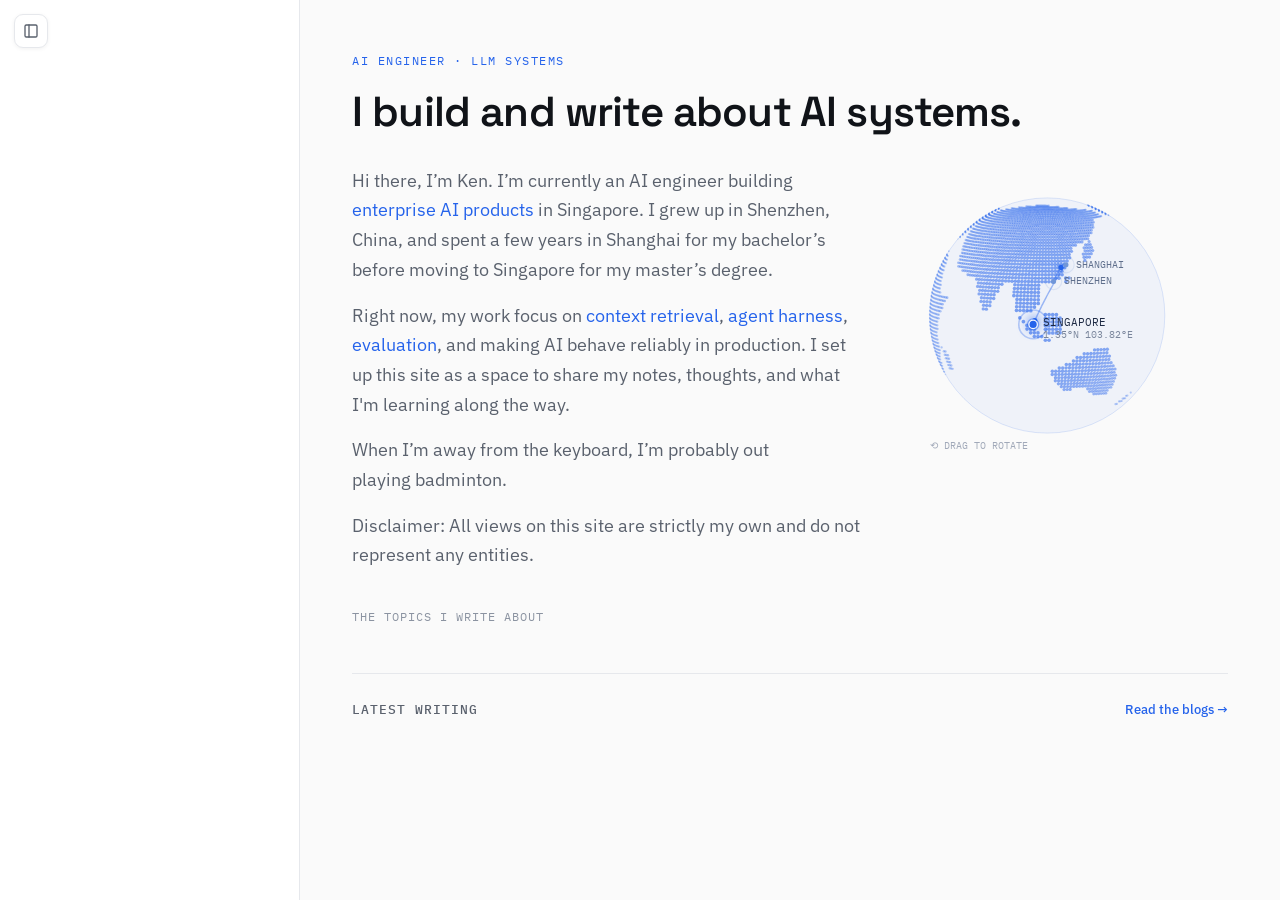
<file: index.html>
<!DOCTYPE html>
<html lang="en" data-theme="light">
<head>
<meta charset="UTF-8">
<meta name="viewport" content="width=device-width, initial-scale=1">
<link rel="icon" type="image/svg+xml" href="assets/favicon.svg">
<title>Ken Huang — AI Engineer</title>
<meta name="description" content="Ken Huang — AI engineer. Notes on building reliable systems with LLMs: retrieval, evals, fine-tuning.">
<meta name="author" content="Ken Huang">
<link rel="canonical" href="https://hzjken.dev/">
<meta property="og:type" content="website">
<meta property="og:site_name" content="Ken Huang">
<meta property="og:title" content="Ken Huang — AI Engineer">
<meta property="og:description" content="Ken Huang — AI engineer. Notes on building reliable systems with LLMs: retrieval, evals, fine-tuning.">
<meta property="og:url" content="https://hzjken.dev/">
<meta name="twitter:card" content="summary">
<script type="application/ld+json">
{"@context":"https://schema.org","@type":"Person","name":"Ken Huang","url":"https://hzjken.dev/","jobTitle":"AI Engineer","description":"AI engineer building enterprise AI products in Singapore. Notes on retrieval, evals, and agent harnesses.","knowsAbout":["RAG","LLM systems","AI agents","evaluation"]}
</script>
<link rel="preconnect" href="https://fonts.googleapis.com">
<link rel="preconnect" href="https://fonts.gstatic.com" crossorigin>
<link href="https://fonts.googleapis.com/css2?family=IBM+Plex+Sans:wght@400;500;600;700&family=IBM+Plex+Mono:wght@400;500&family=Space+Grotesk:wght@500;600;700&display=swap" rel="stylesheet">
<link rel="stylesheet" href="styles.css">
<script src="theme.js"></script>
</head>
<body>
<div class="layout">

  <aside class="sidebar" data-page="about"></aside>

  <main class="main">
    <div class="eyebrow">AI Engineer · LLM Systems</div>
    <h1 class="hero-title">I build and write about AI systems.</h1>

    <div class="intro">
      <div class="intro-copy">
        <p class="lead">Hi there, I’m Ken. I’m currently an AI engineer building <strong>enterprise AI products</strong> in Singapore. I grew up in Shenzhen, China, and spent a few years in Shanghai for my bachelor’s before moving to Singapore for my master’s degree.</p>
        <p class="lead">Right now, my work focus on <strong>context retrieval</strong>, <strong>agent harness</strong>, <strong>evaluation</strong>, and making AI behave reliably in production. I set up this site as a space to share my notes, thoughts, and what I'm learning along the way.</p>
        <p class="lead">When I’m away from the keyboard, I’m probably out playing badminton.</p>
        <p class="lead" style="margin-bottom:30px">Disclaimer: All views on this site are strictly my own and do not represent any entities.</p>
      </div>
      <world-globe class="hero-globe" network="on"></world-globe>
    </div>

    <div style="margin-bottom:36px">
      <div class="block-label">The topics I write about</div>
      <div class="topics"><!--SERIES:START--><!--SERIES:END--></div>
    </div>

    <div class="section-head">
      <h2>Latest writing</h2>
      <a class="link-accent" href="blogs.html">Read the blogs →</a>
    </div>
    <!--LATEST:START--><!--LATEST:END-->
  </main>

</div>
<script src="assets/globe.js"></script>
<script>
  // Keep the globe's theme in sync with the site's data-theme (it reads the
  // attribute every frame, so updating it here re-colours on the next paint).
  (function () {
    var root = document.documentElement;
    function sync() {
      var mode = root.getAttribute('data-theme') || 'light';
      document.querySelectorAll('world-globe').forEach(function (g) {
        g.setAttribute('theme', mode);
      });
    }
    sync();
    new MutationObserver(sync).observe(root, { attributes: true, attributeFilter: ['data-theme'] });
  })();
</script>
</body>
</html>
</file>
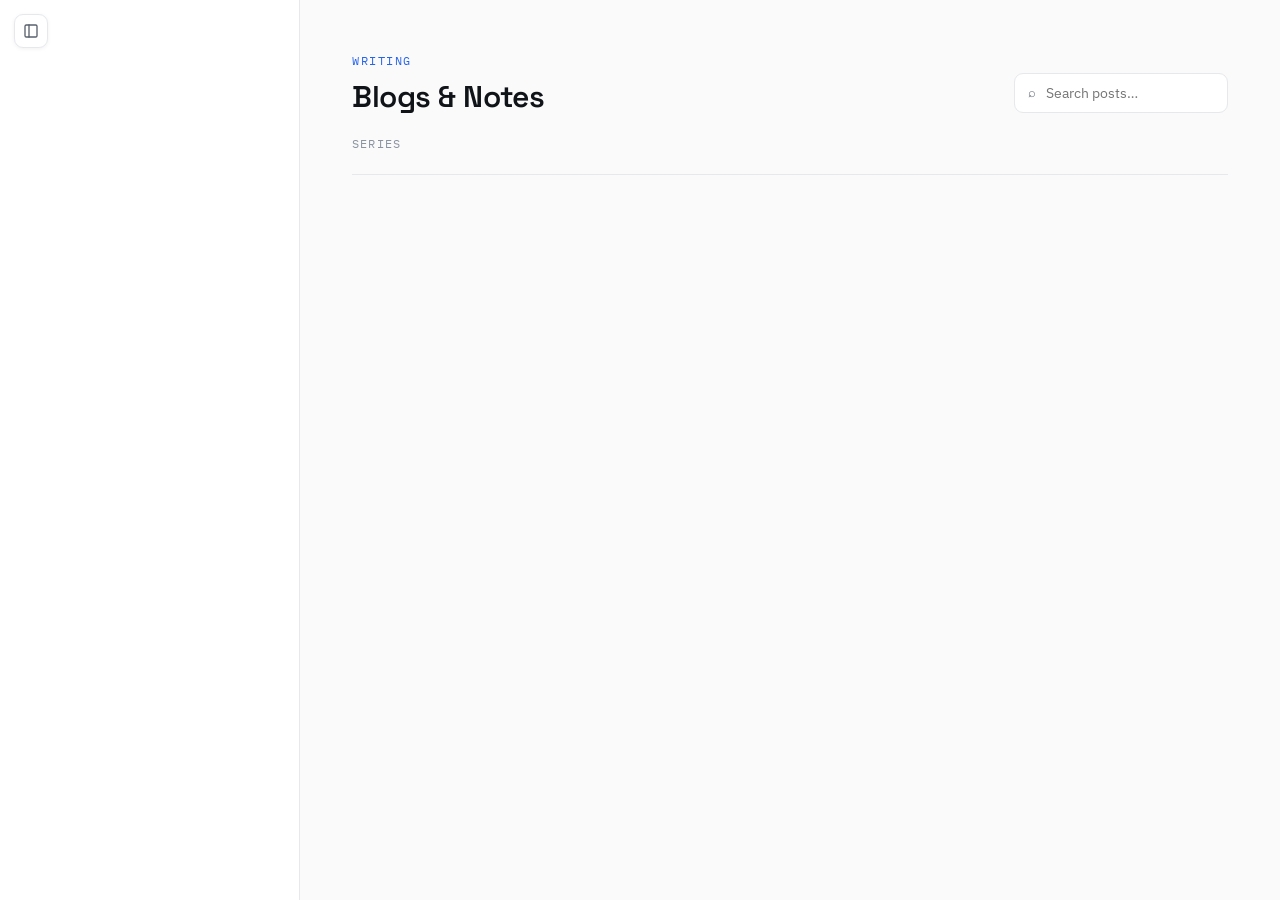
<file: blogs.html>
<!DOCTYPE html>
<html lang="en" data-theme="light">
<head>
<meta charset="UTF-8">
<meta name="viewport" content="width=device-width, initial-scale=1">
<link rel="icon" type="image/svg+xml" href="assets/favicon.svg">
<title>Blog — Ken Huang</title>
<meta name="description" content="Learning notes and essays on LLMs, retrieval, evals and fine-tuning.">
<meta name="author" content="Ken Huang">
<link rel="canonical" href="https://hzjken.dev/blogs.html">
<meta property="og:type" content="website">
<meta property="og:site_name" content="Ken Huang">
<meta property="og:title" content="Blog — Ken Huang">
<meta property="og:description" content="Learning notes and essays on LLMs, retrieval, evals and fine-tuning.">
<meta property="og:url" content="https://hzjken.dev/blogs.html">
<meta name="twitter:card" content="summary">
<link rel="preconnect" href="https://fonts.googleapis.com">
<link rel="preconnect" href="https://fonts.gstatic.com" crossorigin>
<link href="https://fonts.googleapis.com/css2?family=IBM+Plex+Sans:wght@400;500;600;700&family=IBM+Plex+Mono:wght@400;500&family=Space+Grotesk:wght@500;600;700&display=swap" rel="stylesheet">
<link rel="stylesheet" href="styles.css">
<script src="theme.js"></script>
</head>
<body>
<div class="layout">

  <aside class="sidebar" data-page="blog"></aside>

  <main class="main">
    <div class="page-head">
      <div>
        <div class="eyebrow" style="margin-bottom:10px">Writing</div>
        <h1 class="page-title">Blogs &amp; Notes</h1>
      </div>
      <div class="search"><span>⌕</span><input id="q" type="search" placeholder="Search posts…" autocomplete="off"></div>
    </div>

    <div class="filter-row" id="seriesFilters">
      <span class="filter-label">Series</span><!--SERIESFILTERS:START--><!--SERIESFILTERS:END-->
    </div>

    <div id="posts"><!--POSTS:START--><!--POSTS:END--></div>
    <p class="no-results" id="noResults">No posts match your search.</p>
  </main>

</div>

<script>
(function () {
  var q = document.getElementById('q');
  var seriesChips = [].slice.call(document.querySelectorAll('#seriesFilters .series-chip'));
  var rows = [].slice.call(document.querySelectorAll('#posts .post-row'));
  var noResults = document.getElementById('noResults');
  var activeSeries = 'all';

  function apply() {
    var term = (q.value || '').trim().toLowerCase();
    var shown = 0;
    rows.forEach(function (r) {
      var tags = (r.getAttribute('data-tags') || '').toLowerCase();
      var title = (r.getAttribute('data-title') || '').toLowerCase();
      var series = (r.getAttribute('data-series') || 'notes').toLowerCase();
      var matchSeries = activeSeries === 'all' || series === activeSeries.toLowerCase();
      var matchTerm = !term || title.indexOf(term) !== -1 || tags.indexOf(term) !== -1;
      var show = matchSeries && matchTerm;
      r.style.display = show ? '' : 'none';
      if (show) shown++;
    });
    noResults.style.display = shown ? 'none' : 'block';
  }

  seriesChips.forEach(function (c) {
    c.addEventListener('click', function () {
      seriesChips.forEach(function (x) { x.classList.remove('active'); });
      c.classList.add('active');
      activeSeries = c.getAttribute('data-series');
      apply();
    });
  });
  q.addEventListener('input', apply);

  // deep-link: blogs.html?series=<slug> (e.g. from "What I write about")
  var m = (location.search || '').match(/[?&]series=([^&]+)/);
  if (m) {
    var want = m[1].toLowerCase();
    var chip = seriesChips.filter(function (c) {
      return c.getAttribute('data-series').toLowerCase() === want;
    })[0];
    if (chip) chip.click();
  }
})();
</script>
</body>
</html>
</file>
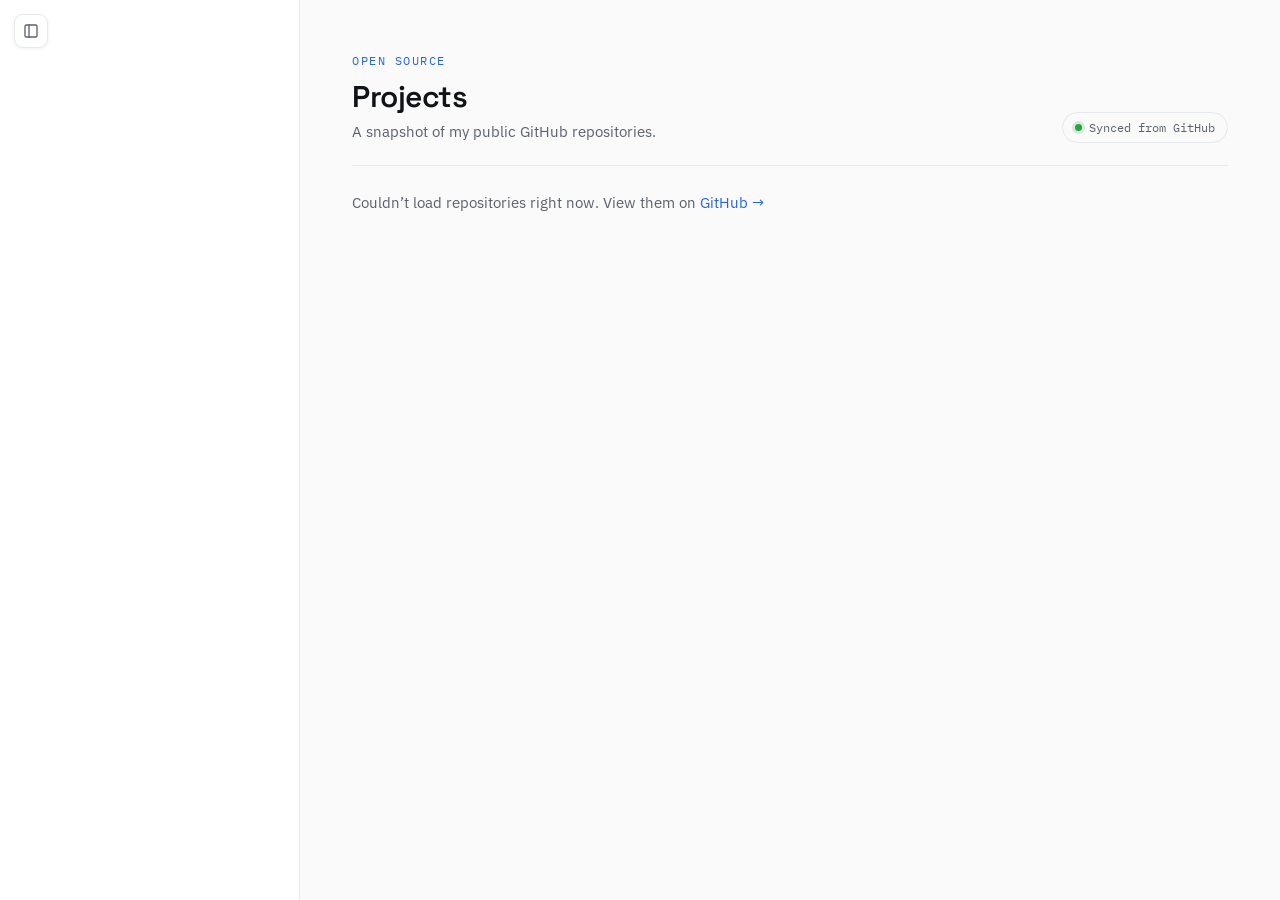
<file: projects.html>
<!DOCTYPE html>
<html lang="en" data-theme="light">
<head>
<meta charset="UTF-8">
<meta name="viewport" content="width=device-width, initial-scale=1">
<link rel="icon" type="image/svg+xml" href="assets/favicon.svg">
<title>Projects — Ken Huang</title>
<meta name="description" content="Open-source projects by Ken Huang.">
<meta name="author" content="Ken Huang">
<link rel="canonical" href="https://hzjken.dev/projects.html">
<meta property="og:type" content="website">
<meta property="og:site_name" content="Ken Huang">
<meta property="og:title" content="Projects — Ken Huang">
<meta property="og:description" content="Open-source projects by Ken Huang.">
<meta property="og:url" content="https://hzjken.dev/projects.html">
<meta name="twitter:card" content="summary">
<link rel="preconnect" href="https://fonts.googleapis.com">
<link rel="preconnect" href="https://fonts.gstatic.com" crossorigin>
<link href="https://fonts.googleapis.com/css2?family=IBM+Plex+Sans:wght@400;500;600;700&family=IBM+Plex+Mono:wght@400;500&family=Space+Grotesk:wght@500;600;700&display=swap" rel="stylesheet">
<link rel="stylesheet" href="styles.css">
<script src="theme.js"></script>
<script src="projects.js" defer></script>
</head>
<body>
<div class="layout">

  <aside class="sidebar" data-page="projects"></aside>

  <main class="main">
    <div class="proj-head">
      <div>
        <div class="eyebrow" style="margin-bottom:10px">Open source</div>
        <h1 class="page-title" style="margin-bottom:8px">Projects</h1>
        <p style="margin:0;font-size:14.5px;color:var(--muted)">A snapshot of my public GitHub repositories.</p>
      </div>
      <span class="synced"><span class="dot"></span>Synced from GitHub</span>
    </div>

    <div class="project-grid" id="project-grid" aria-busy="true">
      <p class="proj-note">Loading repositories from GitHub…</p>
    </div>
    <noscript>
      <p class="proj-note">Enable JavaScript to see live repositories, or browse them on
        <a href="https://github.com/hzjken?tab=repositories" target="_blank" rel="noopener">GitHub →</a></p>
    </noscript>
  </main>

</div>
</body>
</html>
</file>
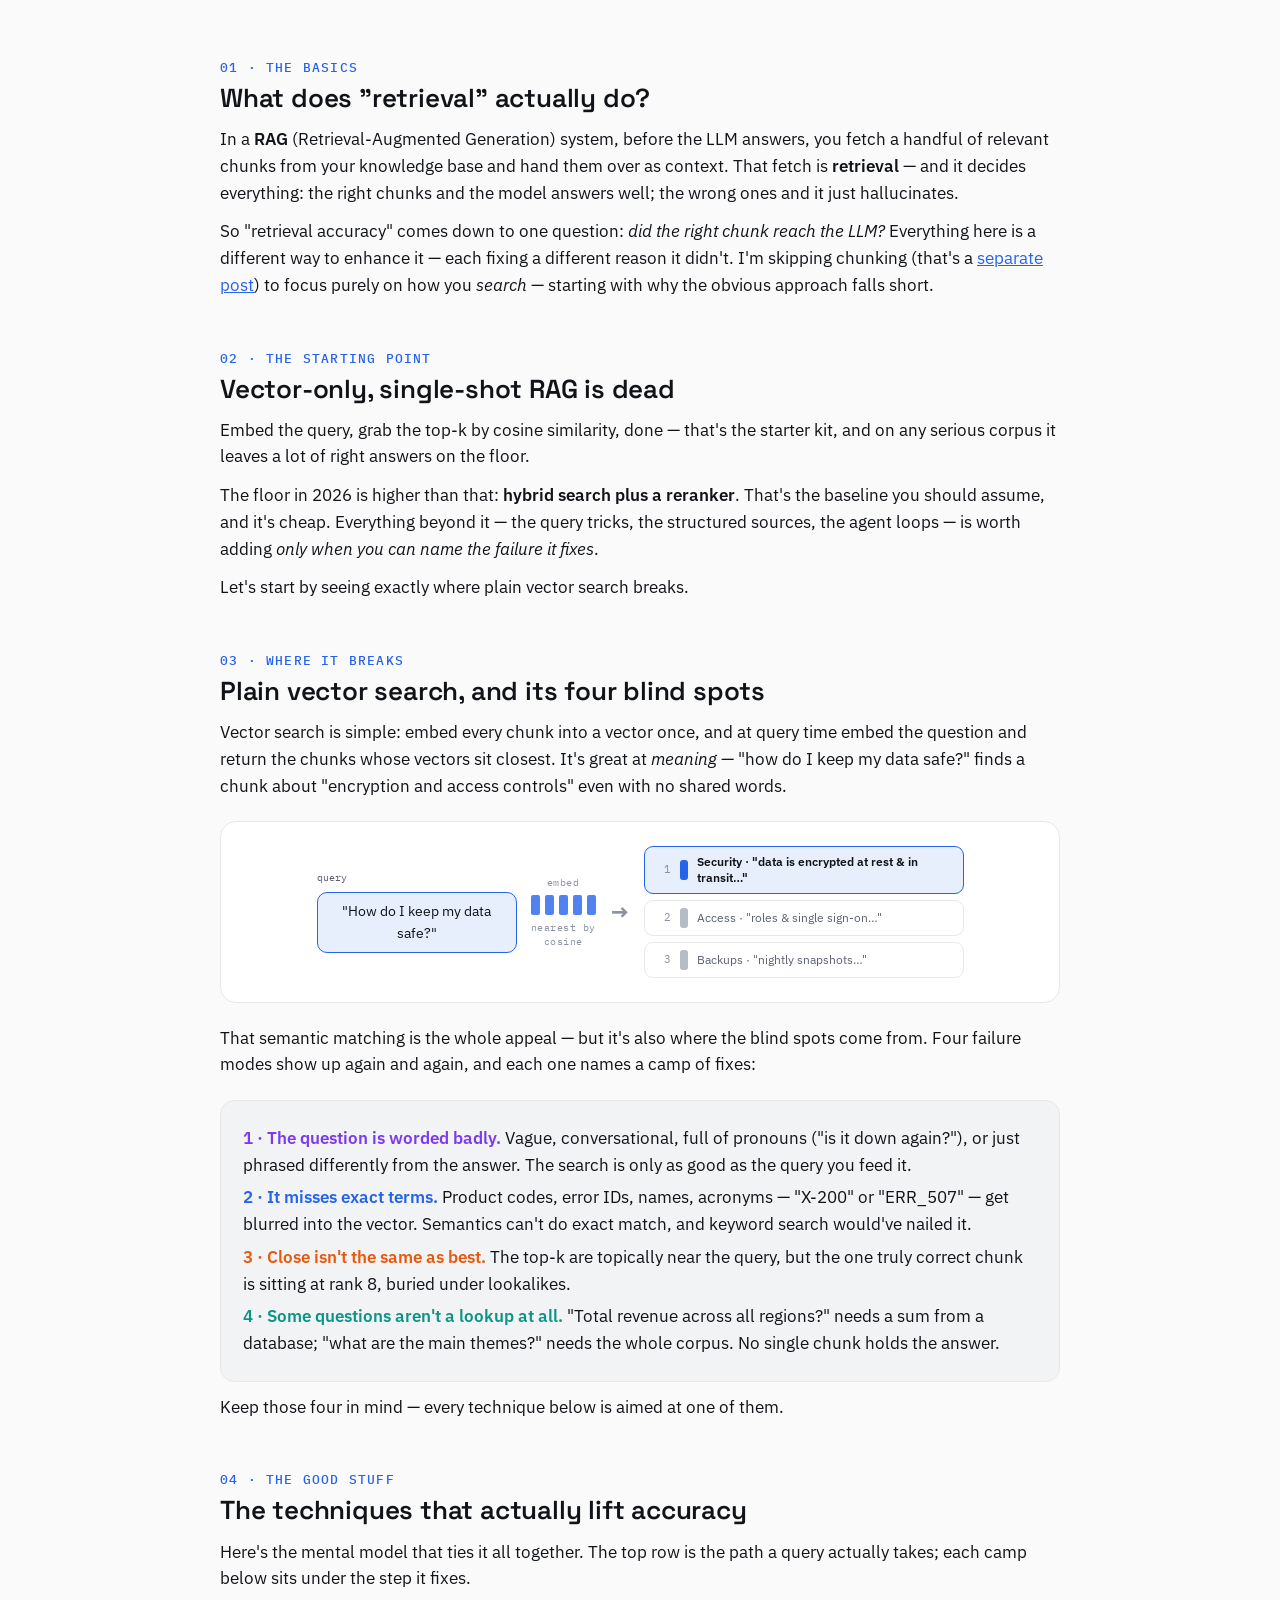
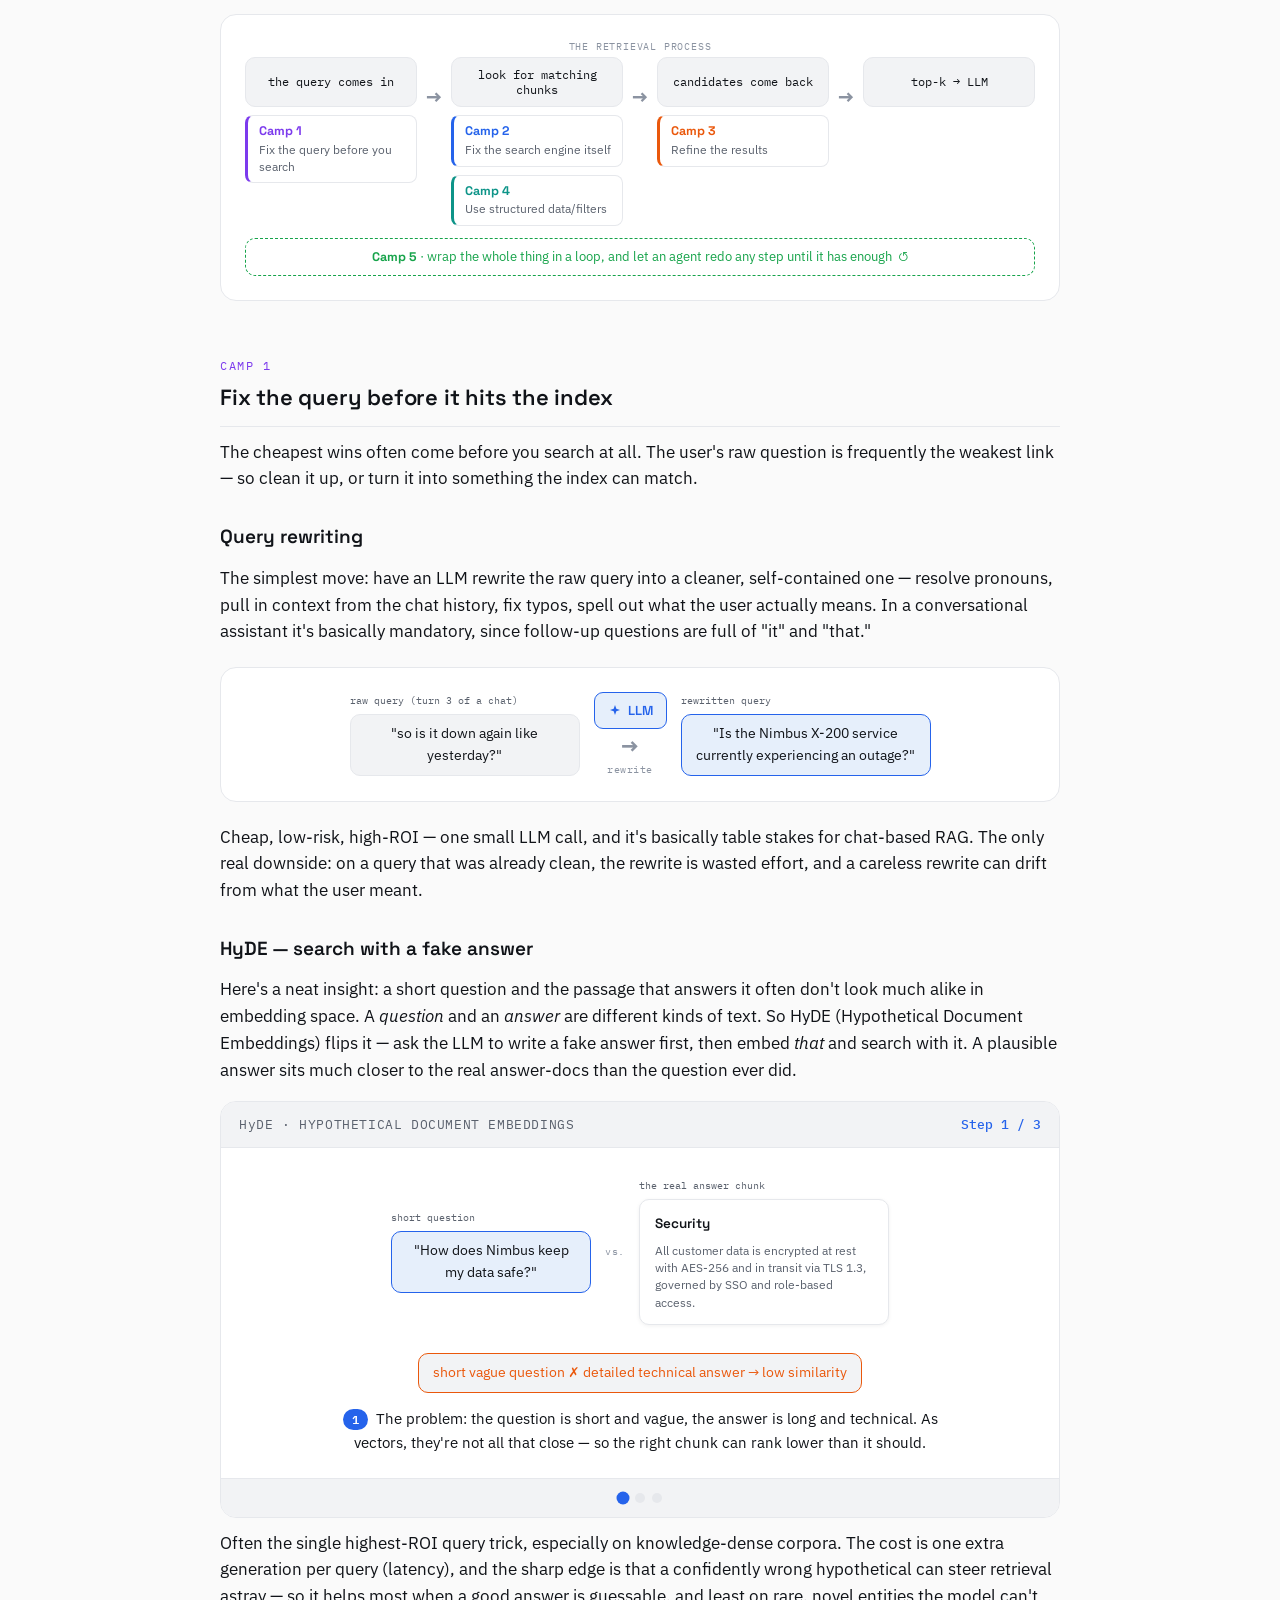
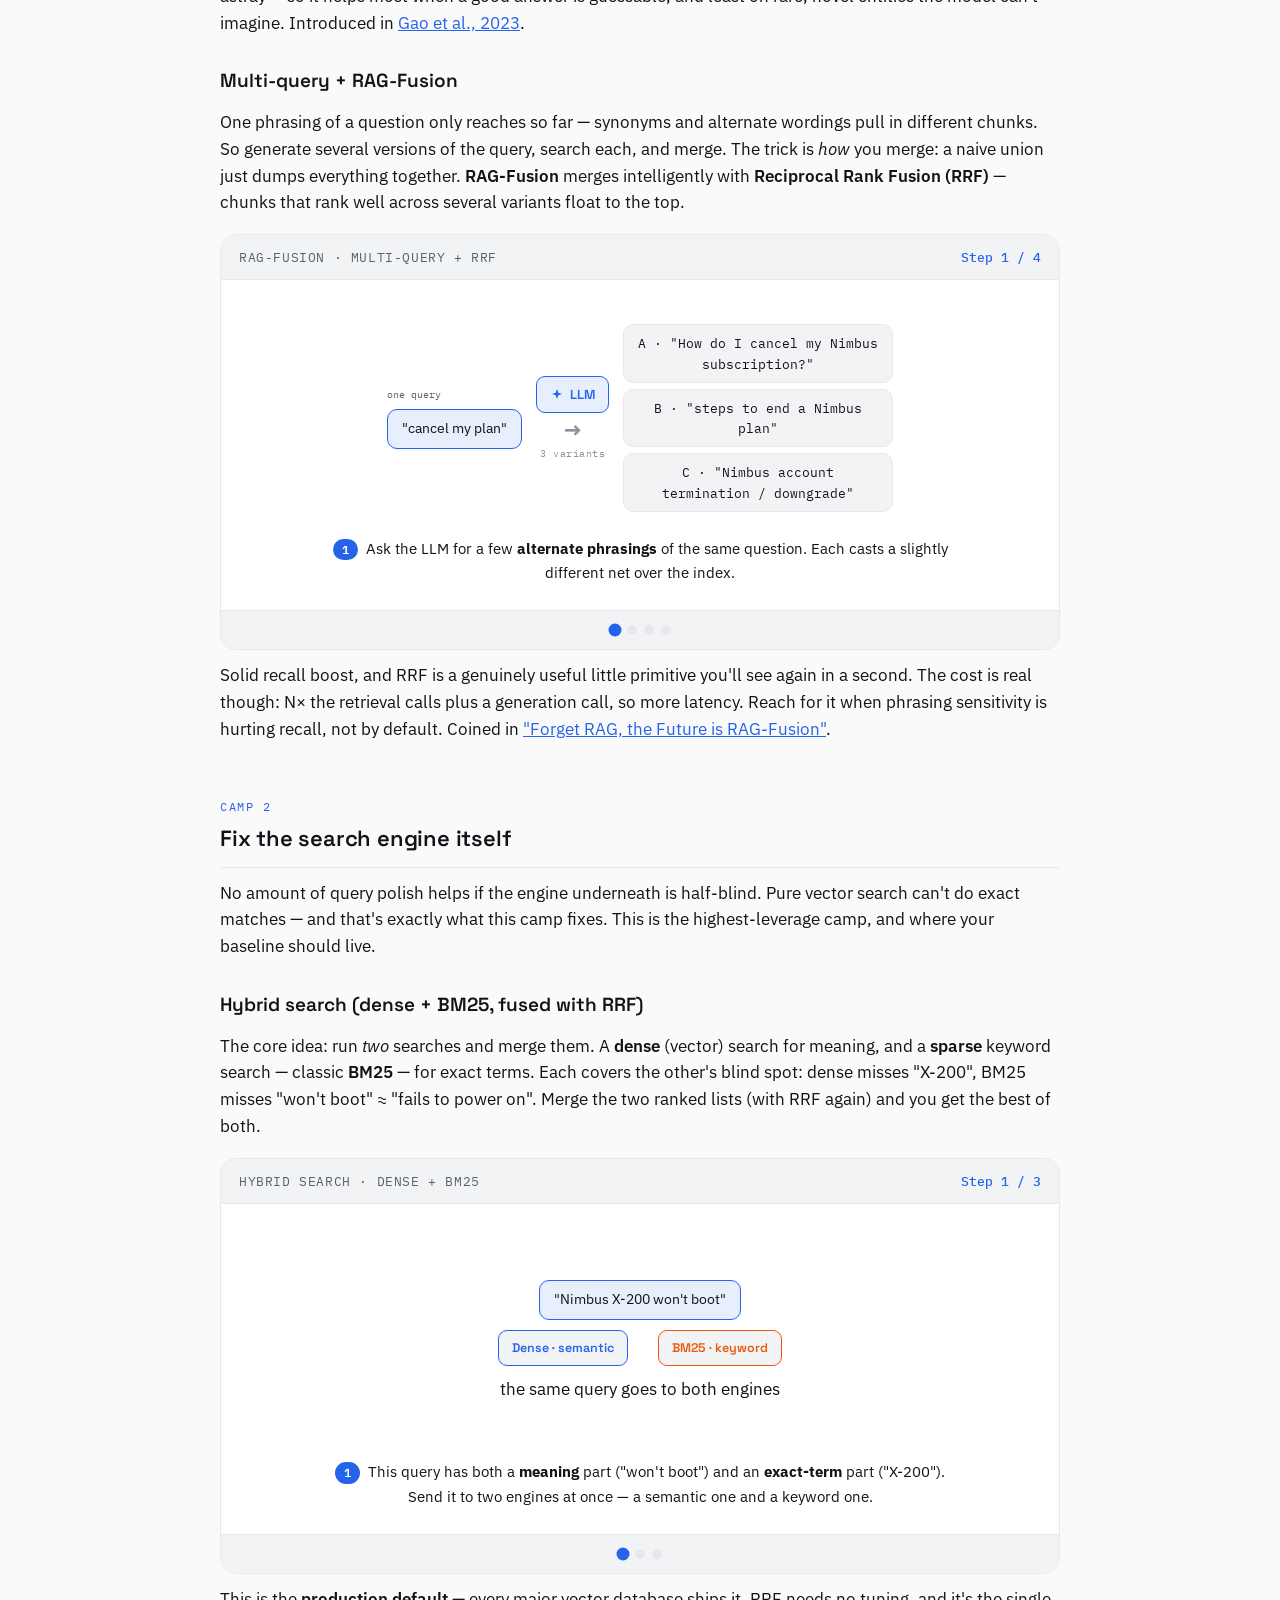
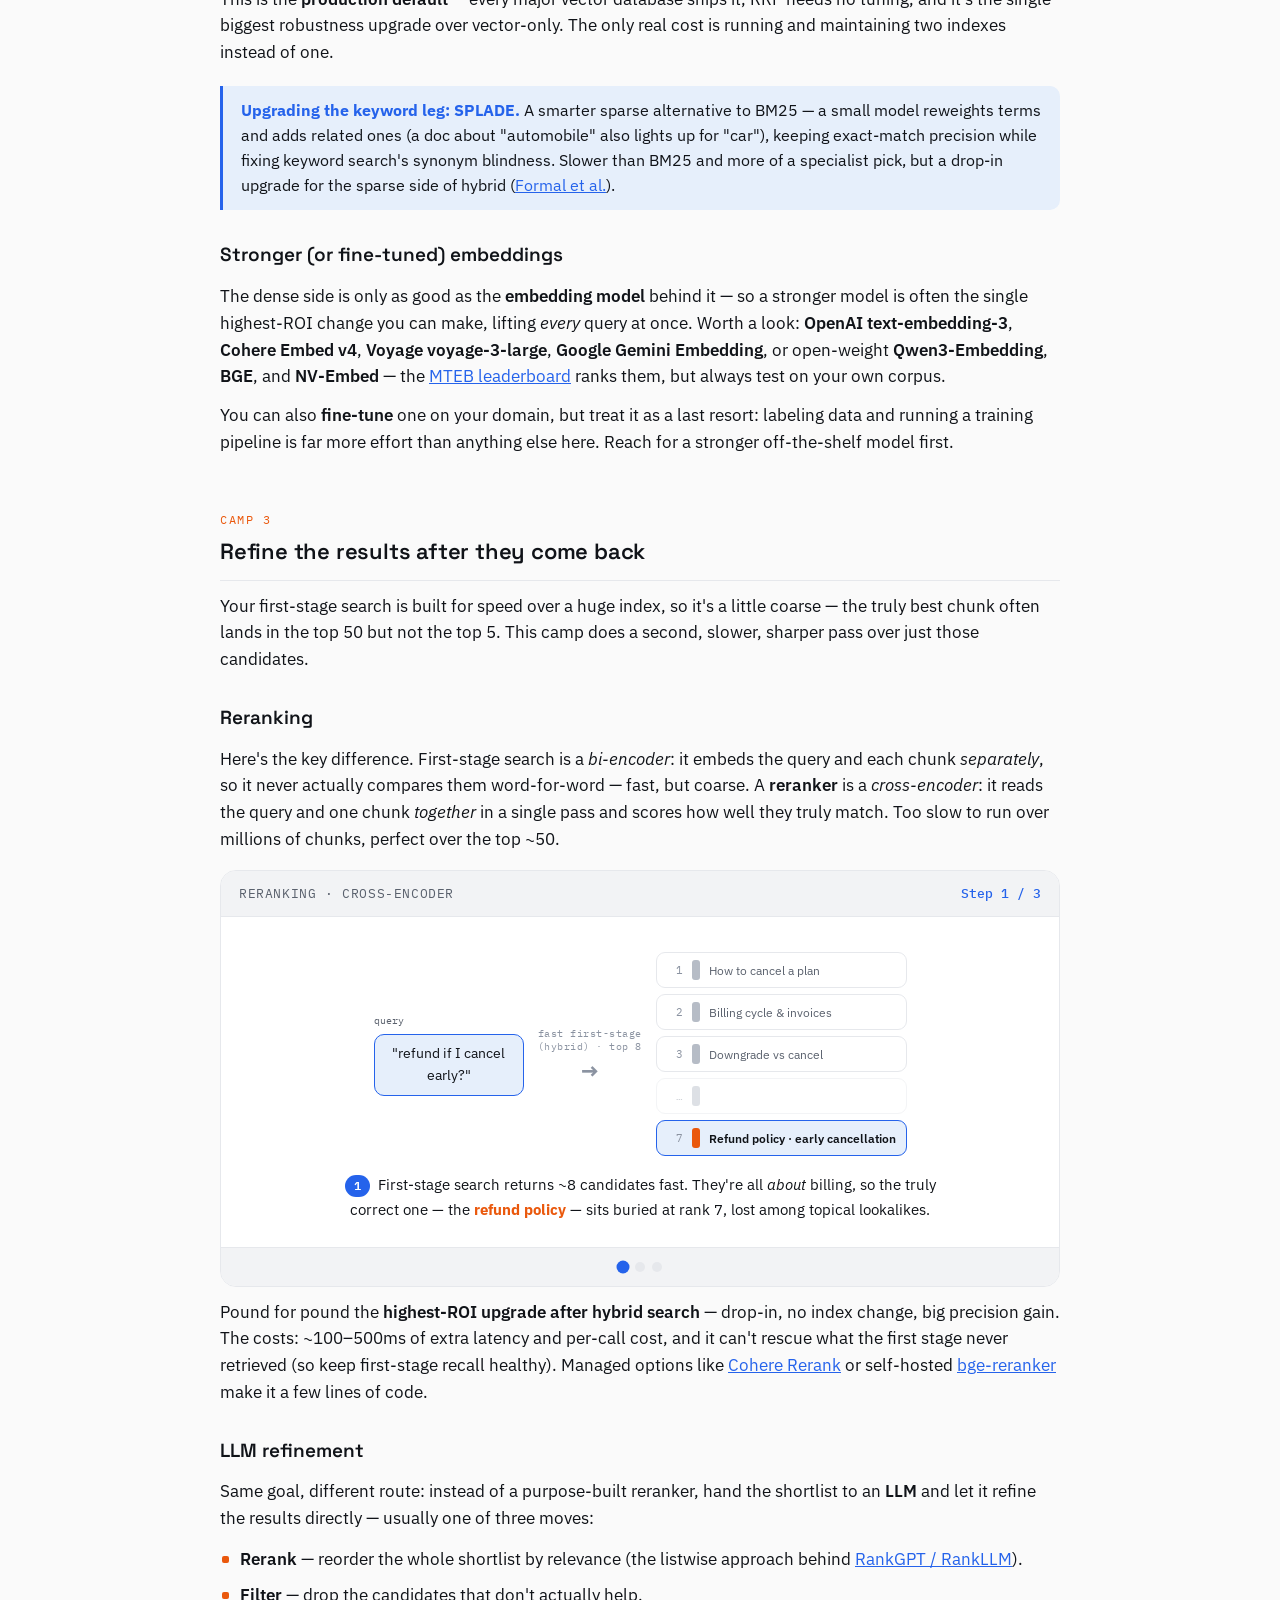
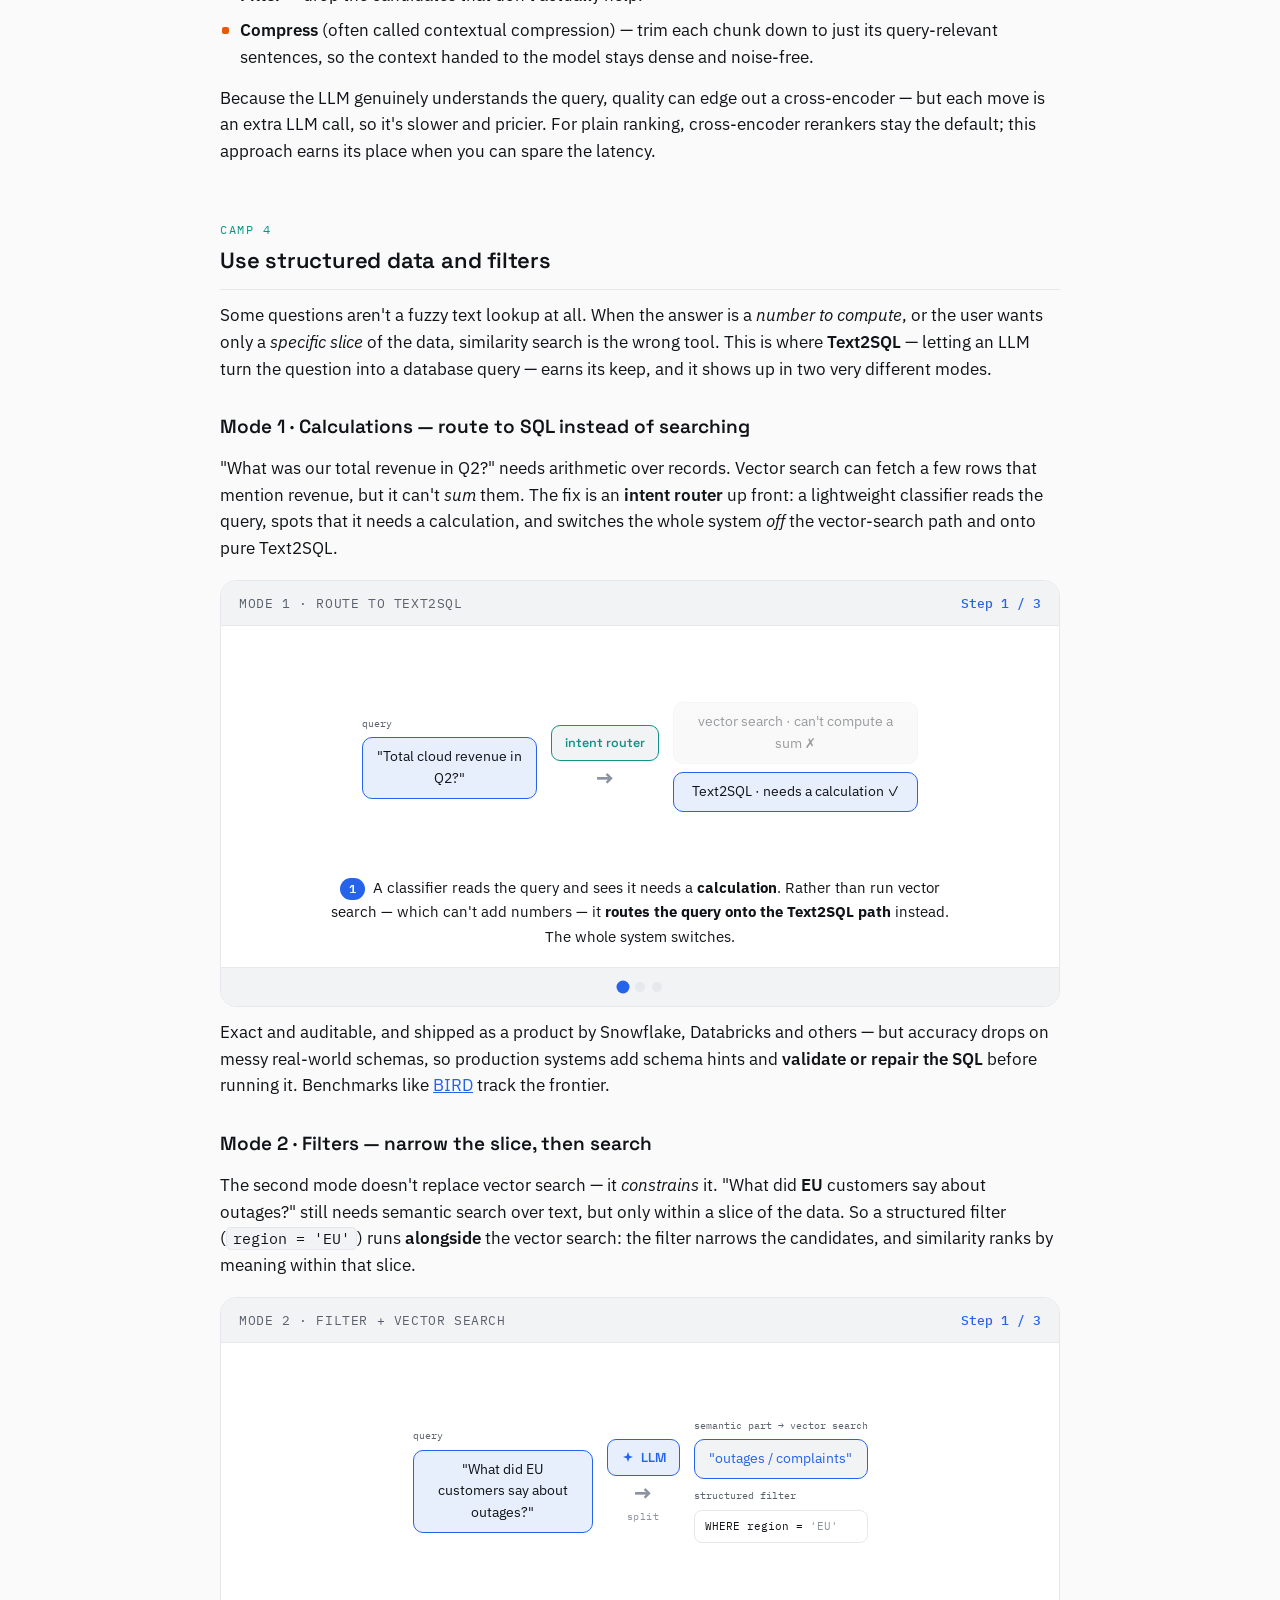
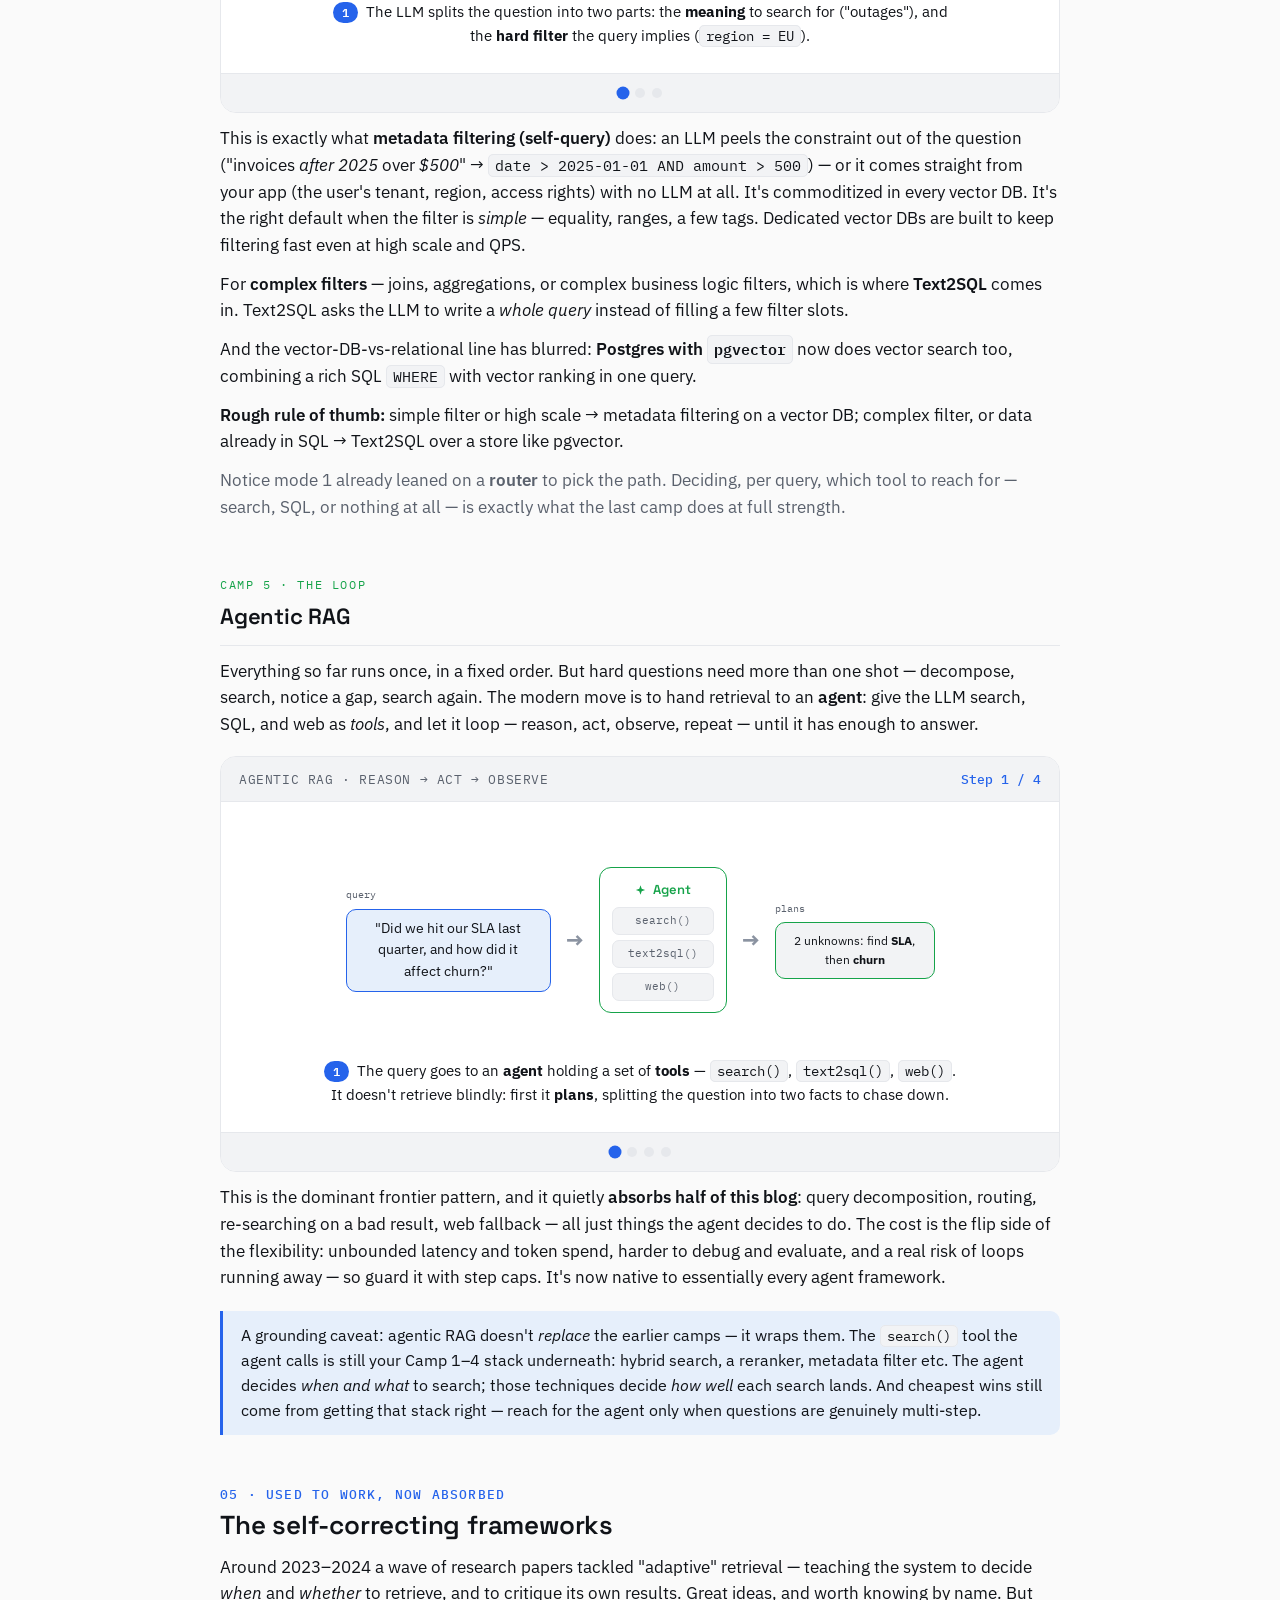
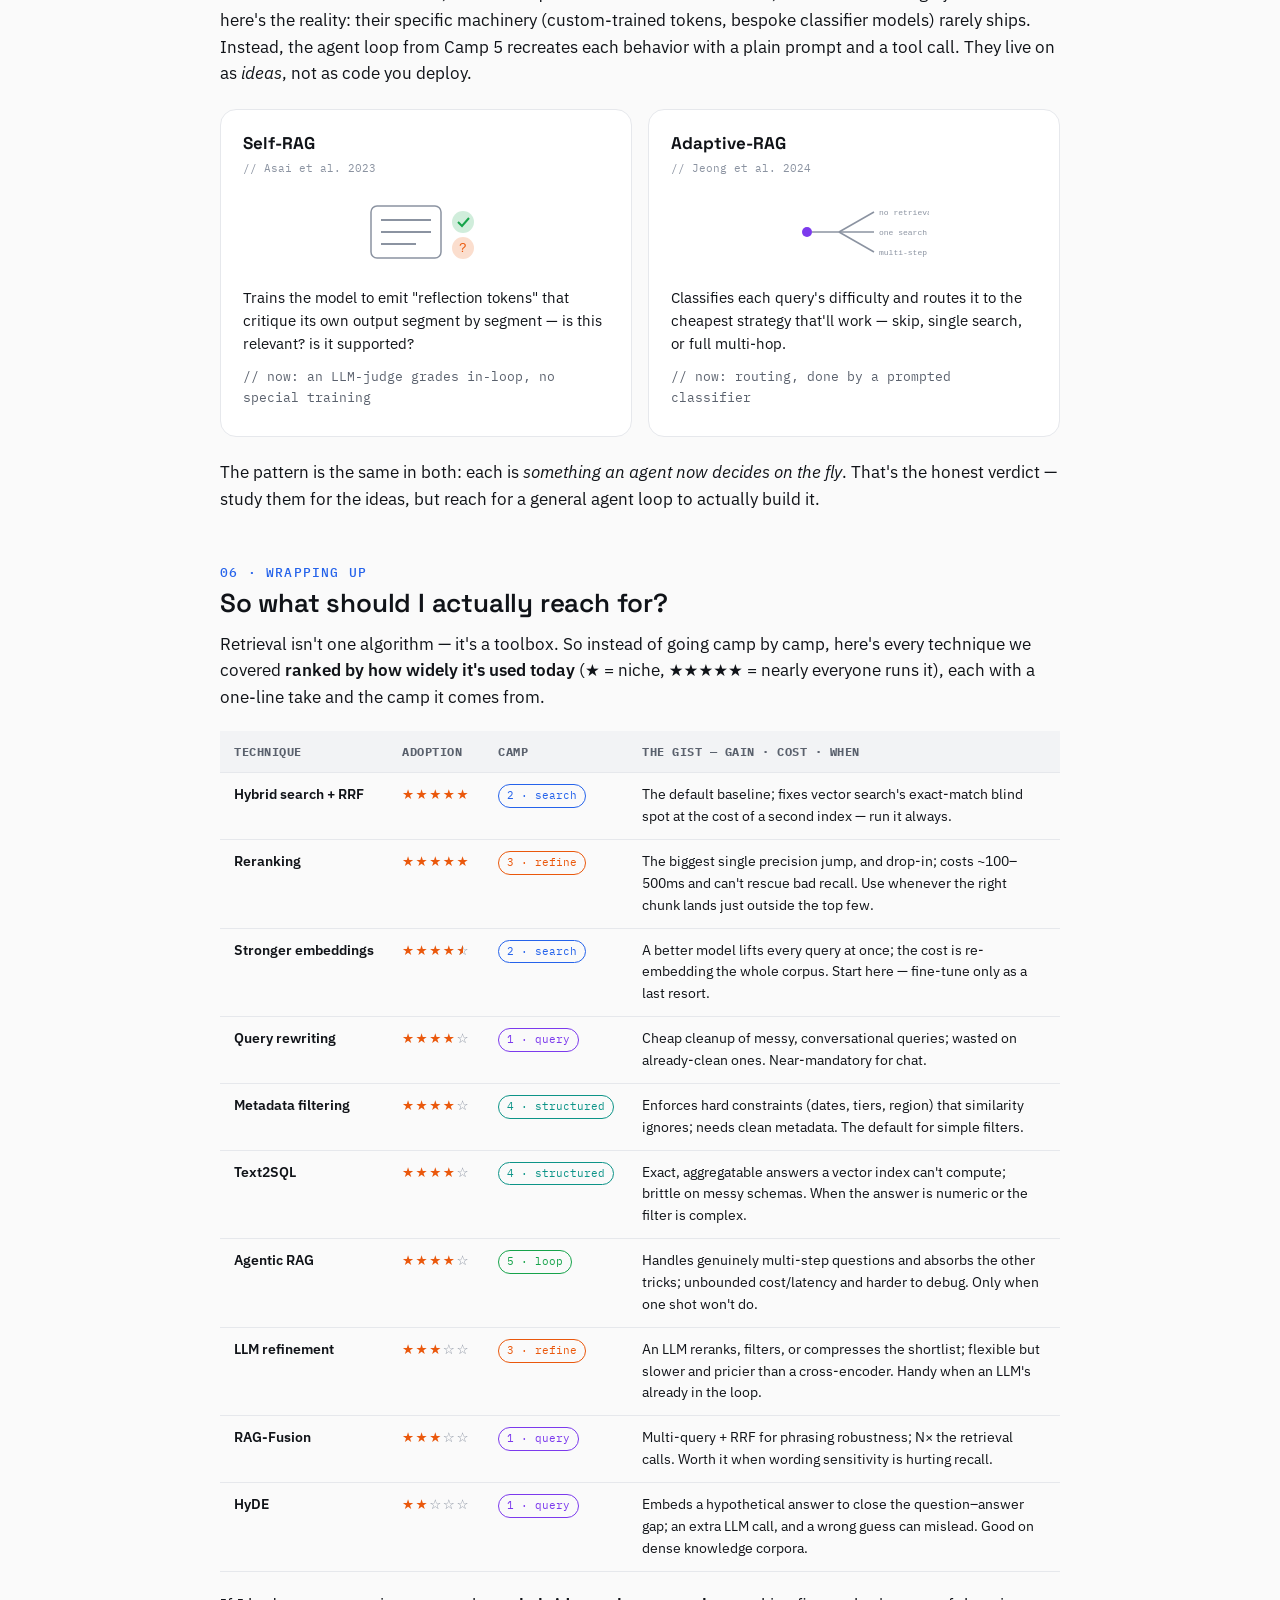
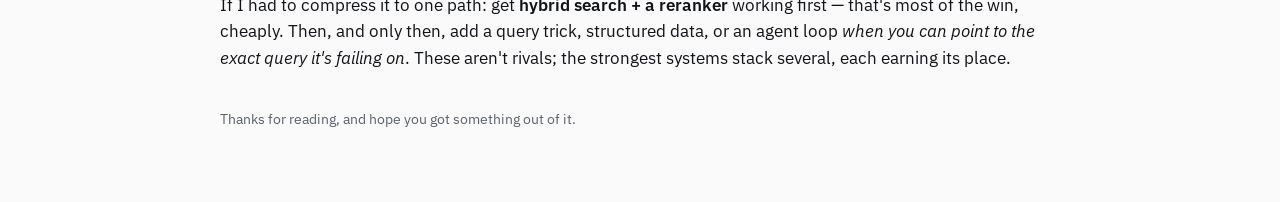
<file: blogs/enhancing-retrieval-accuracy-in-rag.html>
<!--
title: How to Improve RAG Retrieval Accuracy: 8 Techniques That Work
date: 2026-07-11
tags: RAG, Retrieval, Search
series: Context Retrieval
description: A practical, visual field guide to the techniques that actually lift retrieval accuracy in RAG — fixing the query, the search, the results, and knowing when to just let an agent drive.
-->
<!DOCTYPE html>
<html lang="en" data-theme="light">
<head>
<meta charset="UTF-8">
<meta name="viewport" content="width=device-width, initial-scale=1">
<title>How to Improve RAG Retrieval Accuracy: 8 Techniques That Work</title>
<link rel="preconnect" href="https://fonts.googleapis.com">
<link rel="preconnect" href="https://fonts.gstatic.com" crossorigin>
<link href="https://fonts.googleapis.com/css2?family=IBM+Plex+Sans:wght@400;500;600;700&family=IBM+Plex+Mono:wght@400;500&family=Space+Grotesk:wght@500;600;700&display=swap" rel="stylesheet">
<style>
/* ---------- theme tokens (mirrors the site) ---------- */
:root{
  --bg:#fafafa; --surface:#ffffff; --panel:#f2f3f5;
  --fg:#101318; --muted:#5a616d; --faint:#8b93a1;
  --border:#e6e8ec; --accent:#2563eb; --accent-soft:#e6effb;
  /* semantic cluster palette */
  --c1:#16a34a; --c2:#2563eb; --c3:#0d9488; --c4:#ea580c; --c5:#7c3aed;
  --cn:#b6bcc6; --cw:#ffffff; --cw-bd:#cfd4dc;
  --sans:'IBM Plex Sans',system-ui,sans-serif;
  --display:'Space Grotesk',system-ui,sans-serif;
  --mono:'IBM Plex Mono',ui-monospace,Menlo,monospace;
}
html[data-theme="dark"]{
  --bg:#0b0d11; --surface:#12151b; --panel:#161a21;
  --fg:#e9ebef; --muted:#949bab; --faint:#6c7686;
  --border:#222732; --accent:#60a5fa; --accent-soft:#16223c;
  --c1:#22c55e; --c2:#3b82f6; --c3:#2dd4bf; --c4:#f97316; --c5:#a78bfa;
  --cn:#454b57; --cw:#e8ecf2; --cw-bd:#aeb6c2;
}
*{box-sizing:border-box;}
html,body{margin:0;}
body{
  background:var(--bg); color:var(--fg);
  font-family:var(--sans); line-height:1.62; font-size:16.5px;
  -webkit-font-smoothing:antialiased;
}
.wrap{max-width:880px; margin:0 auto; padding:8px 20px 60px;}

/* ---------- typography ---------- */
h2{font-family:var(--display); font-weight:600; font-size:26px; line-height:1.2;
   margin:52px 0 6px; letter-spacing:-.2px;}
h2 .kicker{display:block; font-family:var(--mono); font-size:12.5px; font-weight:500;
   letter-spacing:1.2px; text-transform:uppercase; color:var(--accent); margin-bottom:8px;}
h3{font-family:var(--display); font-weight:600; font-size:19px; margin:30px 0 4px;}
p{margin:12px 0;}
a{color:var(--accent);}
strong{font-weight:600;}
.lead{font-size:19px; line-height:1.6; color:var(--fg);}
.muted{color:var(--muted);}
code{font-family:var(--mono); font-size:.9em; background:var(--panel);
  border:1px solid var(--border); border-radius:5px; padding:1px 6px;}
hr{border:none; border-top:1px solid var(--border); margin:44px 0;}

/* ---------- boxes / callouts ---------- */
.tldr{background:var(--panel); border:1px solid var(--border); border-radius:14px;
  padding:18px 22px; margin:22px 0 8px;}
.tldr h4{margin:0 0 6px; font-family:var(--mono); font-size:12.5px; letter-spacing:1px;
  text-transform:uppercase; color:var(--accent);}
.tldr p{margin:6px 0;}
.note{border-left:3px solid var(--accent); background:var(--accent-soft);
  border-radius:0 10px 10px 0; padding:12px 18px; margin:20px 0; font-size:15.5px;}
.note b{color:var(--accent);}
.moves{margin:14px 0; padding:0; list-style:none;}
.moves li{position:relative; padding-left:20px; margin:9px 0;}
.moves li::before{content:""; position:absolute; left:2px; top:10px; width:7px; height:7px;
  border-radius:2px; background:var(--c4);}

/* ---------- generic diagram shells ---------- */
.diagram{background:var(--surface); border:1px solid var(--border); border-radius:16px;
  padding:24px; margin:22px 0;}
.flow{display:flex; flex-wrap:wrap; align-items:stretch; gap:10px; justify-content:center;}
.arrow{display:flex; align-items:center; color:var(--faint); font-size:22px; font-weight:700;}

/* ---------- mental-model: process on top, camps aligned below ---------- */
.mmflow{display:flex; align-items:flex-start; justify-content:center; gap:8px; flex-wrap:wrap;}
.mmcol{flex:1 1 150px; min-width:132px; display:flex; flex-direction:column; gap:8px;}
.mm-proclbl{font-family:var(--mono); font-size:10px; letter-spacing:.8px; text-transform:uppercase;
  color:var(--faint); text-align:center; margin-bottom:2px;}
.mm-step{min-height:50px; display:flex; align-items:center; justify-content:center; text-align:center;
  background:var(--panel); border:1px solid var(--border); border-radius:10px; padding:8px 10px;
  font-family:var(--mono); font-size:12px; color:var(--fg); line-height:1.3;}
.mm-camp{border:1px solid var(--border); border-left-width:3px; border-radius:8px; padding:7px 11px;
  font-size:12px; line-height:1.4; background:var(--surface); color:var(--muted);}
.mm-camp b{font-family:var(--display); display:block; font-size:12.5px; margin-bottom:1px;}
.mm-camp.k5{border-left-color:var(--c5);} .mm-camp.k2{border-left-color:var(--c2);}
.mm-camp.k3{border-left-color:var(--c3);} .mm-camp.k4{border-left-color:var(--c4);}
.mm-arrow{align-self:flex-start; margin-top:24px; color:var(--faint); font-size:20px; font-weight:700; flex:0 0 auto;}
.mm-loop{margin:12px 0 0; border:1px dashed var(--c1); border-radius:10px; padding:9px 12px;
  text-align:center; font-size:12.5px; color:var(--c1); line-height:1.4;}
.mm-loop b{font-family:var(--display);}
@media(max-width:620px){ .mm-arrow{transform:rotate(90deg); align-self:center; margin:0;} .mmcol{flex-basis:100%;} }

/* ---------- stepper ---------- */
.stepper{background:var(--surface); border:1px solid var(--border); border-radius:16px;
  margin:18px 0 8px; overflow:hidden; outline:none;}
.stepper:focus-visible{border-color:var(--accent); box-shadow:0 0 0 3px var(--accent-soft);}
.stepper .head{display:flex; align-items:center; justify-content:space-between;
  padding:12px 18px; border-bottom:1px solid var(--border); background:var(--panel);}
.stepper .head .ttl{font-family:var(--mono); font-size:12.5px; letter-spacing:.6px; color:var(--muted);}
.stepper .head .counter{font-family:var(--mono); font-size:12.5px; color:var(--accent); font-weight:500;}
.stage{position:relative; min-height:330px; padding:26px 24px 6px;
  display:flex; flex-direction:column; align-items:center; justify-content:center;}
.step{display:none; width:100%;}
.step.active{display:block; animation:fade .25s ease;}
@keyframes fade{from{opacity:0; transform:translateY(4px);} to{opacity:1; transform:none;}}
.stage .viz{display:flex; flex-direction:column; align-items:center; justify-content:center;
  gap:14px; min-height:210px;}
.cap{margin-top:14px; text-align:center; font-size:15px; color:var(--fg);
  max-width:640px; margin-left:auto; margin-right:auto;}
.cap .n{display:inline-block; background:var(--accent); color:#fff; font-family:var(--mono);
  font-size:12px; font-weight:600; border-radius:999px; padding:1px 9px; margin-right:8px;}
.controls{display:flex; align-items:center; justify-content:center; gap:16px;
  padding:14px; border-top:1px solid var(--border); background:var(--panel);}
.dots{display:flex; gap:7px;}
.dot{width:10px; height:10px; border-radius:50%; padding:0; border:none; cursor:pointer;
  background:var(--border); transition:.15s;}
.dot:hover{background:var(--faint);}
.dot.on{background:var(--accent); transform:scale(1.3);}

/* generic little pieces used inside steps */
.stack{display:flex; flex-direction:column; gap:10px; align-items:center;}
.pill{background:var(--panel); border:1px solid var(--border); border-radius:10px;
  padding:8px 14px; font-size:13.5px; max-width:520px; text-align:center;}
.pill.hl{border-color:var(--accent); background:var(--accent-soft);}
.pill.mono{font-family:var(--mono); font-size:12.5px;}
.row{display:flex; gap:10px; align-items:center; justify-content:center; flex-wrap:wrap;}
.vec{display:flex; gap:5px; align-items:center;}
.vec i{width:9px; height:20px; border-radius:2px; background:var(--accent); opacity:.8;}

/* ---------- split layout (input → process → output) ---------- */
.split{display:flex; align-items:center; justify-content:center; gap:14px; flex-wrap:wrap; width:100%;}
.split .colv{flex:1 1 290px; min-width:240px; max-width:350px;}
.split .mid{display:flex; flex-direction:column; align-items:center; gap:6px; flex:0 0 auto;}
.split .mid .arrow2{font-size:22px; font-weight:700; line-height:1; color:var(--faint);}
.split .mid .midlbl{font-family:var(--mono); font-size:10px; letter-spacing:.5px; color:var(--faint);
  text-align:center; line-height:1.35;}
@media(max-width:620px){ .split .mid .arrow2{transform:rotate(90deg);} }
.colcap{font-family:var(--mono); font-size:10.5px; letter-spacing:.8px; text-transform:uppercase;
  color:var(--faint); margin:0 0 6px 2px;}
.scol{flex:0 1 auto; text-align:left; min-width:0;}
.ar{color:var(--faint); font-size:22px; font-weight:700; flex:0 0 auto; line-height:1;}
@media(max-width:620px){ .ar{transform:rotate(90deg);} }
.blbl{font-family:var(--mono); font-size:10px; color:var(--muted); margin-bottom:5px;}

/* small doc card */
.sdoc{background:var(--surface); border:1px solid var(--border); border-radius:10px;
  padding:13px 15px; box-shadow:0 1px 4px rgba(0,0,0,.06); font-size:12px;}
.sdoc .dt{font-family:var(--display); font-weight:600; font-size:13.5px; margin-bottom:7px;}
.sdoc .dh{font-weight:600; color:var(--fg); margin:9px 0 2px;}
.sdoc .db{color:var(--muted); line-height:1.45;}
.sdoc .dtable{display:grid; grid-template-columns:1fr auto; gap:1px; background:var(--border);
  border:1px solid var(--border); border-radius:5px; overflow:hidden; margin:6px 0;}
.sdoc .dtable span{background:var(--surface); padding:3px 8px; font-size:10.5px; color:var(--muted);}
.hlt{background:var(--accent-soft); color:var(--fg); border-radius:3px; padding:0 3px;}

/* wordmark / engine / llm chips */
.wordmark{display:inline-flex; align-items:center; gap:7px; font-family:var(--display);
  font-weight:600; font-size:14px; padding:8px 14px; border-radius:9px;
  border:1px solid var(--border); background:var(--panel);}
.wordmark svg{display:block;}
.engine{display:inline-flex; align-items:center; gap:7px; font-family:var(--display);
  font-weight:600; font-size:12.5px; padding:7px 13px; border-radius:9px;
  border:1px solid var(--border); background:var(--panel);}
.llmchip{display:inline-flex; align-items:center; gap:6px; font-family:var(--display); font-weight:600;
  font-size:13px; padding:7px 13px; border-radius:9px; border:1px solid var(--c2);
  background:var(--accent-soft); color:var(--c2);}
.prompt{font-family:var(--mono); font-size:10px; line-height:1.5; text-align:left; color:var(--muted);
  background:var(--surface); border:1px dashed var(--border); border-radius:8px; padding:8px 10px;
  max-width:230px; margin-top:9px;}
.prompt b{color:var(--fg);}
.jsonout{font-family:var(--mono); font-size:10.5px; line-height:1.5; text-align:left; color:var(--fg);
  background:var(--surface); border:1px solid var(--border); border-radius:8px; padding:8px 10px;
  white-space:pre-wrap; margin-bottom:8px;}
.jsonout .jw{color:var(--faint);}
/* ---------- agentic RAG: agent + toolset ---------- */
.agentbox{display:flex; flex-direction:column; align-items:stretch; gap:7px;
  border:1.5px solid var(--c1); border-radius:12px; padding:11px 12px; background:var(--surface); min-width:128px;}
.agent-chip{display:inline-flex; align-items:center; justify-content:center; gap:6px;
  font-family:var(--display); font-weight:600; font-size:13px; color:var(--c1);}
.toolset{display:flex; flex-direction:column; gap:5px;}
.tool{font-family:var(--mono); font-size:11px; padding:4px 8px; border-radius:7px;
  border:1px solid var(--border); color:var(--muted); background:var(--panel); text-align:center; transition:.2s;}
.tool.active{border:1.5px solid var(--c1); color:var(--c1); font-weight:600; background:var(--surface);}
.tool.dim{opacity:.38;}

/* ---------- ranked result lists ---------- */
.rlist{display:flex; flex-direction:column; gap:6px; width:100%; max-width:340px;}
.rlist.narrow{max-width:250px;}
.ritem{display:flex; align-items:center; gap:9px; background:var(--surface); border:1px solid var(--border);
  border-radius:9px; padding:7px 10px; font-size:12px; transition:.2s;}
.ritem .rank{font-family:var(--mono); font-size:11px; color:var(--faint); width:16px; text-align:right; flex:0 0 auto;}
.ritem .rlabel{flex:1 1 auto; color:var(--muted); line-height:1.3; min-width:0;}
.ritem.hit{border-color:var(--accent); background:var(--accent-soft);}
.ritem.hit .rlabel{color:var(--fg); font-weight:600;}
.ritem.dim{opacity:.45;}
.cbar{width:8px; height:20px; border-radius:3px; flex:0 0 auto;}
.cbar.c1{background:var(--c1);} .cbar.c2{background:var(--c2);} .cbar.c3{background:var(--c3);}
.cbar.c4{background:var(--c4);} .cbar.c5{background:var(--c5);} .cbar.cn{background:var(--cn);}
.strack{width:46px; height:6px; border-radius:3px; background:var(--panel); border:1px solid var(--border);
  overflow:hidden; flex:0 0 auto;}
.strack > i{display:block; height:100%; background:var(--accent);}

/* ---------- section 5 cards ---------- */
.cards{display:grid; grid-template-columns:repeat(auto-fit, minmax(230px, 1fr)); gap:16px; margin:22px 0;}
.card{background:var(--surface); border:1px solid var(--border); border-radius:16px; padding:20px 22px;}
.card h4{margin:0 0 2px; font-family:var(--display); font-size:17px;}
.card .credit{font-family:var(--mono); font-size:11px; color:var(--faint);}
.card .svgwrap{margin:14px 0; display:flex; justify-content:center;}
.card p{font-size:14.5px; margin:8px 0;}
.card .verdict{font-size:13px; color:var(--muted); font-family:var(--mono); margin-top:10px;}
@media(max-width:640px){ .cards{grid-template-columns:1fr;} }

/* ---------- summary table ---------- */
.tblwrap{overflow-x:auto; margin:20px 0;}
table{border-collapse:collapse; width:100%; font-size:13.5px; min-width:820px;}
th,td{text-align:left; padding:11px 14px; border-bottom:1px solid var(--border); vertical-align:top;}
th{font-family:var(--mono); font-size:12px; letter-spacing:.5px; text-transform:uppercase;
   color:var(--muted); background:var(--panel);}
tr td:first-child{font-weight:600; white-space:nowrap;}
.problem-tag{display:inline-block; font-family:var(--mono); font-size:11px; padding:2px 8px;
  border-radius:999px; border:1px solid var(--border); white-space:nowrap;}
.p-q{color:var(--c5); border-color:var(--c5);}
.p-s{color:var(--c2); border-color:var(--c2);}
.p-r{color:var(--c4); border-color:var(--c4);}
.p-src{color:var(--c3); border-color:var(--c3);}
.p-loop{color:var(--c1); border-color:var(--c1);}
.stars{white-space:nowrap; font-size:13.5px; letter-spacing:1.5px;}
.stars .f{color:var(--c4);}
.stars .e{color:var(--faint);}
.stars .h{position:relative; display:inline-block; color:var(--faint);}
.stars .h::before{content:"★"; position:absolute; left:0; top:0; width:50%; height:100%;
  overflow:hidden; color:var(--c4);}

/* ---------- camp subtitles ---------- */
.camp{margin:56px 0 10px; padding-bottom:10px; border-bottom:1px solid var(--border);}
.camp .eyebrow{font-family:var(--mono); font-size:11.5px; letter-spacing:1.6px;
  text-transform:uppercase;}
.camp .ctitle{font-family:var(--display); font-weight:600; font-size:22px; margin-top:4px;
  letter-spacing:-.2px;}
</style>
</head>
<body>
<div class="wrap">

  <!-- ============ 1 ============ -->
  <h2><span class="kicker">01 · The basics</span>What does "retrieval" actually do?</h2>
  <p>In a <strong>RAG</strong> (Retrieval-Augmented Generation) system, before the LLM answers, you fetch a handful of relevant chunks from your knowledge base and hand them over as context. That fetch is <strong>retrieval</strong> — and it decides everything: the right chunks and the model answers well; the wrong ones and it just hallucinates.</p>
  <p>So "retrieval accuracy" comes down to one question: <em>did the right chunk reach the LLM?</em> Everything here is a different way to enhance it — each fixing a different reason it didn't. I'm skipping chunking (that's a <a href="https://hzjken.dev/practical-chunking-2026.html" target="_blank" rel="noopener">separate post</a>) to focus purely on how you <em>search</em> — starting with why the obvious approach falls short.</p>

  <!-- ============ 2 ============ -->
  <h2><span class="kicker">02 · The starting point</span>Vector-only, single-shot RAG is dead</h2>
  <p>Embed the query, grab the top-k by cosine similarity, done — that's the starter kit, and on any serious corpus it leaves a lot of right answers on the floor.</p>
  <p>The floor in 2026 is higher than that: <strong>hybrid search plus a reranker</strong>. That's the baseline you should assume, and it's cheap. Everything beyond it — the query tricks, the structured sources, the agent loops — is worth adding <em>only when you can name the failure it fixes</em>. </p>
  <p>Let's start by seeing exactly where plain vector search breaks.</p>

  <!-- ============ 3 ============ -->
  <h2><span class="kicker">03 · Where it breaks</span>Plain vector search, and its four blind spots</h2>
  <p>Vector search is simple: embed every chunk into a vector once, and at query time embed the question and return the chunks whose vectors sit closest. It's great at <em>meaning</em> — "how do I keep my data safe?" finds a chunk about "encryption and access controls" even with no shared words.</p>
  <div class="diagram">
    <div class="split">
      <div class="scol" style="max-width:200px;">
        <div class="blbl">query</div>
        <div class="pill hl" style="margin:0;">"How do I keep my data safe?"</div>
      </div>
      <div class="mid">
        <div class="midlbl">embed</div>
        <div class="vec"><i></i><i></i><i></i><i></i><i></i></div>
        <div class="midlbl">nearest by<br>cosine</div>
      </div>
      <div class="ar">→</div>
      <div class="scol" style="max-width:320px;">
        <div class="rlist">
          <div class="ritem hit"><span class="rank">1</span><span class="cbar c2"></span><span class="rlabel">Security · "data is encrypted at rest &amp; in transit…"</span></div>
          <div class="ritem"><span class="rank">2</span><span class="cbar cn"></span><span class="rlabel">Access · "roles &amp; single sign-on…"</span></div>
          <div class="ritem"><span class="rank">3</span><span class="cbar cn"></span><span class="rlabel">Backups · "nightly snapshots…"</span></div>
        </div>
      </div>
    </div>
  </div>
  <p>That semantic matching is the whole appeal — but it's also where the blind spots come from. Four failure modes show up again and again, and each one names a camp of fixes:</p>
  <div class="tldr">
    <p><strong style="color:var(--c5)">1 · The question is worded badly.</strong> Vague, conversational, full of pronouns ("is it down again?"), or just phrased differently from the answer. The search is only as good as the query you feed it.</p>
    <p><strong style="color:var(--c2)">2 · It misses exact terms.</strong> Product codes, error IDs, names, acronyms — "X-200" or "ERR_507" — get blurred into the vector. Semantics can't do exact match, and keyword search would've nailed it.</p>
    <p><strong style="color:var(--c4)">3 · Close isn't the same as best.</strong> The top-k are topically near the query, but the one truly correct chunk is sitting at rank 8, buried under lookalikes.</p>
    <p><strong style="color:var(--c3)">4 · Some questions aren't a lookup at all.</strong> "Total revenue across all regions?" needs a sum from a database; "what are the main themes?" needs the whole corpus. No single chunk holds the answer.</p>
  </div>
  <p>Keep those four in mind — every technique below is aimed at one of them.</p>

  <!-- ============ 4 ============ -->
  <h2><span class="kicker">04 · The good stuff</span>The techniques that actually lift accuracy</h2>
  <p>Here's the mental model that ties it all together. The top row is the path a query actually takes; each camp below sits under the step it fixes.</p>
  <div class="diagram">
    <div class="mm-proclbl">the retrieval process</div>
    <div class="mmflow">
      <div class="mmcol">
        <div class="mm-step">the query comes in</div>
        <div class="mm-camp k5"><b style="color:var(--c5)">Camp 1</b>Fix the query before you search</div>
      </div>
      <div class="mm-arrow">→</div>
      <div class="mmcol">
        <div class="mm-step">look for matching chunks</div>
        <div class="mm-camp k2"><b style="color:var(--c2)">Camp 2</b>Fix the search engine itself</div>
        <div class="mm-camp k3"><b style="color:var(--c3)">Camp 4</b>Use structured data/filters</div>
      </div>
      <div class="mm-arrow">→</div>
      <div class="mmcol">
        <div class="mm-step">candidates come back</div>
        <div class="mm-camp k4"><b style="color:var(--c4)">Camp 3</b>Refine the results</div>
      </div>
      <div class="mm-arrow">→</div>
      <div class="mmcol">
        <div class="mm-step">top-k → LLM</div>
      </div>
    </div>
    <div class="mm-loop"><b>Camp 5</b> · wrap the whole thing in a loop, and let an agent redo any step until it has enough &nbsp;↺</div>
  </div>
  <!-- ---------- CAMP 1 ---------- -->
  <div class="camp">
    <div class="eyebrow" style="color:var(--c5)">Camp 1</div>
    <div class="ctitle">Fix the query before it hits the index</div>
  </div>
  <p>The cheapest wins often come before you search at all. The user's raw question is frequently the weakest link — so clean it up, or turn it into something the index can match.</p>

  <h3>Query rewriting</h3>
  <p>The simplest move: have an LLM rewrite the raw query into a cleaner, self-contained one — resolve pronouns, pull in context from the chat history, fix typos, spell out what the user actually means. In a conversational assistant it's basically mandatory, since follow-up questions are full of "it" and "that."</p>
  <div class="diagram">
    <div class="split">
      <div class="scol" style="max-width:230px;">
        <div class="blbl">raw query (turn 3 of a chat)</div>
        <div class="pill" style="margin:0;">"so is it down again like yesterday?"</div>
      </div>
      <div class="mid">
        <div class="llmchip"><svg width="14" height="12" viewBox="0 0 14 12" fill="none"><path d="M7 1 L8.3 4.7 L12 6 L8.3 7.3 L7 11 L5.7 7.3 L2 6 L5.7 4.7 Z" fill="var(--c2)"/></svg>LLM</div>
        <div class="arrow2">→</div>
        <div class="midlbl">rewrite</div>
      </div>
      <div class="scol" style="max-width:250px;">
        <div class="blbl">rewritten query</div>
        <div class="pill hl" style="margin:0;">"Is the Nimbus X-200 service currently experiencing an outage?"</div>
      </div>
    </div>
  </div>
  <p>Cheap, low-risk, high-ROI — one small LLM call, and it's basically table stakes for chat-based RAG. The only real downside: on a query that was already clean, the rewrite is wasted effort, and a careless rewrite can drift from what the user meant.</p>

  <h3>HyDE — search with a fake answer</h3>
  <p>Here's a neat insight: a short question and the passage that answers it often don't look much alike in embedding space. A <em>question</em> and an <em>answer</em> are different kinds of text. So HyDE (Hypothetical Document Embeddings) flips it — ask the LLM to write a fake answer first, then embed <em>that</em> and search with it. A plausible answer sits much closer to the real answer-docs than the question ever did.</p>
  <div class="stepper" data-stepper>
    <div class="head"><span class="ttl">HyDE · HYPOTHETICAL DOCUMENT EMBEDDINGS</span><span class="counter"></span></div>
    <div class="stage">
      <div class="step">
        <div class="viz">
          <div class="split" style="align-items:center;">
            <div class="scol" style="max-width:200px;">
              <div class="blbl">short question</div>
              <div class="pill hl" style="margin:0;">"How does Nimbus keep my data safe?"</div>
            </div>
            <div class="mid"><div class="midlbl">vs.</div></div>
            <div class="scol" style="max-width:250px;">
              <div class="blbl">the real answer chunk</div>
              <div class="sdoc">
                <div class="dt">Security</div>
                <div class="db">All customer data is encrypted at rest with AES-256 and in transit via TLS 1.3, governed by SSO and role-based access.</div>
              </div>
            </div>
          </div>
          <div class="pill" style="margin-top:14px; border-color:var(--c4); color:var(--c4);">short vague question ✗ detailed technical answer → low similarity</div>
        </div>
        <p class="cap"><span class="n">1</span>The problem: the question is short and vague, the answer is long and technical. As vectors, they're not all that close — so the right chunk can rank lower than it should.</p>
      </div>
      <div class="step">
        <div class="viz">
          <div class="split" style="align-items:center;">
            <div class="scol" style="max-width:180px;">
              <div class="blbl">question</div>
              <div class="pill hl" style="margin:0;">"How does Nimbus keep my data safe?"</div>
            </div>
            <div class="mid">
              <div class="llmchip"><svg width="14" height="12" viewBox="0 0 14 12" fill="none"><path d="M7 1 L8.3 4.7 L12 6 L8.3 7.3 L7 11 L5.7 7.3 L2 6 L5.7 4.7 Z" fill="var(--c2)"/></svg>LLM</div>
              <div class="prompt">Write a short passage that <b>answers</b> this question, as if from the docs.</div>
            </div>
            <div class="ar">→</div>
            <div class="scol" style="max-width:230px;">
              <div class="blbl">hypothetical answer (maybe wrong!)</div>
              <div class="pill" style="margin:0; border-color:var(--c1);">"Nimbus protects data with encryption at rest and in transit, plus access controls and single sign-on for accounts."</div>
            </div>
          </div>
        </div>
        <p class="cap"><span class="n">2</span>Ask the LLM to <b>write a hypothetical answer</b> — no retrieval yet. It may get details wrong, and that's fine; we only need it to <em>look like</em> a real answer.</p>
      </div>
      <div class="step">
        <div class="viz">
          <div class="split" style="align-items:center;">
            <div class="scol" style="max-width:230px;">
              <div class="blbl">embed the fake answer, not the question</div>
              <div class="pill" style="margin:0; border-color:var(--c1);">"Nimbus protects data with encryption…"</div>
            </div>
            <div class="mid">
              <div class="midlbl">embed</div>
              <div class="vec"><i></i><i></i><i></i><i></i><i></i></div>
              <div class="midlbl">search</div>
            </div>
            <div class="scol" style="max-width:300px;">
              <div class="rlist">
                <div class="ritem hit"><span class="rank">1</span><span class="cbar c2"></span><span class="rlabel">Security · encryption at rest &amp; in transit</span><span class="strack"><i style="width:94%"></i></span></div>
                <div class="ritem"><span class="rank">2</span><span class="cbar cn"></span><span class="rlabel">Access · roles &amp; SSO</span><span class="strack"><i style="width:71%"></i></span></div>
                <div class="ritem dim"><span class="rank">3</span><span class="cbar cn"></span><span class="rlabel">Backups · nightly snapshots</span><span class="strack"><i style="width:55%"></i></span></div>
              </div>
            </div>
          </div>
        </div>
        <p class="cap"><span class="n">3</span>Search with the <b>fake answer's</b> vector. It looks like a real answer, so it lands right on the real one — the security chunk that the bare question left at rank 6 now sits at rank 1.</p>
      </div>
    </div>
    <div class="controls"><div class="dots"></div></div>
  </div>
  <p>Often the single highest-ROI query trick, especially on knowledge-dense corpora. The cost is one extra generation per query (latency), and the sharp edge is that a confidently wrong hypothetical can steer retrieval astray — so it helps most when a good answer is guessable, and least on rare, novel entities the model can't imagine. Introduced in <a href="https://arxiv.org/abs/2212.10496" target="_blank" rel="noopener">Gao et al., 2023</a>.</p>

  <h3>Multi-query + RAG-Fusion</h3>
  <p>One phrasing of a question only reaches so far — synonyms and alternate wordings pull in different chunks. So generate several versions of the query, search each, and merge. The trick is <em>how</em> you merge: a naive union just dumps everything together. <strong>RAG-Fusion</strong> merges intelligently with <strong>Reciprocal Rank Fusion (RRF)</strong> — chunks that rank well across several variants float to the top.</p>
  <div class="stepper" data-stepper>
    <div class="head"><span class="ttl">RAG-FUSION · MULTI-QUERY + RRF</span><span class="counter"></span></div>
    <div class="stage">
      <div class="step">
        <div class="viz">
          <div class="split" style="align-items:center;">
            <div class="scol" style="max-width:150px;">
              <div class="blbl">one query</div>
              <div class="pill hl" style="margin:0;">"cancel my plan"</div>
            </div>
            <div class="mid">
              <div class="llmchip"><svg width="14" height="12" viewBox="0 0 14 12" fill="none"><path d="M7 1 L8.3 4.7 L12 6 L8.3 7.3 L7 11 L5.7 7.3 L2 6 L5.7 4.7 Z" fill="var(--c2)"/></svg>LLM</div>
              <div class="arrow2">→</div>
              <div class="midlbl">3 variants</div>
            </div>
            <div class="scol" style="max-width:270px;">
              <div class="stack" style="gap:6px; align-items:stretch;">
                <div class="pill mono" style="margin:0;">A · "How do I cancel my Nimbus subscription?"</div>
                <div class="pill mono" style="margin:0;">B · "steps to end a Nimbus plan"</div>
                <div class="pill mono" style="margin:0;">C · "Nimbus account termination / downgrade"</div>
              </div>
            </div>
          </div>
        </div>
        <p class="cap"><span class="n">1</span>Ask the LLM for a few <b>alternate phrasings</b> of the same question. Each casts a slightly different net over the index.</p>
      </div>
      <div class="step">
        <div class="viz">
          <div class="row" style="align-items:flex-start; gap:14px;">
            <div class="scol" style="max-width:180px;">
              <div class="blbl">A → results</div>
              <div class="rlist narrow">
                <div class="ritem"><span class="rank">1</span><span class="cbar cn"></span><span class="rlabel">Billing FAQ</span></div>
                <div class="ritem hit"><span class="rank">2</span><span class="cbar c4"></span><span class="rlabel">Cancel a plan</span></div>
                <div class="ritem"><span class="rank">3</span><span class="cbar cn"></span><span class="rlabel">Refunds</span></div>
              </div>
            </div>
            <div class="scol" style="max-width:180px;">
              <div class="blbl">B → results</div>
              <div class="rlist narrow">
                <div class="ritem hit"><span class="rank">1</span><span class="cbar c4"></span><span class="rlabel">Cancel a plan</span></div>
                <div class="ritem"><span class="rank">2</span><span class="cbar cn"></span><span class="rlabel">Downgrade tiers</span></div>
                <div class="ritem"><span class="rank">3</span><span class="cbar cn"></span><span class="rlabel">Billing FAQ</span></div>
              </div>
            </div>
            <div class="scol" style="max-width:180px;">
              <div class="blbl">C → results</div>
              <div class="rlist narrow">
                <div class="ritem"><span class="rank">1</span><span class="cbar cn"></span><span class="rlabel">Delete account</span></div>
                <div class="ritem"><span class="rank">2</span><span class="cbar cn"></span><span class="rlabel">Downgrade tiers</span></div>
                <div class="ritem hit"><span class="rank">3</span><span class="cbar c4"></span><span class="rlabel">Cancel a plan</span></div>
              </div>
            </div>
          </div>
        </div>
        <p class="cap"><span class="n">2</span>Search each variant separately — three ranked lists. Notice the <b style="color:var(--c4)">"Cancel a plan"</b> chunk shows up in all three, but never clearly on top; different distractors clutter each list.</p>
      </div>
      <div class="step">
        <div class="viz">
          <div class="stack">
            <div class="jsonout" style="max-width:420px;">RRF: each chunk scores <b>Σ 1 / (k + rank)</b>   ·   k ≈ 60

<span class="jw">Cancel a plan</span>  →  1/62 + 1/61 + 1/63  =  0.0480   ← in all 3 lists
<span class="jw">Billing FAQ</span>   →  1/61 + 1/63          =  0.0323
<span class="jw">Downgrade tiers</span>→  1/62 + 1/62          =  0.0323
<span class="jw">Delete account</span> →  1/61                  =  0.0164</div>
          </div>
        </div>
        <p class="cap"><span class="n">3</span><b>Reciprocal Rank Fusion.</b> Every chunk earns points from each list based on its rank — higher rank, more points — and the points add up. Appearing across <em>multiple</em> lists beats ranking #1 in just one. No score-scaling or tuning needed.</p>
      </div>
      <div class="step">
        <div class="viz">
          <div class="scol" style="max-width:300px;">
            <div class="blbl">fused final ranking</div>
            <div class="rlist">
              <div class="ritem hit"><span class="rank">1</span><span class="cbar c4"></span><span class="rlabel">Cancel a plan</span><span class="strack"><i style="width:96%"></i></span></div>
              <div class="ritem"><span class="rank">2</span><span class="cbar cn"></span><span class="rlabel">Billing FAQ</span><span class="strack"><i style="width:64%"></i></span></div>
              <div class="ritem"><span class="rank">3</span><span class="cbar cn"></span><span class="rlabel">Downgrade tiers</span><span class="strack"><i style="width:64%"></i></span></div>
              <div class="ritem dim"><span class="rank">4</span><span class="cbar cn"></span><span class="rlabel">Delete account</span><span class="strack"><i style="width:33%"></i></span></div>
            </div>
          </div>
        </div>
        <p class="cap"><span class="n">4</span>The chunk that was consistently relevant — but never obviously #1 — rises to the top, while one-list distractors sink. That's the win over a naive union.</p>
      </div>
    </div>
    <div class="controls"><div class="dots"></div></div>
  </div>
  <p>Solid recall boost, and RRF is a genuinely useful little primitive you'll see again in a second. The cost is real though: N× the retrieval calls plus a generation call, so more latency. Reach for it when phrasing sensitivity is hurting recall, not by default. Coined in <a href="https://medium.com/data-science/forget-rag-the-future-is-rag-fusion-1147298d8ad1" target="_blank" rel="noopener">"Forget RAG, the Future is RAG-Fusion"</a>.</p>

  <!-- ---------- CAMP 2 ---------- -->
  <div class="camp">
    <div class="eyebrow" style="color:var(--c2)">Camp 2</div>
    <div class="ctitle">Fix the search engine itself</div>
  </div>
  <p>No amount of query polish helps if the engine underneath is half-blind. Pure vector search can't do exact matches — and that's exactly what this camp fixes. This is the highest-leverage camp, and where your baseline should live.</p>

  <h3>Hybrid search (dense + BM25, fused with RRF)</h3>
  <p>The core idea: run <em>two</em> searches and merge them. A <strong>dense</strong> (vector) search for meaning, and a <strong>sparse</strong> keyword search — classic <strong>BM25</strong> — for exact terms. Each covers the other's blind spot: dense misses "X-200", BM25 misses "won't boot" ≈ "fails to power on". Merge the two ranked lists (with RRF again) and you get the best of both.</p>
  <div class="stepper" data-stepper>
    <div class="head"><span class="ttl">HYBRID SEARCH · DENSE + BM25</span><span class="counter"></span></div>
    <div class="stage">
      <div class="step">
        <div class="viz">
          <div class="stack">
            <div class="pill hl">"Nimbus X-200 won't boot"</div>
            <div class="row" style="gap:30px;">
              <div class="engine" style="border-color:var(--c2); color:var(--c2);">Dense · semantic</div>
              <div class="engine" style="border-color:var(--c4); color:var(--c4);">BM25 · keyword</div>
            </div>
            <div class="midlbl">the same query goes to both engines</div>
          </div>
        </div>
        <p class="cap"><span class="n">1</span>This query has both a <b>meaning</b> part ("won't boot") and an <b>exact-term</b> part ("X-200"). Send it to two engines at once — a semantic one and a keyword one.</p>
      </div>
      <div class="step">
        <div class="viz">
          <div class="row" style="align-items:flex-start; gap:22px;">
            <div class="scol" style="max-width:250px;">
              <div class="blbl" style="color:var(--c2)">Dense · gets "won't boot" ≈ "fails to power on"</div>
              <div class="rlist narrow">
                <div class="ritem"><span class="rank">1</span><span class="cbar cn"></span><span class="rlabel">General startup troubleshooting</span></div>
                <div class="ritem"><span class="rank">2</span><span class="cbar cn"></span><span class="rlabel">Device won't power on (generic)</span></div>
                <div class="ritem hit"><span class="rank">4</span><span class="cbar c1"></span><span class="rlabel">X-200 boot failure fix</span></div>
              </div>
              <div class="blbl" style="margin-top:6px; color:var(--c4)">…but blurs "X-200"</div>
            </div>
            <div class="scol" style="max-width:250px;">
              <div class="blbl" style="color:var(--c4)">BM25 · nails the exact token "X-200"</div>
              <div class="rlist narrow">
                <div class="ritem"><span class="rank">1</span><span class="cbar cn"></span><span class="rlabel">X-200 spec sheet</span></div>
                <div class="ritem"><span class="rank">2</span><span class="cbar cn"></span><span class="rlabel">X-200 launch announcement</span></div>
                <div class="ritem hit"><span class="rank">3</span><span class="cbar c1"></span><span class="rlabel">X-200 boot failure fix</span></div>
              </div>
              <div class="blbl" style="margin-top:6px; color:var(--c2)">…but ignores "won't boot" meaning</div>
            </div>
          </div>
        </div>
        <p class="cap"><span class="n">2</span>Each engine half-solves it. Dense understands "won't boot" but treats "X-200" as noise; BM25 locks onto "X-200" but can't tell a boot fix from a spec sheet. The <b style="color:var(--c1)">right chunk</b> is stuck mid-list in both.</p>
      </div>
      <div class="step">
        <div class="viz">
          <div class="split" style="align-items:center;">
            <div class="scol" style="max-width:230px;">
              <div class="blbl">two lists, incompatible scores</div>
              <div class="row" style="gap:8px; justify-content:flex-start;">
                <div class="engine" style="border-color:var(--c2); color:var(--c2); font-size:11px; padding:5px 9px;">Dense</div>
                <div class="engine" style="border-color:var(--c4); color:var(--c4); font-size:11px; padding:5px 9px;">BM25</div>
              </div>
            </div>
            <div class="mid">
              <div class="midlbl">RRF<br>merge by rank</div>
              <div class="arrow2">→</div>
            </div>
            <div class="scol" style="max-width:280px;">
              <div class="blbl">merged ranking</div>
              <div class="rlist">
                <div class="ritem hit"><span class="rank">1</span><span class="cbar c1"></span><span class="rlabel">X-200 boot failure fix</span><span class="strack"><i style="width:95%"></i></span></div>
                <div class="ritem"><span class="rank">2</span><span class="cbar cn"></span><span class="rlabel">X-200 spec sheet</span><span class="strack"><i style="width:58%"></i></span></div>
                <div class="ritem"><span class="rank">3</span><span class="cbar cn"></span><span class="rlabel">General startup troubleshooting</span><span class="strack"><i style="width:52%"></i></span></div>
              </div>
            </div>
          </div>
        </div>
        <p class="cap"><span class="n">3</span>RRF merges the two lists by rank — no need to reconcile their incompatible score scales. The one chunk that ranked <em>decently in both</em> wins outright and jumps to #1.</p>
      </div>
    </div>
    <div class="controls"><div class="dots"></div></div>
  </div>
  <p>This is the <strong>production default</strong> — every major vector database ships it, RRF needs no tuning, and it's the single biggest robustness upgrade over vector-only. The only real cost is running and maintaining two indexes instead of one.</p>
  <div class="note"><b>Upgrading the keyword leg: SPLADE.</b> A smarter sparse alternative to BM25 — a small model reweights terms and adds related ones (a doc about "automobile" also lights up for "car"), keeping exact-match precision while fixing keyword search's synonym blindness. Slower than BM25 and more of a specialist pick, but a drop-in upgrade for the sparse side of hybrid (<a href="https://arxiv.org/abs/2109.10086" target="_blank" rel="noopener">Formal et al.</a>).</div>
  <h3>Stronger (or fine-tuned) embeddings</h3>
  <p>The dense side is only as good as the <strong>embedding model</strong> behind it — so a stronger model is often the single highest-ROI change you can make, lifting <em>every</em> query at once. Worth a look: <strong>OpenAI text-embedding-3</strong>, <strong>Cohere Embed v4</strong>, <strong>Voyage voyage-3-large</strong>, <strong>Google Gemini Embedding</strong>, or open-weight <strong>Qwen3-Embedding</strong>, <strong>BGE</strong>, and <strong>NV-Embed</strong> — the <a href="https://huggingface.co/spaces/mteb/leaderboard" target="_blank" rel="noopener">MTEB leaderboard</a> ranks them, but always test on your own corpus.</p>
  <p>You can also <strong>fine-tune</strong> one on your domain, but treat it as a last resort: labeling data and running a training pipeline is far more effort than anything else here. Reach for a stronger off-the-shelf model first.</p>

  <!-- ---------- CAMP 3 ---------- -->
  <div class="camp">
    <div class="eyebrow" style="color:var(--c4)">Camp 3</div>
    <div class="ctitle">Refine the results after they come back</div>
  </div>
  <p>Your first-stage search is built for speed over a huge index, so it's a little coarse — the truly best chunk often lands in the top 50 but not the top 5. This camp does a second, slower, sharper pass over just those candidates.</p>

  <h3>Reranking</h3>
  <p>Here's the key difference. First-stage search is a <em>bi-encoder</em>: it embeds the query and each chunk <em>separately</em>, so it never actually compares them word-for-word — fast, but coarse. A <strong>reranker</strong> is a <em>cross-encoder</em>: it reads the query and one chunk <em>together</em> in a single pass and scores how well they truly match. Too slow to run over millions of chunks, perfect over the top ~50.</p>
  <div class="stepper" data-stepper>
    <div class="head"><span class="ttl">RERANKING · CROSS-ENCODER</span><span class="counter"></span></div>
    <div class="stage">
      <div class="step">
        <div class="viz">
          <div class="split" style="align-items:center;">
            <div class="scol" style="max-width:150px;">
              <div class="blbl">query</div>
              <div class="pill hl" style="margin:0;">"refund if I cancel early?"</div>
            </div>
            <div class="mid">
              <div class="midlbl">fast first-stage<br>(hybrid) · top 8</div>
              <div class="arrow2">→</div>
            </div>
            <div class="scol" style="max-width:280px;">
              <div class="rlist">
                <div class="ritem"><span class="rank">1</span><span class="cbar cn"></span><span class="rlabel">How to cancel a plan</span></div>
                <div class="ritem"><span class="rank">2</span><span class="cbar cn"></span><span class="rlabel">Billing cycle &amp; invoices</span></div>
                <div class="ritem"><span class="rank">3</span><span class="cbar cn"></span><span class="rlabel">Downgrade vs cancel</span></div>
                <div class="ritem dim"><span class="rank">…</span><span class="cbar cn"></span><span class="rlabel">&nbsp;</span></div>
                <div class="ritem hit"><span class="rank">7</span><span class="cbar c4"></span><span class="rlabel">Refund policy · early cancellation</span></div>
              </div>
            </div>
          </div>
        </div>
        <p class="cap"><span class="n">1</span>First-stage search returns ~8 candidates fast. They're all <em>about</em> billing, so the truly correct one — the <b style="color:var(--c4)">refund policy</b> — sits buried at rank 7, lost among topical lookalikes.</p>
      </div>
      <div class="step">
        <div class="viz">
          <div class="split" style="align-items:center;">
            <div class="scol" style="max-width:230px;">
              <div class="stack" style="gap:6px; align-items:stretch;">
                <div class="pill mono" style="margin:0;">(query + "How to cancel a plan")</div>
                <div class="pill mono" style="margin:0;">(query + "Billing cycle…")</div>
                <div class="pill mono" style="margin:0; border-color:var(--c4);">(query + "Refund policy…")</div>
              </div>
              <div class="blbl" style="margin-top:6px;">each pair read together, in full</div>
            </div>
            <div class="mid">
              <div class="engine" style="border-color:var(--c4); color:var(--c4);">Reranker</div>
              <div class="arrow2">→</div>
              <div class="midlbl">true-match<br>score</div>
            </div>
            <div class="scol" style="max-width:150px;">
              <div class="stack" style="gap:6px; align-items:stretch;">
                <div class="row" style="justify-content:space-between; gap:8px;"><span class="blbl" style="margin:0;">cancel</span><span class="strack"><i style="width:40%"></i></span></div>
                <div class="row" style="justify-content:space-between; gap:8px;"><span class="blbl" style="margin:0;">billing</span><span class="strack"><i style="width:28%"></i></span></div>
                <div class="row" style="justify-content:space-between; gap:8px;"><span class="blbl" style="margin:0; color:var(--c4);">refund</span><span class="strack"><i style="width:97%; background:var(--c4);"></i></span></div>
              </div>
            </div>
          </div>
        </div>
        <p class="cap"><span class="n">2</span>The reranker takes each <b>(query, chunk) pair</b> and reads them <em>together</em>. Because it sees both at once, it catches that only the refund chunk actually answers "refund if I cancel early" — and scores it far higher.</p>
      </div>
      <div class="step">
        <div class="viz">
          <div class="scol" style="max-width:300px;">
            <div class="blbl">re-sorted · top 3 to the LLM</div>
            <div class="rlist">
              <div class="ritem hit"><span class="rank">1</span><span class="cbar c4"></span><span class="rlabel">Refund policy · early cancellation</span><span class="strack"><i style="width:97%; background:var(--c4);"></i></span></div>
              <div class="ritem"><span class="rank">2</span><span class="cbar cn"></span><span class="rlabel">How to cancel a plan</span><span class="strack"><i style="width:40%"></i></span></div>
              <div class="ritem"><span class="rank">3</span><span class="cbar cn"></span><span class="rlabel">Billing cycle &amp; invoices</span><span class="strack"><i style="width:28%"></i></span></div>
            </div>
          </div>
        </div>
        <p class="cap"><span class="n">3</span>Re-sort by the new scores. The right chunk vaults from rank 7 to rank 1 — so when you keep only the top 3, it makes the cut. This is often the biggest single accuracy jump you can add.</p>
      </div>
    </div>
    <div class="controls"><div class="dots"></div></div>
  </div>
  <p>Pound for pound the <strong>highest-ROI upgrade after hybrid search</strong> — drop-in, no index change, big precision gain. The costs: ~100–500ms of extra latency and per-call cost, and it can't rescue what the first stage never retrieved (so keep first-stage recall healthy). Managed options like <a href="https://cohere.com/rerank" target="_blank" rel="noopener">Cohere Rerank</a> or self-hosted <a href="https://github.com/FlagOpen/FlagEmbedding" target="_blank" rel="noopener">bge-reranker</a> make it a few lines of code.</p>
  <h3>LLM refinement</h3>
  <p>Same goal, different route: instead of a purpose-built reranker, hand the shortlist to an <strong>LLM</strong> and let it refine the results directly — usually one of three moves: </p>
  <ul class="moves">
    <li><strong>Rerank</strong> — reorder the whole shortlist by relevance (the listwise approach behind <a href="https://github.com/castorini/rank_llm" target="_blank" rel="noopener">RankGPT / RankLLM</a>).</li>
    <li><strong>Filter</strong> — drop the candidates that don't actually help.</li>
    <li><strong>Compress</strong> (often called contextual compression) — trim each chunk down to just its query-relevant sentences, so the context handed to the model stays dense and noise-free.</li>
  </ul>
  <p>Because the LLM genuinely understands the query, quality can edge out a cross-encoder — but each move is an extra LLM call, so it's slower and pricier. For plain ranking, cross-encoder rerankers stay the default; this approach earns its place when you can spare the latency.</p>

  <!-- ---------- CAMP 4 ---------- -->
  <div class="camp">
    <div class="eyebrow" style="color:var(--c3)">Camp 4</div>
    <div class="ctitle">Use structured data and filters</div>
  </div>
  <p>Some questions aren't a fuzzy text lookup at all. When the answer is a <em>number to compute</em>, or the user wants only a <em>specific slice</em> of the data, similarity search is the wrong tool. This is where <strong>Text2SQL</strong> — letting an LLM turn the question into a database query — earns its keep, and it shows up in two very different modes.</p>

  <h3>Mode 1 · Calculations — route to SQL instead of searching</h3>
  <p>"What was our total revenue in Q2?" needs arithmetic over records. Vector search can fetch a few rows that mention revenue, but it can't <em>sum</em> them. The fix is an <strong>intent router</strong> up front: a lightweight classifier reads the query, spots that it needs a calculation, and switches the whole system <em>off</em> the vector-search path and onto pure Text2SQL.</p>
  <div class="stepper" data-stepper>
    <div class="head"><span class="ttl">MODE 1 · ROUTE TO TEXT2SQL</span><span class="counter"></span></div>
    <div class="stage">
      <div class="step">
        <div class="viz">
          <div class="split" style="align-items:center;">
            <div class="scol" style="max-width:175px;">
              <div class="blbl">query</div>
              <div class="pill hl" style="margin:0;">"Total cloud revenue in Q2?"</div>
            </div>
            <div class="mid">
              <div class="engine" style="border-color:var(--c3); color:var(--c3);">intent router</div>
              <div class="arrow2">→</div>
            </div>
            <div class="scol" style="max-width:245px;">
              <div class="stack" style="gap:8px; align-items:stretch;">
                <div class="pill" style="margin:0; opacity:.42;">vector search · can't compute a sum ✗</div>
                <div class="pill hl" style="margin:0;">Text2SQL · needs a calculation ✓</div>
              </div>
            </div>
          </div>
        </div>
        <p class="cap"><span class="n">1</span>A classifier reads the query and sees it needs a <b>calculation</b>. Rather than run vector search — which can't add numbers — it <b>routes the query onto the Text2SQL path</b> instead. The whole system switches.</p>
      </div>
      <div class="step">
        <div class="viz">
          <div class="split" style="align-items:center;">
            <div class="scol" style="max-width:190px;">
              <div class="blbl">user question</div>
              <div class="pill hl" style="margin:0 0 10px;">"Total cloud revenue in Q2?"</div>
              <div class="blbl">DB schema</div>
              <div class="sdoc">
                <div class="dt">sales</div>
                <div class="db" style="font-family:var(--mono); font-size:10.5px; line-height:1.7;">region&nbsp; TEXT<br>quarter&nbsp; TEXT<br>product&nbsp; TEXT<br>revenue&nbsp; NUMERIC</div>
              </div>
            </div>
            <div class="mid">
              <div class="llmchip"><svg width="14" height="12" viewBox="0 0 14 12" fill="none"><path d="M7 1 L8.3 4.7 L12 6 L8.3 7.3 L7 11 L5.7 7.3 L2 6 L5.7 4.7 Z" fill="var(--c2)"/></svg>LLM</div>
              <div class="prompt"><b>System:</b> You are a SQL expert. Given the schema and the user's question, return one valid SQL query — and nothing else.</div>
            </div>
            <div class="ar">→</div>
            <div class="scol" style="max-width:215px;">
              <div class="blbl">generated query</div>
              <div class="jsonout" style="margin:0;">SELECT SUM(revenue)
FROM sales
WHERE quarter = <span class="jw">'Q2'</span>
  AND product = <span class="jw">'cloud'</span>;</div>
            </div>
          </div>
        </div>
        <p class="cap"><span class="n">2</span>Feed the LLM both the <b>user question</b> and the <b>table schema</b> (with a short system prompt), and it writes the matching SQL. The database, not the vector index, does the retrieval.</p>
      </div>
      <div class="step">
        <div class="viz">
          <div class="split" style="align-items:center;">
            <div class="scol" style="max-width:200px;">
              <div class="jsonout" style="margin:0;">SELECT SUM(revenue) …</div>
            </div>
            <div class="mid">
              <div class="midlbl">run on DB</div>
              <div class="arrow2">→</div>
            </div>
            <div class="scol" style="max-width:180px;">
              <div class="blbl">exact answer</div>
              <div class="pill hl" style="margin:0; font-family:var(--mono);">$9.3M</div>
            </div>
          </div>
        </div>
        <p class="cap"><span class="n">3</span>Run it for an <b>exact, verifiable</b> number — computed, not guessed, then phrased into an answer. This is exactly what vector search couldn't produce.</p>
      </div>
    </div>
    <div class="controls"><div class="dots"></div></div>
  </div>
  <p>Exact and auditable, and shipped as a product by Snowflake, Databricks and others — but accuracy drops on messy real-world schemas, so production systems add schema hints and <strong>validate or repair the SQL</strong> before running it. Benchmarks like <a href="https://arxiv.org/abs/2305.03111" target="_blank" rel="noopener">BIRD</a> track the frontier.</p>

  <h3>Mode 2 · Filters — narrow the slice, then search</h3>
  <p>The second mode doesn't replace vector search — it <em>constrains</em> it. "What did <strong>EU</strong> customers say about outages?" still needs semantic search over text, but only within a slice of the data. So a structured filter (<code>region = 'EU'</code>) runs <strong>alongside</strong> the vector search: the filter narrows the candidates, and similarity ranks by meaning within that slice.</p>
  <div class="stepper" data-stepper>
    <div class="head"><span class="ttl">MODE 2 · FILTER + VECTOR SEARCH</span><span class="counter"></span></div>
    <div class="stage">
      <div class="step">
        <div class="viz">
          <div class="split" style="align-items:center;">
            <div class="scol" style="max-width:180px;">
              <div class="blbl">query</div>
              <div class="pill hl" style="margin:0;">"What did EU customers say about outages?"</div>
            </div>
            <div class="mid">
              <div class="llmchip"><svg width="14" height="12" viewBox="0 0 14 12" fill="none"><path d="M7 1 L8.3 4.7 L12 6 L8.3 7.3 L7 11 L5.7 7.3 L2 6 L5.7 4.7 Z" fill="var(--c2)"/></svg>LLM</div>
              <div class="arrow2">→</div>
              <div class="midlbl">split</div>
            </div>
            <div class="scol" style="max-width:215px;">
              <div class="blbl">semantic part → vector search</div>
              <div class="pill" style="margin:0 0 9px; border-color:var(--c2); color:var(--c2);">"outages / complaints"</div>
              <div class="blbl">structured filter</div>
              <div class="jsonout" style="margin:0;">WHERE region = <span class="jw">'EU'</span></div>
            </div>
          </div>
        </div>
        <p class="cap"><span class="n">1</span>The LLM splits the question into two parts: the <b>meaning</b> to search for ("outages"), and the <b>hard filter</b> the query implies (<code>region = EU</code>).</p>
      </div>
      <div class="step">
        <div class="viz">
          <div class="split" style="align-items:center;">
            <div class="scol" style="max-width:215px;">
              <div class="blbl">all candidates</div>
              <div class="rlist narrow">
                <div class="ritem dim"><span class="rank">·</span><span style="font-family:var(--mono);font-size:9px;padding:1px 5px;border-radius:4px;border:1px solid var(--border);color:var(--faint);flex:0 0 auto;">US</span><span class="rlabel">"billing delay"</span></div>
                <div class="ritem"><span class="rank">·</span><span style="font-family:var(--mono);font-size:9px;padding:1px 5px;border-radius:4px;border:1px solid var(--c3);color:var(--c3);flex:0 0 auto;">EU</span><span class="rlabel">"outage on Tue"</span></div>
                <div class="ritem dim"><span class="rank">·</span><span style="font-family:var(--mono);font-size:9px;padding:1px 5px;border-radius:4px;border:1px solid var(--border);color:var(--faint);flex:0 0 auto;">APAC</span><span class="rlabel">"login issue"</span></div>
                <div class="ritem"><span class="rank">·</span><span style="font-family:var(--mono);font-size:9px;padding:1px 5px;border-radius:4px;border:1px solid var(--c3);color:var(--c3);flex:0 0 auto;">EU</span><span class="rlabel">"dashboard down"</span></div>
                <div class="ritem"><span class="rank">·</span><span style="font-family:var(--mono);font-size:9px;padding:1px 5px;border-radius:4px;border:1px solid var(--c3);color:var(--c3);flex:0 0 auto;">EU</span><span class="rlabel">"SLA breach"</span></div>
              </div>
            </div>
            <div class="mid">
              <div class="midlbl">keep region=EU</div>
              <div class="arrow2">→</div>
            </div>
            <div class="scol" style="max-width:175px;">
              <div class="blbl">EU slice only</div>
              <div class="rlist narrow">
                <div class="ritem"><span class="rank">·</span><span style="font-family:var(--mono);font-size:9px;padding:1px 5px;border-radius:4px;border:1px solid var(--c3);color:var(--c3);flex:0 0 auto;">EU</span><span class="rlabel">"outage on Tue"</span></div>
                <div class="ritem"><span class="rank">·</span><span style="font-family:var(--mono);font-size:9px;padding:1px 5px;border-radius:4px;border:1px solid var(--c3);color:var(--c3);flex:0 0 auto;">EU</span><span class="rlabel">"dashboard down"</span></div>
                <div class="ritem"><span class="rank">·</span><span style="font-family:var(--mono);font-size:9px;padding:1px 5px;border-radius:4px;border:1px solid var(--c3);color:var(--c3);flex:0 0 auto;">EU</span><span class="rlabel">"SLA breach"</span></div>
              </div>
            </div>
          </div>
        </div>
        <p class="cap"><span class="n">2</span>The filter runs first and <b>drops every non-EU chunk</b> — US and APAC are gone before ranking even starts. Only the EU slice survives.</p>
      </div>
      <div class="step">
        <div class="viz">
          <div class="split" style="align-items:center;">
            <div class="scol" style="max-width:175px;">
              <div class="blbl">EU slice</div>
              <div class="rlist narrow">
                <div class="ritem"><span class="rank">·</span><span style="font-family:var(--mono);font-size:9px;padding:1px 5px;border-radius:4px;border:1px solid var(--c3);color:var(--c3);flex:0 0 auto;">EU</span><span class="rlabel">"outage on Tue"</span></div>
                <div class="ritem"><span class="rank">·</span><span style="font-family:var(--mono);font-size:9px;padding:1px 5px;border-radius:4px;border:1px solid var(--c3);color:var(--c3);flex:0 0 auto;">EU</span><span class="rlabel">"dashboard down"</span></div>
                <div class="ritem"><span class="rank">·</span><span style="font-family:var(--mono);font-size:9px;padding:1px 5px;border-radius:4px;border:1px solid var(--c3);color:var(--c3);flex:0 0 auto;">EU</span><span class="rlabel">"SLA breach"</span></div>
              </div>
            </div>
            <div class="mid">
              <div class="midlbl">vector search<br>rank by "outages"</div>
              <div class="arrow2">→</div>
            </div>
            <div class="scol" style="max-width:200px;">
              <div class="blbl">final results</div>
              <div class="rlist narrow">
                <div class="ritem hit"><span class="rank">1</span><span style="font-family:var(--mono);font-size:9px;padding:1px 5px;border-radius:4px;border:1px solid var(--c3);color:var(--c3);flex:0 0 auto;">EU</span><span class="rlabel">"outage on Tue"</span></div>
                <div class="ritem"><span class="rank">2</span><span style="font-family:var(--mono);font-size:9px;padding:1px 5px;border-radius:4px;border:1px solid var(--c3);color:var(--c3);flex:0 0 auto;">EU</span><span class="rlabel">"SLA breach"</span></div>
                <div class="ritem"><span class="rank">3</span><span style="font-family:var(--mono);font-size:9px;padding:1px 5px;border-radius:4px;border:1px solid var(--c3);color:var(--c3);flex:0 0 auto;">EU</span><span class="rlabel">"dashboard down"</span></div>
              </div>
            </div>
          </div>
        </div>
        <p class="cap"><span class="n">3</span>Now vector search ranks <b>within the EU slice</b> by relevance to "outages". Filter for the constraint, similarity for the meaning — the two work together, not one instead of the other.</p>
      </div>
    </div>
    <div class="controls"><div class="dots"></div></div>
  </div>
  <p>This is exactly what <strong>metadata filtering (self-query)</strong> does: an LLM peels the constraint out of the question ("invoices <em>after 2025</em> over <em>$500</em>" → <code>date &gt; 2025-01-01 AND amount &gt; 500</code>) — or it comes straight from your app (the user's tenant, region, access rights) with no LLM at all. It's commoditized in every vector DB. It's the right default when the filter is <em>simple</em> — equality, ranges, a few tags. Dedicated vector DBs are built to keep filtering fast even at high scale and QPS.</p>
  <p>For <strong>complex filters</strong> — joins, aggregations, or complex business logic filters, which is where <strong>Text2SQL</strong> comes in. Text2SQL asks the LLM to write a <em>whole query</em> instead of filling a few filter slots. </p>
  <p>And the vector-DB-vs-relational line has blurred: <strong>Postgres with <code>pgvector</code></strong> now does vector search too, combining a rich SQL <code>WHERE</code> with vector ranking in one query. </p>
  <p><strong> Rough rule of thumb:</strong> simple filter or high scale → metadata filtering on a vector DB; complex filter, or data already in SQL → Text2SQL over a store like pgvector.</p>
  <p class="muted">Notice mode 1 already leaned on a <strong>router</strong> to pick the path. Deciding, per query, which tool to reach for — search, SQL, or nothing at all — is exactly what the last camp does at full strength.</p>

  <!-- ---------- CAMP 5 ---------- -->
  <div class="camp">
    <div class="eyebrow" style="color:var(--c1)">Camp 5 · the loop</div>
    <div class="ctitle">Agentic RAG</div>
  </div>
  <p>Everything so far runs once, in a fixed order. But hard questions need more than one shot — decompose, search, notice a gap, search again. The modern move is to hand retrieval to an <strong>agent</strong>: give the LLM search, SQL, and web as <em>tools</em>, and let it loop — reason, act, observe, repeat — until it has enough to answer.</p>
  <div class="stepper" data-stepper>
    <div class="head"><span class="ttl">AGENTIC RAG · REASON → ACT → OBSERVE</span><span class="counter"></span></div>
    <div class="stage">
      <div class="step">
        <div class="viz">
          <div class="split" style="align-items:center;">
            <div class="scol" style="max-width:205px;">
              <div class="blbl">query</div>
              <div class="pill hl" style="margin:0;">"Did we hit our SLA last quarter, and how did it affect churn?"</div>
            </div>
            <div class="ar">→</div>
            <div class="scol" style="max-width:140px;">
              <div class="agentbox">
                <div class="agent-chip"><svg width="13" height="12" viewBox="0 0 14 12" fill="none"><path d="M7 1 L8.3 4.7 L12 6 L8.3 7.3 L7 11 L5.7 7.3 L2 6 L5.7 4.7 Z" fill="var(--c1)"/></svg>Agent</div>
                <div class="toolset">
                  <div class="tool">search()</div>
                  <div class="tool">text2sql()</div>
                  <div class="tool">web()</div>
                </div>
              </div>
            </div>
            <div class="ar">→</div>
            <div class="scol" style="max-width:160px;">
              <div class="blbl">plans</div>
              <div class="pill" style="margin:0; border-color:var(--c1); font-size:12px;">2 unknowns: find <b>SLA</b>, then <b>churn</b></div>
            </div>
          </div>
        </div>
        <p class="cap"><span class="n">1</span>The query goes to an <b>agent</b> holding a set of <b>tools</b> — <code>search()</code>, <code>text2sql()</code>, <code>web()</code>. It doesn't retrieve blindly: first it <b>plans</b>, splitting the question into two facts to chase down.</p>
      </div>
      <div class="step">
        <div class="viz">
          <div class="split" style="align-items:center;">
            <div class="scol" style="max-width:150px;">
              <div class="blbl">subtask 1</div>
              <div class="pill" style="margin:0; font-size:12px;">"Q2 SLA uptime vs target"</div>
            </div>
            <div class="ar">→</div>
            <div class="scol" style="max-width:140px;">
              <div class="agentbox">
                <div class="agent-chip"><svg width="13" height="12" viewBox="0 0 14 12" fill="none"><path d="M7 1 L8.3 4.7 L12 6 L8.3 7.3 L7 11 L5.7 7.3 L2 6 L5.7 4.7 Z" fill="var(--c1)"/></svg>Agent</div>
                <div class="toolset">
                  <div class="tool active">search()</div>
                  <div class="tool dim">text2sql()</div>
                  <div class="tool dim">web()</div>
                </div>
              </div>
            </div>
            <div class="ar">→</div>
            <div class="scol" style="max-width:195px;">
              <div class="blbl">observes</div>
              <div class="pill" style="margin:0; border-color:var(--c1);">"Q2 uptime 99.99% vs 99.9% target — SLA met ✓"</div>
            </div>
          </div>
        </div>
        <p class="cap"><span class="n">2</span>For the first fact, the agent <b>activates <code>search()</code></b> — the other tools stay idle — runs it, and reads the result. SLA met. One down.</p>
      </div>
      <div class="step">
        <div class="viz">
          <div class="split" style="align-items:center;">
            <div class="scol" style="max-width:150px;">
              <div class="blbl">subtask 2</div>
              <div class="pill" style="margin:0; font-size:12px;">"Q2 churn rate"</div>
            </div>
            <div class="ar">→</div>
            <div class="scol" style="max-width:140px;">
              <div class="agentbox">
                <div class="agent-chip"><svg width="13" height="12" viewBox="0 0 14 12" fill="none"><path d="M7 1 L8.3 4.7 L12 6 L8.3 7.3 L7 11 L5.7 7.3 L2 6 L5.7 4.7 Z" fill="var(--c1)"/></svg>Agent</div>
                <div class="toolset">
                  <div class="tool dim">search()</div>
                  <div class="tool active">text2sql()</div>
                  <div class="tool dim">web()</div>
                </div>
              </div>
            </div>
            <div class="ar">→</div>
            <div class="scol" style="max-width:190px;">
              <div class="blbl">observes</div>
              <div class="pill" style="margin:0; border-color:var(--c1);">"Q2 churn 1.2%, down from 1.8% in Q1"</div>
            </div>
          </div>
        </div>
        <p class="cap"><span class="n">3</span>For the second fact it <b>switches to <code>text2sql()</code></b> — churn lives in a database, not the docs. Same loop, different tool.</p>
      </div>
      <div class="step">
        <div class="viz">
          <div class="split" style="align-items:center;">
            <div class="scol" style="max-width:185px;">
              <div class="blbl">gathered so far</div>
              <div class="stack" style="gap:6px; align-items:stretch;">
                <div class="pill" style="margin:0; font-size:11.5px; border-color:var(--c1);">SLA met · 99.99% vs 99.9%</div>
                <div class="pill" style="margin:0; font-size:11.5px; border-color:var(--c1);">churn 1.2%, down from 1.8%</div>
              </div>
            </div>
            <div class="ar">→</div>
            <div class="scol" style="max-width:140px;">
              <div class="agentbox">
                <div class="agent-chip"><svg width="13" height="12" viewBox="0 0 14 12" fill="none"><path d="M7 1 L8.3 4.7 L12 6 L8.3 7.3 L7 11 L5.7 7.3 L2 6 L5.7 4.7 Z" fill="var(--c1)"/></svg>Agent</div>
                <div class="toolset">
                  <div class="tool dim">search()</div>
                  <div class="tool dim">text2sql()</div>
                  <div class="tool dim">web()</div>
                </div>
                <div class="blbl" style="margin:0; text-align:center; color:var(--c1);">enough ✓</div>
              </div>
            </div>
            <div class="ar">→</div>
            <div class="scol" style="max-width:210px;">
              <div class="blbl">grounded answer</div>
              <div class="pill hl" style="margin:0;">"Yes — Nimbus beat its 99.9% SLA in Q2, and churn fell to 1.2%, in line with the stronger reliability."</div>
            </div>
          </div>
        </div>
        <p class="cap"><span class="n">4</span>Now the agent <b>judges it has enough</b> — no tool fires — so it stops looping and answers, grounded in what it gathered. Had a search come back empty, it would just loop again or fall back to <code>web()</code>.</p>
      </div>
    </div>
    <div class="controls"><div class="dots"></div></div>
  </div>
  <p>This is the dominant frontier pattern, and it quietly <strong>absorbs half of this blog</strong>: query decomposition, routing, re-searching on a bad result, web fallback — all just things the agent decides to do. The cost is the flip side of the flexibility: unbounded latency and token spend, harder to debug and evaluate, and a real risk of loops running away — so guard it with step caps. It's now native to essentially every agent framework.</p>
  <div class="note">A grounding caveat: agentic RAG doesn't <em>replace</em> the earlier camps — it wraps them. The <code>search()</code> tool the agent calls is still your Camp 1–4 stack underneath: hybrid search, a reranker, metadata filter etc. The agent decides <em>when and what</em> to search; those techniques decide <em>how well</em> each search lands. And cheapest wins still come from getting that stack right — reach for the agent only when questions are genuinely multi-step.</div>

  <!-- ============ 5 ============ -->
  <h2><span class="kicker">05 · Used to work, now absorbed</span>The self-correcting frameworks</h2>
  <p>Around 2023–2024 a wave of research papers tackled "adaptive" retrieval — teaching the system to decide <em>when</em> and <em>whether</em> to retrieve, and to critique its own results. Great ideas, and worth knowing by name. But here's the reality: their specific machinery (custom-trained tokens, bespoke classifier models) rarely ships. Instead, the agent loop from Camp 5 recreates each behavior with a plain prompt and a tool call. They live on as <em>ideas</em>, not as code you deploy.</p>
  <div class="cards">
    <div class="card">
      <h4>Self-RAG</h4>
      <div class="credit">// Asai et al. 2023</div>
      <div class="svgwrap">
        <svg width="150" height="80" viewBox="0 0 150 80">
          <rect x="20" y="14" width="70" height="52" rx="6" fill="none" stroke="var(--faint)" stroke-width="1.5"/>
          <line x1="30" y1="28" x2="80" y2="28" stroke="var(--faint)" stroke-width="2"/>
          <line x1="30" y1="40" x2="80" y2="40" stroke="var(--faint)" stroke-width="2"/>
          <line x1="30" y1="52" x2="65" y2="52" stroke="var(--faint)" stroke-width="2"/>
          <circle cx="112" cy="30" r="11" fill="var(--c1)" opacity=".2"/><path d="M107 30 l4 4 l7 -8" fill="none" stroke="var(--c1)" stroke-width="2"/>
          <circle cx="112" cy="56" r="11" fill="var(--c4)" opacity=".2"/><text x="112" y="60" font-size="13" fill="var(--c4)" font-family="monospace" text-anchor="middle">?</text>
        </svg>
      </div>
      <p>Trains the model to emit "reflection tokens" that critique its own output segment by segment — is this relevant? is it supported?</p>
      <p class="verdict">// now: an LLM-judge grades in-loop, no special training</p>
    </div>
    <div class="card">
      <h4>Adaptive-RAG</h4>
      <div class="credit">// Jeong et al. 2024</div>
      <div class="svgwrap">
        <svg width="150" height="80" viewBox="0 0 150 80">
          <circle cx="28" cy="40" r="5" fill="var(--c5)"/>
          <line x1="33" y1="40" x2="60" y2="40" stroke="var(--faint)" stroke-width="1.5"/>
          <line x1="60" y1="40" x2="95" y2="20" stroke="var(--faint)" stroke-width="1.5"/>
          <line x1="60" y1="40" x2="95" y2="40" stroke="var(--faint)" stroke-width="1.5"/>
          <line x1="60" y1="40" x2="95" y2="60" stroke="var(--faint)" stroke-width="1.5"/>
          <text x="100" y="23" font-size="8" fill="var(--faint)" font-family="monospace">no retrieval</text>
          <text x="100" y="43" font-size="8" fill="var(--faint)" font-family="monospace">one search</text>
          <text x="100" y="63" font-size="8" fill="var(--faint)" font-family="monospace">multi-step</text>
        </svg>
      </div>
      <p>Classifies each query's difficulty and routes it to the cheapest strategy that'll work — skip, single search, or full multi-hop.</p>
      <p class="verdict">// now: routing, done by a prompted classifier</p>
    </div>
  </div>
  <p>The pattern is the same in both: each is <em>something an agent now decides on the fly</em>. That's the honest verdict — study them for the ideas, but reach for a general agent loop to actually build it.</p>

  <!-- ============ 6 ============ -->
  <h2><span class="kicker">06 · Wrapping up</span>So what should I actually reach for?</h2>
  <p>Retrieval isn't one algorithm — it's a toolbox. So instead of going camp by camp, here's every technique we covered <strong>ranked by how widely it's used today</strong> (★ = niche, ★★★★★ = nearly everyone runs it), each with a one-line take and the camp it comes from.</p>
  <div class="tblwrap">
    <table>
      <thead><tr><th>Technique</th><th>Adoption</th><th>Camp</th><th>The gist — gain · cost · when</th></tr></thead>
      <tbody>
        <tr><td>Hybrid search + RRF</td><td><span class="stars"><span class="f">★★★★★</span></span></td><td><span class="problem-tag p-s">2 · search</span></td><td>The default baseline; fixes vector search's exact-match blind spot at the cost of a second index — run it always.</td></tr>
        <tr><td>Reranking</td><td><span class="stars"><span class="f">★★★★★</span></span></td><td><span class="problem-tag p-r">3 · refine</span></td><td>The biggest single precision jump, and drop-in; costs ~100–500ms and can't rescue bad recall. Use whenever the right chunk lands just outside the top few.</td></tr>
        <tr><td>Stronger embeddings</td><td><span class="stars"><span class="f">★★★★</span><span class="h">☆</span></span></td><td><span class="problem-tag p-s">2 · search</span></td><td>A better model lifts every query at once; the cost is re-embedding the whole corpus. Start here — fine-tune only as a last resort.</td></tr>
        <tr><td>Query rewriting</td><td><span class="stars"><span class="f">★★★★</span><span class="e">☆</span></span></td><td><span class="problem-tag p-q">1 · query</span></td><td>Cheap cleanup of messy, conversational queries; wasted on already-clean ones. Near-mandatory for chat.</td></tr>
        <tr><td>Metadata filtering</td><td><span class="stars"><span class="f">★★★★</span><span class="e">☆</span></span></td><td><span class="problem-tag p-src">4 · structured</span></td><td>Enforces hard constraints (dates, tiers, region) that similarity ignores; needs clean metadata. The default for simple filters.</td></tr>
        <tr><td>Text2SQL</td><td><span class="stars"><span class="f">★★★★</span><span class="e">☆</span></span></td><td><span class="problem-tag p-src">4 · structured</span></td><td>Exact, aggregatable answers a vector index can't compute; brittle on messy schemas. When the answer is numeric or the filter is complex.</td></tr>
        <tr><td>Agentic RAG</td><td><span class="stars"><span class="f">★★★★</span><span class="e">☆</span></span></td><td><span class="problem-tag p-loop">5 · loop</span></td><td>Handles genuinely multi-step questions and absorbs the other tricks; unbounded cost/latency and harder to debug. Only when one shot won't do.</td></tr>
        <tr><td>LLM refinement</td><td><span class="stars"><span class="f">★★★</span><span class="e">☆☆</span></span></td><td><span class="problem-tag p-r">3 · refine</span></td><td>An LLM reranks, filters, or compresses the shortlist; flexible but slower and pricier than a cross-encoder. Handy when an LLM's already in the loop.</td></tr>
        <tr><td>RAG-Fusion</td><td><span class="stars"><span class="f">★★★</span><span class="e">☆☆</span></span></td><td><span class="problem-tag p-q">1 · query</span></td><td>Multi-query + RRF for phrasing robustness; N× the retrieval calls. Worth it when wording sensitivity is hurting recall.</td></tr>
        <tr><td>HyDE</td><td><span class="stars"><span class="f">★★</span><span class="e">☆☆☆</span></span></td><td><span class="problem-tag p-q">1 · query</span></td><td>Embeds a hypothetical answer to close the question–answer gap; an extra LLM call, and a wrong guess can mislead. Good on dense knowledge corpora.</td></tr>
      </tbody>
    </table>
  </div>
  <p>If I had to compress it to one path: get <strong>hybrid search + a reranker</strong> working first — that's most of the win, cheaply. Then, and only then, add a query trick, structured data, or an agent loop <em>when you can point to the exact query it's failing on</em>. These aren't rivals; the strongest systems stack several, each earning its place.</p>
  
  <p class="muted" style="font-size:14px; margin-top:36px;">Thanks for reading, and hope you got something out of it.</p>

</div>

<script>
/* ---- keep the embedded blog in sync with the site's light/dark toggle ---- */
(function(){
  var root = document.documentElement;
  try{
    var saved = localStorage.getItem('kh-theme');
    root.setAttribute('data-theme', saved || 'light');
  }catch(e){}
  window.addEventListener('storage', function(e){
    if(e.key === 'kh-theme') root.setAttribute('data-theme', e.newValue || 'light');
  });
})();

/* ---- tell the parent page how tall this embed is, so the iframe never clips ---- */
function reportHeight(){
  var h = Math.max(document.body.scrollHeight, document.documentElement.scrollHeight);
  if(h <= 0) return;
  try{ if(window.frameElement){ window.frameElement.style.height = h + 'px'; } }catch(e){}
  try{ if(window.parent && window.parent !== window){ window.parent.postMessage({type:'kh-embed-height', height:h}, '*'); } }catch(e){}
}
window.addEventListener('load', reportHeight);
window.addEventListener('resize', reportHeight);
[100,400,900,1600].forEach(function(t){ setTimeout(reportHeight, t); });

/* ---- reusable stepper ---- */
document.querySelectorAll('[data-stepper]').forEach(function(sp){
  var steps = Array.prototype.slice.call(sp.querySelectorAll('.step'));
  if(!steps.length) return;
  var prev = sp.querySelector('[data-prev]');
  var next = sp.querySelector('[data-next]');
  var dotsWrap = sp.querySelector('.dots');
  var counter = sp.querySelector('.counter');
  var i = 0;

  steps.forEach(function(_, idx){
    var d = document.createElement('button');
    d.className = 'dot'; d.type = 'button';
    d.setAttribute('aria-label', 'Go to step ' + (idx+1));
    d.addEventListener('click', function(){ go(idx); });
    dotsWrap.appendChild(d);
  });
  var dots = Array.prototype.slice.call(dotsWrap.children);

  function go(n){
    i = Math.max(0, Math.min(steps.length-1, n));
    steps.forEach(function(s, idx){ s.classList.toggle('active', idx===i); });
    dots.forEach(function(d, idx){ d.classList.toggle('on', idx===i); });
    if(prev) prev.disabled = (i===0);
    if(next) next.disabled = (i===steps.length-1);
    if(counter) counter.textContent = 'Step ' + (i+1) + ' / ' + steps.length;
    reportHeight();
  }
  if(prev) prev.addEventListener('click', function(){ go(i-1); });
  if(next) next.addEventListener('click', function(){ go(i+1); });
  sp.tabIndex = 0;
  sp.addEventListener('keydown', function(e){
    if(e.key === 'ArrowLeft'){ go(i-1); e.preventDefault(); }
    else if(e.key === 'ArrowRight'){ go(i+1); e.preventDefault(); }
  });
  go(0);
});
</script>
</body>
</html>
</file>
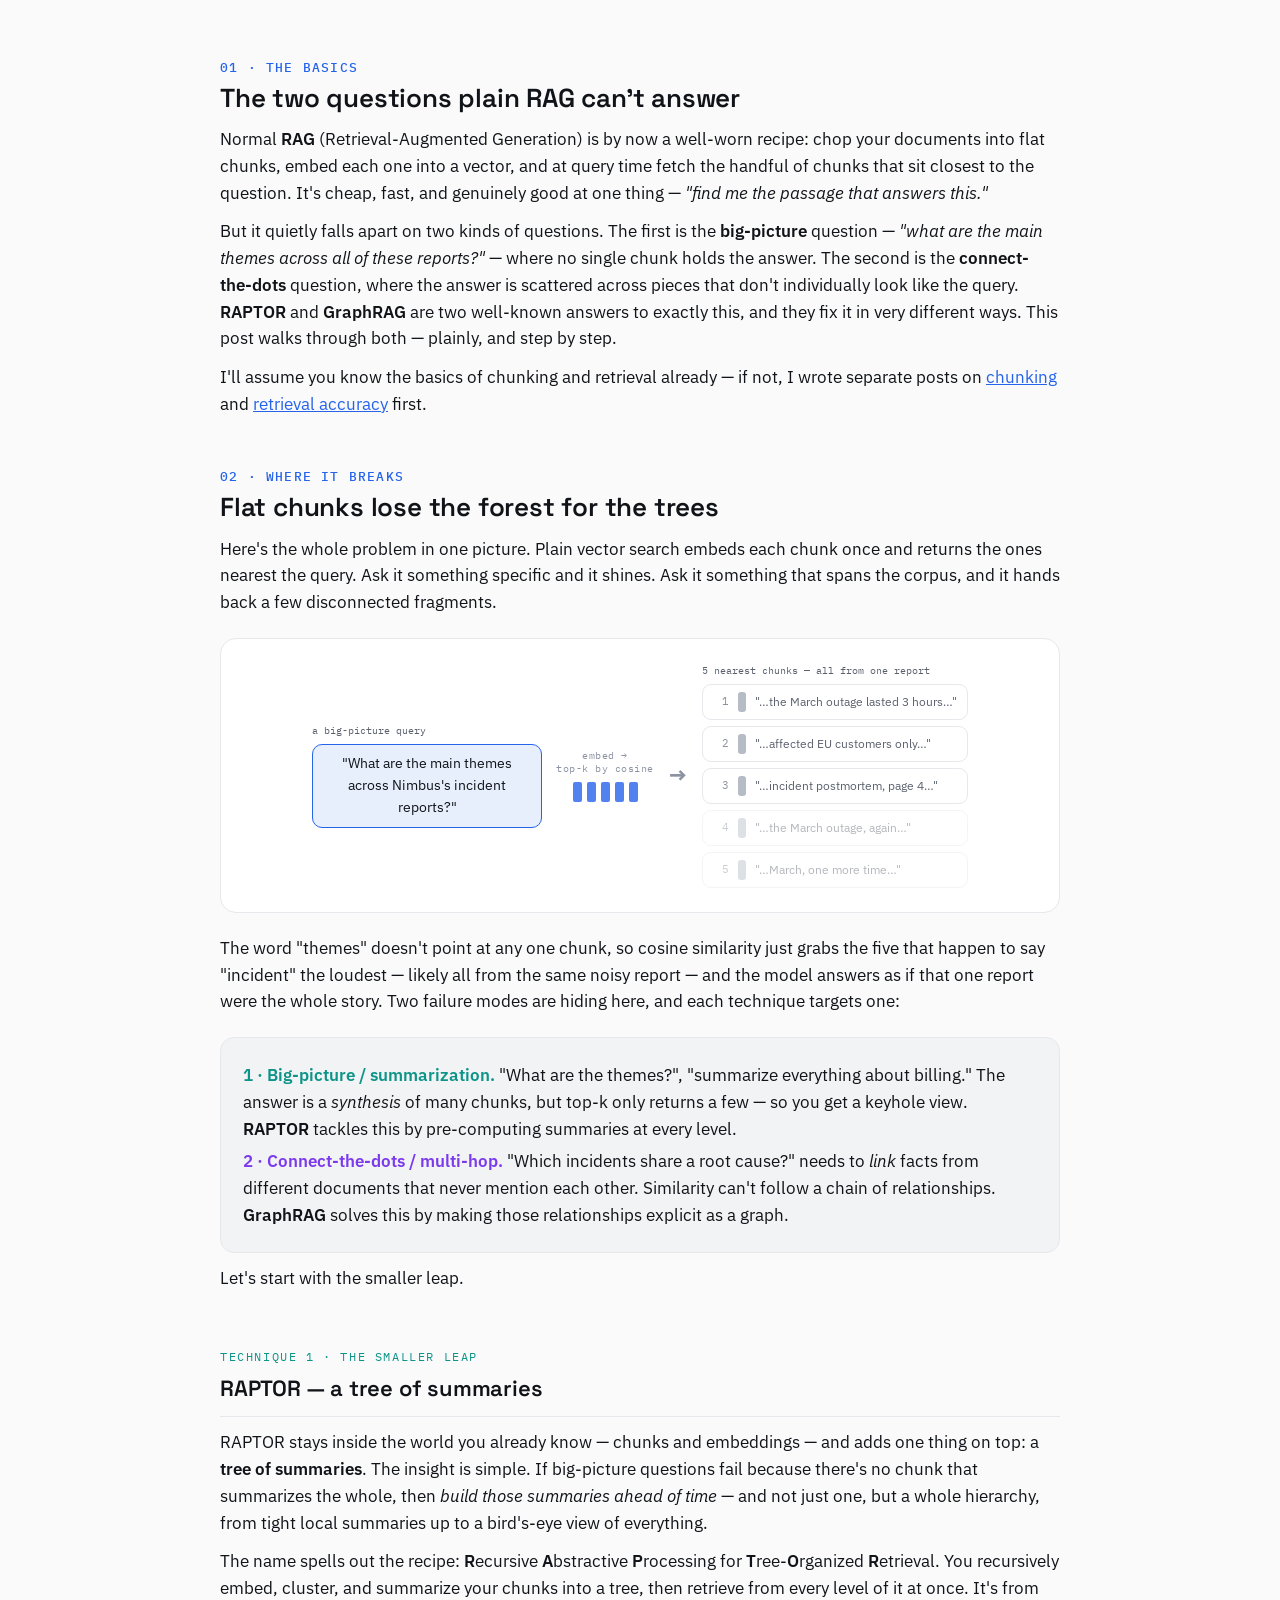
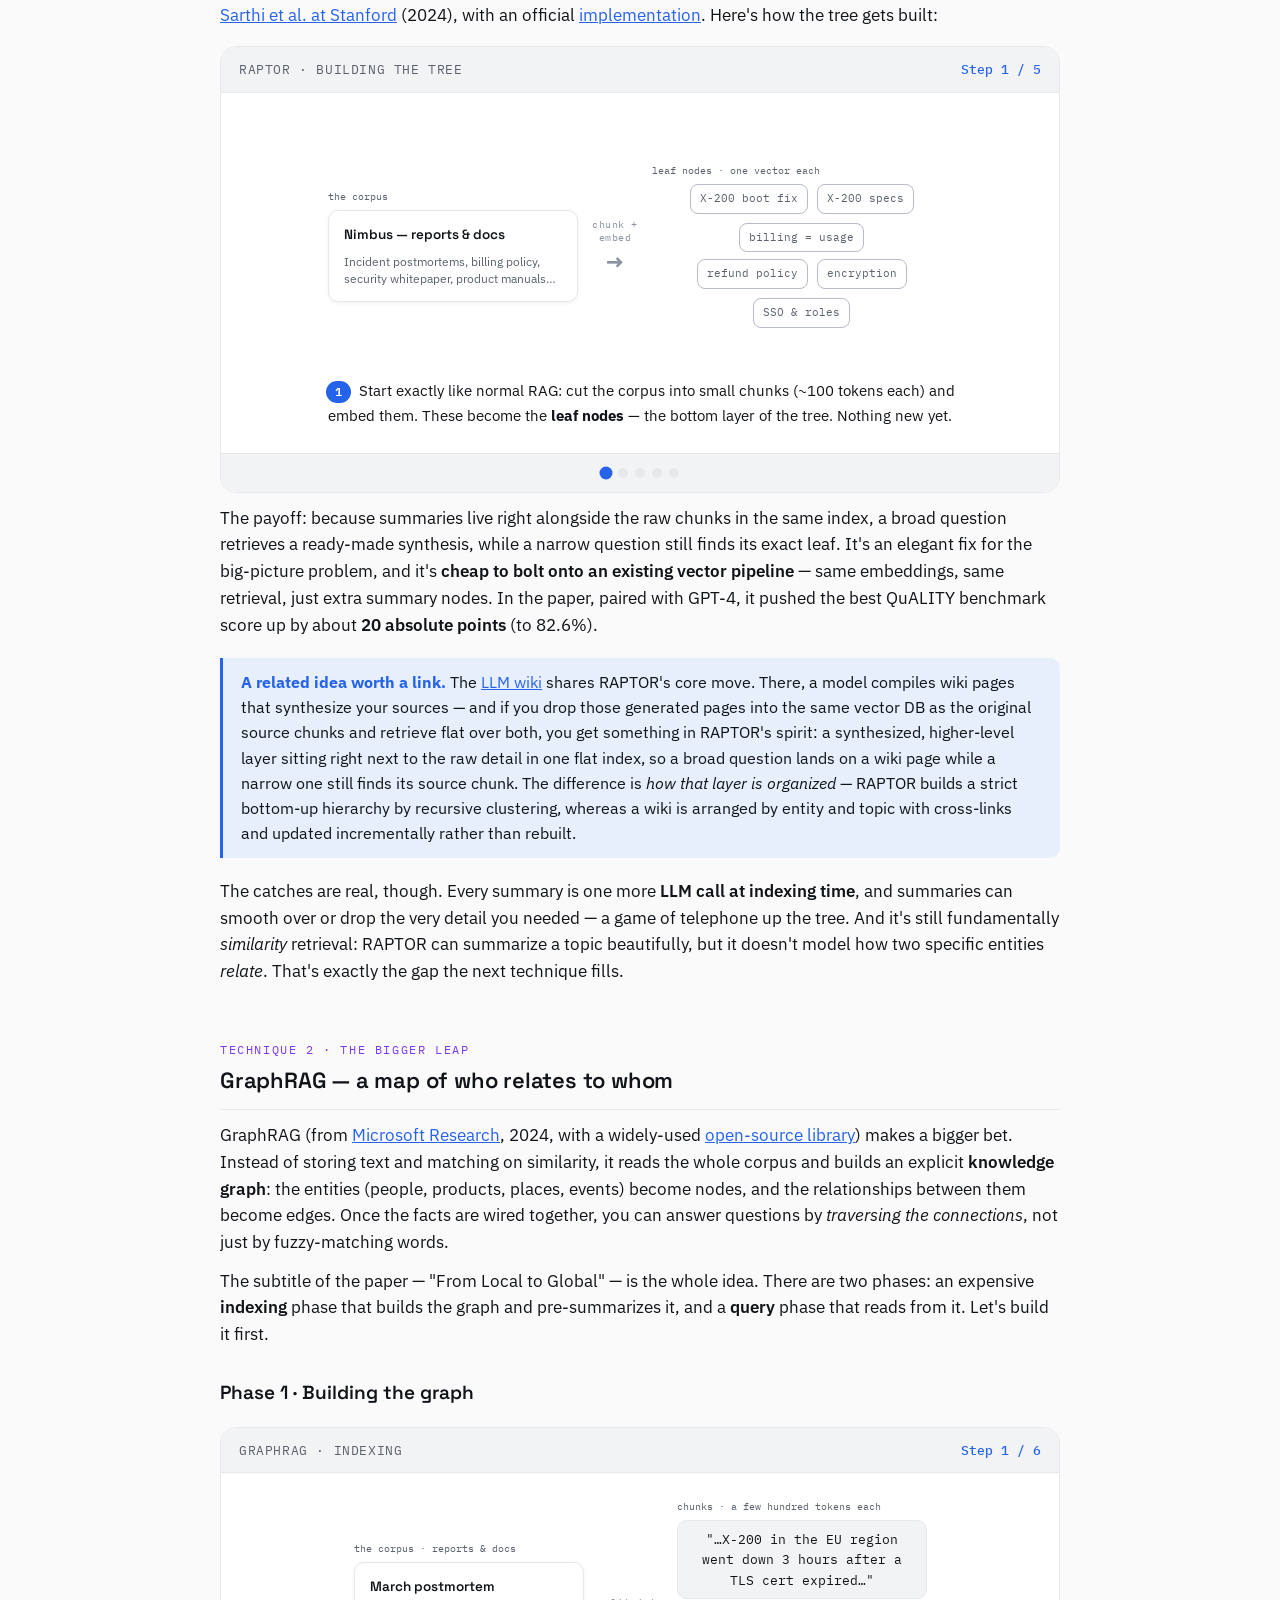
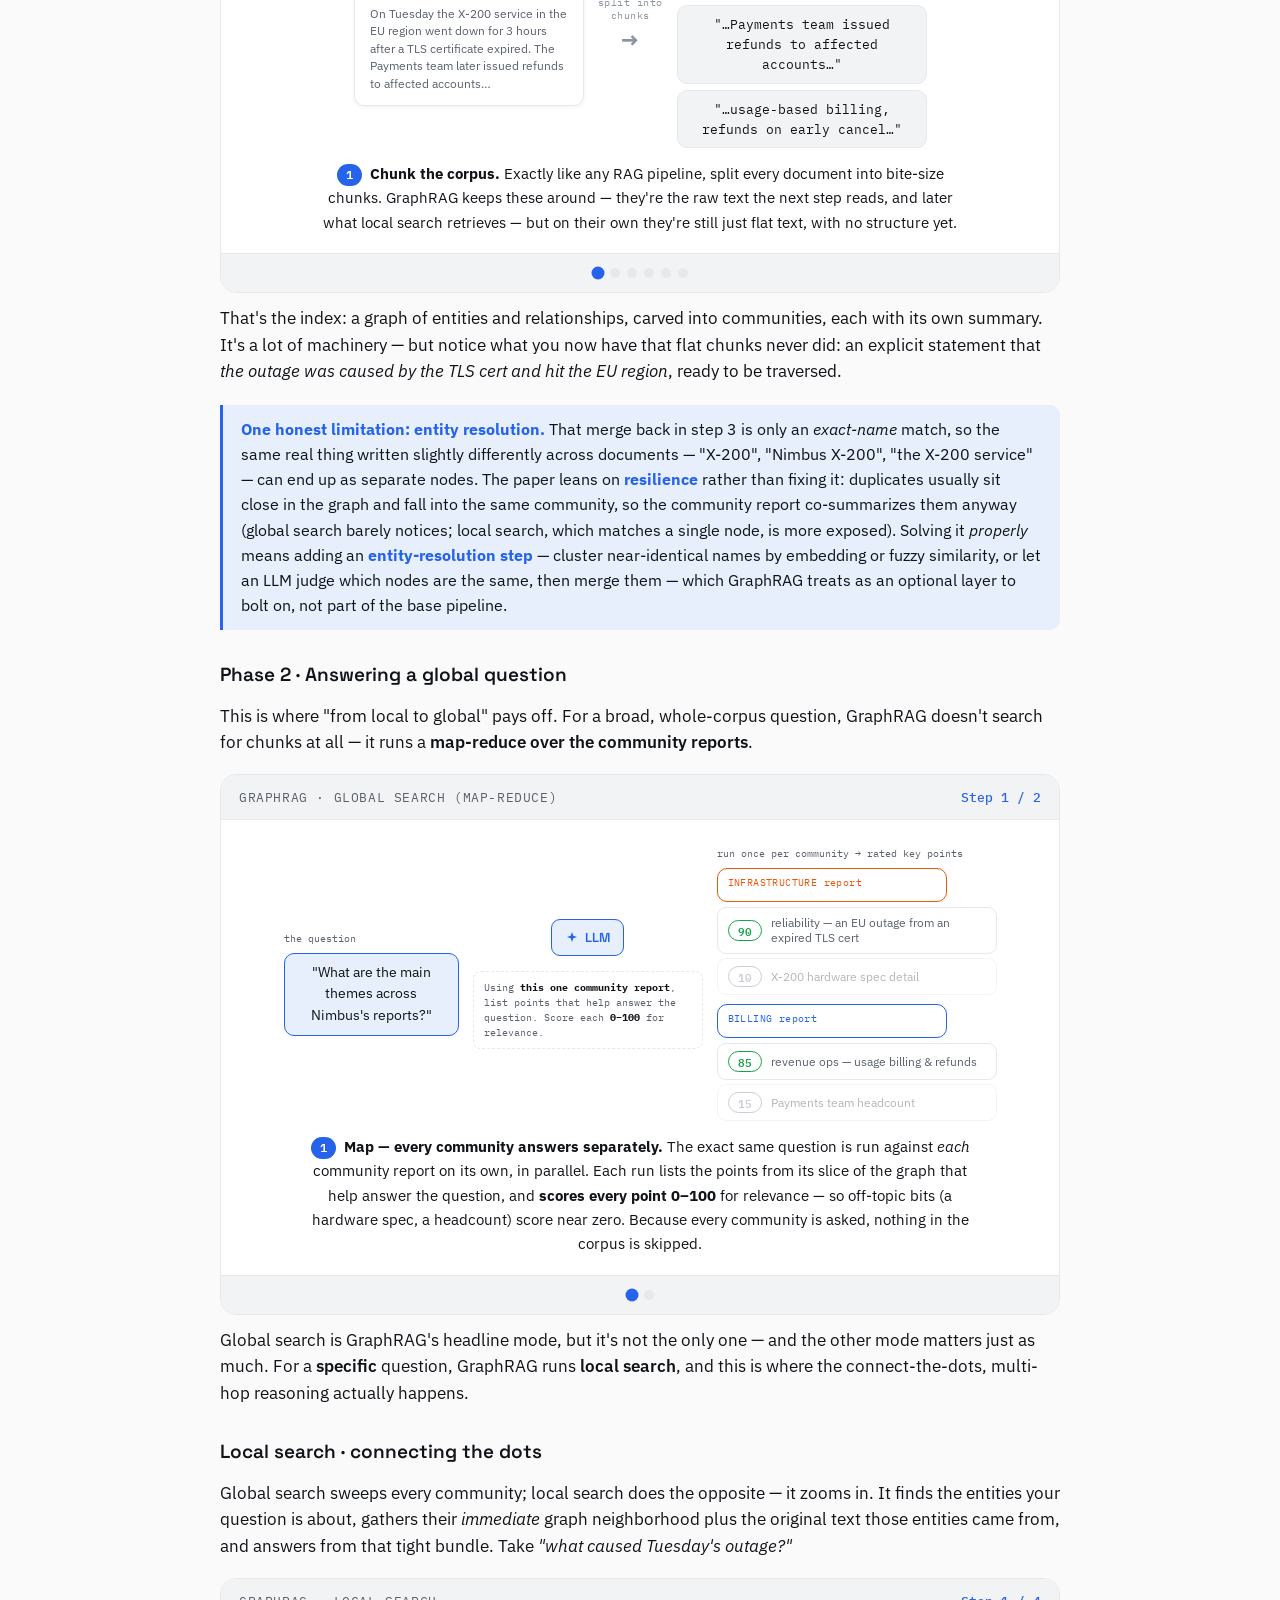
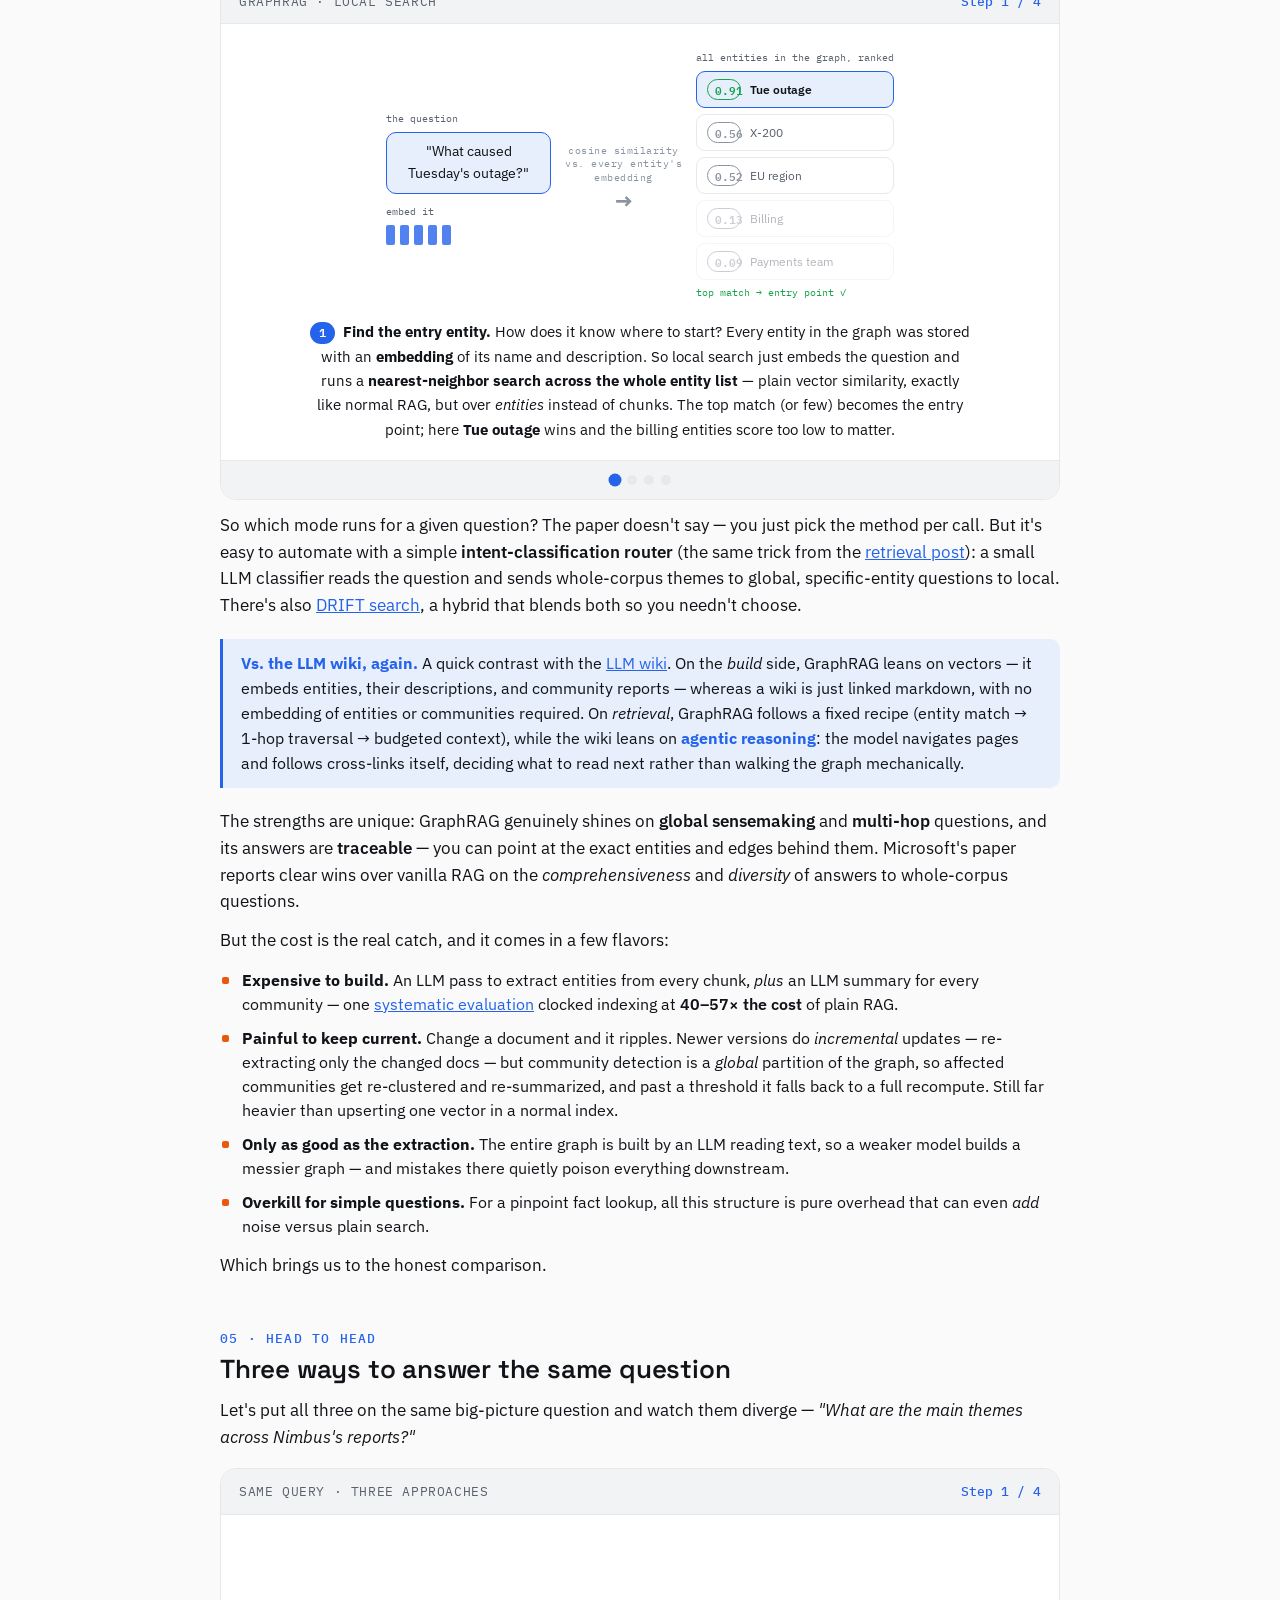
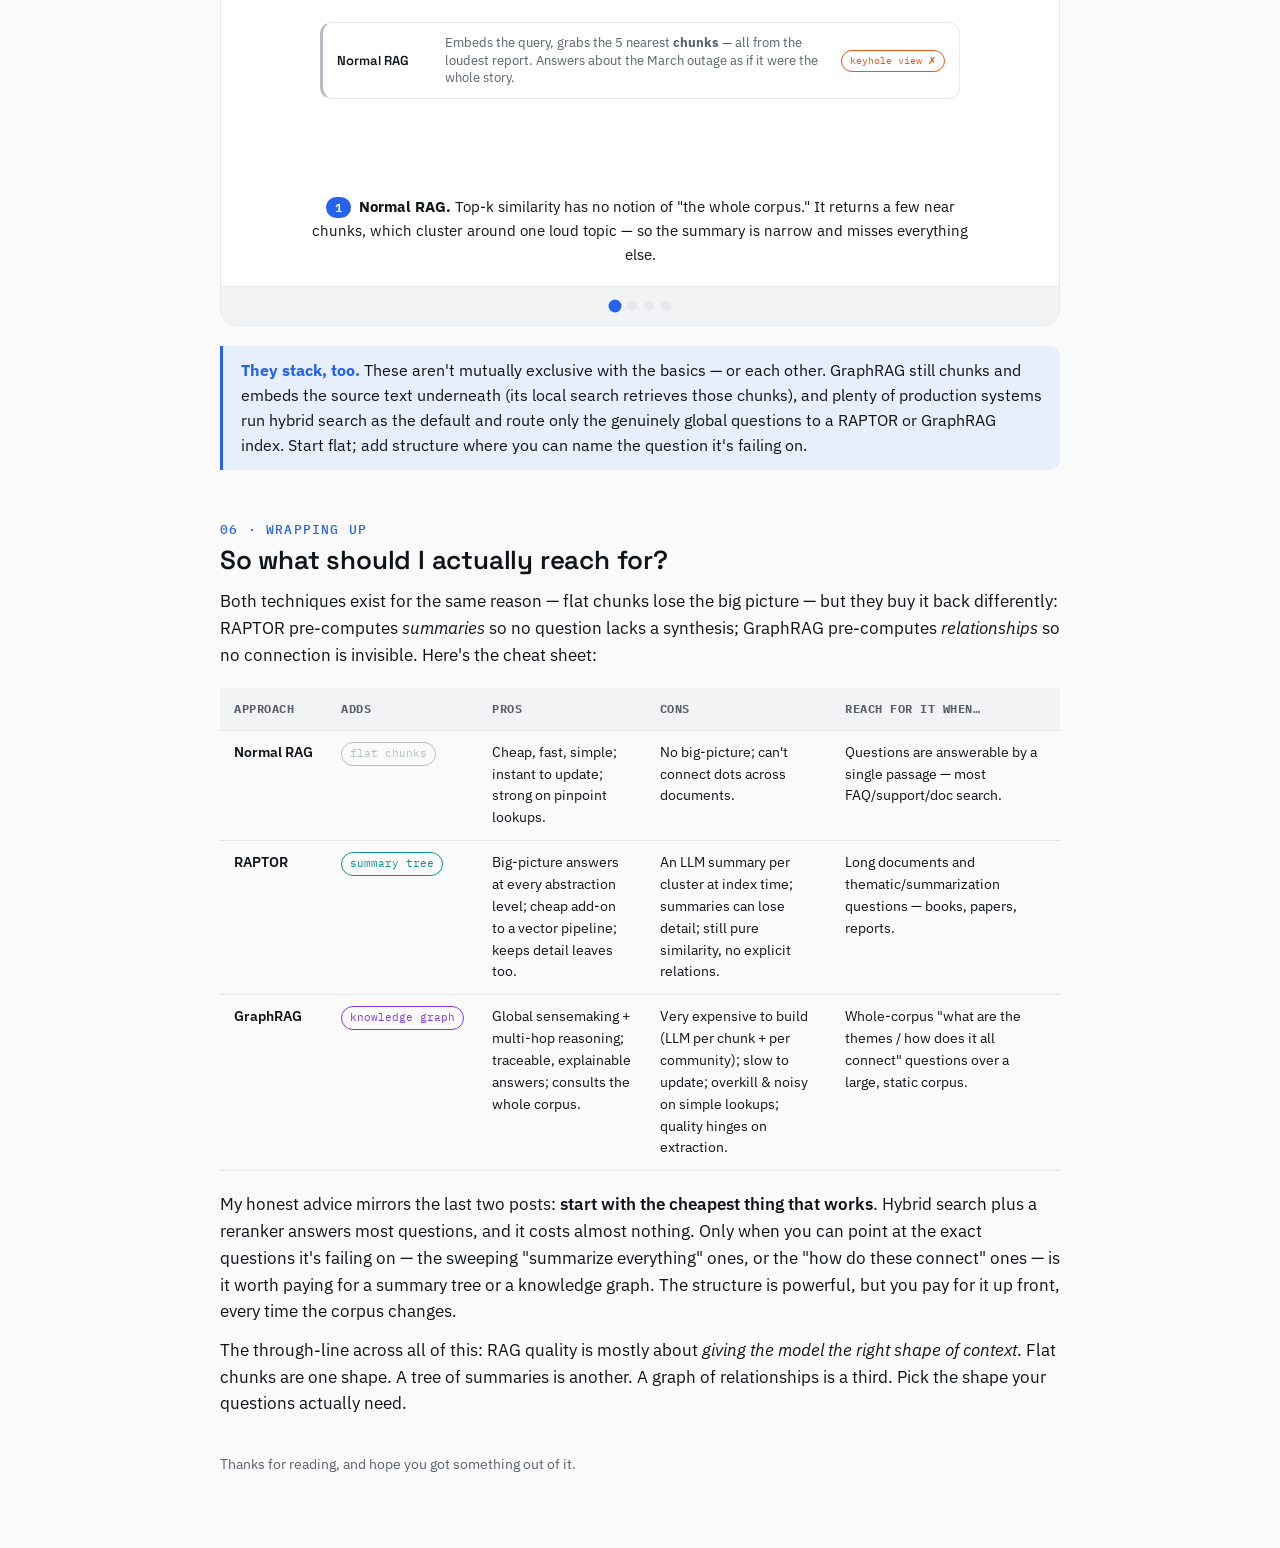
<file: blogs/graphrag-and-raptor.html>
<!--
title: GraphRAG vs RAPTOR: Advanced RAG Explained with Examples
date: 2026-07-18
tags: RAG, GraphRAG, RAPTOR, Retrieval
series: Context Retrieval
description: Plain vector RAG chops everything into flat chunks and loses the big picture. GraphRAG and RAPTOR add structure back — a visual, step-by-step guide to how each one works, how they differ from normal RAG, and when to reach for them.
-->
<!DOCTYPE html>
<html lang="en" data-theme="light">
<head>
<meta charset="UTF-8">
<meta name="viewport" content="width=device-width, initial-scale=1">
<title>GraphRAG vs RAPTOR: Advanced RAG Explained with Examples</title>
<link rel="preconnect" href="https://fonts.googleapis.com">
<link rel="preconnect" href="https://fonts.gstatic.com" crossorigin>
<link href="https://fonts.googleapis.com/css2?family=IBM+Plex+Sans:wght@400;500;600;700&family=IBM+Plex+Mono:wght@400;500&family=Space+Grotesk:wght@500;600;700&display=swap" rel="stylesheet">
<style>
/* ---------- theme tokens (mirrors the site) ---------- */
:root{
  --bg:#fafafa; --surface:#ffffff; --panel:#f2f3f5;
  --fg:#101318; --muted:#5a616d; --faint:#8b93a1;
  --border:#e6e8ec; --accent:#2563eb; --accent-soft:#e6effb;
  /* semantic cluster palette */
  --c1:#16a34a; --c2:#2563eb; --c3:#0d9488; --c4:#ea580c; --c5:#7c3aed;
  --cn:#b6bcc6; --cw:#ffffff; --cw-bd:#cfd4dc;
  --sans:'IBM Plex Sans',system-ui,sans-serif;
  --display:'Space Grotesk',system-ui,sans-serif;
  --mono:'IBM Plex Mono',ui-monospace,Menlo,monospace;
}
html[data-theme="dark"]{
  --bg:#0b0d11; --surface:#12151b; --panel:#161a21;
  --fg:#e9ebef; --muted:#949bab; --faint:#6c7686;
  --border:#222732; --accent:#60a5fa; --accent-soft:#16223c;
  --c1:#22c55e; --c2:#3b82f6; --c3:#2dd4bf; --c4:#f97316; --c5:#a78bfa;
  --cn:#454b57; --cw:#e8ecf2; --cw-bd:#aeb6c2;
}
*{box-sizing:border-box;}
html,body{margin:0;}
body{
  background:var(--bg); color:var(--fg);
  font-family:var(--sans); line-height:1.62; font-size:16.5px;
  -webkit-font-smoothing:antialiased;
}
.wrap{max-width:880px; margin:0 auto; padding:8px 20px 60px;}

/* ---------- typography ---------- */
h2{font-family:var(--display); font-weight:600; font-size:26px; line-height:1.2;
   margin:52px 0 6px; letter-spacing:-.2px;}
h2 .kicker{display:block; font-family:var(--mono); font-size:12.5px; font-weight:500;
   letter-spacing:1.2px; text-transform:uppercase; color:var(--accent); margin-bottom:8px;}
h3{font-family:var(--display); font-weight:600; font-size:19px; margin:30px 0 4px;}
p{margin:12px 0;}
a{color:var(--accent);}
strong{font-weight:600;}
.lead{font-size:19px; line-height:1.6; color:var(--fg);}
.muted{color:var(--muted);}
code{font-family:var(--mono); font-size:.9em; background:var(--panel);
  border:1px solid var(--border); border-radius:5px; padding:1px 6px;}
hr{border:none; border-top:1px solid var(--border); margin:44px 0;}

/* ---------- boxes / callouts ---------- */
.tldr{background:var(--panel); border:1px solid var(--border); border-radius:14px;
  padding:18px 22px; margin:22px 0 8px;}
.tldr h4{margin:0 0 6px; font-family:var(--mono); font-size:12.5px; letter-spacing:1px;
  text-transform:uppercase; color:var(--accent);}
.tldr p{margin:6px 0;}
.note{border-left:3px solid var(--accent); background:var(--accent-soft);
  border-radius:0 10px 10px 0; padding:12px 18px; margin:20px 0; font-size:15.5px;}
.note b{color:var(--accent);}
.conslist{margin:14px 0; padding:0; list-style:none;}
.conslist li{position:relative; padding-left:22px; margin:10px 0; font-size:15.5px; line-height:1.55;}
.conslist li::before{content:""; position:absolute; left:2px; top:9px; width:7px; height:7px;
  border-radius:2px; background:var(--c4);}
.conslist b{color:var(--fg);}

/* ---------- generic diagram shells ---------- */
.diagram{background:var(--surface); border:1px solid var(--border); border-radius:16px;
  padding:24px; margin:22px 0;}
.arrow{display:flex; align-items:center; color:var(--faint); font-size:22px; font-weight:700;}

/* ---------- stepper ---------- */
.stepper{background:var(--surface); border:1px solid var(--border); border-radius:16px;
  margin:18px 0 8px; overflow:hidden; outline:none;}
.stepper:focus-visible{border-color:var(--accent); box-shadow:0 0 0 3px var(--accent-soft);}
.stepper .head{display:flex; align-items:center; justify-content:space-between;
  padding:12px 18px; border-bottom:1px solid var(--border); background:var(--panel);}
.stepper .head .ttl{font-family:var(--mono); font-size:12.5px; letter-spacing:.6px; color:var(--muted);}
.stepper .head .counter{font-family:var(--mono); font-size:12.5px; color:var(--accent); font-weight:500;}
.stage{position:relative; min-height:360px; padding:26px 24px 6px;
  display:flex; flex-direction:column; align-items:center; justify-content:center;}
.step{display:none; width:100%;}
.step.active{display:block; animation:fade .25s ease;}
@keyframes fade{from{opacity:0; transform:translateY(4px);} to{opacity:1; transform:none;}}
.stage .viz{display:flex; flex-direction:column; align-items:center; justify-content:center;
  gap:14px; min-height:240px;}
.cap{margin-top:14px; text-align:center; font-size:15px; color:var(--fg);
  max-width:660px; margin-left:auto; margin-right:auto;}
.cap .n{display:inline-block; background:var(--accent); color:#fff; font-family:var(--mono);
  font-size:12px; font-weight:600; border-radius:999px; padding:1px 9px; margin-right:8px;}
.controls{display:flex; align-items:center; justify-content:center; gap:16px;
  padding:14px; border-top:1px solid var(--border); background:var(--panel);}
.dots{display:flex; gap:7px;}
.dot{width:10px; height:10px; border-radius:50%; padding:0; border:none; cursor:pointer;
  background:var(--border); transition:.15s;}
.dot:hover{background:var(--faint);}
.dot.on{background:var(--accent); transform:scale(1.3);}

/* generic little pieces used inside steps */
.stack{display:flex; flex-direction:column; gap:10px; align-items:center;}
.pill{background:var(--panel); border:1px solid var(--border); border-radius:10px;
  padding:8px 14px; font-size:13.5px; max-width:520px; text-align:center;}
.pill.hl{border-color:var(--accent); background:var(--accent-soft);}
.pill.mono{font-family:var(--mono); font-size:12.5px;}
.row{display:flex; gap:10px; align-items:center; justify-content:center; flex-wrap:wrap;}
.vec{display:flex; gap:5px; align-items:center;}
.vec i{width:9px; height:20px; border-radius:2px; background:var(--accent); opacity:.8;}

/* ---------- split layout (input → process → output) ---------- */
.split{display:flex; align-items:center; justify-content:center; gap:14px; flex-wrap:wrap; width:100%;}
.split .colv{flex:1 1 290px; min-width:240px; max-width:350px;}
.split .mid{display:flex; flex-direction:column; align-items:center; gap:6px; flex:0 0 auto;}
.split .mid .arrow2{font-size:22px; font-weight:700; line-height:1; color:var(--faint);}
.split .mid .midlbl{font-family:var(--mono); font-size:10px; letter-spacing:.5px; color:var(--faint);
  text-align:center; line-height:1.35;}
@media(max-width:620px){ .split .mid .arrow2{transform:rotate(90deg);} }
.colcap{font-family:var(--mono); font-size:10.5px; letter-spacing:.8px; text-transform:uppercase;
  color:var(--faint); margin:0 0 6px 2px;}
.scol{flex:0 1 auto; text-align:left; min-width:0;}
.ar{color:var(--faint); font-size:22px; font-weight:700; flex:0 0 auto; line-height:1;}
@media(max-width:620px){ .ar{transform:rotate(90deg);} }
.blbl{font-family:var(--mono); font-size:10px; color:var(--muted); margin-bottom:5px;}

/* small doc card */
.sdoc{background:var(--surface); border:1px solid var(--border); border-radius:10px;
  padding:13px 15px; box-shadow:0 1px 4px rgba(0,0,0,.06); font-size:12px;}
.sdoc .dt{font-family:var(--display); font-weight:600; font-size:13.5px; margin-bottom:7px;}
.sdoc .dh{font-weight:600; color:var(--fg); margin:9px 0 2px;}
.sdoc .db{color:var(--muted); line-height:1.45;}
.hlt{background:var(--accent-soft); color:var(--fg); border-radius:3px; padding:0 3px;}

/* wordmark / engine / llm chips */
.engine{display:inline-flex; align-items:center; gap:7px; font-family:var(--display);
  font-weight:600; font-size:12.5px; padding:7px 13px; border-radius:9px;
  border:1px solid var(--border); background:var(--panel);}
.llmchip{display:inline-flex; align-items:center; gap:6px; font-family:var(--display); font-weight:600;
  font-size:13px; padding:7px 13px; border-radius:9px; border:1px solid var(--c2);
  background:var(--accent-soft); color:var(--c2);}
.prompt{font-family:var(--mono); font-size:10px; line-height:1.5; text-align:left; color:var(--muted);
  background:var(--surface); border:1px dashed var(--border); border-radius:8px; padding:8px 10px;
  max-width:230px; margin-top:9px;}
.prompt b{color:var(--fg);}
.jsonout{font-family:var(--mono); font-size:10.5px; line-height:1.5; text-align:left; color:var(--fg);
  background:var(--surface); border:1px solid var(--border); border-radius:8px; padding:8px 10px;
  white-space:pre-wrap; margin-bottom:8px;}
.jsonout .jw{color:var(--faint);}

/* ---------- ranked result lists ---------- */
.rlist{display:flex; flex-direction:column; gap:6px; width:100%; max-width:340px;}
.rlist.narrow{max-width:250px;}
.ritem{display:flex; align-items:center; gap:9px; background:var(--surface); border:1px solid var(--border);
  border-radius:9px; padding:7px 10px; font-size:12px; transition:.2s;}
.ritem .rank{font-family:var(--mono); font-size:11px; color:var(--faint); width:16px; text-align:right; flex:0 0 auto;}
.ritem .rlabel{flex:1 1 auto; color:var(--muted); line-height:1.3; min-width:0;}
.ritem.hit{border-color:var(--accent); background:var(--accent-soft);}
.ritem.hit .rlabel{color:var(--fg); font-weight:600;}
.ritem.dim{opacity:.45;}
.cbar{width:8px; height:20px; border-radius:3px; flex:0 0 auto;}
.cbar.c1{background:var(--c1);} .cbar.c2{background:var(--c2);} .cbar.c3{background:var(--c3);}
.cbar.c4{background:var(--c4);} .cbar.c5{background:var(--c5);} .cbar.cn{background:var(--cn);}
.score{font-family:var(--mono); font-size:10.5px; font-weight:600; padding:1px 7px; border-radius:999px;
  border:1px solid currentColor; flex:0 0 auto; width:34px; text-align:center;}
.score.hi{color:var(--c1);} .score.lo{color:var(--faint);}

/* ---------- RAPTOR tree ---------- */
.rtree{display:flex; flex-direction:column; align-items:center; gap:7px; width:100%;}
.rlevel{display:flex; gap:9px; justify-content:center; flex-wrap:wrap; align-items:stretch;}
.tnode{font-family:var(--mono); font-size:10.5px; padding:7px 9px; border-radius:8px;
  border:1px solid var(--cn); background:var(--surface); color:var(--muted);
  max-width:150px; line-height:1.32; text-align:center; transition:.2s;}
.tnode.sum{border-width:1.5px; font-weight:500;}
.tnode.n1{border-color:var(--c1);} .tnode.n1.sum{color:var(--c1);}
.tnode.n2{border-color:var(--c2);} .tnode.n2.sum{color:var(--c2);}
.tnode.n3{border-color:var(--c4);} .tnode.n3.sum{color:var(--c4);}
.tnode.root{border-color:var(--c5); color:var(--c5); font-weight:600; max-width:280px;}
.tnode.pick{outline:2px solid var(--accent); outline-offset:2px; background:var(--accent-soft); color:var(--fg);}
.tnode.faded{opacity:.4;}
.levlbl{font-family:var(--mono); font-size:9.5px; letter-spacing:.6px; text-transform:uppercase;
  color:var(--faint); text-align:center;}
.upband{font-family:var(--mono); font-size:10px; letter-spacing:.4px; color:var(--faint);
  display:flex; align-items:center; gap:7px; justify-content:center;}
.upband .up{color:var(--c3); font-weight:700; font-size:15px;}
.poolwrap{display:flex; flex-wrap:wrap; gap:8px; justify-content:center; max-width:600px;}

/* ---------- knowledge graph (SVG) ---------- */
.graphwrap{display:flex; justify-content:center; width:100%;}
.gsvg{max-width:100%; height:auto;}
.gsvg .gedge{stroke:var(--faint); stroke-width:1.5; opacity:.7;}
.gsvg .gnode-lbl{font-family:var(--mono); font-size:10px; fill:var(--fg);}
.gsvg .gedge-lbl{font-family:var(--mono); font-size:8.5px; fill:var(--faint);}
.glegend{display:flex; gap:14px; justify-content:center; flex-wrap:wrap; margin-top:4px;}
.gleg{display:inline-flex; align-items:center; gap:6px; font-family:var(--mono); font-size:11px; color:var(--muted);}
.gleg i{width:11px; height:11px; border-radius:50%; flex:0 0 auto;}
.budgetbar{display:flex; width:100%; max-width:320px; height:26px; border-radius:7px;
  overflow:hidden; border:1px solid var(--border);}
.budgetbar > div{height:100%;}

/* ---------- community report cards ---------- */
.creport{border:1.5px solid var(--border); border-radius:10px; padding:9px 12px; background:var(--surface);
  text-align:left; max-width:230px; font-size:11.5px;}
.creport .crh{font-family:var(--mono); font-size:10px; letter-spacing:.4px; margin-bottom:4px;}
.creport .crb{color:var(--muted); line-height:1.4;}
.creport.k4{border-color:var(--c4);} .creport.k4 .crh{color:var(--c4);}
.creport.k2{border-color:var(--c2);} .creport.k2 .crh{color:var(--c2);}
.creport.k1{border-color:var(--c1);} .creport.k1 .crh{color:var(--c1);}
.creport.on{outline:2px solid var(--accent); outline-offset:2px;}

/* ---------- head-to-head lanes ---------- */
.lane{display:flex; align-items:center; gap:12px; width:100%; max-width:640px; margin:0 auto;
  border:1px solid var(--border); border-radius:12px; padding:11px 14px; background:var(--surface);}
.lane .lname{font-family:var(--display); font-weight:600; font-size:13px; width:96px; flex:0 0 auto; line-height:1.25;}
.lane .lbody{flex:1 1 auto; font-size:12.5px; color:var(--muted); line-height:1.4;}
.lane .verdict-chip{font-family:var(--mono); font-size:10px; padding:2px 8px; border-radius:999px;
  flex:0 0 auto; white-space:nowrap;}
.vc-bad{color:var(--c4); border:1px solid var(--c4);}
.vc-ok{color:var(--c3); border:1px solid var(--c3);}
.vc-good{color:var(--c1); border:1px solid var(--c1);}
.lane.rag{border-left:3px solid var(--cn);}
.lane.raptor{border-left:3px solid var(--c3);}
.lane.graph{border-left:3px solid var(--c5);}

/* ---------- summary table ---------- */
.tblwrap{overflow-x:auto; margin:20px 0;}
table{border-collapse:collapse; width:100%; font-size:13.5px; min-width:820px;}
th,td{text-align:left; padding:11px 14px; border-bottom:1px solid var(--border); vertical-align:top;}
th{font-family:var(--mono); font-size:12px; letter-spacing:.5px; text-transform:uppercase;
   color:var(--muted); background:var(--panel);}
tr td:first-child{font-weight:600; white-space:nowrap;}
.problem-tag{display:inline-block; font-family:var(--mono); font-size:11px; padding:2px 8px;
  border-radius:999px; border:1px solid var(--border); white-space:nowrap;}
.p-flat{color:var(--cn); border-color:var(--cn);}
.p-tree{color:var(--c3); border-color:var(--c3);}
.p-graph{color:var(--c5); border-color:var(--c5);}

/* ---------- section divider ---------- */
.camp{margin:56px 0 10px; padding-bottom:10px; border-bottom:1px solid var(--border);}
.camp .eyebrow{font-family:var(--mono); font-size:11.5px; letter-spacing:1.6px; text-transform:uppercase;}
.camp .ctitle{font-family:var(--display); font-weight:600; font-size:22px; margin-top:4px; letter-spacing:-.2px;}
</style>
</head>
<body>
<div class="wrap">

  <!-- ============ 1 ============ -->
  <h2><span class="kicker">01 · The basics</span>The two questions plain RAG can't answer</h2>
  <p>Normal <strong>RAG</strong> (Retrieval-Augmented Generation) is by now a well-worn recipe: chop your documents into flat chunks, embed each one into a vector, and at query time fetch the handful of chunks that sit closest to the question. It's cheap, fast, and genuinely good at one thing — <em>"find me the passage that answers this."</em></p>
  <p>But it quietly falls apart on two kinds of questions. The first is the <strong>big-picture</strong> question — <em>"what are the main themes across all of these reports?"</em> — where no single chunk holds the answer. The second is the <strong>connect-the-dots</strong> question, where the answer is scattered across pieces that don't individually look like the query. <strong>RAPTOR</strong> and <strong>GraphRAG</strong> are two well-known answers to exactly this, and they fix it in very different ways. This post walks through both — plainly, and step by step.</p>
  <p>I'll assume you know the basics of chunking and retrieval already — if not, I wrote separate posts on <a href="https://hzjken.dev/practical-chunking-2026.html" target="_blank" rel="noopener">chunking</a> and <a href="https://hzjken.dev/enhancing-retrieval-accuracy-in-rag.html" target="_blank" rel="noopener">retrieval accuracy</a> first.</p>

  <!-- ============ 2 ============ -->
  <h2><span class="kicker">02 · Where it breaks</span>Flat chunks lose the forest for the trees</h2>
  <p>Here's the whole problem in one picture. Plain vector search embeds each chunk once and returns the ones nearest the query. Ask it something specific and it shines. Ask it something that spans the corpus, and it hands back a few disconnected fragments.</p>
  <div class="diagram">
    <div class="split">
      <div class="scol" style="max-width:230px;">
        <div class="blbl">a big-picture query</div>
        <div class="pill hl" style="margin:0;">"What are the main themes across Nimbus's incident reports?"</div>
      </div>
      <div class="mid">
        <div class="midlbl">embed →<br>top-k by cosine</div>
        <div class="vec"><i></i><i></i><i></i><i></i><i></i></div>
      </div>
      <div class="ar">→</div>
      <div class="scol" style="max-width:300px;">
        <div class="blbl">5 nearest chunks — all from one report</div>
        <div class="rlist">
          <div class="ritem"><span class="rank">1</span><span class="cbar cn"></span><span class="rlabel">"…the March outage lasted 3 hours…"</span></div>
          <div class="ritem"><span class="rank">2</span><span class="cbar cn"></span><span class="rlabel">"…affected EU customers only…"</span></div>
          <div class="ritem"><span class="rank">3</span><span class="cbar cn"></span><span class="rlabel">"…incident postmortem, page 4…"</span></div>
          <div class="ritem dim"><span class="rank">4</span><span class="cbar cn"></span><span class="rlabel">"…the March outage, again…"</span></div>
          <div class="ritem dim"><span class="rank">5</span><span class="cbar cn"></span><span class="rlabel">"…March, one more time…"</span></div>
        </div>
      </div>
    </div>
  </div>
  <p>The word "themes" doesn't point at any one chunk, so cosine similarity just grabs the five that happen to say "incident" the loudest — likely all from the same noisy report — and the model answers as if that one report were the whole story. Two failure modes are hiding here, and each technique targets one:</p>
  <div class="tldr">
    <p><strong style="color:var(--c3)">1 · Big-picture / summarization.</strong> "What are the themes?", "summarize everything about billing." The answer is a <em>synthesis</em> of many chunks, but top-k only returns a few — so you get a keyhole view. <strong>RAPTOR</strong> tackles this by pre-computing summaries at every level.</p>
    <p><strong style="color:var(--c5)">2 · Connect-the-dots / multi-hop.</strong> "Which incidents share a root cause?" needs to <em>link</em> facts from different documents that never mention each other. Similarity can't follow a chain of relationships. <strong>GraphRAG</strong> solves this by making those relationships explicit as a graph.</p>
  </div>
  <p>Let's start with the smaller leap.</p>

  <!-- ============ 3 · RAPTOR ============ -->
  <div class="camp">
    <div class="eyebrow" style="color:var(--c3)">Technique 1 · the smaller leap</div>
    <div class="ctitle">RAPTOR — a tree of summaries</div>
  </div>
  <p>RAPTOR stays inside the world you already know — chunks and embeddings — and adds one thing on top: a <strong>tree of summaries</strong>. The insight is simple. If big-picture questions fail because there's no chunk that summarizes the whole, then <em>build those summaries ahead of time</em> — and not just one, but a whole hierarchy, from tight local summaries up to a bird's-eye view of everything.</p>
  <p>The name spells out the recipe: <strong>R</strong>ecursive <strong>A</strong>bstractive <strong>P</strong>rocessing for <strong>T</strong>ree-<strong>O</strong>rganized <strong>R</strong>etrieval. You recursively embed, cluster, and summarize your chunks into a tree, then retrieve from every level of it at once. It's from <a href="https://arxiv.org/abs/2401.18059" target="_blank" rel="noopener">Sarthi et al. at Stanford</a> (2024), with an official <a href="https://github.com/parthsarthi03/raptor" target="_blank" rel="noopener">implementation</a>. Here's how the tree gets built:</p>
  <div class="stepper" data-stepper>
    <div class="head"><span class="ttl">RAPTOR · BUILDING THE TREE</span><span class="counter"></span></div>
    <div class="stage">
      <div class="step">
        <div class="viz">
          <div class="split" style="align-items:center;">
            <div class="scol" style="max-width:250px;">
              <div class="blbl">the corpus</div>
              <div class="sdoc">
                <div class="dt">Nimbus — reports &amp; docs</div>
                <div class="db">Incident postmortems, billing policy, security whitepaper, product manuals…</div>
              </div>
            </div>
            <div class="mid">
              <div class="midlbl">chunk +<br>embed</div>
              <div class="arrow2">→</div>
            </div>
            <div class="scol" style="max-width:300px;">
              <div class="blbl">leaf nodes · one vector each</div>
              <div class="rtree">
                <div class="rlevel">
                  <span class="tnode">X-200 boot fix</span>
                  <span class="tnode">X-200 specs</span>
                  <span class="tnode">billing = usage</span>
                </div>
                <div class="rlevel">
                  <span class="tnode">refund policy</span>
                  <span class="tnode">encryption</span>
                  <span class="tnode">SSO &amp; roles</span>
                </div>
              </div>
            </div>
          </div>
        </div>
        <p class="cap"><span class="n">1</span>Start exactly like normal RAG: cut the corpus into small chunks (~100 tokens each) and embed them. These become the <b>leaf nodes</b> — the bottom layer of the tree. Nothing new yet.</p>
      </div>
      <div class="step">
        <div class="viz">
          <div class="split" style="align-items:center;">
            <div class="scol" style="max-width:150px;">
              <div class="blbl">leaf vectors</div>
              <div class="stack" style="gap:6px; align-items:flex-start;">
                <div class="vec"><i></i><i></i><i></i><i></i><i></i><i></i></div>
                <div class="vec"><i></i><i></i><i></i><i></i><i></i><i></i></div>
                <div class="vec"><i></i><i></i><i></i><i></i><i></i><i></i></div>
              </div>
              <div class="blbl" style="margin-top:6px;">hundreds of numbers each</div>
            </div>
            <div class="mid">
              <div class="midlbl">UMAP ·<br>shrink the<br>dimensions</div>
              <div class="arrow2">→</div>
              <div class="midlbl">GMM ·<br>soft-cluster</div>
            </div>
            <div class="scol" style="max-width:250px;">
              <div class="blbl">clusters — a leaf can join two</div>
              <div class="graphwrap" style="justify-content:flex-start;">
                <svg class="gsvg" width="250" height="180" viewBox="0 0 250 180" fill="none">
                  <ellipse cx="90" cy="80" rx="72" ry="56" fill="var(--c1)" opacity=".1" stroke="var(--c1)" stroke-width="1" stroke-dasharray="4 3"/>
                  <ellipse cx="165" cy="105" rx="70" ry="55" fill="var(--c2)" opacity=".1" stroke="var(--c2)" stroke-width="1" stroke-dasharray="4 3"/>
                  <text x="55" y="34" class="gedge-lbl" fill="var(--c1)">cluster 1</text>
                  <text x="185" y="168" class="gedge-lbl" fill="var(--c2)">cluster 2</text>
                  <circle cx="62" cy="70" r="5.5" fill="var(--c1)"/>
                  <circle cx="80" cy="105" r="5.5" fill="var(--c1)"/>
                  <circle cx="100" cy="60" r="5.5" fill="var(--c1)"/>
                  <circle cx="185" cy="90" r="5.5" fill="var(--c2)"/>
                  <circle cx="200" cy="120" r="5.5" fill="var(--c2)"/>
                  <circle cx="170" cy="135" r="5.5" fill="var(--c2)"/>
                  <circle cx="128" cy="95" r="6" fill="none" stroke="var(--accent)" stroke-width="2"/>
                  <text x="112" y="82" class="gedge-lbl" fill="var(--accent)">in both</text>
                </svg>
              </div>
            </div>
          </div>
        </div>
        <p class="cap"><span class="n">2</span><b>Cluster the leaves — the careful part.</b> Embeddings have hundreds of dimensions, where distances get unreliable, so RAPTOR first shrinks them with <b>UMAP</b>, then runs a <b>Gaussian Mixture Model</b> for <em>soft</em> clustering: a leaf can belong to more than one cluster (the ringed dot), and the number of clusters is chosen automatically. Related passages group up no matter which document they came from.</p>
      </div>
      <div class="step">
        <div class="viz">
          <div class="split" style="align-items:center;">
            <div class="scol" style="max-width:230px;">
              <div class="blbl">the clusters from step 2</div>
              <div class="rtree">
                <div class="rlevel">
                  <span class="tnode n1">X-200 boot fix</span>
                  <span class="tnode n1">X-200 specs</span>
                </div>
                <div class="rlevel">
                  <span class="tnode n2">billing = usage</span>
                  <span class="tnode n2">refund policy</span>
                </div>
                <div class="rlevel">
                  <span class="tnode n3">encryption</span>
                  <span class="tnode n3">SSO &amp; roles</span>
                </div>
              </div>
            </div>
            <div class="mid">
              <div class="llmchip"><svg width="14" height="12" viewBox="0 0 14 12" fill="none"><path d="M7 1 L8.3 4.7 L12 6 L8.3 7.3 L7 11 L5.7 7.3 L2 6 L5.7 4.7 Z" fill="var(--c2)"/></svg>LLM</div>
              <div class="prompt">Summarize this group of related passages into one short paragraph.</div>
            </div>
            <div class="scol" style="max-width:230px;">
              <div class="blbl">one summary per cluster → parent nodes</div>
              <div class="rtree">
                <div class="rlevel"><span class="tnode n1 sum">Hardware: X-200 specs &amp; boot troubleshooting</span></div>
                <div class="rlevel"><span class="tnode n2 sum">Billing: usage-based, with refunds on early cancel</span></div>
                <div class="rlevel"><span class="tnode n3 sum">Security: encryption + access control</span></div>
              </div>
            </div>
          </div>
        </div>
        <p class="cap"><span class="n">3</span><b>Summarize each cluster.</b> Hand every cluster to an LLM to write one short summary. Each summary becomes a new <b>parent node</b> — a single node that stands in for its whole cluster of leaves.</p>
      </div>
      <div class="step">
        <div class="viz">
          <div class="rtree">
            <div class="levlbl">Level 2 · root</div>
            <div class="rlevel"><span class="tnode root">Nimbus at a glance: a cloud product with its billing model and security posture</span></div>
            <div class="upband"><span class="up">↑</span> re-embed &amp; summarize again</div>
            <div class="levlbl">Level 1 · summaries</div>
            <div class="rlevel">
              <span class="tnode n1 sum">Hardware: X-200 specs &amp; boot fixes</span>
              <span class="tnode n2 sum">Billing: usage-based + refunds</span>
              <span class="tnode n3 sum">Security: encryption + access</span>
            </div>
            <div class="upband"><span class="up">↑</span> cluster &amp; summarize</div>
            <div class="levlbl">Level 0 · leaves (original chunks)</div>
            <div class="rlevel">
              <span class="tnode n1">X-200 boot fix</span>
              <span class="tnode n1">X-200 specs</span>
              <span class="tnode n2">billing = usage</span>
              <span class="tnode n2">refund policy</span>
              <span class="tnode n3">encryption</span>
              <span class="tnode n3">SSO &amp; roles</span>
            </div>
          </div>
        </div>
        <p class="cap"><span class="n">4</span><b>Now recurse.</b> Treat those summaries as a new layer, re-embed them, cluster and summarize <em>again</em> — and keep going, layer by layer, until the top is down to a handful of high-level summaries (RAPTOR caps this at a few layers). The result is a tree: detailed at the bottom, ever more abstract toward the top.</p>
      </div>
      <div class="step">
        <div class="viz">
          <div class="split" style="align-items:center;">
            <div class="scol" style="max-width:200px;">
              <div class="blbl">query</div>
              <div class="pill hl" style="margin:0;">"Summarize how Nimbus billing works"</div>
              <div class="blbl" style="margin-top:10px;">collapse the tree → one flat pool of <b>every</b> node</div>
            </div>
            <div class="mid">
              <div class="midlbl">rank all nodes<br>by similarity</div>
              <div class="arrow2">→</div>
            </div>
            <div class="scol" style="max-width:290px;">
              <div class="blbl">retrieve top nodes up to a token budget</div>
              <div class="poolwrap">
                <span class="tnode n2 sum pick">Billing: usage-based + refunds</span>
                <span class="tnode n2 pick">refund policy</span>
                <span class="tnode root faded">Nimbus at a glance</span>
                <span class="tnode n1 faded">X-200 boot fix</span>
                <span class="tnode n3 faded">encryption</span>
                <span class="tnode n1 faded">X-200 specs</span>
              </div>
            </div>
          </div>
        </div>
        <p class="cap"><span class="n">5</span><b>Retrieval — the "collapsed tree".</b> Flatten every node (leaves <em>and</em> summaries) into one pool and rank them all by cosine similarity to the query, taking the top ones up to a token budget. A billing question pulls the <b>billing summary</b> directly — one node that already synthesizes the whole topic — instead of scattered fragments. RAPTOR tested this against a top-down <em>tree traversal</em> (walk the tree layer by layer), and the simple collapsed pool won — so it's the default.</p>
      </div>
    </div>
    <div class="controls"><div class="dots"></div></div>
  </div>
  <p>The payoff: because summaries live right alongside the raw chunks in the same index, a broad question retrieves a ready-made synthesis, while a narrow question still finds its exact leaf. It's an elegant fix for the big-picture problem, and it's <strong>cheap to bolt onto an existing vector pipeline</strong> — same embeddings, same retrieval, just extra summary nodes. In the paper, paired with GPT-4, it pushed the best QuALITY benchmark score up by about <strong>20 absolute points</strong> (to 82.6%).</p>
  <div class="note"><b>A related idea worth a link.</b> The <a href="https://hzjken.dev/llm-wiki.html" target="_blank" rel="noopener">LLM wiki</a> shares RAPTOR's core move. There, a model compiles wiki pages that synthesize your sources — and if you drop those generated pages into the same vector DB as the original source chunks and retrieve flat over both, you get something in RAPTOR's spirit: a synthesized, higher-level layer sitting right next to the raw detail in one flat index, so a broad question lands on a wiki page while a narrow one still finds its source chunk. The difference is <em>how that layer is organized</em> — RAPTOR builds a strict bottom-up hierarchy by recursive clustering, whereas a wiki is arranged by entity and topic with cross-links and updated incrementally rather than rebuilt.</div>
  <p>The catches are real, though. Every summary is one more <strong>LLM call at indexing time</strong>, and summaries can smooth over or drop the very detail you needed — a game of telephone up the tree. And it's still fundamentally <em>similarity</em> retrieval: RAPTOR can summarize a topic beautifully, but it doesn't model how two specific entities <em>relate</em>. That's exactly the gap the next technique fills.</p>

  <!-- ============ 4 · GraphRAG ============ -->
  <div class="camp">
    <div class="eyebrow" style="color:var(--c5)">Technique 2 · the bigger leap</div>
    <div class="ctitle">GraphRAG — a map of who relates to whom</div>
  </div>
  <p>GraphRAG (from <a href="https://arxiv.org/abs/2404.16130" target="_blank" rel="noopener">Microsoft Research</a>, 2024, with a widely-used <a href="https://microsoft.github.io/graphrag/" target="_blank" rel="noopener">open-source library</a>) makes a bigger bet. Instead of storing text and matching on similarity, it reads the whole corpus and builds an explicit <strong>knowledge graph</strong>: the entities (people, products, places, events) become nodes, and the relationships between them become edges. Once the facts are wired together, you can answer questions by <em>traversing the connections</em>, not just by fuzzy-matching words.</p>
  <p>The subtitle of the paper — "From Local to Global" — is the whole idea. There are two phases: an expensive <strong>indexing</strong> phase that builds the graph and pre-summarizes it, and a <strong>query</strong> phase that reads from it. Let's build it first.</p>

  <h3>Phase 1 · Building the graph</h3>
  <div class="stepper" data-stepper>
    <div class="head"><span class="ttl">GRAPHRAG · INDEXING</span><span class="counter"></span></div>
    <div class="stage">
      <div class="step">
        <div class="viz">
          <div class="split" style="align-items:center;">
            <div class="scol" style="max-width:230px;">
              <div class="blbl">the corpus · reports &amp; docs</div>
              <div class="sdoc">
                <div class="dt">March postmortem</div>
                <div class="db">On Tuesday the X-200 service in the EU region went down for 3 hours after a TLS certificate expired. The Payments team later issued refunds to affected accounts…</div>
              </div>
            </div>
            <div class="mid">
              <div class="midlbl">split into<br>chunks</div>
              <div class="arrow2">→</div>
            </div>
            <div class="scol" style="max-width:250px;">
              <div class="blbl">chunks · a few hundred tokens each</div>
              <div class="stack" style="gap:6px; align-items:stretch;">
                <div class="pill mono" style="margin:0;">"…X-200 in the EU region went down 3 hours after a TLS cert expired…"</div>
                <div class="pill mono" style="margin:0;">"…Payments team issued refunds to affected accounts…"</div>
                <div class="pill mono" style="margin:0;">"…usage-based billing, refunds on early cancel…"</div>
              </div>
            </div>
          </div>
        </div>
        <p class="cap"><span class="n">1</span><b>Chunk the corpus.</b> Exactly like any RAG pipeline, split every document into bite-size chunks. GraphRAG keeps these around — they're the raw text the next step reads, and later what local search retrieves — but on their own they're still just flat text, with no structure yet.</p>
      </div>
      <div class="step">
        <div class="viz">
          <div class="split" style="align-items:center;">
            <div class="scol" style="max-width:250px;">
              <div class="blbl">one chunk of a report</div>
              <div class="sdoc">
                <div class="dt">March postmortem</div>
                <div class="db">On Tuesday the <span class="hlt">X-200</span> service in the <span class="hlt">EU region</span> went down for 3 hours after a <span class="hlt">TLS certificate</span> expired.</div>
              </div>
            </div>
            <div class="mid">
              <div class="llmchip"><svg width="14" height="12" viewBox="0 0 14 12" fill="none"><path d="M7 1 L8.3 4.7 L12 6 L8.3 7.3 L7 11 L5.7 7.3 L2 6 L5.7 4.7 Z" fill="var(--c2)"/></svg>LLM</div>
              <div class="prompt"><b>Extract</b> entities and the relationships between them. Return them as a list.</div>
            </div>
            <div class="scol" style="max-width:250px;">
              <div class="blbl">extracted entities + relationships</div>
              <div class="jsonout" style="margin:0;">entities: X-200 <span class="jw">(product)</span>,
  EU region <span class="jw">(location)</span>,
  TLS cert <span class="jw">(component)</span>,
  Tue outage <span class="jw">(event)</span>
rels:
  outage —hit→ EU region
  outage —took down→ X-200
  outage —caused by→ TLS cert
<span style="color:var(--accent)">from: chunk #5   ← link kept on each</span></div>
            </div>
          </div>
        </div>
        <p class="cap"><span class="n">2</span><b>Extract entities &amp; relationships.</b> An LLM reads <em>every</em> chunk and pulls out the entities and the relationships connecting them — turning free text into structured <b>(node)—[relationship]→(node)</b> triples. It also records the <b>chunk each item came from</b> (a <code>text_unit_ids</code> link), so local search can fetch the raw text back later. This is the expensive step: one LLM pass over the whole corpus.</p>
      </div>
      <div class="step">
        <div class="viz">
          <div class="graphwrap">
            <svg class="gsvg" width="460" height="250" viewBox="0 0 460 250" fill="none">
              <line class="gedge" x1="95" y1="70" x2="95" y2="180"/>
              <line class="gedge" x1="225" y1="120" x2="95" y2="70"/>
              <line class="gedge" x1="225" y1="120" x2="95" y2="180"/>
              <line class="gedge" x1="225" y1="120" x2="225" y2="215"/>
              <line class="gedge" x1="365" y1="65" x2="365" y2="140"/>
              <line class="gedge" x1="365" y1="140" x2="365" y2="210"/>
              <text class="gedge-lbl" x="150" y="88" fill="var(--faint)">w:2</text>
              <text class="gedge-lbl" x="233" y="172" fill="var(--faint)">w:3</text>
              <g>
                <circle cx="95" cy="70" r="9" fill="var(--cn)"/><text class="gnode-lbl" x="82" y="52" text-anchor="middle">X-200</text>
                <circle cx="95" cy="180" r="9" fill="var(--cn)"/><text class="gnode-lbl" x="80" y="203" text-anchor="middle">EU region</text>
                <circle cx="225" cy="120" r="9" fill="var(--cn)"/><text class="gnode-lbl" x="225" y="104" text-anchor="middle">Tue outage</text>
                <circle cx="225" cy="215" r="9" fill="var(--cn)"/><text class="gnode-lbl" x="225" y="238" text-anchor="middle">TLS cert</text>
                <circle cx="365" cy="65" r="9" fill="var(--cn)"/><text class="gnode-lbl" x="365" y="49" text-anchor="middle">Payments team</text>
                <circle cx="365" cy="140" r="9" fill="var(--cn)"/><text class="gnode-lbl" x="392" y="144" text-anchor="start">Billing</text>
                <circle cx="365" cy="210" r="9" fill="var(--cn)"/><text class="gnode-lbl" x="392" y="214" text-anchor="start">Refunds</text>
              </g>
            </svg>
          </div>
        </div>
        <p class="cap"><span class="n">3</span><b>Merge into one graph.</b> Stitch every chunk's triples together: the same entity across ten chunks collapses to one node, and repeated links between the same pair collapse to one edge. Two things happen on merge — the edge's <b>weight</b> is simply a <em>count</em> of how many times that pair co-occurred (no LLM strength score; each co-occurrence just adds 1), and however differently each mention described the link, all those descriptions are handed to the LLM and <b>summarized into one</b>. So the whole corpus becomes a single connected map of facts.</p>
      </div>
      <div class="step">
        <div class="viz">
          <div class="split" style="align-items:center;">
            <div class="scol" style="max-width:210px;">
              <div class="blbl">entity "X-200" · a description from each mention</div>
              <div class="stack" style="gap:5px; align-items:stretch;">
                <div class="pill mono" style="margin:0; font-size:11px;">chunk 3: "Nimbus's flagship compute service"</div>
                <div class="pill mono" style="margin:0; font-size:11px;">chunk 7: "runs in the EU region"</div>
                <div class="pill mono" style="margin:0; font-size:11px;">chunk 12: "hit by the March outage"</div>
              </div>
            </div>
            <div class="mid">
              <div class="llmchip"><svg width="14" height="12" viewBox="0 0 14 12" fill="none"><path d="M7 1 L8.3 4.7 L12 6 L8.3 7.3 L7 11 L5.7 7.3 L2 6 L5.7 4.7 Z" fill="var(--c2)"/></svg>LLM</div>
              <div class="prompt">Merge these into one description of the entity.</div>
              <div class="arrow2">→</div>
            </div>
            <div class="scol" style="max-width:220px;">
              <div class="blbl">one entity · consolidated, then embedded</div>
              <div class="creport" style="border-color:var(--accent); margin:0 0 9px;">
                <div class="crh" style="color:var(--accent)">X-200 · product</div>
                <div class="crb">Nimbus's flagship compute service, running in the EU region; hit by the March outage.</div>
              </div>
              <div class="row" style="gap:8px; justify-content:flex-start;">
                <span class="blbl" style="margin:0;">embed name + description →</span>
                <div class="vec"><i></i><i></i><i></i><i></i><i></i></div>
              </div>
            </div>
          </div>
        </div>
        <p class="cap"><span class="n">4</span><b>Describe &amp; embed each entity.</b> The extractor didn't just name each entity — it also wrote a short <b>description</b> of it from every chunk it appeared in. On merge, those descriptions are fused into one, and then the entity's <b>name + description is embedded into a vector</b>. That vector is exactly what local search matches the query against — <em>this is where each entity gets its embedding.</em></p>
      </div>
      <div class="step">
        <div class="viz">
          <div class="graphwrap">
            <svg class="gsvg" width="460" height="250" viewBox="0 0 460 250" fill="none">
              <path d="M60 45 Q150 20 250 100 Q270 200 150 225 Q40 210 55 120 Z" fill="var(--c4)" opacity=".09" stroke="var(--c4)" stroke-width="1" stroke-dasharray="4 3"/>
              <path d="M330 35 Q430 30 425 130 Q420 235 360 235 Q320 200 335 120 Z" fill="var(--c2)" opacity=".09" stroke="var(--c2)" stroke-width="1" stroke-dasharray="4 3"/>
              <line class="gedge" x1="95" y1="70" x2="95" y2="180"/>
              <line class="gedge" x1="225" y1="120" x2="95" y2="70"/>
              <line class="gedge" x1="225" y1="120" x2="95" y2="180"/>
              <line class="gedge" x1="225" y1="120" x2="225" y2="215"/>
              <line class="gedge" x1="365" y1="65" x2="365" y2="140"/>
              <line class="gedge" x1="365" y1="140" x2="365" y2="210"/>
              <g>
                <circle cx="95" cy="70" r="9" fill="var(--c4)"/><text class="gnode-lbl" x="82" y="52" text-anchor="middle">X-200</text>
                <circle cx="95" cy="180" r="9" fill="var(--c4)"/><text class="gnode-lbl" x="80" y="203" text-anchor="middle">EU region</text>
                <circle cx="225" cy="120" r="9" fill="var(--c4)"/><text class="gnode-lbl" x="225" y="104" text-anchor="middle">Tue outage</text>
                <circle cx="225" cy="215" r="9" fill="var(--c4)"/><text class="gnode-lbl" x="225" y="238" text-anchor="middle">TLS cert</text>
                <circle cx="365" cy="65" r="9" fill="var(--c2)"/><text class="gnode-lbl" x="365" y="49" text-anchor="middle">Payments team</text>
                <circle cx="365" cy="140" r="9" fill="var(--c2)"/><text class="gnode-lbl" x="392" y="144" text-anchor="start">Billing</text>
                <circle cx="365" cy="210" r="9" fill="var(--c2)"/><text class="gnode-lbl" x="392" y="214" text-anchor="start">Refunds</text>
              </g>
            </svg>
          </div>
          <div class="glegend">
            <span class="gleg"><i style="background:var(--c4)"></i>Community A · Infrastructure</span>
            <span class="gleg"><i style="background:var(--c2)"></i>Community B · Billing</span>
          </div>
        </div>
        <p class="cap"><span class="n">5</span><b>Find communities.</b> A clustering algorithm (GraphRAG uses <b>Leiden</b>) partitions the graph into <b>communities</b> — clumps of nodes densely wired to each other but loosely to the rest. Here the infrastructure facts fall into one community, the billing facts into another. On a real corpus this is hierarchical: communities nest inside bigger communities.</p>
      </div>
      <div class="step">
        <div class="viz">
          <div class="split" style="align-items:center;">
            <div class="scol" style="max-width:215px;">
              <div class="blbl">input: the community's element descriptions</div>
              <div class="stack" style="gap:5px; align-items:stretch;">
                <div class="pill mono" style="margin:0; font-size:10.5px;">entity · Tue outage: "a 3-hour EU outage…"</div>
                <div class="pill mono" style="margin:0; font-size:10.5px;">entity · TLS cert: "certificate that expired…"</div>
                <div class="pill mono" style="margin:0; font-size:10.5px;">rel · outage —caused by→ TLS cert</div>
                <div class="pill mono" style="margin:0; font-size:10.5px; border-color:var(--c4); color:var(--c4);">✗ not the raw source chunks</div>
              </div>
            </div>
            <div class="mid">
              <div class="llmchip"><svg width="14" height="12" viewBox="0 0 14 12" fill="none"><path d="M7 1 L8.3 4.7 L12 6 L8.3 7.3 L7 11 L5.7 7.3 L2 6 L5.7 4.7 Z" fill="var(--c2)"/></svg>LLM</div>
              <div class="prompt">Write a report from these <b>entity &amp; relationship descriptions</b>.</div>
            </div>
            <div class="scol" style="max-width:230px;">
              <div class="blbl">community reports</div>
              <div class="creport k4" style="margin-bottom:8px;">
                <div class="crh">REPORT · INFRASTRUCTURE</div>
                <div class="crb">The X-200 service runs in the EU region. An expired TLS certificate caused a 3-hour outage there.</div>
              </div>
              <div class="creport k2">
                <div class="crh">REPORT · BILLING</div>
                <div class="crb">The Payments team owns usage-based billing, which includes a refund policy.</div>
              </div>
            </div>
          </div>
        </div>
        <p class="cap"><span class="n">6</span><b>Summarize each community.</b> An LLM writes a <b>community report</b> for each one — but note what it's fed: the <b>descriptions of that community's entities and relationships</b> (plus any claims), added in order of prominence until a token budget, <b>not the original source chunks</b>. If a community is too big to fit, GraphRAG substitutes its <b>sub-community reports</b> for the detail — that's the bottom-up part. These reports become the pre-computed "global" knowledge the query phase reads from.</p>
      </div>
    </div>
    <div class="controls"><div class="dots"></div></div>
  </div>
  <p>That's the index: a graph of entities and relationships, carved into communities, each with its own summary. It's a lot of machinery — but notice what you now have that flat chunks never did: an explicit statement that <em>the outage was caused by the TLS cert and hit the EU region</em>, ready to be traversed.</p>
  <div class="note"><b>One honest limitation: entity resolution.</b> That merge back in step 3 is only an <em>exact-name</em> match, so the same real thing written slightly differently across documents — "X-200", "Nimbus X-200", "the X-200 service" — can end up as separate nodes. The paper leans on <b>resilience</b> rather than fixing it: duplicates usually sit close in the graph and fall into the same community, so the community report co-summarizes them anyway (global search barely notices; local search, which matches a single node, is more exposed). Solving it <em>properly</em> means adding an <b>entity-resolution step</b> — cluster near-identical names by embedding or fuzzy similarity, or let an LLM judge which nodes are the same, then merge them — which GraphRAG treats as an optional layer to bolt on, not part of the base pipeline.</div>

  <h3>Phase 2 · Answering a global question</h3>
  <p>This is where "from local to global" pays off. For a broad, whole-corpus question, GraphRAG doesn't search for chunks at all — it runs a <strong>map-reduce over the community reports</strong>.</p>
  <div class="stepper" data-stepper>
    <div class="head"><span class="ttl">GRAPHRAG · GLOBAL SEARCH (MAP-REDUCE)</span><span class="counter"></span></div>
    <div class="stage">
      <div class="step">
        <div class="viz">
          <div class="split" style="align-items:center;">
            <div class="scol" style="max-width:175px;">
              <div class="blbl">the question</div>
              <div class="pill hl" style="margin:0;">"What are the main themes across Nimbus's reports?"</div>
            </div>
            <div class="mid">
              <div class="llmchip"><svg width="14" height="12" viewBox="0 0 14 12" fill="none"><path d="M7 1 L8.3 4.7 L12 6 L8.3 7.3 L7 11 L5.7 7.3 L2 6 L5.7 4.7 Z" fill="var(--c2)"/></svg>LLM</div>
              <div class="prompt">Using <b>this one community report</b>, list points that help answer the question. Score each <b>0–100</b> for relevance.</div>
            </div>
            <div class="scol" style="max-width:280px;">
              <div class="blbl">run once per community → rated key points</div>
              <div class="creport k4" style="margin:0 0 5px; padding:6px 10px;"><div class="crh">INFRASTRUCTURE report</div></div>
              <div class="stack" style="gap:4px; align-items:stretch; margin-bottom:9px;">
                <div class="ritem"><span class="score hi">90</span><span class="rlabel">reliability — an EU outage from an expired TLS cert</span></div>
                <div class="ritem dim"><span class="score lo">10</span><span class="rlabel">X-200 hardware spec detail</span></div>
              </div>
              <div class="creport k2" style="margin:0 0 5px; padding:6px 10px;"><div class="crh">BILLING report</div></div>
              <div class="stack" style="gap:4px; align-items:stretch;">
                <div class="ritem"><span class="score hi">85</span><span class="rlabel">revenue ops — usage billing &amp; refunds</span></div>
                <div class="ritem dim"><span class="score lo">15</span><span class="rlabel">Payments team headcount</span></div>
              </div>
            </div>
          </div>
        </div>
        <p class="cap"><span class="n">1</span><b>Map — every community answers separately.</b> The exact same question is run against <em>each</em> community report on its own, in parallel. Each run lists the points from its slice of the graph that help answer the question, and <b>scores every point 0–100</b> for relevance — so off-topic bits (a hardware spec, a headcount) score near zero. Because every community is asked, nothing in the corpus is skipped.</p>
      </div>
      <div class="step">
        <div class="viz">
          <div class="split" style="align-items:center;">
            <div class="scol" style="max-width:270px;">
              <div class="blbl">all key points pooled, sorted by score</div>
              <div class="rlist" style="max-width:none;">
                <div class="ritem hit"><span class="score hi">90</span><span class="rlabel">reliability — EU outage from expired TLS cert</span></div>
                <div class="ritem hit"><span class="score hi">85</span><span class="rlabel">revenue ops — usage billing &amp; refunds</span></div>
                <div class="ritem dim"><span class="score lo">15</span><span class="rlabel">Payments team headcount</span></div>
                <div class="ritem dim"><span class="score lo">10</span><span class="rlabel">X-200 hardware spec detail</span></div>
              </div>
              <div class="blbl" style="margin-top:5px; color:var(--c4);">low scorers dropped ✗</div>
            </div>
            <div class="mid">
              <div class="llmchip"><svg width="14" height="12" viewBox="0 0 14 12" fill="none"><path d="M7 1 L8.3 4.7 L12 6 L8.3 7.3 L7 11 L5.7 7.3 L2 6 L5.7 4.7 Z" fill="var(--c2)"/></svg>LLM</div>
              <div class="prompt">Write one answer to the question using only these top-ranked points.</div>
              <div class="arrow2">→</div>
            </div>
            <div class="scol" style="max-width:220px;">
              <div class="blbl">final answer</div>
              <div class="pill hl" style="margin:0;">"Two themes dominate: <b>service reliability</b> — notably an EU outage from an expired TLS cert — and <b>revenue operations</b>, i.e. usage-based billing and refunds."</div>
            </div>
          </div>
        </div>
        <p class="cap"><span class="n">2</span><b>Reduce — keep the best, write one answer.</b> Pool the key points from <em>all</em> communities into a single list, sort by the map-step scores, and drop the low ones. Whatever survives (trimmed to fit the context window) goes to a final LLM call that writes it up as one coherent answer. Since the points came from every community, distinct themes all make it in — exactly what flat top-k missed.</p>
      </div>
    </div>
    <div class="controls"><div class="dots"></div></div>
  </div>
  <p>Global search is GraphRAG's headline mode, but it's not the only one — and the other mode matters just as much. For a <strong>specific</strong> question, GraphRAG runs <strong>local search</strong>, and this is where the connect-the-dots, multi-hop reasoning actually happens.</p>

  <h3>Local search · connecting the dots</h3>
  <p>Global search sweeps every community; local search does the opposite — it zooms in. It finds the entities your question is about, gathers their <em>immediate</em> graph neighborhood plus the original text those entities came from, and answers from that tight bundle. Take <em>"what caused Tuesday's outage?"</em></p>
  <div class="stepper" data-stepper>
    <div class="head"><span class="ttl">GRAPHRAG · LOCAL SEARCH</span><span class="counter"></span></div>
    <div class="stage">
      <div class="step">
        <div class="viz">
          <div class="split" style="align-items:center;">
            <div class="scol" style="max-width:165px;">
              <div class="blbl">the question</div>
              <div class="pill hl" style="margin:0 0 10px;">"What caused Tuesday's outage?"</div>
              <div class="blbl">embed it</div>
              <div class="vec"><i></i><i></i><i></i><i></i><i></i></div>
            </div>
            <div class="mid">
              <div class="midlbl">cosine similarity<br>vs. every entity's<br>embedding</div>
              <div class="arrow2">→</div>
            </div>
            <div class="scol" style="max-width:250px;">
              <div class="blbl">all entities in the graph, ranked</div>
              <div class="rlist" style="max-width:none;">
                <div class="ritem hit"><span class="score hi">0.91</span><span class="rlabel">Tue outage</span></div>
                <div class="ritem"><span class="score lo">0.56</span><span class="rlabel">X-200</span></div>
                <div class="ritem"><span class="score lo">0.52</span><span class="rlabel">EU region</span></div>
                <div class="ritem dim"><span class="score lo">0.13</span><span class="rlabel">Billing</span></div>
                <div class="ritem dim"><span class="score lo">0.09</span><span class="rlabel">Payments team</span></div>
              </div>
              <div class="blbl" style="margin-top:5px; color:var(--c1);">top match → entry point ✓</div>
            </div>
          </div>
        </div>
        <p class="cap"><span class="n">1</span><b>Find the entry entity.</b> How does it know where to start? Every entity in the graph was stored with an <b>embedding</b> of its name and description. So local search just embeds the question and runs a <b>nearest-neighbor search across the whole entity list</b> — plain vector similarity, exactly like normal RAG, but over <em>entities</em> instead of chunks. The top match (or few) becomes the entry point; here <b>Tue outage</b> wins and the billing entities score too low to matter.</p>
      </div>
      <div class="step">
        <div class="viz">
          <div class="split" style="align-items:center;">
            <div class="scol" style="max-width:250px;">
              <div class="graphwrap" style="justify-content:flex-start;">
                <svg class="gsvg" width="300" height="163" viewBox="0 0 460 250" fill="none">
                  <line x1="95" y1="70" x2="95" y2="180" stroke="var(--accent)" stroke-width="2.5"/>
                  <line x1="225" y1="120" x2="95" y2="70" stroke="var(--accent)" stroke-width="2.5"/>
                  <line x1="225" y1="120" x2="95" y2="180" stroke="var(--accent)" stroke-width="2.5"/>
                  <line x1="225" y1="120" x2="225" y2="215" stroke="var(--accent)" stroke-width="2.5"/>
                  <line class="gedge" x1="365" y1="65" x2="365" y2="140" opacity=".25"/>
                  <line class="gedge" x1="365" y1="140" x2="365" y2="210" opacity=".25"/>
                  <text class="gedge-lbl" x="140" y="86" fill="var(--accent)">took down</text>
                  <text class="gedge-lbl" x="150" y="165" fill="var(--accent)">hit</text>
                  <text class="gedge-lbl" x="233" y="176" fill="var(--accent)">caused by</text>
                  <circle cx="225" cy="120" r="10" fill="var(--accent)"/><text class="gnode-lbl" x="225" y="102" text-anchor="middle" fill="var(--fg)">Tue outage</text>
                  <circle cx="95" cy="70" r="9" fill="var(--accent)"/><text class="gnode-lbl" x="82" y="52" text-anchor="middle" fill="var(--fg)">X-200</text>
                  <circle cx="95" cy="180" r="9" fill="var(--accent)"/><text class="gnode-lbl" x="80" y="203" text-anchor="middle" fill="var(--fg)">EU region</text>
                  <circle cx="225" cy="215" r="9" fill="var(--accent)"/><text class="gnode-lbl" x="225" y="238" text-anchor="middle" fill="var(--fg)">TLS cert</text>
                  <circle cx="365" cy="65" r="8" fill="var(--cn)" opacity=".4"/><text class="gnode-lbl" x="365" y="49" text-anchor="middle" fill="var(--faint)" opacity=".6">Payments</text>
                  <circle cx="365" cy="140" r="8" fill="var(--cn)" opacity=".4"/><text class="gnode-lbl" x="392" y="144" text-anchor="start" fill="var(--faint)" opacity=".6">Billing</text>
                  <circle cx="365" cy="210" r="8" fill="var(--cn)" opacity=".4"/><text class="gnode-lbl" x="392" y="214" text-anchor="start" fill="var(--faint)" opacity=".6">Refunds</text>
                </svg>
              </div>
            </div>
            <div class="ar">→</div>
            <div class="scol" style="max-width:235px;">
              <div class="blbl">its 1-hop neighbors + relationships, ranked</div>
              <div class="rlist" style="max-width:none;">
                <div class="ritem hit"><span class="rlabel">outage —caused by→ TLS cert</span></div>
                <div class="ritem"><span class="rlabel">outage —hit→ EU region</span></div>
                <div class="ritem"><span class="rlabel">outage —took down→ X-200</span></div>
              </div>
              <div class="blbl" style="margin-top:6px;">capped at ≈ top-k × #entry entities</div>
            </div>
          </div>
        </div>
        <p class="cap"><span class="n">2</span><b>Walk one hop out — and stop.</b> From each entry entity, local search grabs its <em>directly connected</em> neighbors and the relationships between them. That's the whole traversal — a <b>single hop</b>, not a deep crawl. The relationships are ranked (ones joining two entry entities first, then by how many entry entities they touch and their weight) and capped at a budget of about <code>top-k × the number of entry entities</code>, so the neighborhood stays bounded instead of exploding outward.</p>
      </div>
      <div class="step">
        <div class="viz">
          <div class="split" style="align-items:center;">
            <div class="scol" style="max-width:180px;">
              <div class="blbl">each selected entity</div>
              <div class="pill mono" style="margin:0 0 8px; border-color:var(--accent);">Tue outage</div>
              <div class="blbl">its stored link</div>
              <div class="pill mono" style="margin:0; font-size:11px;">text_unit_ids → chunk #5</div>
            </div>
            <div class="mid">
              <div class="midlbl">follow the<br>provenance link</div>
              <div class="arrow2">→</div>
            </div>
            <div class="scol" style="max-width:255px;">
              <div class="blbl">the raw, unstructured context</div>
              <div class="sdoc" style="margin-bottom:8px;">
                <div class="dt">source chunk #5</div>
                <div class="db">"On Tuesday the X-200 service in the EU region went down for 3 hours after a TLS certificate expired."</div>
              </div>
              <div class="creport k4" style="margin:0; padding:6px 10px;"><div class="crh">+ INFRASTRUCTURE community report · claims</div></div>
            </div>
          </div>
        </div>
        <p class="cap"><span class="n">3</span><b>Pull the original text back in.</b> This is what separates local search from global: it doesn't answer from the graph alone. Using the <code>text_unit_ids</code> link saved at build time, it follows each selected entity back to the <em>original source chunks</em> it was extracted from and adds them to the context — along with the community reports those entities sit in, and any recorded claims. Structured graph facts and unstructured raw text, side by side.</p>
      </div>
      <div class="step">
        <div class="viz">
          <div class="stack" style="gap:12px; width:100%; max-width:580px;">
            <div style="width:100%;">
              <div class="blbl" style="text-align:center;">one token budget (~12k), ranked &amp; split by context type</div>
              <div class="budgetbar" style="max-width:none;">
                <div style="flex:0 0 50%; background:var(--c3);"></div>
                <div style="flex:0 0 35%; background:var(--c5);"></div>
                <div style="flex:0 0 15%; background:var(--c2);"></div>
              </div>
            </div>
            <div class="stack" style="gap:6px; align-items:stretch; width:100%;">
              <div class="pill mono" style="margin:0; font-size:11px; text-align:left; border-color:var(--c3);"><b>source chunks · 50%</b> — the raw text units, e.g. <span class="jw">"…a TLS certificate expired…"</span></div>
              <div class="pill mono" style="margin:0; font-size:11px; text-align:left; border-color:var(--c5);"><b>graph facts · 35%</b> — matched entities + descriptions <span class="jw">("Tue outage: a 3-hr EU outage")</span>, relationships <span class="jw">("outage —caused by→ TLS cert")</span>, and any claims <span class="jw">("breached the 99.9% SLA")</span></div>
              <div class="pill mono" style="margin:0; font-size:11px; text-align:left; border-color:var(--c2);"><b>community reports · 15%</b> — the infrastructure report</div>
            </div>
            <div class="row" style="gap:12px;">
              <div class="llmchip"><svg width="14" height="12" viewBox="0 0 14 12" fill="none"><path d="M7 1 L8.3 4.7 L12 6 L8.3 7.3 L7 11 L5.7 7.3 L2 6 L5.7 4.7 Z" fill="var(--c2)"/></svg>LLM</div>
              <div class="ar">→</div>
              <div class="pill hl" style="margin:0; max-width:310px;">"Tuesday's outage was caused by an <b>expired TLS certificate</b>. It hit the <b>EU region</b> and took the <b>X-200</b> service down for 3 hours."</div>
            </div>
          </div>
        </div>
        <p class="cap"><span class="n">4</span><b>Fit it to the window, then answer.</b> Everything gathered is ranked and packed into one fixed token budget, split by type: the raw <b>source chunks</b> (the biggest slice), the <b>graph facts</b> — the matched entities with their descriptions, the relationships, and any claims — and the <b>community reports</b>. That bundle goes to the LLM, which answers by connecting facts the graph made explicit — something flat similarity search would never have retrieved together.</p>
      </div>
    </div>
    <div class="controls"><div class="dots"></div></div>
  </div>
  <p>So which mode runs for a given question? The paper doesn't say — you just pick the method per call. But it's easy to automate with a simple <strong>intent-classification router</strong> (the same trick from the <a href="https://hzjken.dev/enhancing-retrieval-accuracy-in-rag.html" target="_blank" rel="noopener">retrieval post</a>): a small LLM classifier reads the question and sends whole-corpus themes to global, specific-entity questions to local. There's also <a href="https://www.microsoft.com/en-us/research/blog/introducing-drift-search-combining-global-and-local-search-methods-to-improve-quality-and-efficiency/" target="_blank" rel="noopener">DRIFT search</a>, a hybrid that blends both so you needn't choose.</p>
  <div class="note"><b>Vs. the LLM wiki, again.</b> A quick contrast with the <a href="https://hzjken.dev/llm-wiki.html" target="_blank" rel="noopener">LLM wiki</a>. On the <em>build</em> side, GraphRAG leans on vectors — it embeds entities, their descriptions, and community reports — whereas a wiki is just linked markdown, with no embedding of entities or communities required. On <em>retrieval</em>, GraphRAG follows a fixed recipe (entity match → 1-hop traversal → budgeted context), while the wiki leans on <b>agentic reasoning</b>: the model navigates pages and follows cross-links itself, deciding what to read next rather than walking the graph mechanically.</div>
  <p>The strengths are unique: GraphRAG genuinely shines on <strong>global sensemaking</strong> and <strong>multi-hop</strong> questions, and its answers are <strong>traceable</strong> — you can point at the exact entities and edges behind them. Microsoft's paper reports clear wins over vanilla RAG on the <em>comprehensiveness</em> and <em>diversity</em> of answers to whole-corpus questions.</p>
  <p>But the cost is the real catch, and it comes in a few flavors:</p>
  <ul class="conslist">
    <li><b>Expensive to build.</b> An LLM pass to extract entities from every chunk, <em>plus</em> an LLM summary for every community — one <a href="https://arxiv.org/abs/2502.11371" target="_blank" rel="noopener">systematic evaluation</a> clocked indexing at <strong>40–57× the cost</strong> of plain RAG.</li>
    <li><b>Painful to keep current.</b> Change a document and it ripples. Newer versions do <em>incremental</em> updates — re-extracting only the changed docs — but community detection is a <em>global</em> partition of the graph, so affected communities get re-clustered and re-summarized, and past a threshold it falls back to a full recompute. Still far heavier than upserting one vector in a normal index.</li>
    <li><b>Only as good as the extraction.</b> The entire graph is built by an LLM reading text, so a weaker model builds a messier graph — and mistakes there quietly poison everything downstream.</li>
    <li><b>Overkill for simple questions.</b> For a pinpoint fact lookup, all this structure is pure overhead that can even <em>add</em> noise versus plain search.</li>
  </ul>
  <p>Which brings us to the honest comparison.</p>

  <!-- ============ 5 · head to head ============ -->
  <h2><span class="kicker">05 · Head to head</span>Three ways to answer the same question</h2>
  <p>Let's put all three on the same big-picture question and watch them diverge — <em>"What are the main themes across Nimbus's reports?"</em></p>
  <div class="stepper" data-stepper>
    <div class="head"><span class="ttl">SAME QUERY · THREE APPROACHES</span><span class="counter"></span></div>
    <div class="stage">
      <div class="step">
        <div class="viz">
          <div class="stack" style="gap:12px;">
            <div class="lane rag">
              <div class="lname">Normal RAG</div>
              <div class="lbody">Embeds the query, grabs the 5 nearest <b>chunks</b> — all from the loudest report. Answers about the March outage as if it were the whole story.</div>
              <div class="verdict-chip vc-bad">keyhole view ✗</div>
            </div>
          </div>
        </div>
        <p class="cap"><span class="n">1</span><b>Normal RAG.</b> Top-k similarity has no notion of "the whole corpus." It returns a few near chunks, which cluster around one loud topic — so the summary is narrow and misses everything else.</p>
      </div>
      <div class="step">
        <div class="viz">
          <div class="stack" style="gap:12px;">
            <div class="lane rag" style="opacity:.5;">
              <div class="lname">Normal RAG</div>
              <div class="lbody">5 nearest chunks, one topic.</div>
              <div class="verdict-chip vc-bad">keyhole ✗</div>
            </div>
            <div class="lane raptor">
              <div class="lname">RAPTOR</div>
              <div class="lbody">The collapsed tree surfaces a <b>mid-level summary node</b> that already aggregates several reports — so the answer covers more ground, drawn from pre-built summaries.</div>
              <div class="verdict-chip vc-ok">decent synthesis ✓</div>
            </div>
          </div>
        </div>
        <p class="cap"><span class="n">2</span><b>RAPTOR.</b> Because summary nodes sit in the same index, the query lands on one that already blends multiple reports. A solid big-picture answer — though it's still whichever summary is <em>most similar</em>, so a theme with no close-matching summary can slip through.</p>
      </div>
      <div class="step">
        <div class="viz">
          <div class="stack" style="gap:12px;">
            <div class="lane rag" style="opacity:.5;">
              <div class="lname">Normal RAG</div>
              <div class="lbody">5 nearest chunks, one topic.</div>
              <div class="verdict-chip vc-bad">keyhole ✗</div>
            </div>
            <div class="lane raptor" style="opacity:.5;">
              <div class="lname">RAPTOR</div>
              <div class="lbody">One best-matching summary node.</div>
              <div class="verdict-chip vc-ok">decent ✓</div>
            </div>
            <div class="lane graph">
              <div class="lname">GraphRAG</div>
              <div class="lbody">Map-reduce over <b>every</b> community report — reliability <em>and</em> revenue ops both surface, each traceable to its entities. Nothing is left unconsulted.</div>
              <div class="verdict-chip vc-good">comprehensive ✓</div>
            </div>
          </div>
        </div>
        <p class="cap"><span class="n">3</span><b>GraphRAG.</b> Global search touches every community by construction, so distinct themes all make it into the answer — the most complete and diverse of the three. The price is the expensive graph you had to build first.</p>
      </div>
      <div class="step">
        <div class="viz">
          <div class="stack" style="gap:10px; width:100%; max-width:640px;">
            <div class="lane rag"><div class="lname">Normal RAG</div><div class="lbody"><b>Best at:</b> pinpoint fact lookup. <b>Weak at:</b> anything that spans the corpus.</div><div class="verdict-chip vc-ok">cheapest</div></div>
            <div class="lane raptor"><div class="lname">RAPTOR</div><div class="lbody"><b>Best at:</b> summarizing &amp; multi-level questions over documents. <b>Weak at:</b> linking specific entities.</div><div class="verdict-chip vc-ok">mid cost</div></div>
            <div class="lane graph"><div class="lname">GraphRAG</div><div class="lbody"><b>Best at:</b> global sensemaking &amp; multi-hop across sources. <b>Weak at:</b> cost, updates, simple lookups.</div><div class="verdict-chip vc-bad">priciest</div></div>
          </div>
        </div>
        <p class="cap"><span class="n">4</span><b>The takeaway.</b> There's no winner — they climb a ladder of <em>power vs. cost</em>. More structure buys better answers on hard, holistic questions, and charges you for it at indexing time. Match the tool to the question you actually get.</p>
      </div>
    </div>
    <div class="controls"><div class="dots"></div></div>
  </div>
  <div class="note"><b>They stack, too.</b> These aren't mutually exclusive with the basics — or each other. GraphRAG still chunks and embeds the source text underneath (its local search retrieves those chunks), and plenty of production systems run hybrid search as the default and route only the genuinely global questions to a RAPTOR or GraphRAG index. Start flat; add structure where you can name the question it's failing on.</div>

  <!-- ============ 6 · wrap ============ -->
  <h2><span class="kicker">06 · Wrapping up</span>So what should I actually reach for?</h2>
  <p>Both techniques exist for the same reason — flat chunks lose the big picture — but they buy it back differently: RAPTOR pre-computes <em>summaries</em> so no question lacks a synthesis; GraphRAG pre-computes <em>relationships</em> so no connection is invisible. Here's the cheat sheet:</p>
  <div class="tblwrap">
    <table>
      <thead><tr><th>Approach</th><th>Adds</th><th>Pros</th><th>Cons</th><th>Reach for it when…</th></tr></thead>
      <tbody>
        <tr>
          <td>Normal RAG</td>
          <td><span class="problem-tag p-flat">flat chunks</span></td>
          <td>Cheap, fast, simple; instant to update; strong on pinpoint lookups.</td>
          <td>No big-picture; can't connect dots across documents.</td>
          <td>Questions are answerable by a single passage — most FAQ/support/doc search.</td>
        </tr>
        <tr>
          <td>RAPTOR</td>
          <td><span class="problem-tag p-tree">summary tree</span></td>
          <td>Big-picture answers at every abstraction level; cheap add-on to a vector pipeline; keeps detail leaves too.</td>
          <td>An LLM summary per cluster at index time; summaries can lose detail; still pure similarity, no explicit relations.</td>
          <td>Long documents and thematic/summarization questions — books, papers, reports.</td>
        </tr>
        <tr>
          <td>GraphRAG</td>
          <td><span class="problem-tag p-graph">knowledge graph</span></td>
          <td>Global sensemaking + multi-hop reasoning; traceable, explainable answers; consults the whole corpus.</td>
          <td>Very expensive to build (LLM per chunk + per community); slow to update; overkill &amp; noisy on simple lookups; quality hinges on extraction.</td>
          <td>Whole-corpus "what are the themes / how does it all connect" questions over a large, static corpus.</td>
        </tr>
      </tbody>
    </table>
  </div>
  <p>My honest advice mirrors the last two posts: <strong>start with the cheapest thing that works</strong>. Hybrid search plus a reranker answers most questions, and it costs almost nothing. Only when you can point at the exact questions it's failing on — the sweeping "summarize everything" ones, or the "how do these connect" ones — is it worth paying for a summary tree or a knowledge graph. The structure is powerful, but you pay for it up front, every time the corpus changes.</p>
  <p>The through-line across all of this: RAG quality is mostly about <em>giving the model the right shape of context</em>. Flat chunks are one shape. A tree of summaries is another. A graph of relationships is a third. Pick the shape your questions actually need.</p>

  <p class="muted" style="font-size:14px; margin-top:36px;">Thanks for reading, and hope you got something out of it.</p>

</div>

<script>
/* ---- keep the embedded blog in sync with the site's light/dark toggle ---- */
(function(){
  var root = document.documentElement;
  try{
    var saved = localStorage.getItem('kh-theme');
    root.setAttribute('data-theme', saved || 'light');
  }catch(e){}
  window.addEventListener('storage', function(e){
    if(e.key === 'kh-theme') root.setAttribute('data-theme', e.newValue || 'light');
  });
})();

/* ---- tell the parent page how tall this embed is, so the iframe never clips ---- */
function reportHeight(){
  var h = Math.max(document.body.scrollHeight, document.documentElement.scrollHeight);
  if(h <= 0) return;
  try{ if(window.frameElement){ window.frameElement.style.height = h + 'px'; } }catch(e){}
  try{ if(window.parent && window.parent !== window){ window.parent.postMessage({type:'kh-embed-height', height:h}, '*'); } }catch(e){}
}
window.addEventListener('load', reportHeight);
window.addEventListener('resize', reportHeight);
[100,400,900,1600].forEach(function(t){ setTimeout(reportHeight, t); });

/* ---- reusable stepper ---- */
document.querySelectorAll('[data-stepper]').forEach(function(sp){
  var steps = Array.prototype.slice.call(sp.querySelectorAll('.step'));
  if(!steps.length) return;
  var dotsWrap = sp.querySelector('.dots');
  var counter = sp.querySelector('.counter');
  var i = 0;

  steps.forEach(function(_, idx){
    var d = document.createElement('button');
    d.className = 'dot'; d.type = 'button';
    d.setAttribute('aria-label', 'Go to step ' + (idx+1));
    d.addEventListener('click', function(){ go(idx); });
    dotsWrap.appendChild(d);
  });
  var dots = Array.prototype.slice.call(dotsWrap.children);

  function go(n){
    i = Math.max(0, Math.min(steps.length-1, n));
    steps.forEach(function(s, idx){ s.classList.toggle('active', idx===i); });
    dots.forEach(function(d, idx){ d.classList.toggle('on', idx===i); });
    if(counter) counter.textContent = 'Step ' + (i+1) + ' / ' + steps.length;
    reportHeight();
  }
  sp.tabIndex = 0;
  sp.addEventListener('keydown', function(e){
    if(e.key === 'ArrowLeft'){ go(i-1); e.preventDefault(); }
    else if(e.key === 'ArrowRight'){ go(i+1); e.preventDefault(); }
  });
  go(0);
});
</script>
</body>
</html>
</file>
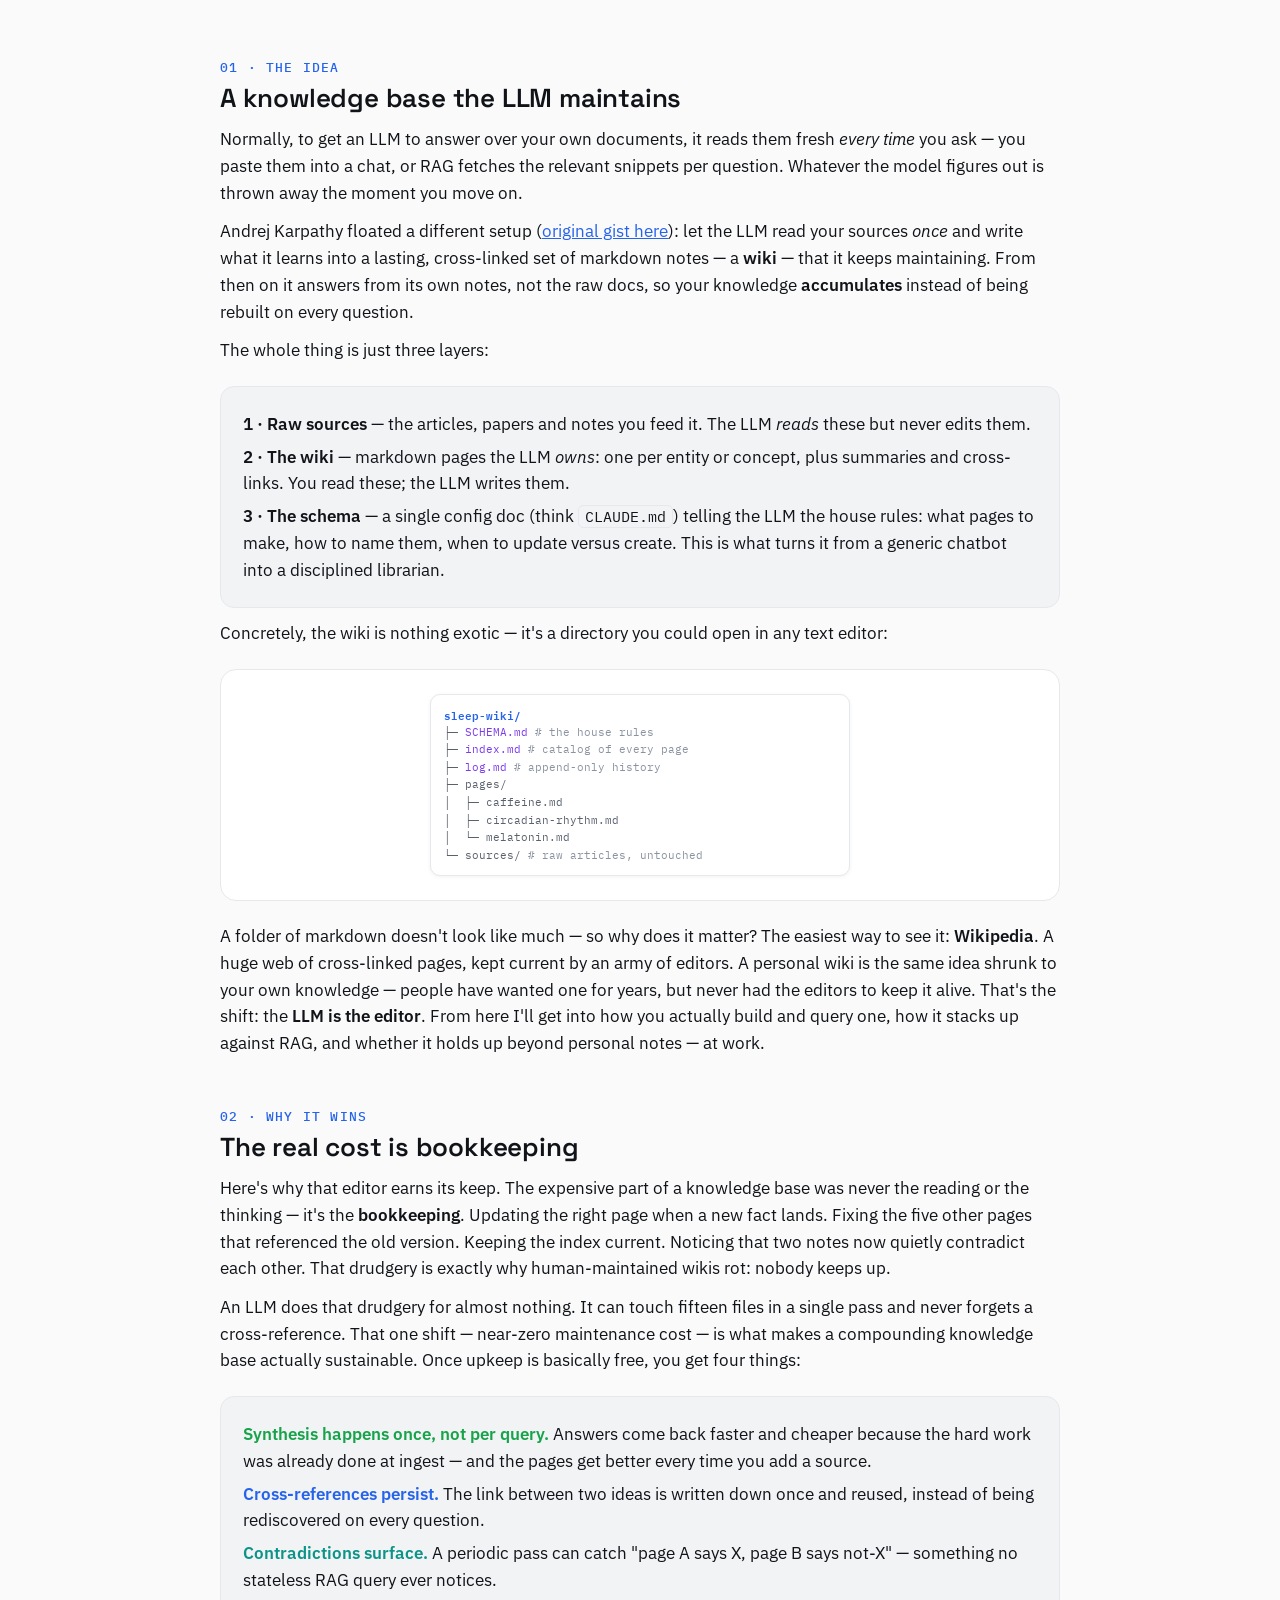
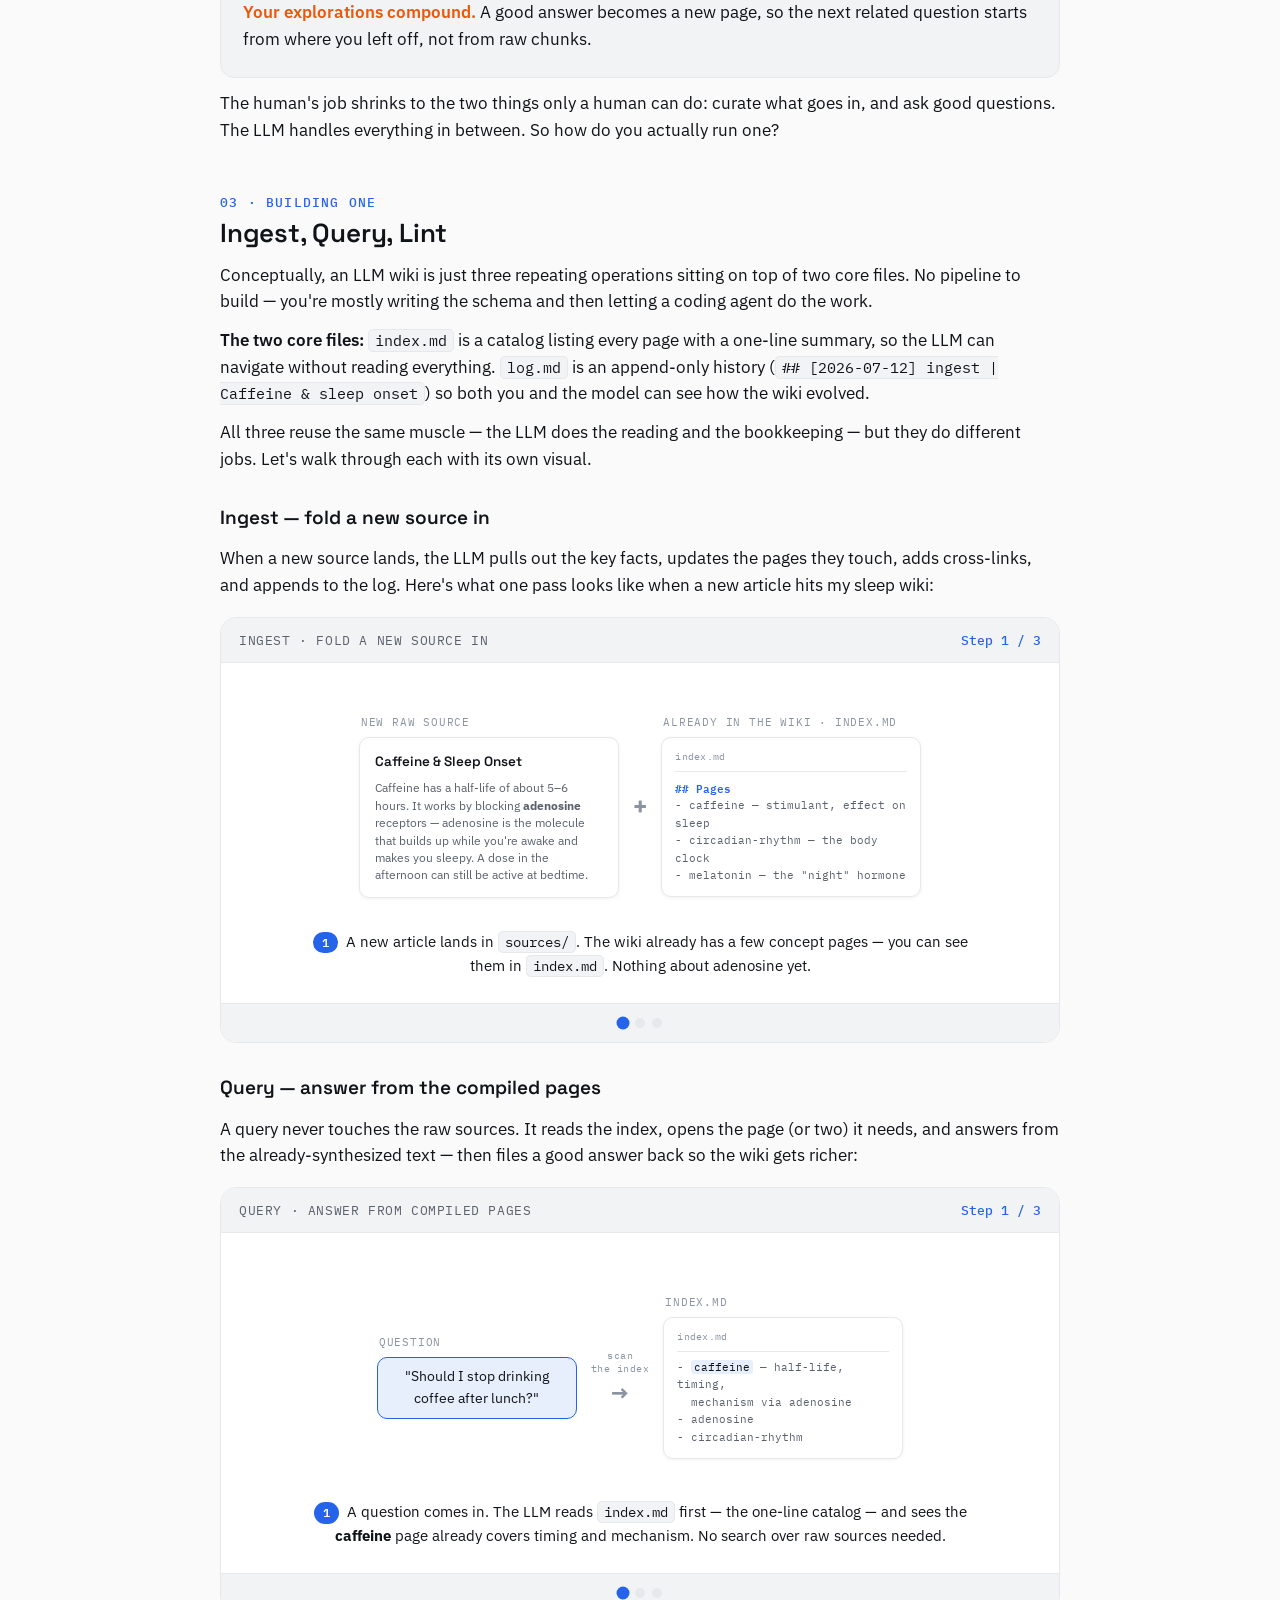
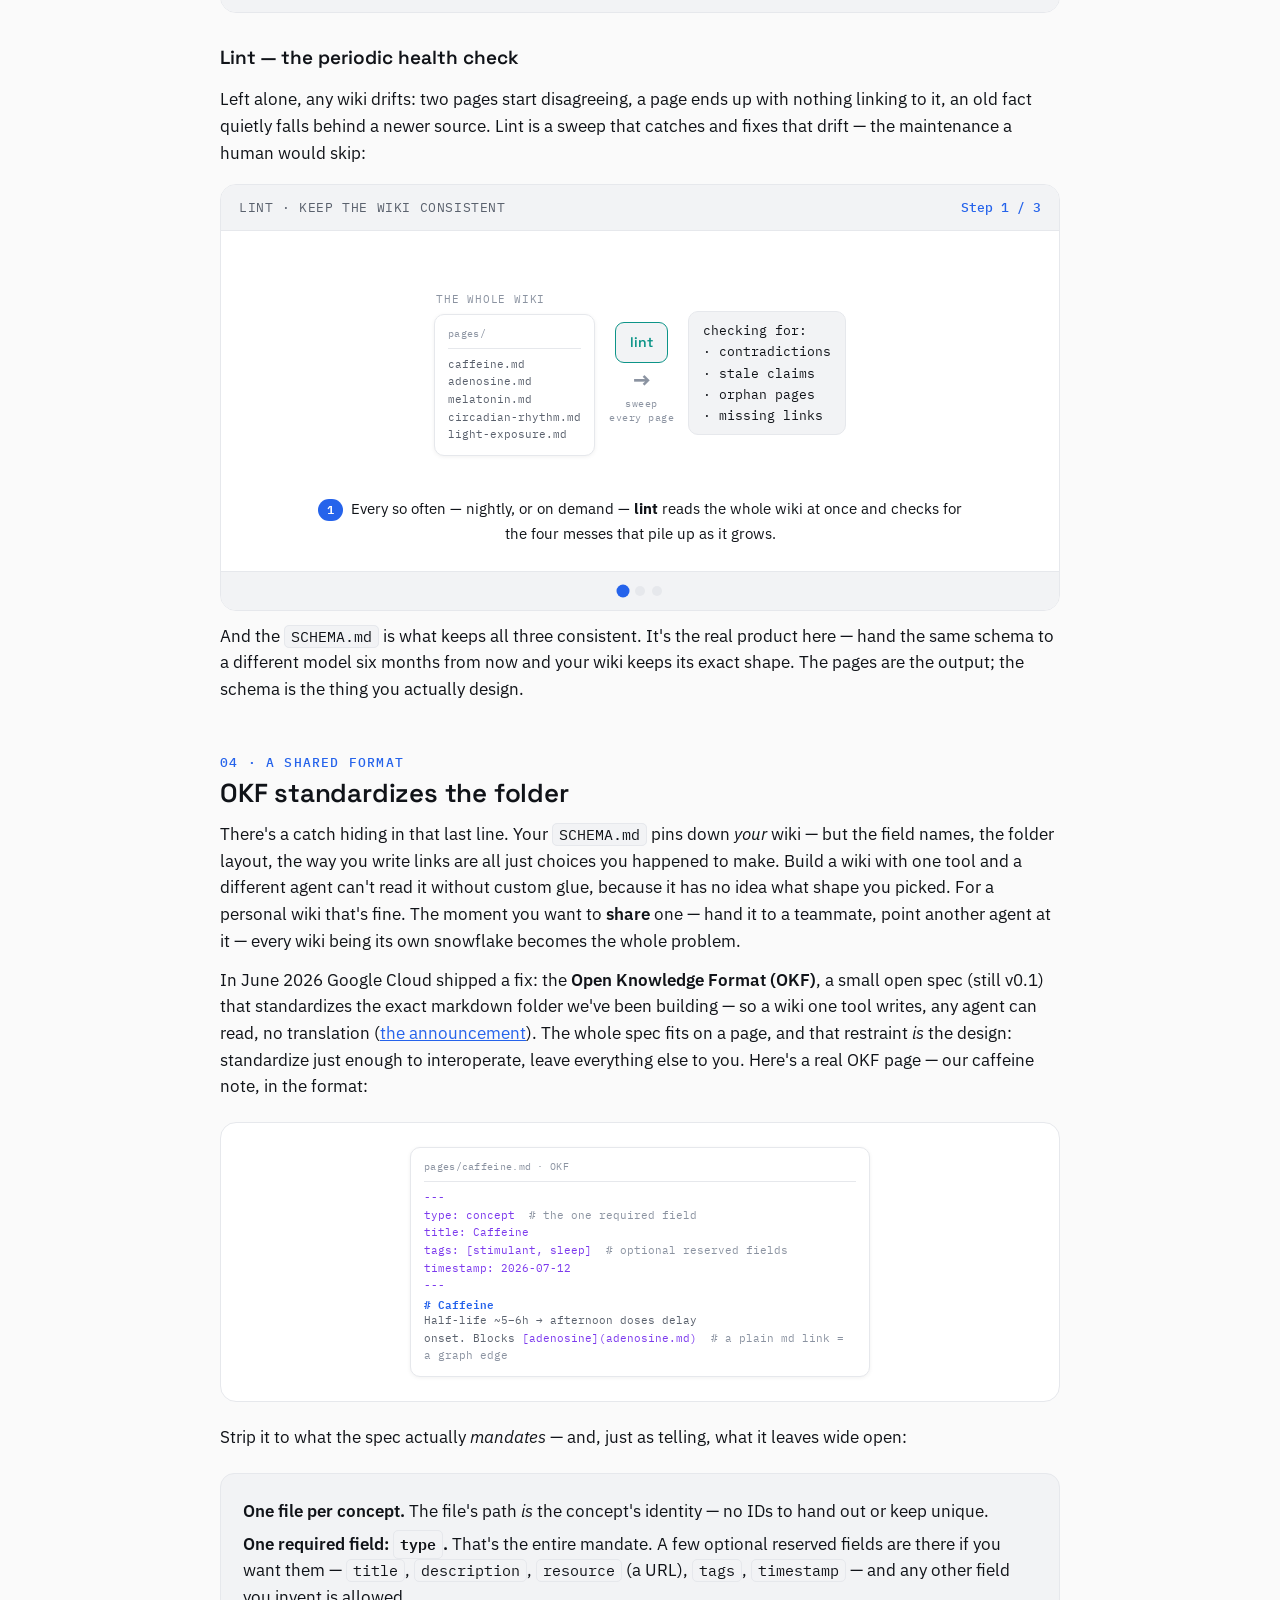
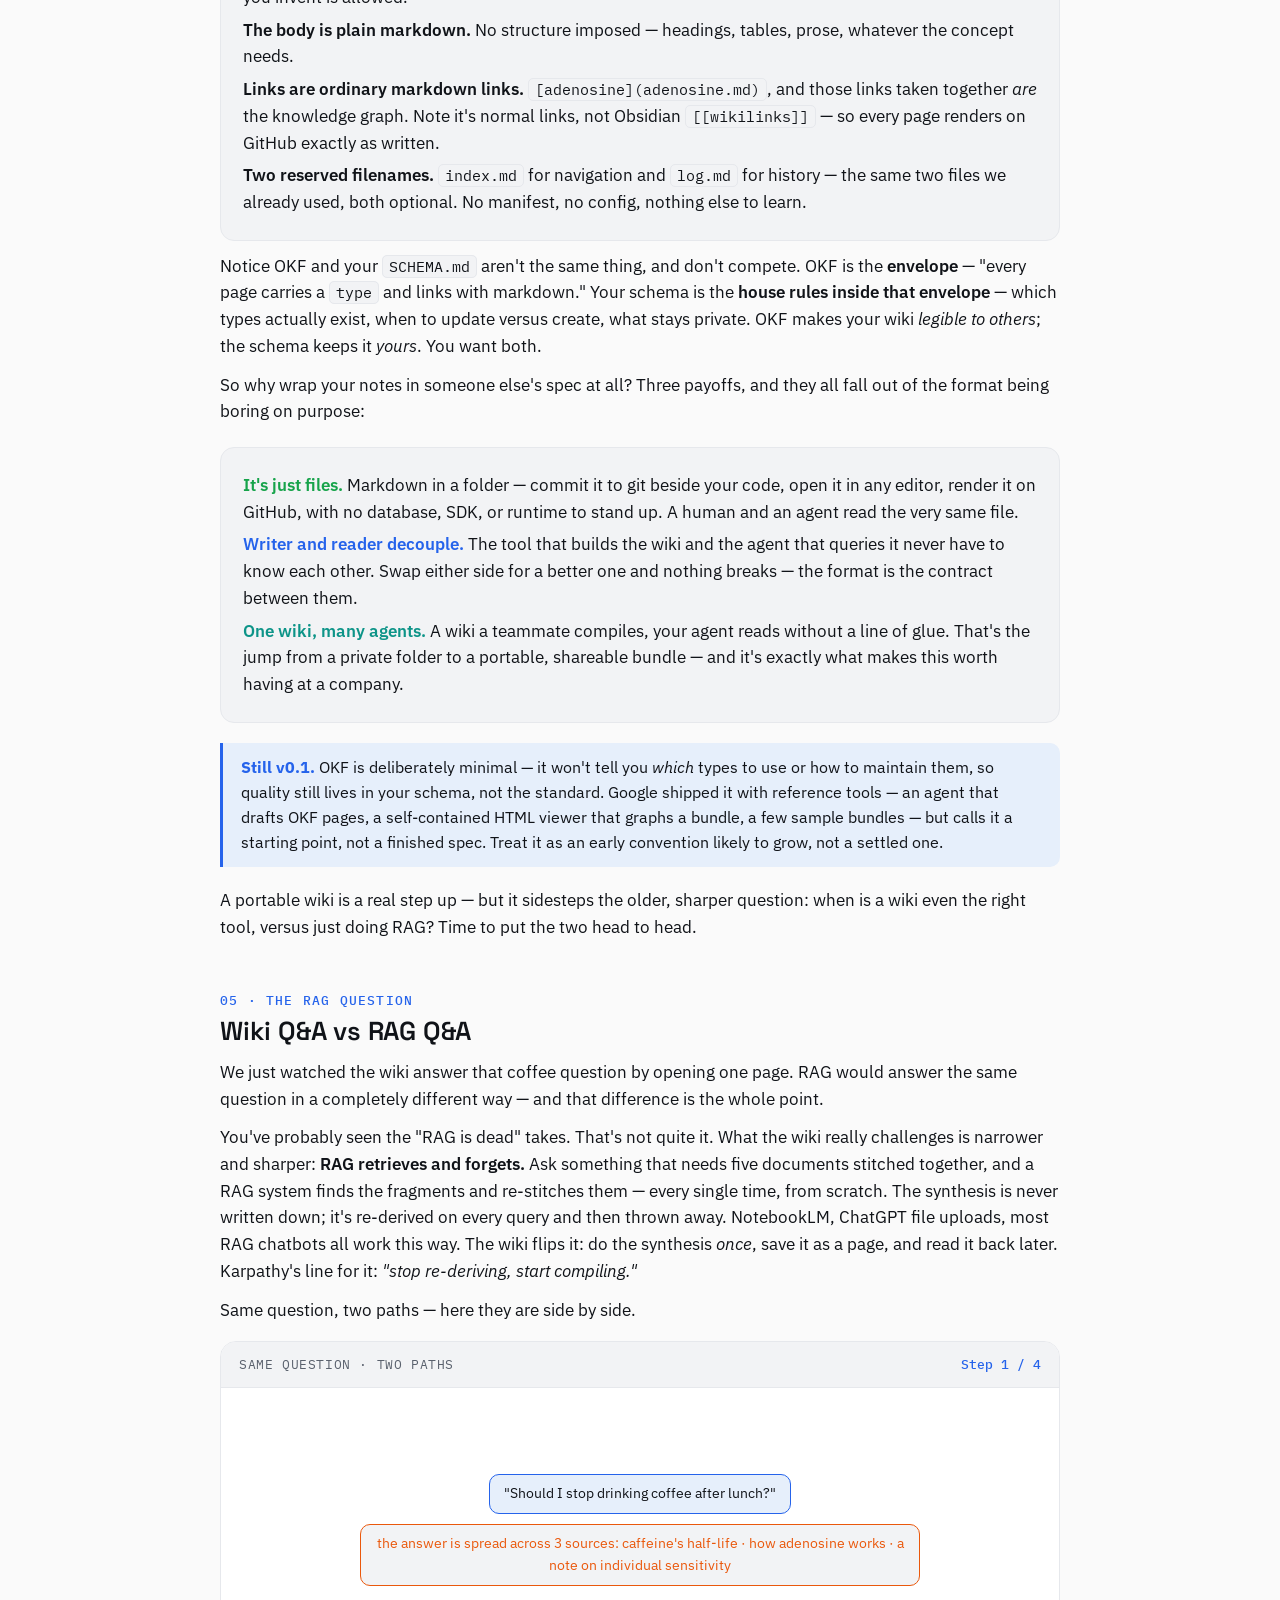
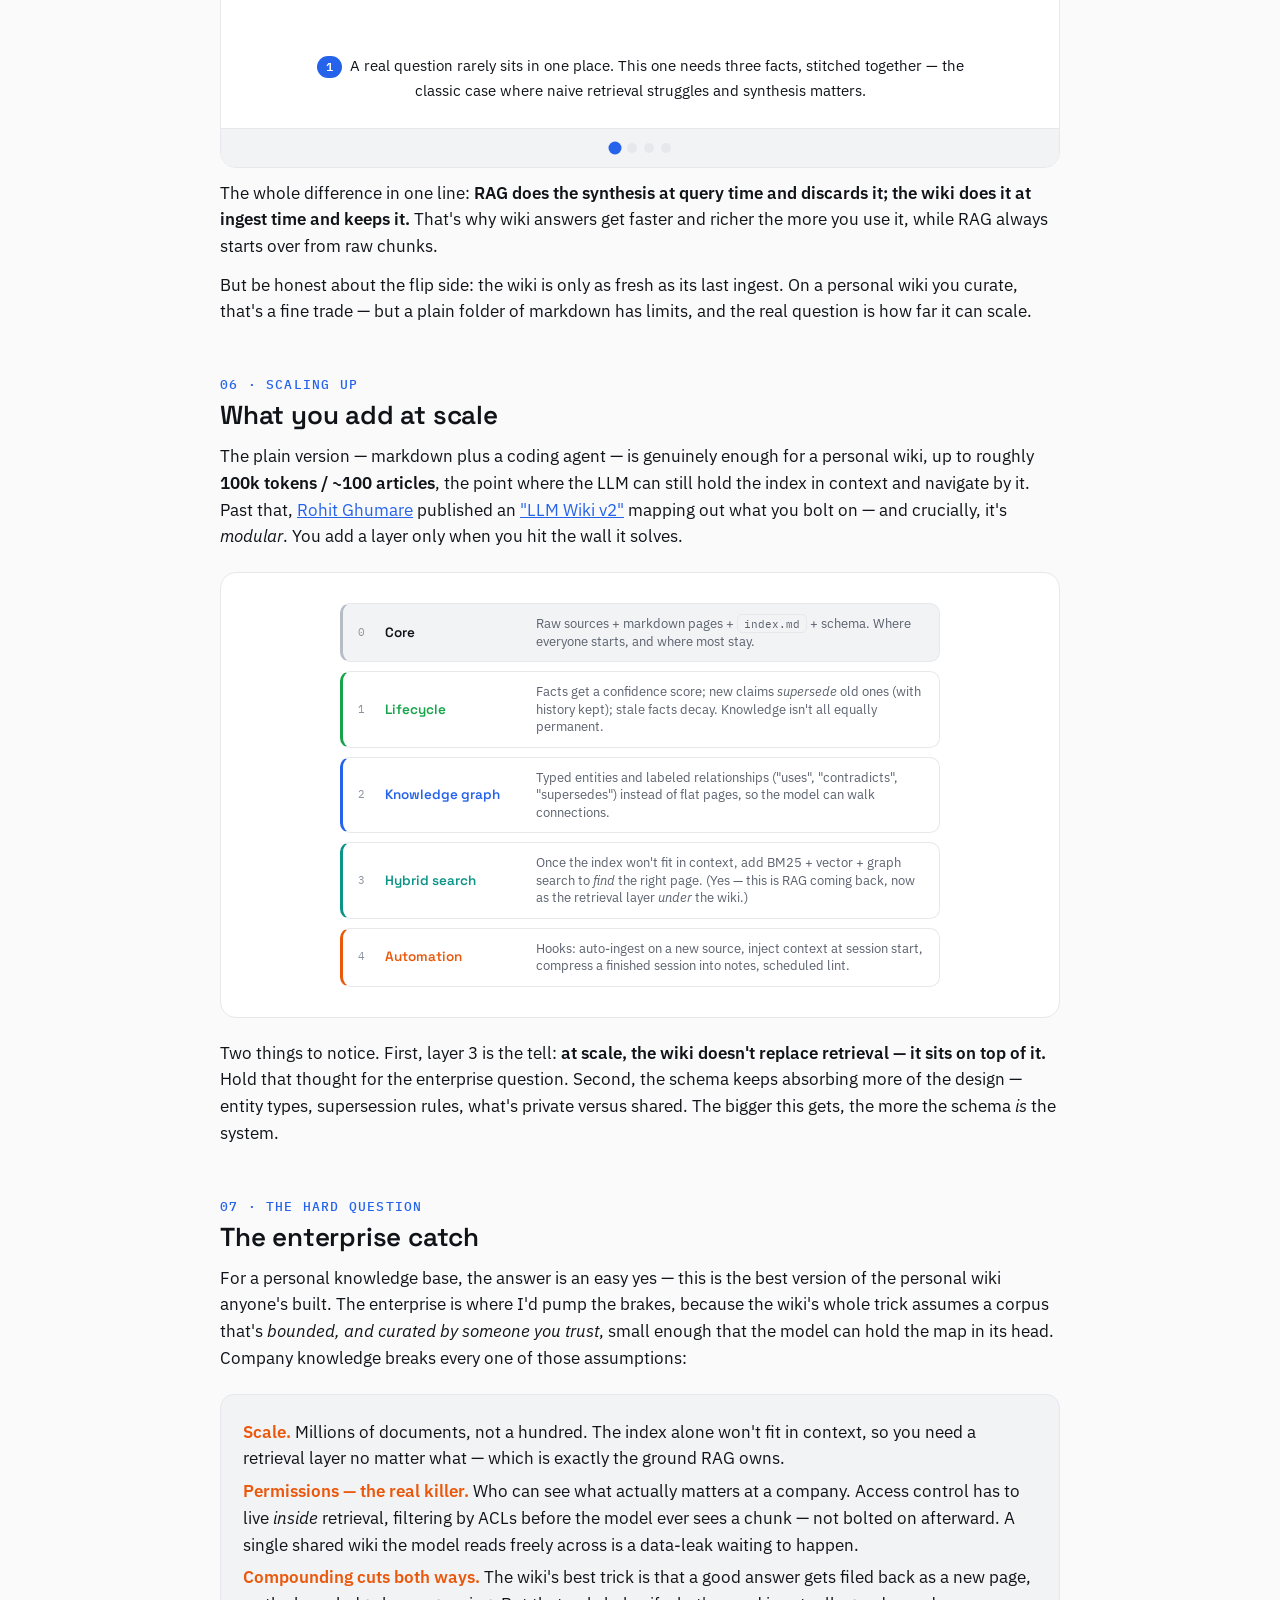
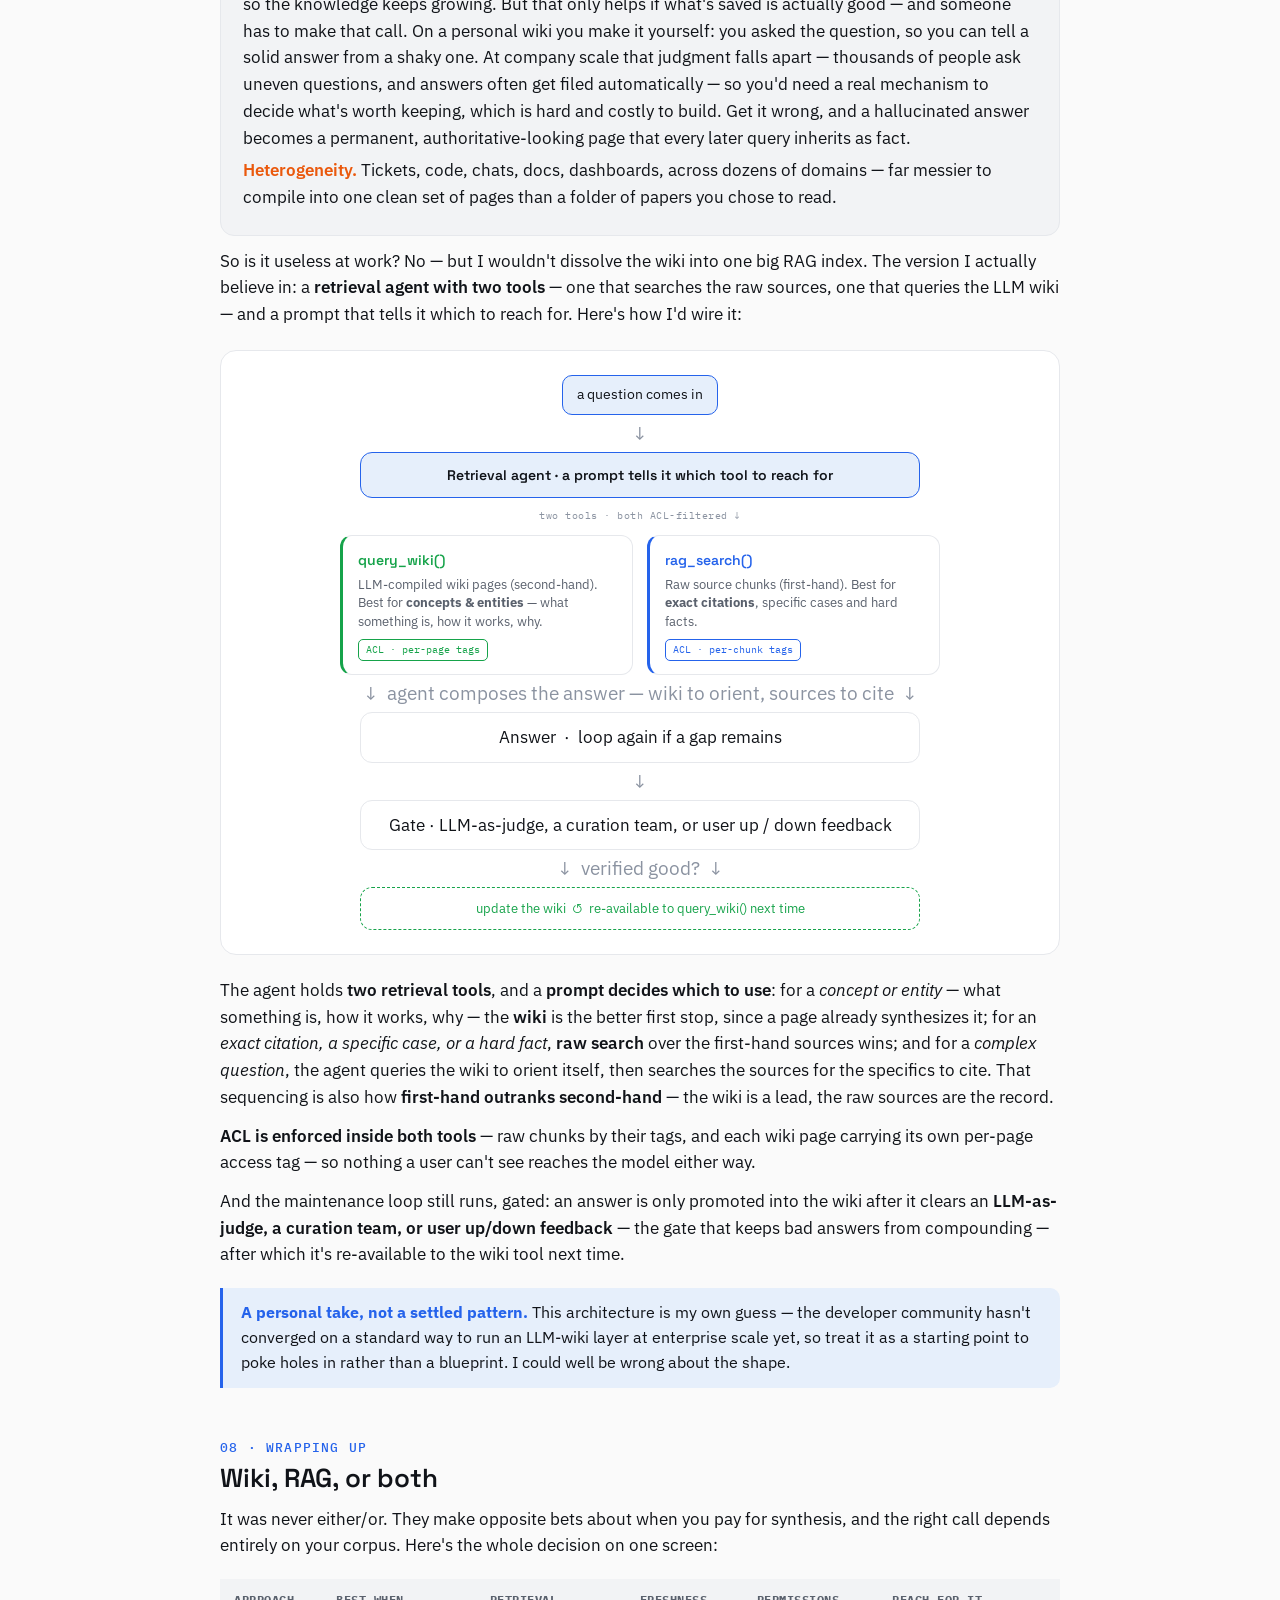
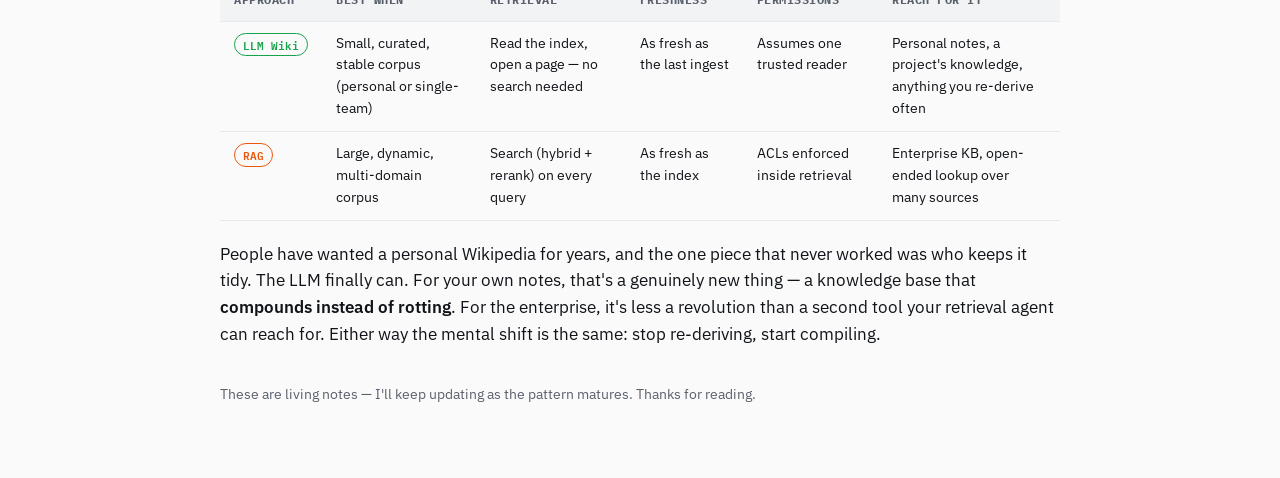
<file: blogs/llm-wiki.html>
<!--
title: LLM Wiki Explained: Karpathy's Knowledge Base vs Traditional RAG
date: 2026-07-12
tags: LLM, Knowledge Base, RAG
series: Context Retrieval
description: Karpathy's LLM wiki idea in plain terms — a knowledge base the model compiles and maintains for you, why it beats retrieve-and-forget RAG, how to build one step by step, and whether it survives the enterprise.
-->
<!DOCTYPE html>
<html lang="en" data-theme="light">
<head>
<meta charset="UTF-8">
<meta name="viewport" content="width=device-width, initial-scale=1">
<title>LLM Wiki Explained: Karpathy's Knowledge Base vs Traditional RAG</title>
<link rel="preconnect" href="https://fonts.googleapis.com">
<link rel="preconnect" href="https://fonts.gstatic.com" crossorigin>
<link href="https://fonts.googleapis.com/css2?family=IBM+Plex+Sans:wght@400;500;600;700&family=IBM+Plex+Mono:wght@400;500&family=Space+Grotesk:wght@500;600;700&display=swap" rel="stylesheet">
<style>
/* ---------- theme tokens (mirrors the site) ---------- */
:root{
  --bg:#fafafa; --surface:#ffffff; --panel:#f2f3f5;
  --fg:#101318; --muted:#5a616d; --faint:#8b93a1;
  --border:#e6e8ec; --accent:#2563eb; --accent-soft:#e6effb;
  --c1:#16a34a; --c2:#2563eb; --c3:#0d9488; --c4:#ea580c; --c5:#7c3aed;
  --cn:#b6bcc6; --cw:#ffffff; --cw-bd:#cfd4dc;
  --sans:'IBM Plex Sans',system-ui,sans-serif;
  --display:'Space Grotesk',system-ui,sans-serif;
  --mono:'IBM Plex Mono',ui-monospace,Menlo,monospace;
}
html[data-theme="dark"]{
  --bg:#0b0d11; --surface:#12151b; --panel:#161a21;
  --fg:#e9ebef; --muted:#949bab; --faint:#6c7686;
  --border:#222732; --accent:#60a5fa; --accent-soft:#16223c;
  --c1:#22c55e; --c2:#3b82f6; --c3:#2dd4bf; --c4:#f97316; --c5:#a78bfa;
  --cn:#454b57; --cw:#e8ecf2; --cw-bd:#aeb6c2;
}
*{box-sizing:border-box;}
html,body{margin:0;}
body{
  background:var(--bg); color:var(--fg);
  font-family:var(--sans); line-height:1.62; font-size:16.5px;
  -webkit-font-smoothing:antialiased;
}
.wrap{max-width:880px; margin:0 auto; padding:8px 20px 60px;}

/* ---------- typography ---------- */
h2{font-family:var(--display); font-weight:600; font-size:26px; line-height:1.2;
   margin:52px 0 6px; letter-spacing:-.2px;}
h2 .kicker{display:block; font-family:var(--mono); font-size:12.5px; font-weight:500;
   letter-spacing:1.2px; text-transform:uppercase; color:var(--accent); margin-bottom:8px;}
h3{font-family:var(--display); font-weight:600; font-size:19px; margin:30px 0 4px;}
p{margin:12px 0;}
a{color:var(--accent);}
strong{font-weight:600;}
.lead{font-size:19px; line-height:1.6; color:var(--fg);}
.muted{color:var(--muted);}
code{font-family:var(--mono); font-size:.9em; background:var(--panel);
  border:1px solid var(--border); border-radius:5px; padding:1px 6px;}
hr{border:none; border-top:1px solid var(--border); margin:44px 0;}

/* ---------- boxes / callouts ---------- */
.tldr{background:var(--panel); border:1px solid var(--border); border-radius:14px;
  padding:18px 22px; margin:22px 0 8px;}
.tldr h4{margin:0 0 6px; font-family:var(--mono); font-size:12.5px; letter-spacing:1px;
  text-transform:uppercase; color:var(--accent);}
.tldr p{margin:6px 0;}
.note{border-left:3px solid var(--accent); background:var(--accent-soft);
  border-radius:0 10px 10px 0; padding:12px 18px; margin:20px 0; font-size:15.5px;}
.note b{color:var(--accent);}

/* ---------- generic diagram shells ---------- */
.diagram{background:var(--surface); border:1px solid var(--border); border-radius:16px;
  padding:24px; margin:22px 0;}

/* ---------- stepper ---------- */
.stepper{background:var(--surface); border:1px solid var(--border); border-radius:16px;
  margin:18px 0 8px; overflow:hidden; outline:none;}
.stepper:focus-visible{border-color:var(--accent); box-shadow:0 0 0 3px var(--accent-soft);}
.stepper .head{display:flex; align-items:center; justify-content:space-between;
  padding:12px 18px; border-bottom:1px solid var(--border); background:var(--panel);}
.stepper .head .ttl{font-family:var(--mono); font-size:12.5px; letter-spacing:.6px; color:var(--muted);}
.stepper .head .counter{font-family:var(--mono); font-size:12.5px; color:var(--accent); font-weight:500;}
.stage{position:relative; min-height:340px; padding:26px 24px 6px;
  display:flex; flex-direction:column; align-items:center; justify-content:center;}
.step{display:none; width:100%;}
.step.active{display:block; animation:fade .25s ease;}
@keyframes fade{from{opacity:0; transform:translateY(4px);} to{opacity:1; transform:none;}}
.stage .viz{display:flex; flex-direction:column; align-items:center; justify-content:center;
  gap:14px; min-height:220px;}
.cap{margin-top:14px; text-align:center; font-size:15px; color:var(--fg);
  max-width:660px; margin-left:auto; margin-right:auto;}
.cap .n{display:inline-block; background:var(--accent); color:#fff; font-family:var(--mono);
  font-size:12px; font-weight:600; border-radius:999px; padding:1px 9px; margin-right:8px;}
.controls{display:flex; align-items:center; justify-content:center; gap:16px;
  padding:14px; border-top:1px solid var(--border); background:var(--panel);}
.dots{display:flex; gap:7px;}
.dot{width:10px; height:10px; border-radius:50%; padding:0; border:none; cursor:pointer;
  background:var(--border); transition:.15s;}
.dot:hover{background:var(--faint);}
.dot.on{background:var(--accent); transform:scale(1.3);}

/* ---------- split layout (input -> process -> output) ---------- */
.split{display:flex; align-items:center; justify-content:center; gap:14px; flex-wrap:wrap; width:100%;}
.split .colv{flex:1 1 290px; min-width:240px; max-width:350px;}
.split .mid{display:flex; flex-direction:column; align-items:center; gap:6px; flex:0 0 auto;}
.split .mid .arrow2{font-size:22px; font-weight:700; line-height:1; color:var(--faint);}
.split .mid .midlbl{font-family:var(--mono); font-size:10px; letter-spacing:.5px; color:var(--faint);
  text-align:center; line-height:1.35;}
@media(max-width:620px){ .split .mid .arrow2{transform:rotate(90deg);} }
.colcap{font-family:var(--mono); font-size:10.5px; letter-spacing:.8px; text-transform:uppercase;
  color:var(--faint); margin:0 0 6px 2px;}
.scol{flex:0 1 auto; text-align:left; min-width:0;}
.ar{color:var(--faint); font-size:22px; font-weight:700; flex:0 0 auto; line-height:1;}
@media(max-width:620px){ .ar{transform:rotate(90deg);} }
.blbl{font-family:var(--mono); font-size:10px; color:var(--muted); margin-bottom:5px;}

/* generic little pieces */
.stack{display:flex; flex-direction:column; gap:10px; align-items:center;}
.pill{background:var(--panel); border:1px solid var(--border); border-radius:10px;
  padding:8px 14px; font-size:13.5px; max-width:520px; text-align:center;}
.pill.hl{border-color:var(--accent); background:var(--accent-soft);}
.pill.mono{font-family:var(--mono); font-size:12.5px;}
.row{display:flex; gap:10px; align-items:center; justify-content:center; flex-wrap:wrap;}
.vec{display:flex; gap:5px; align-items:center;}
.vec i{width:9px; height:20px; border-radius:2px; background:var(--accent); opacity:.8;}

/* small doc card (a raw source) */
.sdoc{background:var(--surface); border:1px solid var(--border); border-radius:10px;
  padding:13px 15px; box-shadow:0 1px 4px rgba(0,0,0,.06); font-size:12px;}
.sdoc .dt{font-family:var(--display); font-weight:600; font-size:13.5px; margin-bottom:7px;}
.sdoc .dh{font-weight:600; color:var(--fg); margin:9px 0 2px;}
.sdoc .db{color:var(--muted); line-height:1.45;}
.hlt{background:var(--accent-soft); color:var(--fg); border-radius:3px; padding:0 3px;}

/* chips */
.wordmark{display:inline-flex; align-items:center; gap:7px; font-family:var(--display);
  font-weight:600; font-size:14px; padding:8px 14px; border-radius:9px;
  border:1px solid var(--border); background:var(--panel);}
.llmchip{display:inline-flex; align-items:center; gap:6px; font-family:var(--display); font-weight:600;
  font-size:13px; padding:7px 13px; border-radius:9px; border:1px solid var(--c2);
  background:var(--accent-soft); color:var(--c2);}
.prompt{font-family:var(--mono); font-size:10px; line-height:1.5; text-align:left; color:var(--muted);
  background:var(--surface); border:1px dashed var(--border); border-radius:8px; padding:8px 10px;
  max-width:230px; margin-top:9px;}
.prompt b{color:var(--fg);}
.jsonout{font-family:var(--mono); font-size:10.5px; line-height:1.5; text-align:left; color:var(--fg);
  background:var(--surface); border:1px solid var(--border); border-radius:8px; padding:8px 10px;
  white-space:pre-wrap; margin-bottom:8px;}
.jsonout .jw{color:var(--faint);}

/* markdown page panel (a wiki page is just markdown) */
.md{font-family:var(--mono); font-size:11px; line-height:1.6; text-align:left;
  background:var(--surface); border:1px solid var(--border); border-radius:10px;
  padding:11px 13px; overflow-x:auto; box-shadow:0 1px 4px rgba(0,0,0,.06);}
.md .fn{display:block; color:var(--faint); font-size:10px; letter-spacing:.3px;
  border-bottom:1px solid var(--border); padding-bottom:6px; margin-bottom:7px;}
.md .mh1{color:var(--accent); font-weight:600;}
.md .mh2{color:var(--c2); font-weight:600; margin-top:6px;}
.md .mtx{color:var(--muted);}
.md .mli{color:var(--muted);}
.md .mln{color:var(--c5);}
.md.k1{border-color:var(--c1);}
.md.k1 .fn{color:var(--c1);}

/* two-column compare */
.compare{display:grid; grid-template-columns:1fr 1fr; gap:16px; margin:22px 0;}
.compare .col{background:var(--surface); border:1px solid var(--border); border-radius:16px; padding:20px 22px;}
.compare .col.a{border-top:3px solid var(--c4);}
.compare .col.b{border-top:3px solid var(--c1);}
.compare h4{margin:0 0 4px; font-family:var(--display); font-size:17px;}
.compare .tag{font-family:var(--mono); font-size:12px; color:var(--muted);}
.compare ul{margin:12px 0 0; padding-left:18px;}
.compare li{margin:7px 0; font-size:15px;}
@media(max-width:640px){ .compare{grid-template-columns:1fr;} }

/* files-touched list */
.ftouch{display:flex; flex-direction:column; gap:6px; width:100%; max-width:300px;}
.frow{display:flex; align-items:center; gap:9px; font-family:var(--mono); font-size:12px;
  padding:6px 10px; border:1px solid var(--border); border-radius:8px; background:var(--surface);}
.frow .op{font-size:9.5px; font-weight:600; padding:1px 6px; border-radius:5px; flex:0 0 auto;
  width:60px; text-align:center;}
.frow .op.new{color:var(--c1); border:1px solid var(--c1);}
.frow .op.upd{color:var(--c4); border:1px solid var(--c4);}
.frow .op.app{color:var(--c2); border:1px solid var(--c2);}
.frow .fn2{color:var(--fg);}

/* v2 layers */
.layers{display:flex; flex-direction:column; gap:9px; width:100%; max-width:600px; margin:6px auto;}
.layer{display:flex; align-items:center; gap:13px; border:1px solid var(--border); border-left-width:3px;
  border-radius:10px; padding:11px 15px; background:var(--surface);}
.layer .lnum{font-family:var(--mono); font-size:11px; color:var(--faint); flex:0 0 auto; width:14px;}
.layer .ltitle{font-family:var(--display); font-weight:600; font-size:13.5px; flex:0 0 138px;}
.layer .ldesc{font-size:12.5px; color:var(--muted); line-height:1.4;}
.layer.l0{border-left-color:var(--cn); background:var(--panel);}
.layer.l1{border-left-color:var(--c1);}
.layer.l2{border-left-color:var(--c2);}
.layer.l3{border-left-color:var(--c3);}
.layer.l4{border-left-color:var(--c4);}
.layer.l0 .ltitle{color:var(--fg);}
.layer.l1 .ltitle{color:var(--c1);}
.layer.l2 .ltitle{color:var(--c2);}
.layer.l3 .ltitle{color:var(--c3);}
.layer.l4 .ltitle{color:var(--c4);}
@media(max-width:560px){ .layer{flex-wrap:wrap; gap:6px;} .layer .ltitle{flex-basis:auto;} }

/* summary table */
.tblwrap{overflow-x:auto; margin:20px 0;}
table{border-collapse:collapse; width:100%; font-size:13.5px; min-width:820px;}
th,td{text-align:left; padding:11px 14px; border-bottom:1px solid var(--border); vertical-align:top;}
th{font-family:var(--mono); font-size:12px; letter-spacing:.5px; text-transform:uppercase;
   color:var(--muted); background:var(--panel);}
tr td:first-child{font-weight:600; white-space:nowrap;}
.tg{display:inline-block; font-family:var(--mono); font-size:11px; padding:2px 8px;
  border-radius:999px; border:1px solid var(--border); white-space:nowrap;}
.tg.wiki{color:var(--c1); border-color:var(--c1);}
.tg.rag{color:var(--c4); border-color:var(--c4);}
.tg.hy{color:var(--c2); border-color:var(--c2);}

/* ---------- proposed enterprise architecture ---------- */
.arch{display:flex; flex-direction:column; align-items:center; gap:9px; width:100%;}
.archdown{color:var(--faint); font-size:19px; line-height:1;}
.archlbl2{font-family:var(--mono); font-size:10px; letter-spacing:.5px; color:var(--faint);}
.archbox{border:1px solid var(--border); border-radius:12px; padding:11px 16px; background:var(--surface);
  text-align:center; max-width:560px; width:100%;}
.archbox.router{border-color:var(--accent); background:var(--accent-soft);
  font-family:var(--display); font-weight:600; font-size:14px; color:var(--fg);}
.archrow{display:flex; gap:14px; width:100%; max-width:600px; justify-content:center; flex-wrap:wrap;}
.archcol{flex:1 1 250px; max-width:300px; border:1px solid var(--border); border-left-width:3px;
  border-radius:12px; padding:13px 15px; background:var(--surface); text-align:left;}
.archcol.wiki{border-left-color:var(--c1);}
.archcol.rag{border-left-color:var(--c2);}
.archcol .at{font-family:var(--display); font-weight:600; font-size:14px; margin-bottom:4px;}
.archcol.wiki .at{color:var(--c1);}
.archcol.rag .at{color:var(--c2);}
.archcol .ad{font-size:12.5px; color:var(--muted); line-height:1.45;}
.archcol .atag{margin-top:9px; font-family:var(--mono); font-size:10px; padding:2px 7px;
  border-radius:5px; display:inline-block; border:1px solid currentColor;}
.archcol.wiki .atag{color:var(--c1);}
.archcol.rag .atag{color:var(--c2);}
.archcol.raw{border-left-color:var(--c2);}
.archcol.raw .at{color:var(--c2);}
.archcol.raw .atag{color:var(--c2);}
.archloop{border:1px dashed var(--c1); border-radius:12px; padding:11px 15px; background:var(--surface);
  text-align:center; font-size:12.5px; color:var(--c1); max-width:560px; width:100%; line-height:1.5;}
.archbase{width:100%; max-width:560px; border:1px dashed var(--border); border-radius:12px;
  padding:11px 15px; background:var(--panel); text-align:center; font-size:12.5px; color:var(--muted);}
@media(max-width:560px){ .archcol{flex-basis:100%;} }
</style>
</head>
<body>
<div class="wrap">

  <!-- ============ 1 ============ -->
  <h2><span class="kicker">01 · The idea</span>A knowledge base the LLM maintains</h2>
  <p>Normally, to get an LLM to answer over your own documents, it reads them fresh <em>every time</em> you ask — you paste them into a chat, or RAG fetches the relevant snippets per question. Whatever the model figures out is thrown away the moment you move on.</p>
  <p>Andrej Karpathy floated a different setup (<a href="https://gist.github.com/karpathy/442a6bf555914893e9891c11519de94f" target="_blank" rel="noopener">original gist here</a>): let the LLM read your sources <em>once</em> and write what it learns into a lasting, cross-linked set of markdown notes — a <strong>wiki</strong> — that it keeps maintaining. From then on it answers from its own notes, not the raw docs, so your knowledge <strong>accumulates</strong> instead of being rebuilt on every question.</p>
  <p>The whole thing is just three layers:</p>
  <div class="tldr">
    <p><strong>1 · Raw sources</strong> — the articles, papers and notes you feed it. The LLM <em>reads</em> these but never edits them.</p>
    <p><strong>2 · The wiki</strong> — markdown pages the LLM <em>owns</em>: one per entity or concept, plus summaries and cross-links. You read these; the LLM writes them.</p>
    <p><strong>3 · The schema</strong> — a single config doc (think <code>CLAUDE.md</code>) telling the LLM the house rules: what pages to make, how to name them, when to update versus create. This is what turns it from a generic chatbot into a disciplined librarian.</p>
  </div>
  <p>Concretely, the wiki is nothing exotic — it's a directory you could open in any text editor:</p>
  <div class="diagram">
    <div class="md" style="max-width:420px; margin:0 auto;">
<div class="mh1">sleep-wiki/</div>
<div class="mtx">├─ <span class="mln">SCHEMA.md</span>      <span style="color:var(--faint)"># the house rules</span></div>
<div class="mtx">├─ <span class="mln">index.md</span>       <span style="color:var(--faint)"># catalog of every page</span></div>
<div class="mtx">├─ <span class="mln">log.md</span>         <span style="color:var(--faint)"># append-only history</span></div>
<div class="mtx">├─ pages/</div>
<div class="mtx">│&nbsp;&nbsp;├─ caffeine.md</div>
<div class="mtx">│&nbsp;&nbsp;├─ circadian-rhythm.md</div>
<div class="mtx">│&nbsp;&nbsp;└─ melatonin.md</div>
<div class="mtx">└─ sources/       <span style="color:var(--faint)"># raw articles, untouched</span></div>
    </div>
  </div>
  <p>A folder of markdown doesn't look like much — so why does it matter? The easiest way to see it: <strong>Wikipedia</strong>. A huge web of cross-linked pages, kept current by an army of editors. A personal wiki is the same idea shrunk to your own knowledge — people have wanted one for years, but never had the editors to keep it alive. That's the shift: the <strong>LLM is the editor</strong>. From here I'll get into how you actually build and query one, how it stacks up against RAG, and whether it holds up beyond personal notes — at work.</p>

  <!-- ============ 2 ============ -->
  <h2><span class="kicker">02 · Why it wins</span>The real cost is bookkeeping</h2>
  <p>Here's why that editor earns its keep. The expensive part of a knowledge base was never the reading or the thinking — it's the <strong>bookkeeping</strong>. Updating the right page when a new fact lands. Fixing the five other pages that referenced the old version. Keeping the index current. Noticing that two notes now quietly contradict each other. That drudgery is exactly why human-maintained wikis rot: nobody keeps up.</p>
  <p>An LLM does that drudgery for almost nothing. It can touch fifteen files in a single pass and never forgets a cross-reference. That one shift — near-zero maintenance cost — is what makes a compounding knowledge base actually sustainable. Once upkeep is basically free, you get four things:</p>
  <div class="tldr">
    <p><strong style="color:var(--c1)">Synthesis happens once, not per query.</strong> Answers come back faster and cheaper because the hard work was already done at ingest — and the pages get better every time you add a source.</p>
    <p><strong style="color:var(--c2)">Cross-references persist.</strong> The link between two ideas is written down once and reused, instead of being rediscovered on every question.</p>
    <p><strong style="color:var(--c3)">Contradictions surface.</strong> A periodic pass can catch "page A says X, page B says not-X" — something no stateless RAG query ever notices.</p>
    <p><strong style="color:var(--c4)">Your explorations compound.</strong> A good answer becomes a new page, so the next related question starts from where you left off, not from raw chunks.</p>
  </div>
  <p>The human's job shrinks to the two things only a human can do: curate what goes in, and ask good questions. The LLM handles everything in between. So how do you actually run one?</p>

  <!-- ============ 3 ============ -->
  <h2><span class="kicker">03 · Building one</span>Ingest, Query, Lint</h2>
  <p>Conceptually, an LLM wiki is just three repeating operations sitting on top of two core files. No pipeline to build — you're mostly writing the schema and then letting a coding agent do the work.</p>
  <p><strong>The two core files:</strong> <code>index.md</code> is a catalog listing every page with a one-line summary, so the LLM can navigate without reading everything. <code>log.md</code> is an append-only history (<code>## [2026-07-12] ingest | Caffeine &amp; sleep onset</code>) so both you and the model can see how the wiki evolved.</p>
  <p>All three reuse the same muscle — the LLM does the reading and the bookkeeping — but they do different jobs. Let's walk through each with its own visual.</p>

  <h3>Ingest — fold a new source in</h3>
  <p>When a new source lands, the LLM pulls out the key facts, updates the pages they touch, adds cross-links, and appends to the log. Here's what one pass looks like when a new article hits my sleep wiki:</p>
  <div class="stepper" data-stepper>
    <div class="head"><span class="ttl">INGEST · FOLD A NEW SOURCE IN</span><span class="counter"></span></div>
    <div class="stage">
      <div class="step">
        <div class="viz">
          <div class="split" style="align-items:center;">
            <div class="scol" style="max-width:260px;">
              <div class="colcap">new raw source</div>
              <div class="sdoc">
                <div class="dt">Caffeine &amp; Sleep Onset</div>
                <div class="db">Caffeine has a half-life of about 5–6 hours. It works by blocking <b>adenosine</b> receptors — adenosine is the molecule that builds up while you're awake and makes you sleepy. A dose in the afternoon can still be active at bedtime.</div>
              </div>
            </div>
            <div class="mid"><div class="midlbl" style="font-size:24px; font-weight:700; color:var(--faint);">+</div></div>
            <div class="scol" style="max-width:260px;">
              <div class="colcap">already in the wiki · index.md</div>
              <div class="md">
<span class="fn">index.md</span>
<div class="mh2">## Pages</div>
<div class="mli">- caffeine — stimulant, effect on sleep</div>
<div class="mli">- circadian-rhythm — the body clock</div>
<div class="mli">- melatonin — the "night" hormone</div>
              </div>
            </div>
          </div>
        </div>
        <p class="cap"><span class="n">1</span>A new article lands in <code>sources/</code>. The wiki already has a few concept pages — you can see them in <code>index.md</code>. Nothing about adenosine yet.</p>
      </div>
      <div class="step">
        <div class="viz">
          <div class="split" style="align-items:center;">
            <div class="scol" style="max-width:210px;">
              <div class="colcap">the source</div>
              <div class="pill mono" style="margin:0;">"Caffeine &amp; Sleep Onset"</div>
            </div>
            <div class="mid">
              <div class="llmchip"><svg width="14" height="12" viewBox="0 0 14 12" fill="none"><path d="M7 1 L8.3 4.7 L12 6 L8.3 7.3 L7 11 L5.7 7.3 L2 6 L5.7 4.7 Z" fill="var(--c2)"/></svg>LLM</div>
              <div class="prompt">Read this source. Following <b>SCHEMA.md</b>, extract entities and claims, then update or create the pages they belong to.</div>
            </div>
            <div class="ar">→</div>
            <div class="scol" style="max-width:230px;">
              <div class="colcap">extracted</div>
              <div class="jsonout" style="margin:0;">{
 "entities": [<span class="jw">"caffeine"</span>, <span class="jw">"adenosine"</span>],
 "claims": [
  <span class="jw">"caffeine half-life ~5–6h"</span>,
  <span class="jw">"caffeine blocks adenosine"</span>
 ],
 "new_page": <span class="jw">"adenosine"</span>
}</div>
            </div>
          </div>
        </div>
        <p class="cap"><span class="n">2</span>The LLM reads the source <em>guided by the schema</em> — not free-form. It pulls out the entities and claims, and notices <b>adenosine</b> is a new concept that deserves its own page.</p>
      </div>
      <div class="step">
        <div class="viz">
          <div class="split" style="align-items:flex-start;">
            <div class="scol" style="max-width:240px;">
              <div class="colcap">one pass · files touched</div>
              <div class="ftouch">
                <div class="frow"><span class="op upd">update</span><span class="fn2">caffeine.md</span></div>
                <div class="frow"><span class="op new">create</span><span class="fn2">adenosine.md</span></div>
                <div class="frow"><span class="op upd">update</span><span class="fn2">index.md</span></div>
                <div class="frow"><span class="op app">append</span><span class="fn2">log.md</span></div>
              </div>
            </div>
            <div class="ar">→</div>
            <div class="scol" style="max-width:300px;">
              <div class="colcap">caffeine.md · after</div>
              <div class="md k1">
<span class="fn">pages/caffeine.md</span>
<div class="mh1"># Caffeine</div>
<div class="mh2">## Effect on sleep</div>
<div class="mtx">Half-life <span class="hlt">~5–6h</span>, so an afternoon</div>
<div class="mtx">dose can delay sleep onset.</div>
<div class="mh2">## Mechanism</div>
<div class="mtx">Blocks <span class="hlt">[[adenosine]]</span> receptors —</div>
<div class="mtx">the molecule that drives sleepiness.</div>
<div class="mtx" style="color:var(--faint)">source: Caffeine &amp; Sleep Onset</div>
              </div>
            </div>
          </div>
        </div>
        <p class="cap"><span class="n">3</span>In a <b>single pass</b> the LLM updates <code>caffeine.md</code> (new claim + a <code>[[adenosine]]</code> cross-link), creates <code>adenosine.md</code>, refreshes the index, and logs it. That four-file bookkeeping — done for free — is the whole point.</p>
      </div>
    </div>
    <div class="controls"><div class="dots"></div></div>
  </div>
  <h3>Query — answer from the compiled pages</h3>
  <p>A query never touches the raw sources. It reads the index, opens the page (or two) it needs, and answers from the already-synthesized text — then files a good answer back so the wiki gets richer:</p>
  <div class="stepper" data-stepper>
    <div class="head"><span class="ttl">QUERY · ANSWER FROM COMPILED PAGES</span><span class="counter"></span></div>
    <div class="stage">
      <div class="step">
        <div class="viz">
          <div class="split" style="align-items:center;">
            <div class="scol" style="max-width:200px;">
              <div class="colcap">question</div>
              <div class="pill hl" style="margin:0;">"Should I stop drinking coffee after lunch?"</div>
            </div>
            <div class="mid"><div class="midlbl">scan<br>the index</div><div class="arrow2">→</div></div>
            <div class="scol" style="max-width:240px;">
              <div class="colcap">index.md</div>
              <div class="md">
<span class="fn">index.md</span>
<div class="mli">- <span class="hlt">caffeine</span> — half-life, timing,</div>
<div class="mtx">&nbsp;&nbsp;mechanism via adenosine</div>
<div class="mli">- adenosine</div>
<div class="mli">- circadian-rhythm</div>
              </div>
            </div>
          </div>
        </div>
        <p class="cap"><span class="n">1</span>A question comes in. The LLM reads <code>index.md</code> first — the one-line catalog — and sees the <b>caffeine</b> page already covers timing and mechanism. No search over raw sources needed.</p>
      </div>
      <div class="step">
        <div class="viz">
          <div class="split" style="align-items:center;">
            <div class="scol" style="max-width:250px;">
              <div class="colcap">caffeine.md · already synthesized</div>
              <div class="md k1">
<span class="fn">pages/caffeine.md</span>
<div class="mh1"># Caffeine</div>
<div class="mtx">Half-life ~5–6h → afternoon</div>
<div class="mtx">doses delay onset. Blocks</div>
<div class="mtx">[[adenosine]]. Sensitivity</div>
<div class="mtx">varies by person.</div>
<div class="mtx" style="color:var(--faint)">sources: 3 · cross-links: 2</div>
              </div>
            </div>
            <div class="mid"><div class="midlbl">read &amp;<br>answer</div><div class="arrow2">→</div></div>
            <div class="scol" style="max-width:200px;">
              <div class="colcap">grounded answer</div>
              <div class="pill hl" style="margin:0;">"Yes — after ~2pm caffeine can still delay sleep, so cut it off around lunch."</div>
            </div>
          </div>
        </div>
        <p class="cap"><span class="n">2</span>Open the one page. The three facts are <b>already stitched together, with citations</b> — that work happened back at ingest. The model reads an answer instead of reconstructing one from scratch.</p>
      </div>
      <div class="step">
        <div class="viz">
          <div class="split" style="align-items:center;">
            <div class="scol" style="max-width:210px;">
              <div class="colcap">the answer you just derived</div>
              <div class="pill" style="margin:0; border-color:var(--c1);">"Cut caffeine after ~2pm to fall asleep faster."</div>
            </div>
            <div class="mid"><div class="midlbl">file it<br>back</div><div class="arrow2">→</div></div>
            <div class="scol" style="max-width:250px;">
              <div class="colcap">caffeine.md · now richer</div>
              <div class="md k1">
<span class="fn">pages/caffeine.md</span>
<div class="mh2">## Practical timing</div>
<div class="mtx"><span class="hlt">Cut caffeine after ~2pm to</span></div>
<div class="mtx"><span class="hlt">fall asleep faster.</span> (Q&amp;A, Jul 12)</div>
              </div>
            </div>
          </div>
        </div>
        <p class="cap"><span class="n">3</span>The step RAG can't do: <b>file the answer back</b>. A good Q&amp;A becomes a new section, so next time it's already there — your explorations compound instead of vanishing.</p>
      </div>
    </div>
    <div class="controls"><div class="dots"></div></div>
  </div>

  <h3>Lint — the periodic health check</h3>
  <p>Left alone, any wiki drifts: two pages start disagreeing, a page ends up with nothing linking to it, an old fact quietly falls behind a newer source. Lint is a sweep that catches and fixes that drift — the maintenance a human would skip:</p>
  <div class="stepper" data-stepper>
    <div class="head"><span class="ttl">LINT · KEEP THE WIKI CONSISTENT</span><span class="counter"></span></div>
    <div class="stage">
      <div class="step">
        <div class="viz">
          <div class="split" style="align-items:center;">
            <div class="scol" style="max-width:210px;">
              <div class="colcap">the whole wiki</div>
              <div class="md">
<span class="fn">pages/</span>
<div class="mtx">caffeine.md</div>
<div class="mtx">adenosine.md</div>
<div class="mtx">melatonin.md</div>
<div class="mtx">circadian-rhythm.md</div>
<div class="mtx">light-exposure.md</div>
              </div>
            </div>
            <div class="mid">
              <div class="wordmark" style="border-color:var(--c3); color:var(--c3);">lint</div>
              <div class="arrow2">→</div>
              <div class="midlbl">sweep<br>every page</div>
            </div>
            <div class="scol" style="max-width:160px;">
              <div class="pill mono" style="margin:0; text-align:left; line-height:1.7;">checking for:<br>· contradictions<br>· stale claims<br>· orphan pages<br>· missing links</div>
            </div>
          </div>
        </div>
        <p class="cap"><span class="n">1</span>Every so often — nightly, or on demand — <b>lint</b> reads the whole wiki at once and checks for the four messes that pile up as it grows.</p>
      </div>
      <div class="step">
        <div class="viz">
          <div class="scol" style="max-width:440px;">
            <div class="colcap">3 issues found</div>
            <div class="ftouch" style="max-width:440px;">
              <div class="frow"><span class="op" style="width:82px; color:var(--c4); border:1px solid var(--c4);">contradict</span><span class="fn2" style="font-family:var(--sans); font-weight:400; color:var(--muted);">two pages disagree: melatonin.md "peaks AM" vs circadian.md "rises at night"</span></div>
              <div class="frow"><span class="op" style="width:82px; color:var(--c5); border:1px solid var(--c5);">orphan</span><span class="fn2" style="font-family:var(--sans); font-weight:400; color:var(--muted);">light-exposure.md — nothing links to it</span></div>
              <div class="frow"><span class="op" style="width:82px; color:var(--c2); border:1px solid var(--c2);">stale</span><span class="fn2" style="font-family:var(--sans); font-weight:400; color:var(--muted);">caffeine.md is behind: a newer source revised a fact it still shows</span></div>
            </div>
          </div>
        </div>
        <p class="cap"><span class="n">2</span>It surfaces three, each a different kind of drift: two pages <b>contradict</b> each other (both live in the wiki — which is right?); one <b>orphan</b> page has nothing linking to it; and one page is <b>stale</b> — a newer source revised a fact, but the page still shows the old one.</p>
      </div>
      <div class="step">
        <div class="viz">
          <div class="split" style="align-items:flex-start;">
            <div class="scol" style="max-width:230px;">
              <div class="colcap">one pass · resolved</div>
              <div class="ftouch">
                <div class="frow"><span class="op" style="color:var(--c1); border:1px solid var(--c1);">fixed</span><span class="fn2">reconcile melatonin → night</span></div>
                <div class="frow"><span class="op" style="color:var(--c1); border:1px solid var(--c1);">fixed</span><span class="fn2">link [[light-exposure]]</span></div>
                <div class="frow"><span class="op" style="color:var(--c1); border:1px solid var(--c1);">fixed</span><span class="fn2">update caffeine.md to newer fact</span></div>
              </div>
            </div>
            <div class="ar">→</div>
            <div class="scol" style="max-width:290px;">
              <div class="colcap">melatonin.md · reconciled</div>
              <div class="md k1">
<span class="fn">pages/melatonin.md</span>
<div class="mh1"># Melatonin</div>
<div class="mtx">Rises in the <span class="hlt">evening</span>, signaling</div>
<div class="mtx">night — <s>peaks in the morning</s>.</div>
<div class="mtx">Linked from [[circadian-rhythm]].</div>
<div class="mtx" style="color:var(--faint)">old claim kept in history</div>
              </div>
            </div>
          </div>
        </div>
        <p class="cap"><span class="n">3</span>Lint fixes all three in one pass — reconciling the contradiction (old version kept in history), adding the missing link, and updating the stale page to its newer source. The wiki stays consistent without you touching it.</p>
      </div>
    </div>
    <div class="controls"><div class="dots"></div></div>
  </div>

  <p>And the <code>SCHEMA.md</code> is what keeps all three consistent. It's the real product here — hand the same schema to a different model six months from now and your wiki keeps its exact shape. The pages are the output; the schema is the thing you actually design.</p>

  <!-- ============ 4 ============ -->
  <h2><span class="kicker">04 · A shared format</span>OKF standardizes the folder</h2>
  <p>There's a catch hiding in that last line. Your <code>SCHEMA.md</code> pins down <em>your</em> wiki — but the field names, the folder layout, the way you write links are all just choices you happened to make. Build a wiki with one tool and a different agent can't read it without custom glue, because it has no idea what shape you picked. For a personal wiki that's fine. The moment you want to <strong>share</strong> one — hand it to a teammate, point another agent at it — every wiki being its own snowflake becomes the whole problem.</p>
  <p>In June 2026 Google Cloud shipped a fix: the <strong>Open Knowledge Format (OKF)</strong>, a small open spec (still v0.1) that standardizes the exact markdown folder we've been building — so a wiki one tool writes, any agent can read, no translation (<a href="https://cloud.google.com/blog/products/data-analytics/how-the-open-knowledge-format-can-improve-data-sharing" target="_blank" rel="noopener">the announcement</a>). The whole spec fits on a page, and that restraint <em>is</em> the design: standardize just enough to interoperate, leave everything else to you. Here's a real OKF page — our caffeine note, in the format:</p>
  <div class="diagram">
    <div class="md" style="max-width:460px; margin:0 auto;">
<span class="fn">pages/caffeine.md · OKF</span>
<div class="mln">---</div>
<div class="mln">type: concept<span style="color:var(--faint); margin-left:14px;"># the one required field</span></div>
<div class="mln">title: Caffeine</div>
<div class="mln">tags: [stimulant, sleep]<span style="color:var(--faint); margin-left:14px;"># optional reserved fields</span></div>
<div class="mln">timestamp: 2026-07-12</div>
<div class="mln">---</div>
<div class="mh1"># Caffeine</div>
<div class="mtx">Half-life ~5–6h → afternoon doses delay</div>
<div class="mtx">onset. Blocks <span class="mln">[adenosine](adenosine.md)</span><span style="color:var(--faint);">&nbsp;&nbsp;# a plain md link = a graph edge</span></div>
    </div>
  </div>
  <p>Strip it to what the spec actually <em>mandates</em> — and, just as telling, what it leaves wide open:</p>
  <div class="tldr">
    <p><strong>One file per concept.</strong> The file's path <em>is</em> the concept's identity — no IDs to hand out or keep unique.</p>
    <p><strong>One required field: <code>type</code>.</strong> That's the entire mandate. A few optional reserved fields are there if you want them — <code>title</code>, <code>description</code>, <code>resource</code> (a URL), <code>tags</code>, <code>timestamp</code> — and any other field you invent is allowed.</p>
    <p><strong>The body is plain markdown.</strong> No structure imposed — headings, tables, prose, whatever the concept needs.</p>
    <p><strong>Links are ordinary markdown links.</strong> <code>[adenosine](adenosine.md)</code>, and those links taken together <em>are</em> the knowledge graph. Note it's normal links, not Obsidian <code>[[wikilinks]]</code> — so every page renders on GitHub exactly as written.</p>
    <p><strong>Two reserved filenames.</strong> <code>index.md</code> for navigation and <code>log.md</code> for history — the same two files we already used, both optional. No manifest, no config, nothing else to learn.</p>
  </div>
  <p>Notice OKF and your <code>SCHEMA.md</code> aren't the same thing, and don't compete. OKF is the <strong>envelope</strong> — "every page carries a <code>type</code> and links with markdown." Your schema is the <strong>house rules inside that envelope</strong> — which types actually exist, when to update versus create, what stays private. OKF makes your wiki <em>legible to others</em>; the schema keeps it <em>yours</em>. You want both.</p>
  <p>So why wrap your notes in someone else's spec at all? Three payoffs, and they all fall out of the format being boring on purpose:</p>
  <div class="tldr">
    <p><strong style="color:var(--c1)">It's just files.</strong> Markdown in a folder — commit it to git beside your code, open it in any editor, render it on GitHub, with no database, SDK, or runtime to stand up. A human and an agent read the very same file.</p>
    <p><strong style="color:var(--c2)">Writer and reader decouple.</strong> The tool that builds the wiki and the agent that queries it never have to know each other. Swap either side for a better one and nothing breaks — the format is the contract between them.</p>
    <p><strong style="color:var(--c3)">One wiki, many agents.</strong> A wiki a teammate compiles, your agent reads without a line of glue. That's the jump from a private folder to a portable, shareable bundle — and it's exactly what makes this worth having at a company.</p>
  </div>
  <div class="note"><b>Still v0.1.</b> OKF is deliberately minimal — it won't tell you <em>which</em> types to use or how to maintain them, so quality still lives in your schema, not the standard. Google shipped it with reference tools — an agent that drafts OKF pages, a self-contained HTML viewer that graphs a bundle, a few sample bundles — but calls it a starting point, not a finished spec. Treat it as an early convention likely to grow, not a settled one.</div>
  <p>A portable wiki is a real step up — but it sidesteps the older, sharper question: when is a wiki even the right tool, versus just doing RAG? Time to put the two head to head.</p>

  <!-- ============ 5 ============ -->
  <h2><span class="kicker">05 · The RAG question</span>Wiki Q&amp;A vs RAG Q&amp;A</h2>
  <p>We just watched the wiki answer that coffee question by opening one page. RAG would answer the same question in a completely different way — and that difference is the whole point.</p>
  <p>You've probably seen the "RAG is dead" takes. That's not quite it. What the wiki really challenges is narrower and sharper: <strong>RAG retrieves and forgets.</strong> Ask something that needs five documents stitched together, and a RAG system finds the fragments and re-stitches them — every single time, from scratch. The synthesis is never written down; it's re-derived on every query and then thrown away. NotebookLM, ChatGPT file uploads, most RAG chatbots all work this way. The wiki flips it: do the synthesis <em>once</em>, save it as a page, and read it back later. Karpathy's line for it: <em>"stop re-deriving, start compiling."</em></p>
  <p>Same question, two paths — here they are side by side.</p>
  <div class="stepper" data-stepper>
    <div class="head"><span class="ttl">SAME QUESTION · TWO PATHS</span><span class="counter"></span></div>
    <div class="stage">
      <div class="step">
        <div class="viz">
          <div class="stack">
            <div class="pill hl">"Should I stop drinking coffee after lunch?"</div>
            <div class="pill" style="border-color:var(--c4); color:var(--c4); max-width:560px;">the answer is spread across 3 sources: caffeine's half-life · how adenosine works · a note on individual sensitivity</div>
          </div>
        </div>
        <p class="cap"><span class="n">1</span>A real question rarely sits in one place. This one needs three facts, stitched together — the classic case where naive retrieval struggles and synthesis matters.</p>
      </div>
      <div class="step">
        <div class="viz">
          <div class="split" style="align-items:center;">
            <div class="scol" style="max-width:250px;">
              <div class="colcap">RAG · retrieve raw chunks</div>
              <div class="stack" style="gap:6px; align-items:stretch;">
                <div class="pill mono" style="margin:0;">chunk · from "Half-life" article</div>
                <div class="pill mono" style="margin:0;">chunk · from "Adenosine" article</div>
                <div class="pill mono" style="margin:0;">chunk · from "Sensitivity" blog</div>
              </div>
            </div>
            <div class="mid">
              <div class="llmchip"><svg width="14" height="12" viewBox="0 0 14 12" fill="none"><path d="M7 1 L8.3 4.7 L12 6 L8.3 7.3 L7 11 L5.7 7.3 L2 6 L5.7 4.7 Z" fill="var(--c2)"/></svg>LLM</div>
              <div class="midlbl">synthesize<br>from scratch</div>
            </div>
            <div class="scol" style="max-width:190px;">
              <div class="colcap">answer</div>
              <div class="pill" style="margin:0;">"Yes — caffeine lingers ~5–6h, so after ~2pm it can…"</div>
              <div class="pill mono" style="margin-top:8px; border-color:var(--c4); color:var(--c4);">↻ redone every query</div>
            </div>
          </div>
        </div>
        <p class="cap"><span class="n">2</span><b>The RAG path.</b> Embed the query, pull the closest raw chunks from three different documents, and hand them to the LLM to stitch together <em>now</em>. Good answer — but the synthesis is thrown away, so the next person asking pays for it all over again.</p>
      </div>
      <div class="step">
        <div class="viz">
          <div class="split" style="align-items:center;">
            <div class="scol" style="max-width:250px;">
              <div class="colcap">Wiki · open the built page</div>
              <div class="md k1">
<span class="fn">pages/caffeine.md</span>
<div class="mh1"># Caffeine</div>
<div class="mtx">Half-life ~5–6h → afternoon</div>
<div class="mtx">doses delay onset. Blocks</div>
<div class="mtx">[[adenosine]]. Sensitivity</div>
<div class="mtx">varies by person.</div>
<div class="mtx" style="color:var(--faint)">sources: 3 · cross-links: 2</div>
              </div>
            </div>
            <div class="mid">
              <div class="midlbl">just read</div>
              <div class="arrow2">→</div>
              <div class="midlbl">no synthesis</div>
            </div>
            <div class="scol" style="max-width:190px;">
              <div class="colcap">answer</div>
              <div class="pill" style="margin:0;">"Yes — after ~2pm caffeine can still delay sleep. Cut it off around lunch."</div>
              <div class="pill mono" style="margin-top:8px; border-color:var(--c1); color:var(--c1);">✓ already compiled</div>
            </div>
          </div>
        </div>
        <p class="cap"><span class="n">3</span><b>The wiki path.</b> The index points to a single page that already stitches all three facts together — half-life, adenosine, sensitivity — with citations. The model just reads the answer off it; the synthesis happened back at ingest, so nothing is recomputed.</p>
      </div>
      <div class="step">
        <div class="viz">
          <div class="split" style="align-items:center;">
            <div class="scol" style="max-width:230px;">
              <div class="colcap">RAG · every query</div>
              <div class="stack" style="gap:5px; align-items:stretch;">
                <div class="pill mono" style="margin:0;">pull 3 raw chunks</div>
                <div class="pill mono" style="margin:0;">synthesize now</div>
                <div class="pill mono" style="margin:0; border-color:var(--c4); color:var(--c4);">discard the result ↻</div>
              </div>
            </div>
            <div class="mid"><div class="midlbl">vs</div></div>
            <div class="scol" style="max-width:230px;">
              <div class="colcap">Wiki · once, at ingest</div>
              <div class="stack" style="gap:5px; align-items:stretch;">
                <div class="pill mono" style="margin:0;">open the built page</div>
                <div class="pill mono" style="margin:0;">already synthesized</div>
                <div class="pill mono" style="margin:0; border-color:var(--c1); color:var(--c1);">keep &amp; compound ✓</div>
              </div>
            </div>
          </div>
        </div>
        <p class="cap"><span class="n">4</span>Same question, two costs, side by side. RAG re-stitches those three raw chunks <em>every single time</em> and throws the result away. The wiki did that stitching once at ingest, so the query just reads the ready page — and it gets richer each time.</p>
      </div>
    </div>
    <div class="controls"><div class="dots"></div></div>
  </div>
  <p>The whole difference in one line: <strong>RAG does the synthesis at query time and discards it; the wiki does it at ingest time and keeps it.</strong> That's why wiki answers get faster and richer the more you use it, while RAG always starts over from raw chunks.</p>
  <p>But be honest about the flip side: the wiki is only as fresh as its last ingest. On a personal wiki you curate, that's a fine trade — but a plain folder of markdown has limits, and the real question is how far it can scale.</p>

  <!-- ============ 6 ============ -->
  <h2><span class="kicker">06 · Scaling up</span>What you add at scale</h2>
  <p>The plain version — markdown plus a coding agent — is genuinely enough for a personal wiki, up to roughly <strong>100k tokens / ~100 articles</strong>, the point where the LLM can still hold the index in context and navigate by it. Past that, <a href="https://github.com/rohitg00" target="_blank" rel="noopener">Rohit Ghumare</a> published an <a href="https://gist.github.com/rohitg00/2067ab416f7bbe447c1977edaaa681e2" target="_blank" rel="noopener">"LLM Wiki v2"</a> mapping out what you bolt on — and crucially, it's <em>modular</em>. You add a layer only when you hit the wall it solves.</p>
  <div class="diagram">
    <div class="layers">
      <div class="layer l0"><span class="lnum">0</span><span class="ltitle">Core</span><span class="ldesc">Raw sources + markdown pages + <code>index.md</code> + schema. Where everyone starts, and where most stay.</span></div>
      <div class="layer l1"><span class="lnum">1</span><span class="ltitle">Lifecycle</span><span class="ldesc">Facts get a confidence score; new claims <em>supersede</em> old ones (with history kept); stale facts decay. Knowledge isn't all equally permanent.</span></div>
      <div class="layer l2"><span class="lnum">2</span><span class="ltitle">Knowledge graph</span><span class="ldesc">Typed entities and labeled relationships ("uses", "contradicts", "supersedes") instead of flat pages, so the model can walk connections.</span></div>
      <div class="layer l3"><span class="lnum">3</span><span class="ltitle">Hybrid search</span><span class="ldesc">Once the index won't fit in context, add BM25 + vector + graph search to <em>find</em> the right page. (Yes — this is RAG coming back, now as the retrieval layer <em>under</em> the wiki.)</span></div>
      <div class="layer l4"><span class="lnum">4</span><span class="ltitle">Automation</span><span class="ldesc">Hooks: auto-ingest on a new source, inject context at session start, compress a finished session into notes, scheduled lint.</span></div>
    </div>
  </div>
  <p>Two things to notice. First, layer 3 is the tell: <strong>at scale, the wiki doesn't replace retrieval — it sits on top of it.</strong> Hold that thought for the enterprise question. Second, the schema keeps absorbing more of the design — entity types, supersession rules, what's private versus shared. The bigger this gets, the more the schema <em>is</em> the system.</p>

  <!-- ============ 7 ============ -->
  <h2><span class="kicker">07 · The hard question</span>The enterprise catch</h2>
  <p>For a personal knowledge base, the answer is an easy yes — this is the best version of the personal wiki anyone's built. The enterprise is where I'd pump the brakes, because the wiki's whole trick assumes a corpus that's <em>bounded, and curated by someone you trust</em>, small enough that the model can hold the map in its head. Company knowledge breaks every one of those assumptions:</p>
  <div class="tldr">
    <p><strong style="color:var(--c4)">Scale.</strong> Millions of documents, not a hundred. The index alone won't fit in context, so you need a retrieval layer no matter what — which is exactly the ground RAG owns.</p>
    <p><strong style="color:var(--c4)">Permissions — the real killer.</strong> Who can see what actually matters at a company. Access control has to live <em>inside</em> retrieval, filtering by ACLs before the model ever sees a chunk — not bolted on afterward. A single shared wiki the model reads freely across is a data-leak waiting to happen.</p>
    <p><strong style="color:var(--c4)">Compounding cuts both ways.</strong> The wiki's best trick is that a good answer gets filed back as a new page, so the knowledge keeps growing. But that only helps if what's saved is actually good — and someone has to make that call. On a personal wiki you make it yourself: you asked the question, so you can tell a solid answer from a shaky one. At company scale that judgment falls apart — thousands of people ask uneven questions, and answers often get filed automatically — so you'd need a real mechanism to decide what's worth keeping, which is hard and costly to build. Get it wrong, and a hallucinated answer becomes a permanent, authoritative-looking page that every later query inherits as fact.</p>
    <p><strong style="color:var(--c4)">Heterogeneity.</strong> Tickets, code, chats, docs, dashboards, across dozens of domains — far messier to compile into one clean set of pages than a folder of papers you chose to read.</p>
  </div>
  <p>So is it useless at work? No — but I wouldn't dissolve the wiki into one big RAG index. The version I actually believe in: a <strong>retrieval agent with two tools</strong> — one that searches the raw sources, one that queries the LLM wiki — and a prompt that tells it which to reach for. Here's how I'd wire it:</p>
  <div class="diagram">
    <div class="arch">
      <div class="pill hl" style="margin:0;">a question comes in</div>
      <div class="archdown">↓</div>
      <div class="archbox router">Retrieval agent · a prompt tells it which tool to reach for</div>
      <div class="archlbl2" style="margin:1px 0;">two tools · both ACL-filtered ↓</div>
      <div class="archrow">
        <div class="archcol wiki">
          <div class="at">query_wiki()</div>
          <div class="ad">LLM-compiled wiki pages (second-hand). Best for <b>concepts &amp; entities</b> — what something is, how it works, why.</div>
          <div class="atag">ACL · per-page tags</div>
        </div>
        <div class="archcol raw">
          <div class="at">rag_search()</div>
          <div class="ad">Raw source chunks (first-hand). Best for <b>exact citations</b>, specific cases and hard facts.</div>
          <div class="atag">ACL · per-chunk tags</div>
        </div>
      </div>
      <div class="archdown">↓ &nbsp;agent composes the answer — wiki to orient, sources to cite&nbsp; ↓</div>
      <div class="archbox">Answer &nbsp;·&nbsp; loop again if a gap remains</div>
      <div class="archdown">↓</div>
      <div class="archbox">Gate · LLM-as-judge, a curation team, or user up / down feedback</div>
      <div class="archdown">↓ &nbsp;verified good?&nbsp; ↓</div>
      <div class="archloop">update the wiki &nbsp;↺&nbsp; re-available to query_wiki() next time</div>
    </div>
  </div>
  <p>The agent holds <strong>two retrieval tools</strong>, and a <strong>prompt decides which to use</strong>: for a <em>concept or entity</em> — what something is, how it works, why — the <strong>wiki</strong> is the better first stop, since a page already synthesizes it; for an <em>exact citation, a specific case, or a hard fact</em>, <strong>raw search</strong> over the first-hand sources wins; and for a <em>complex question</em>, the agent queries the wiki to orient itself, then searches the sources for the specifics to cite. That sequencing is also how <strong>first-hand outranks second-hand</strong> — the wiki is a lead, the raw sources are the record. </p>
  <p><strong>ACL is enforced inside both tools</strong> — raw chunks by their tags, and each wiki page carrying its own per-page access tag — so nothing a user can't see reaches the model either way.</p>
  <p>And the maintenance loop still runs, gated: an answer is only promoted into the wiki after it clears an <strong>LLM-as-judge, a curation team, or user up/down feedback</strong> — the gate that keeps bad answers from compounding — after which it's re-available to the wiki tool next time.</p>
  <div class="note"><b>A personal take, not a settled pattern.</b> This architecture is my own guess — the developer community hasn't converged on a standard way to run an LLM-wiki layer at enterprise scale yet, so treat it as a starting point to poke holes in rather than a blueprint. I could well be wrong about the shape.</div>

  <!-- ============ 8 ============ -->
  <h2><span class="kicker">08 · Wrapping up</span>Wiki, RAG, or both</h2>
  <p>It was never either/or. They make opposite bets about when you pay for synthesis, and the right call depends entirely on your corpus. Here's the whole decision on one screen:</p>
  <div class="tblwrap">
    <table>
      <thead><tr><th>Approach</th><th>Best when</th><th>Retrieval</th><th>Freshness</th><th>Permissions</th><th>Reach for it</th></tr></thead>
      <tbody>
        <tr>
          <td><span class="tg wiki">LLM Wiki</span></td>
          <td>Small, curated, stable corpus (personal or single-team)</td>
          <td>Read the index, open a page — no search needed</td>
          <td>As fresh as the last ingest</td>
          <td>Assumes one trusted reader</td>
          <td>Personal notes, a project's knowledge, anything you re-derive often</td>
        </tr>
        <tr>
          <td><span class="tg rag">RAG</span></td>
          <td>Large, dynamic, multi-domain corpus</td>
          <td>Search (hybrid + rerank) on every query</td>
          <td>As fresh as the index</td>
          <td>ACLs enforced inside retrieval</td>
          <td>Enterprise KB, open-ended lookup over many sources</td>
        </tr>
      </tbody>
    </table>
  </div>
  <p>People have wanted a personal Wikipedia for years, and the one piece that never worked was who keeps it tidy. The LLM finally can. For your own notes, that's a genuinely new thing — a knowledge base that <strong>compounds instead of rotting</strong>. For the enterprise, it's less a revolution than a second tool your retrieval agent can reach for. Either way the mental shift is the same: stop re-deriving, start compiling.</p>
  <p class="muted" style="font-size:14px; margin-top:36px;">These are living notes — I'll keep updating as the pattern matures. Thanks for reading.</p>

</div>

<script>
/* ---- keep the embedded blog in sync with the site's light/dark toggle ---- */
(function(){
  var root = document.documentElement;
  try{
    var saved = localStorage.getItem('kh-theme');
    root.setAttribute('data-theme', saved || 'light');
  }catch(e){}
  window.addEventListener('storage', function(e){
    if(e.key === 'kh-theme') root.setAttribute('data-theme', e.newValue || 'light');
  });
})();

/* ---- tell the parent page how tall this embed is, so the iframe never clips ---- */
function reportHeight(){
  var h = Math.max(document.body.scrollHeight, document.documentElement.scrollHeight);
  if(h <= 0) return;
  try{ if(window.frameElement){ window.frameElement.style.height = h + 'px'; } }catch(e){}
  try{ if(window.parent && window.parent !== window){ window.parent.postMessage({type:'kh-embed-height', height:h}, '*'); } }catch(e){}
}
window.addEventListener('load', reportHeight);
window.addEventListener('resize', reportHeight);
[100,400,900,1600].forEach(function(t){ setTimeout(reportHeight, t); });

/* ---- reusable stepper ---- */
document.querySelectorAll('[data-stepper]').forEach(function(sp){
  var steps = Array.prototype.slice.call(sp.querySelectorAll('.step'));
  if(!steps.length) return;
  var prev = sp.querySelector('[data-prev]');
  var next = sp.querySelector('[data-next]');
  var dotsWrap = sp.querySelector('.dots');
  var counter = sp.querySelector('.counter');
  var i = 0;

  steps.forEach(function(_, idx){
    var d = document.createElement('button');
    d.className = 'dot'; d.type = 'button';
    d.setAttribute('aria-label', 'Go to step ' + (idx+1));
    d.addEventListener('click', function(){ go(idx); });
    dotsWrap.appendChild(d);
  });
  var dots = Array.prototype.slice.call(dotsWrap.children);

  function go(n){
    i = Math.max(0, Math.min(steps.length-1, n));
    steps.forEach(function(s, idx){ s.classList.toggle('active', idx===i); });
    dots.forEach(function(d, idx){ d.classList.toggle('on', idx===i); });
    if(prev) prev.disabled = (i===0);
    if(next) next.disabled = (i===steps.length-1);
    if(counter) counter.textContent = 'Step ' + (i+1) + ' / ' + steps.length;
    reportHeight();
  }
  if(prev) prev.addEventListener('click', function(){ go(i-1); });
  if(next) next.addEventListener('click', function(){ go(i+1); });
  sp.tabIndex = 0;
  sp.addEventListener('keydown', function(e){
    if(e.key === 'ArrowLeft'){ go(i-1); e.preventDefault(); }
    else if(e.key === 'ArrowRight'){ go(i+1); e.preventDefault(); }
  });
  go(0);
});
</script>
</body>
</html>
</file>
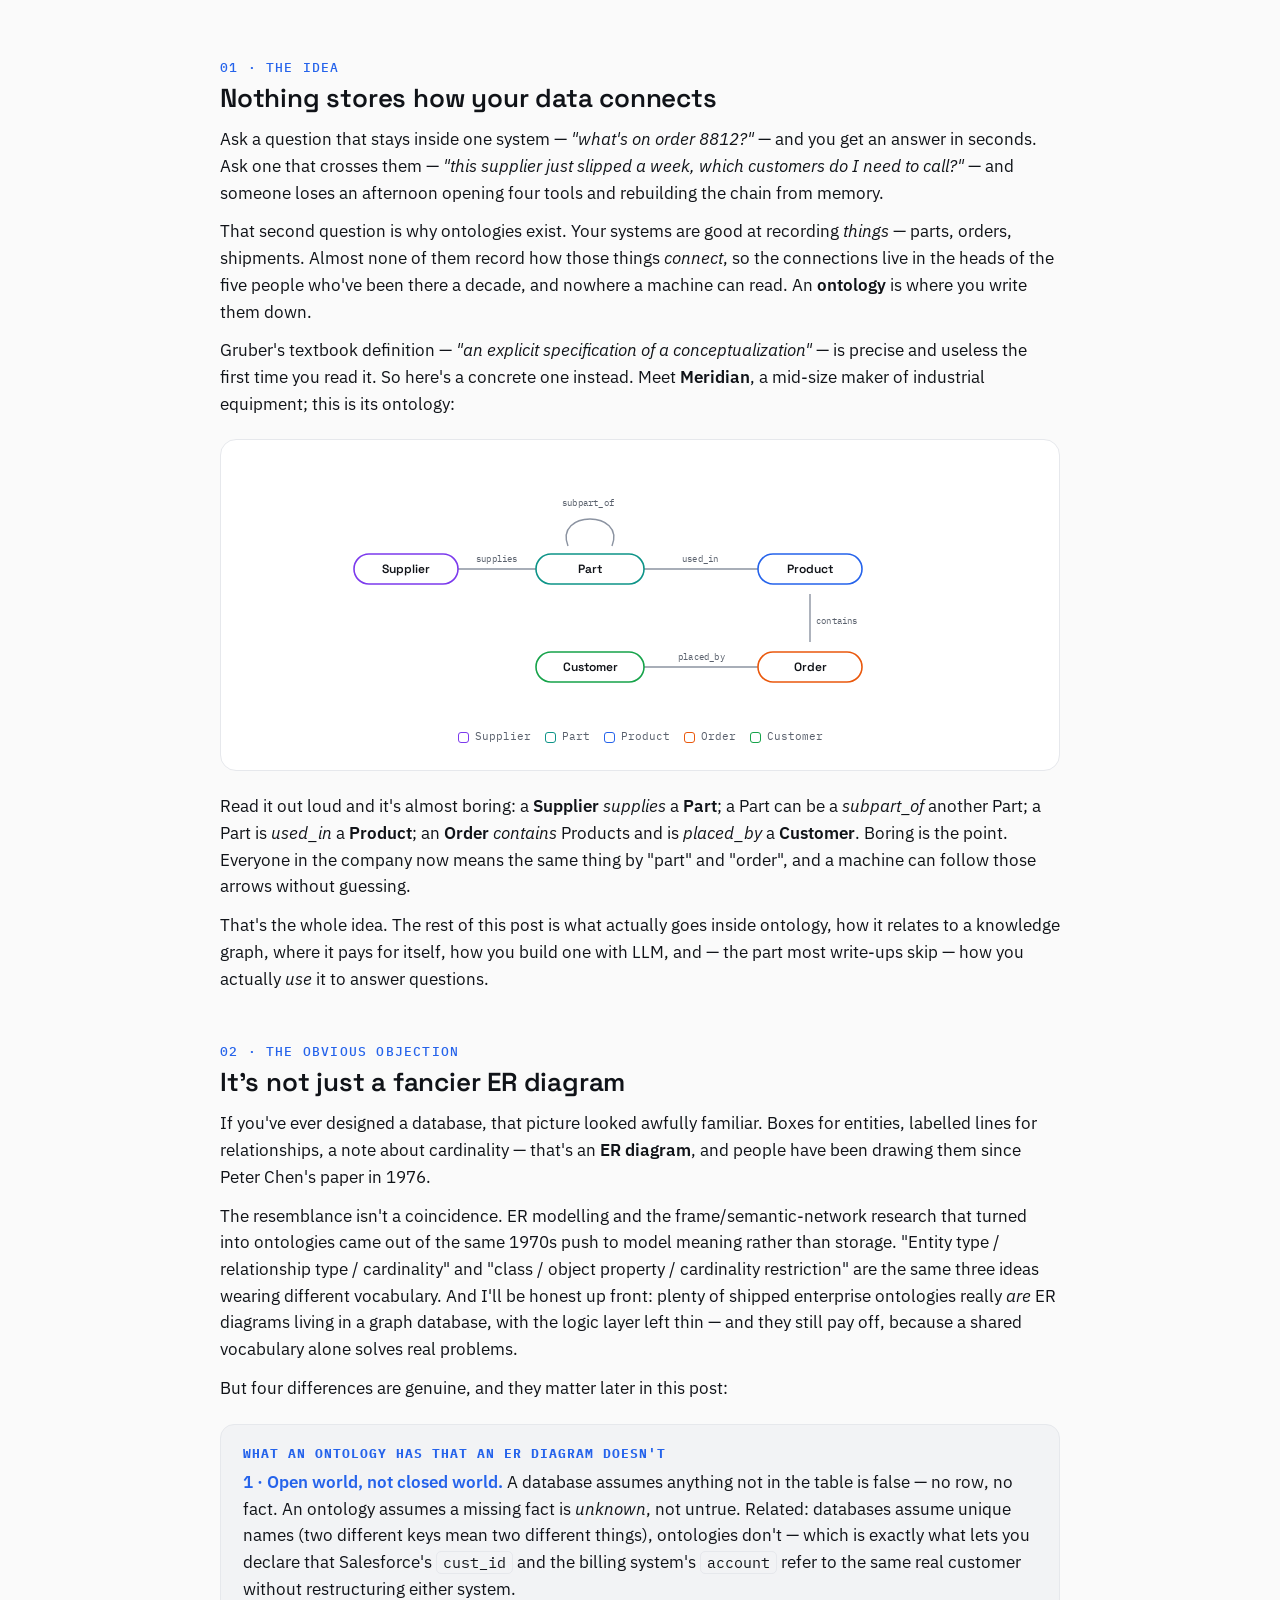
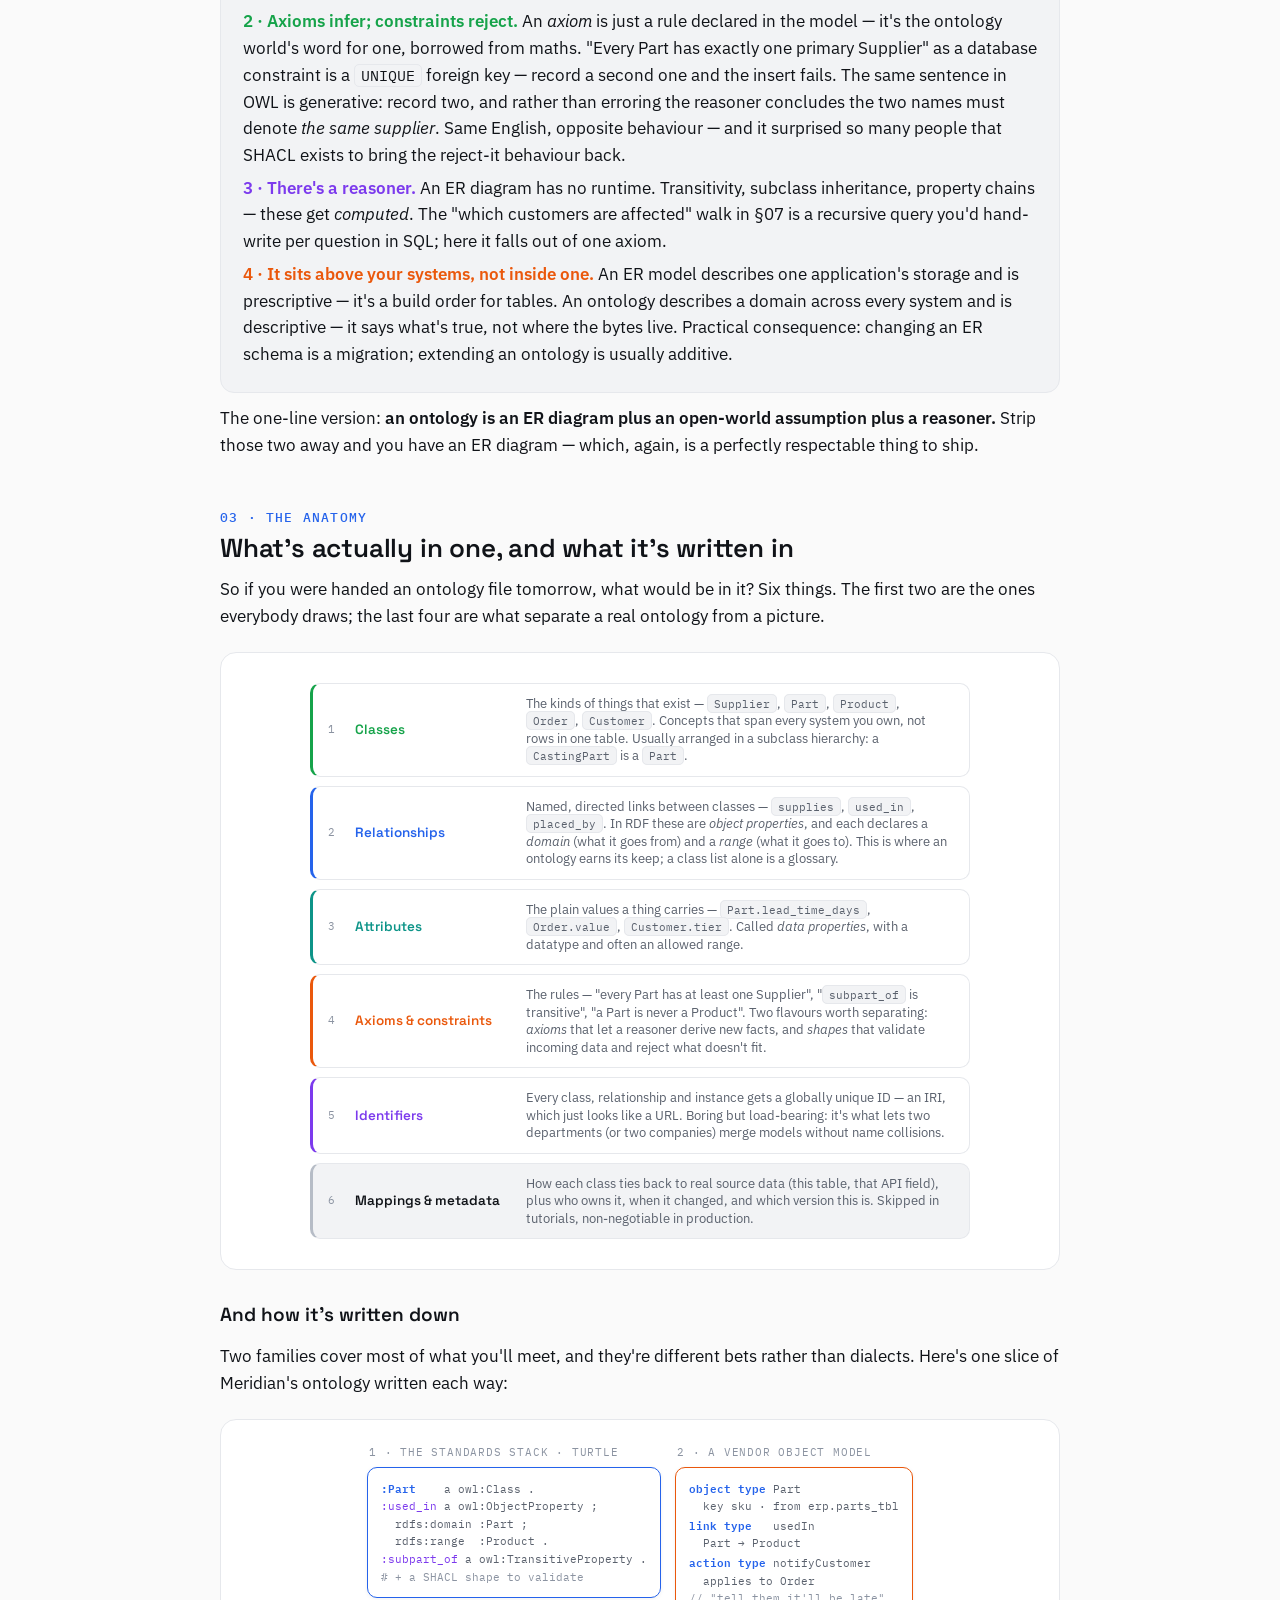
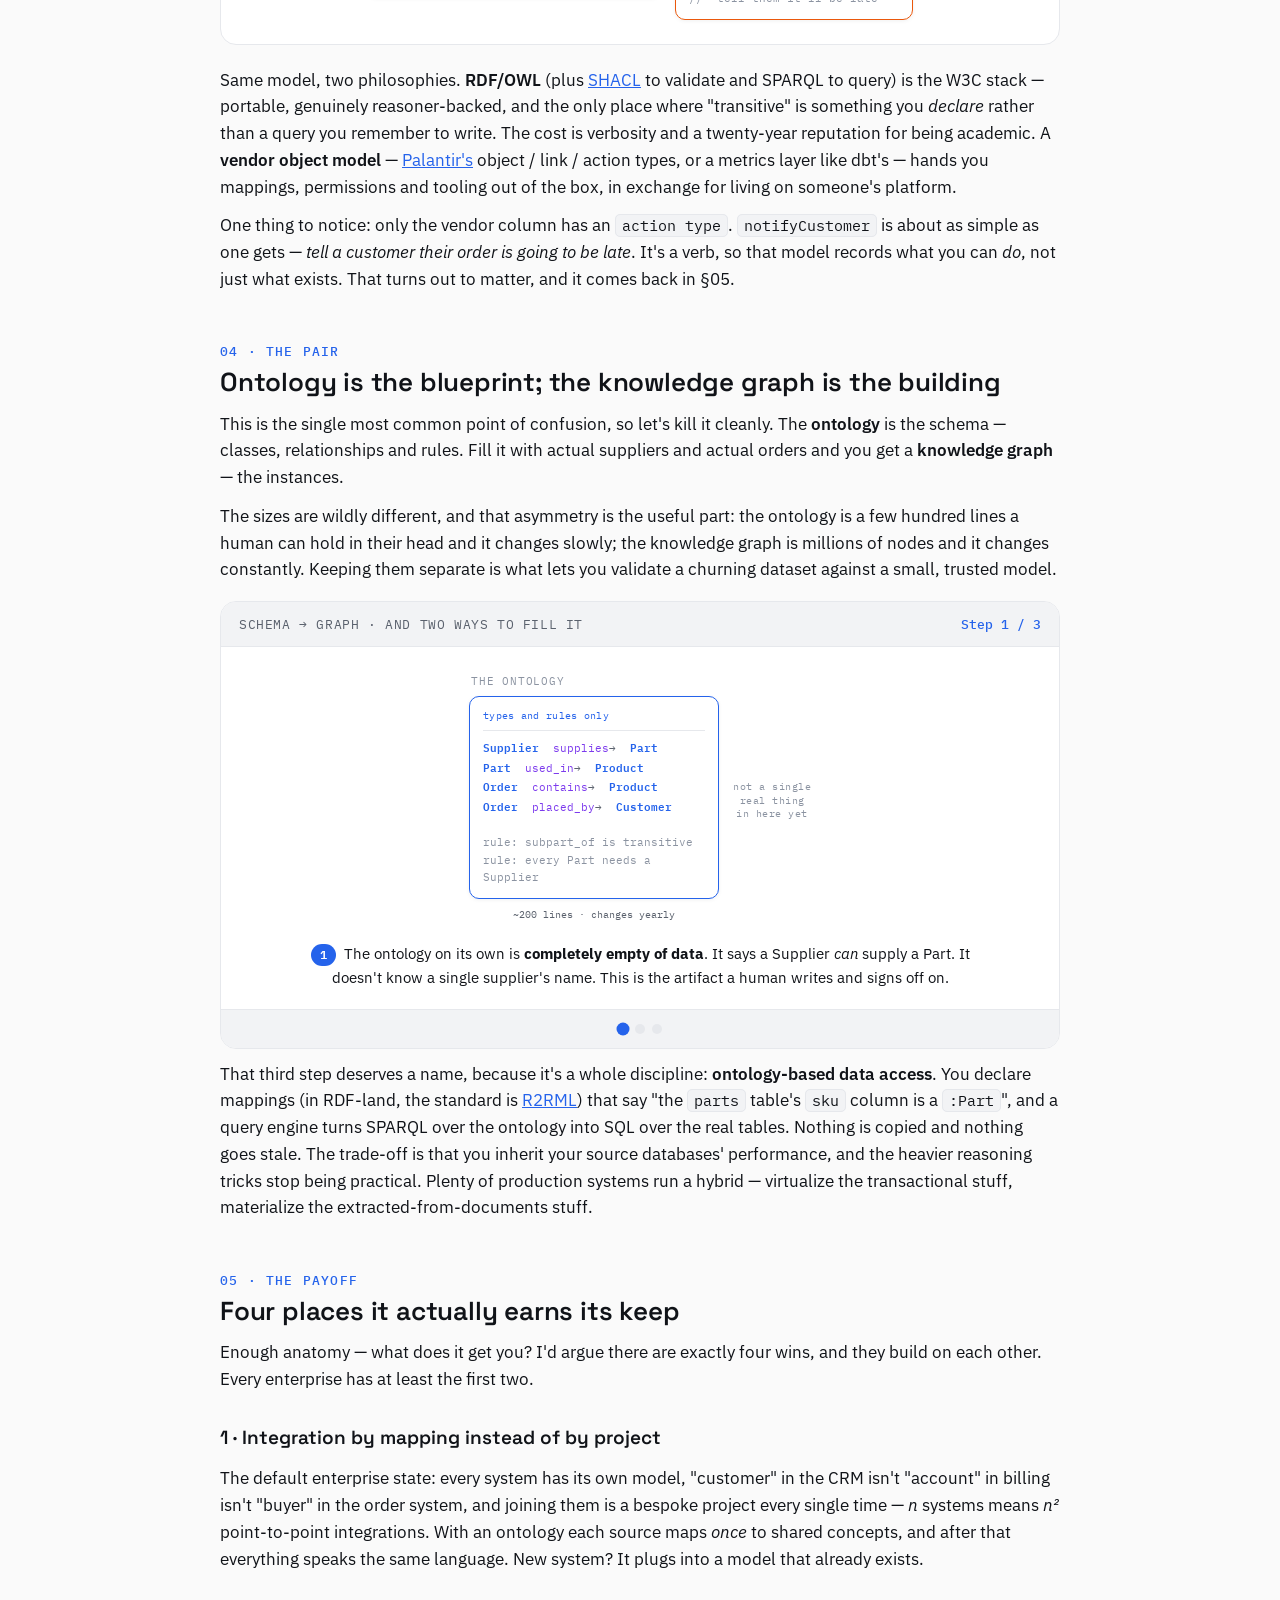
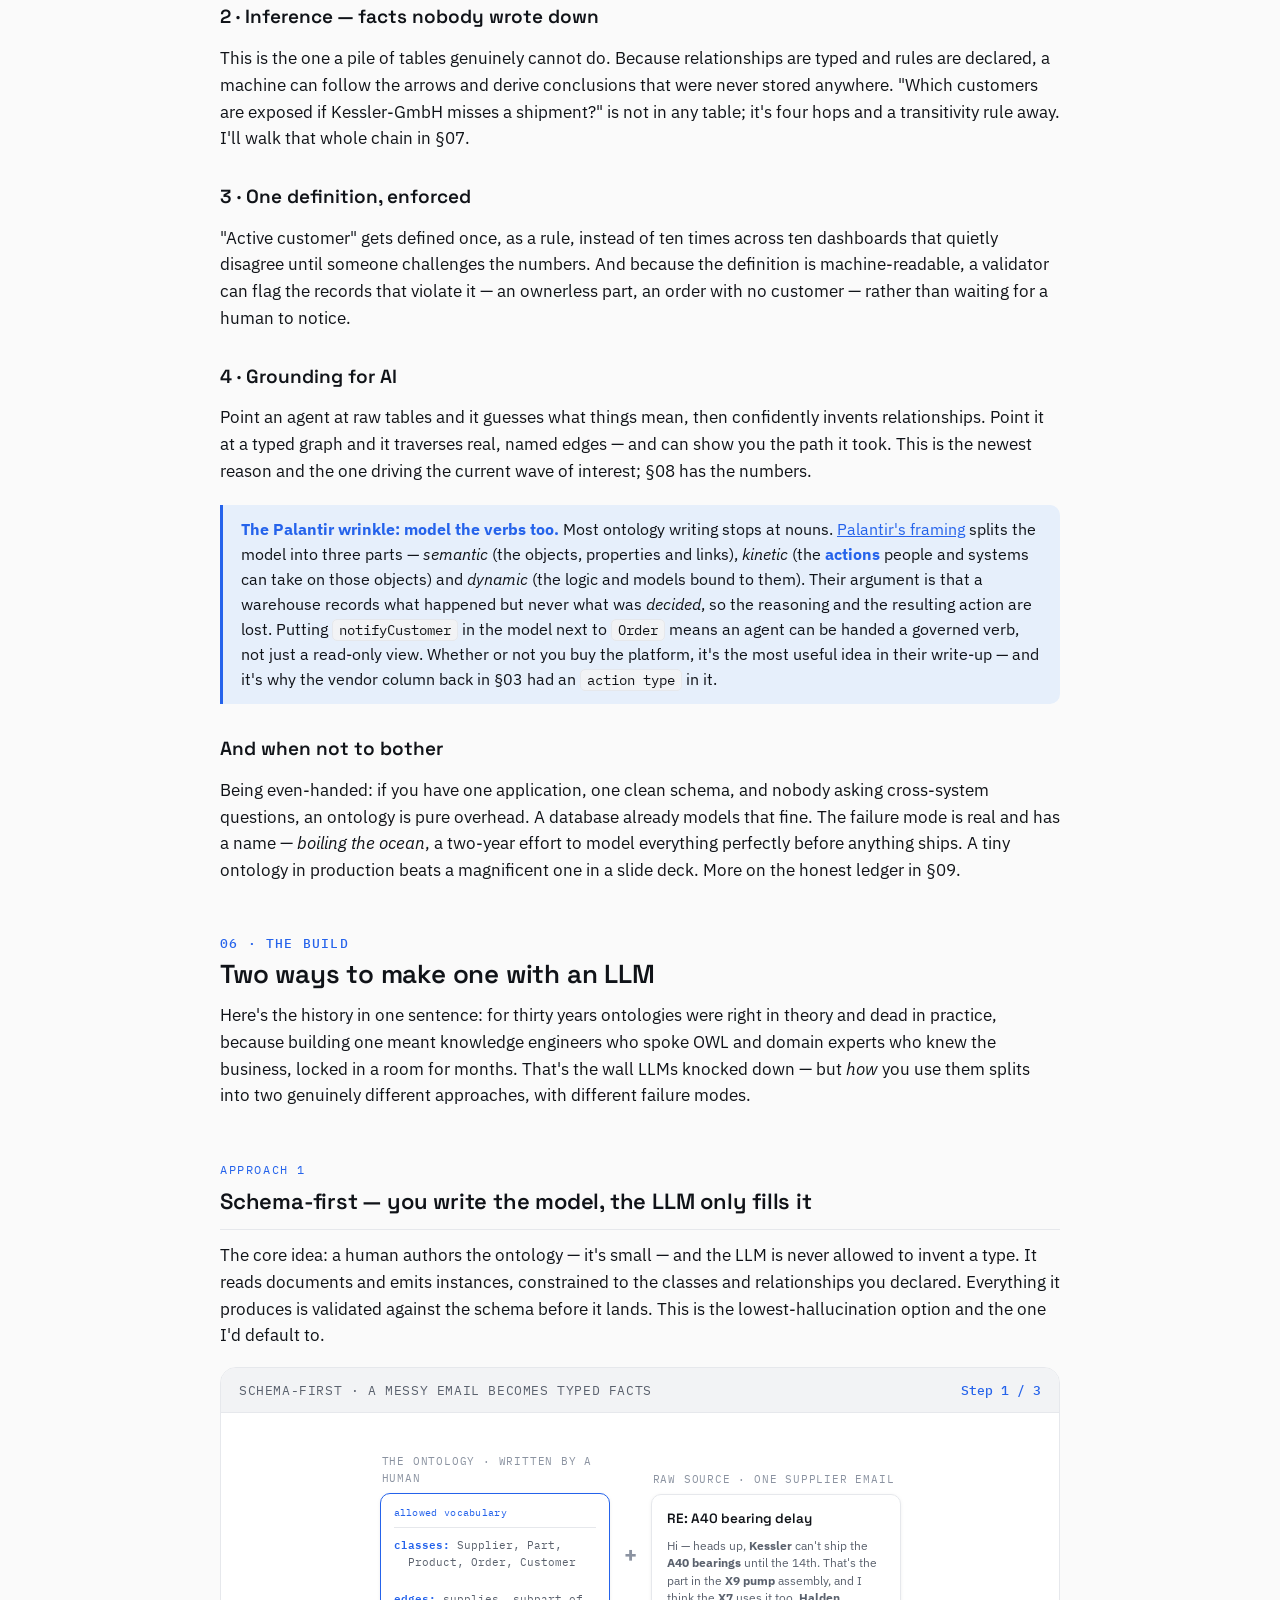
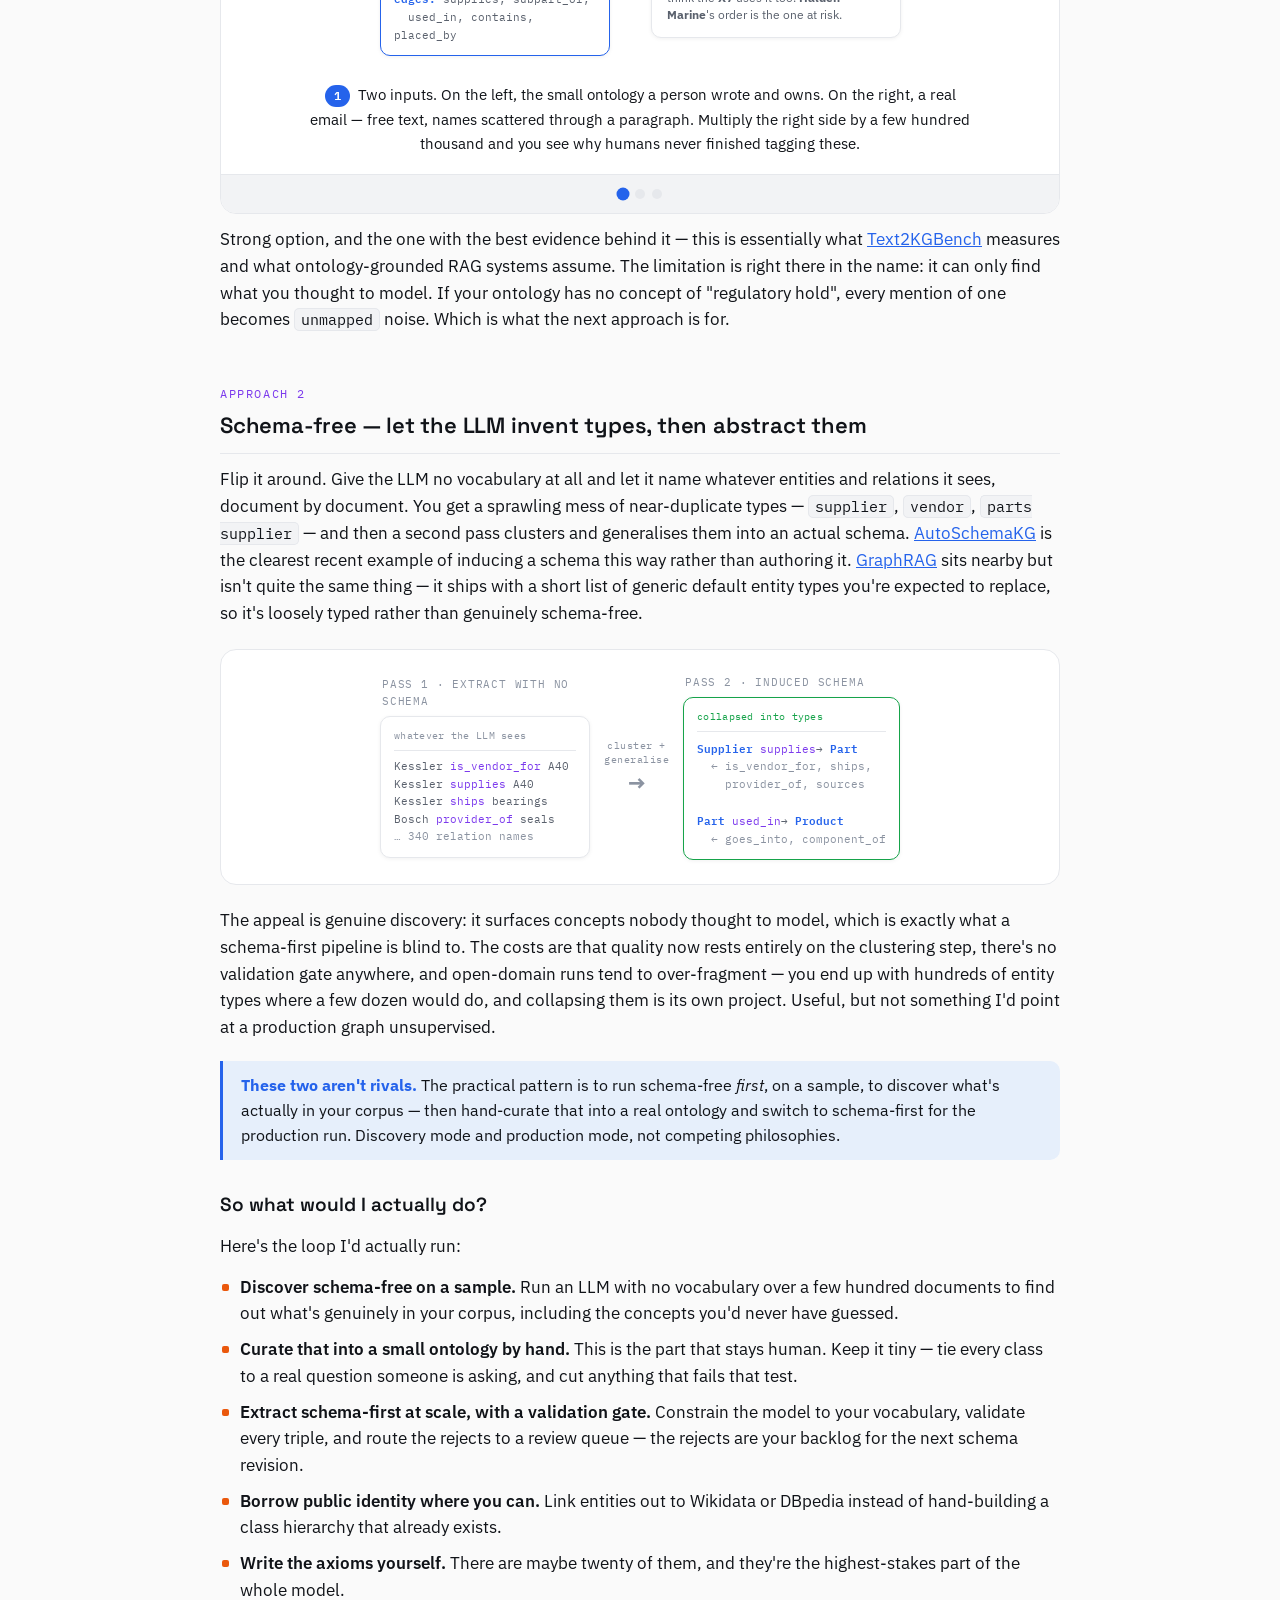
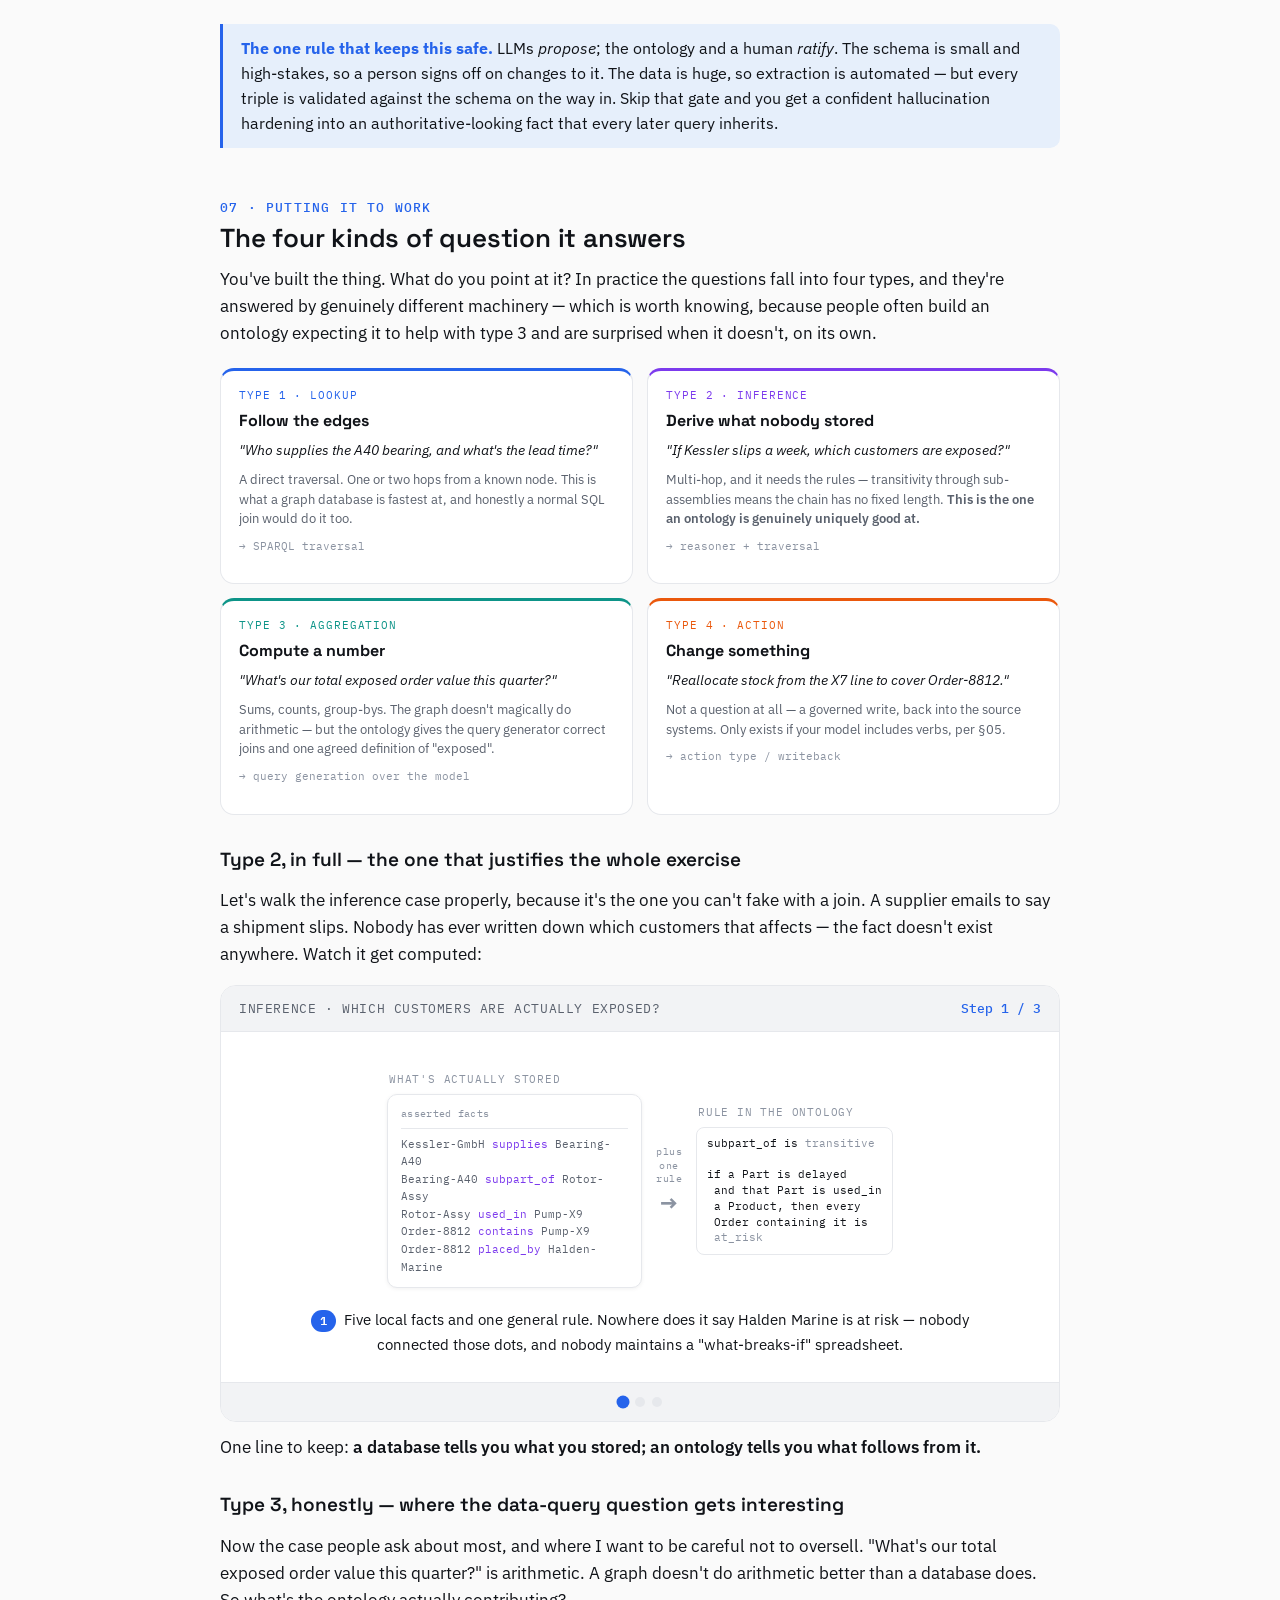
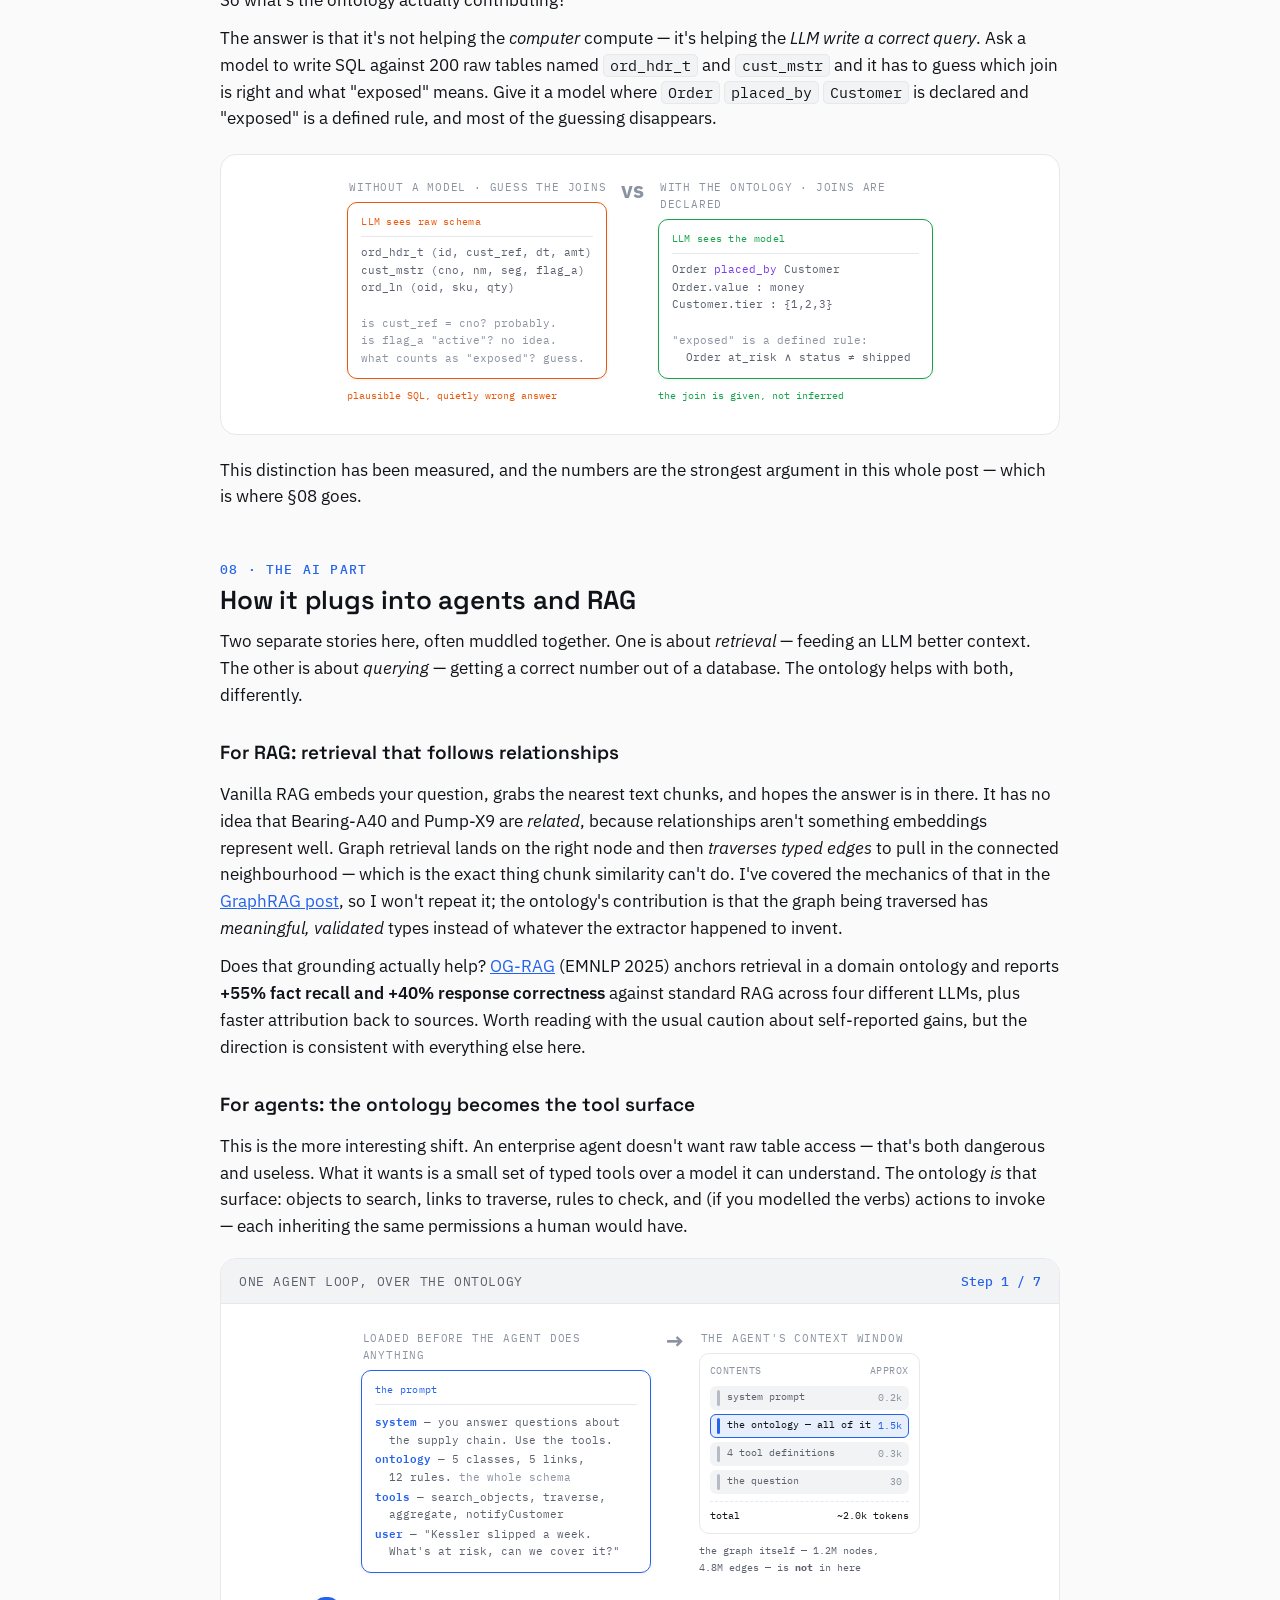
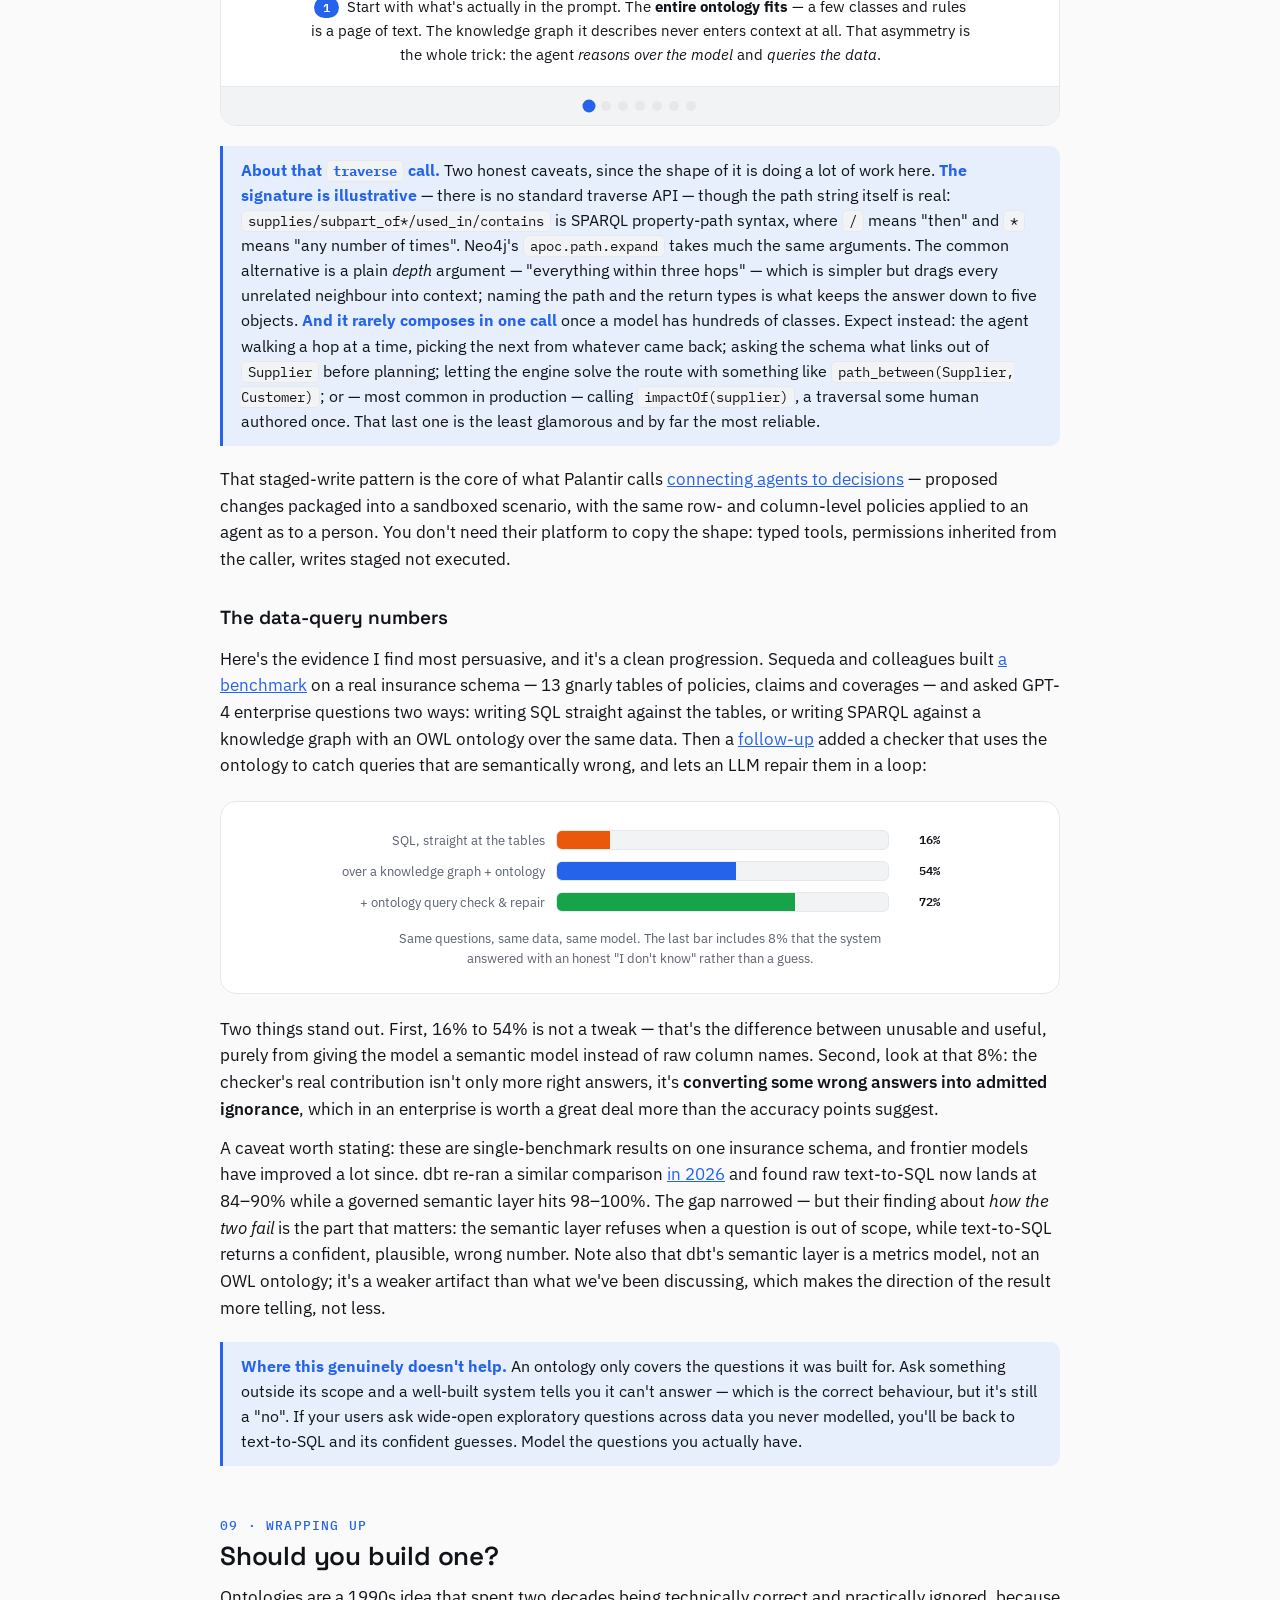
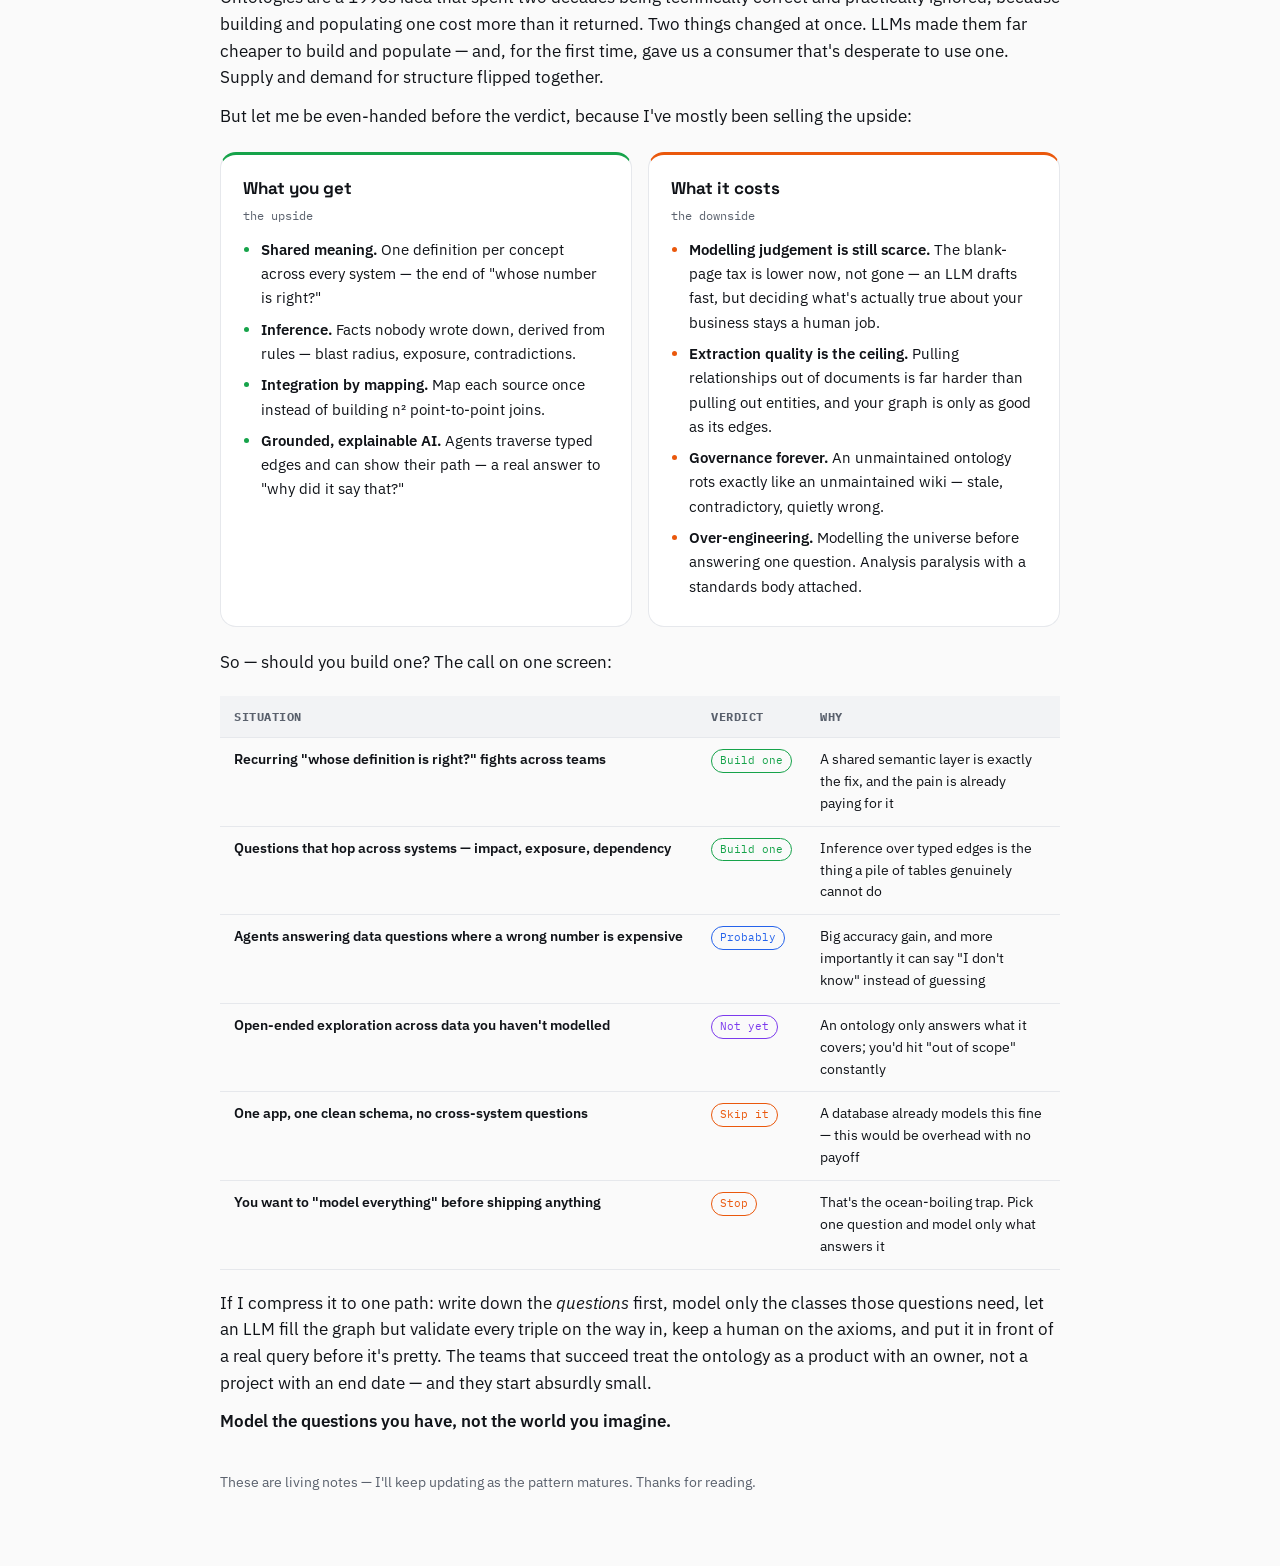
<file: blogs/ontology-methodology.html>
<!--
title: The Complete Ontology Guide: What, Why, and How to Build and Use One with LLM
date: 2026-08-01
tags: LLM, Ontology, Knowledge Graph, Agents, Enterprise
series: Context Retrieval
description: What an ontology actually is, what goes inside it and in which format, how it relates to a knowledge graph, where it pays off, how LLMs build one now — and how it gets used to answer real questions, ground agents, and keep data queries honest.
-->
<!DOCTYPE html>
<html lang="en" data-theme="light">
<head>
<meta charset="UTF-8">
<meta name="viewport" content="width=device-width, initial-scale=1">
<title>The Complete Ontology Guide: What, Why, and How to Build and Use One with LLM</title>
<link rel="preconnect" href="https://fonts.googleapis.com">
<link rel="preconnect" href="https://fonts.gstatic.com" crossorigin>
<link href="https://fonts.googleapis.com/css2?family=IBM+Plex+Sans:wght@400;500;600;700&family=IBM+Plex+Mono:wght@400;500&family=Space+Grotesk:wght@500;600;700&display=swap" rel="stylesheet">
<style>
/* ---------- theme tokens (mirrors the site) ---------- */
:root{
  --bg:#fafafa; --surface:#ffffff; --panel:#f2f3f5;
  --fg:#101318; --muted:#5a616d; --faint:#8b93a1;
  --border:#e6e8ec; --accent:#2563eb; --accent-soft:#e6effb;
  /* semantic entity palette — same class = same colour everywhere */
  --c1:#16a34a; --c2:#2563eb; --c3:#0d9488; --c4:#ea580c; --c5:#7c3aed;
  --cn:#b6bcc6; --cw:#ffffff; --cw-bd:#cfd4dc;
  --sans:'IBM Plex Sans',system-ui,sans-serif;
  --display:'Space Grotesk',system-ui,sans-serif;
  --mono:'IBM Plex Mono',ui-monospace,Menlo,monospace;
}
html[data-theme="dark"]{
  --bg:#0b0d11; --surface:#12151b; --panel:#161a21;
  --fg:#e9ebef; --muted:#949bab; --faint:#6c7686;
  --border:#222732; --accent:#60a5fa; --accent-soft:#16223c;
  --c1:#22c55e; --c2:#3b82f6; --c3:#2dd4bf; --c4:#f97316; --c5:#a78bfa;
  --cn:#454b57; --cw:#e8ecf2; --cw-bd:#aeb6c2;
}
*{box-sizing:border-box;}
html,body{margin:0;}
body{
  background:var(--bg); color:var(--fg);
  font-family:var(--sans); line-height:1.62; font-size:16.5px;
  -webkit-font-smoothing:antialiased;
}
.wrap{max-width:880px; margin:0 auto; padding:8px 20px 60px;}

/* ---------- typography ---------- */
h2{font-family:var(--display); font-weight:600; font-size:26px; line-height:1.2;
   margin:52px 0 6px; letter-spacing:-.2px;}
h2 .kicker{display:block; font-family:var(--mono); font-size:12.5px; font-weight:500;
   letter-spacing:1.2px; text-transform:uppercase; color:var(--accent); margin-bottom:8px;}
h3{font-family:var(--display); font-weight:600; font-size:19px; margin:30px 0 4px;}
p{margin:12px 0;}
a{color:var(--accent);}
strong{font-weight:600;}
.lead{font-size:19px; line-height:1.6; color:var(--fg);}
.muted{color:var(--muted);}
code{font-family:var(--mono); font-size:.9em; background:var(--panel);
  border:1px solid var(--border); border-radius:5px; padding:1px 6px;}
hr{border:none; border-top:1px solid var(--border); margin:44px 0;}

/* ---------- boxes / callouts ---------- */
.tldr{background:var(--panel); border:1px solid var(--border); border-radius:14px;
  padding:18px 22px; margin:22px 0 8px;}
.tldr h4{margin:0 0 6px; font-family:var(--mono); font-size:12.5px; letter-spacing:1px;
  text-transform:uppercase; color:var(--accent);}
.tldr p{margin:6px 0;}
.note{border-left:3px solid var(--accent); background:var(--accent-soft);
  border-radius:0 10px 10px 0; padding:12px 18px; margin:20px 0; font-size:15.5px;}
.note b{color:var(--accent);}
.moves{margin:14px 0; padding:0; list-style:none;}
.moves li{position:relative; padding-left:20px; margin:9px 0;}
.moves li::before{content:""; position:absolute; left:2px; top:10px; width:7px; height:7px;
  border-radius:2px; background:var(--c4);}

/* ---------- generic diagram shell ---------- */
.diagram{background:var(--surface); border:1px solid var(--border); border-radius:16px;
  padding:24px; margin:22px 0;}

/* ---------- stepper ---------- */
.stepper{background:var(--surface); border:1px solid var(--border); border-radius:16px;
  margin:18px 0 8px; overflow:hidden; outline:none;}
.stepper:focus-visible{border-color:var(--accent); box-shadow:0 0 0 3px var(--accent-soft);}
.stepper .head{display:flex; align-items:center; justify-content:space-between;
  padding:12px 18px; border-bottom:1px solid var(--border); background:var(--panel);}
.stepper .head .ttl{font-family:var(--mono); font-size:12.5px; letter-spacing:.6px; color:var(--muted);}
.stepper .head .counter{font-family:var(--mono); font-size:12.5px; color:var(--accent); font-weight:500;}
.stage{position:relative; min-height:350px; padding:26px 24px 6px;
  display:flex; flex-direction:column; align-items:center; justify-content:center;}
.step{display:none; width:100%;}
.step.active{display:block; animation:fade .25s ease;}
@keyframes fade{from{opacity:0; transform:translateY(4px);} to{opacity:1; transform:none;}}
.stage .viz{display:flex; flex-direction:column; align-items:center; justify-content:center;
  gap:14px; min-height:230px;}
.cap{margin-top:14px; text-align:center; font-size:15px; color:var(--fg);
  max-width:660px; margin-left:auto; margin-right:auto;}
.cap .n{display:inline-block; background:var(--accent); color:#fff; font-family:var(--mono);
  font-size:12px; font-weight:600; border-radius:999px; padding:1px 9px; margin-right:8px;}
.controls{display:flex; align-items:center; justify-content:center; gap:16px;
  padding:14px; border-top:1px solid var(--border); background:var(--panel);}
.dots{display:flex; gap:7px;}
.dot{width:10px; height:10px; border-radius:50%; padding:0; border:none; cursor:pointer;
  background:var(--border); transition:.15s;}
.dot:hover{background:var(--faint);}
.dot.on{background:var(--accent); transform:scale(1.3);}

/* ---------- split layout (input → process → output) ---------- */
.split{display:flex; align-items:center; justify-content:center; gap:14px; flex-wrap:wrap; width:100%;}
.split .colv{flex:1 1 290px; min-width:240px; max-width:350px;}
.split .mid{display:flex; flex-direction:column; align-items:center; gap:6px; flex:0 0 auto;}
.split .mid .arrow2{font-size:22px; font-weight:700; line-height:1; color:var(--faint);}
.split .mid .midlbl{font-family:var(--mono); font-size:10px; letter-spacing:.5px; color:var(--faint);
  text-align:center; line-height:1.35;}
@media(max-width:620px){ .split .mid .arrow2{transform:rotate(90deg);} }
.colcap{font-family:var(--mono); font-size:10.5px; letter-spacing:.8px; text-transform:uppercase;
  color:var(--faint); margin:0 0 6px 2px;}
.scol{flex:0 1 auto; text-align:left; min-width:0;}
.ar{color:var(--faint); font-size:22px; font-weight:700; flex:0 0 auto; line-height:1;}
@media(max-width:620px){ .ar{transform:rotate(90deg);} }
.blbl{font-family:var(--mono); font-size:10px; color:var(--muted); margin-bottom:5px;}

/* generic little pieces */
.stack{display:flex; flex-direction:column; gap:10px; align-items:center;}
.pill{background:var(--panel); border:1px solid var(--border); border-radius:10px;
  padding:8px 14px; font-size:13.5px; max-width:520px; text-align:center;}
.pill.hl{border-color:var(--accent); background:var(--accent-soft);}
.pill.mono{font-family:var(--mono); font-size:12.5px;}
.row{display:flex; gap:10px; align-items:center; justify-content:center; flex-wrap:wrap;}
.vec{display:flex; gap:5px; align-items:center;}
.vec i{width:9px; height:20px; border-radius:2px; background:var(--accent); opacity:.8;}

/* small doc card (a raw source) */
.sdoc{background:var(--surface); border:1px solid var(--border); border-radius:10px;
  padding:13px 15px; box-shadow:0 1px 4px rgba(0,0,0,.06); font-size:12px;}
.sdoc .dt{font-family:var(--display); font-weight:600; font-size:13.5px; margin-bottom:7px;}
.sdoc .dh{font-weight:600; color:var(--fg); margin:9px 0 2px;}
.sdoc .db{color:var(--muted); line-height:1.45;}
.sdoc .dtable{display:grid; grid-template-columns:1fr auto; gap:1px; background:var(--border);
  border:1px solid var(--border); border-radius:5px; overflow:hidden; margin:6px 0;}
.sdoc .dtable span{background:var(--surface); padding:3px 8px; font-size:10.5px; color:var(--muted);}
.hlt{background:var(--accent-soft); color:var(--fg); border-radius:3px; padding:0 3px;}

/* chips */
.llmchip{display:inline-flex; align-items:center; gap:6px; font-family:var(--display); font-weight:600;
  font-size:13px; padding:7px 13px; border-radius:9px; border:1px solid var(--c2);
  background:var(--accent-soft); color:var(--c2);}
.engine{display:inline-flex; align-items:center; gap:7px; font-family:var(--display);
  font-weight:600; font-size:12.5px; padding:7px 13px; border-radius:9px;
  border:1px solid var(--border); background:var(--panel);}
.prompt{font-family:var(--mono); font-size:10px; line-height:1.5; text-align:left; color:var(--muted);
  background:var(--surface); border:1px dashed var(--border); border-radius:8px; padding:8px 10px;
  max-width:235px; margin-top:9px;}
.prompt b{color:var(--fg);}
.jsonout{font-family:var(--mono); font-size:10.5px; line-height:1.5; text-align:left; color:var(--fg);
  background:var(--surface); border:1px solid var(--border); border-radius:8px; padding:8px 10px;
  white-space:pre-wrap; margin-bottom:8px;}
.jsonout .jw{color:var(--faint);}

/* code / triple panel */
.md{font-family:var(--mono); font-size:11px; line-height:1.6; text-align:left;
  background:var(--surface); border:1px solid var(--border); border-radius:10px;
  padding:11px 13px; overflow-x:auto; box-shadow:0 1px 4px rgba(0,0,0,.06);}
.md .fn{display:block; color:var(--faint); font-size:10px; letter-spacing:.3px;
  border-bottom:1px solid var(--border); padding-bottom:6px; margin-bottom:7px;}
.md .mh1{color:var(--accent); font-weight:600;}
.md .mh2{color:var(--c2); font-weight:600; margin-top:6px;}
.md .mtx{color:var(--muted);}
.md .mkey{color:var(--c5);}
.md .mval{color:var(--c1);}
.md .mcm{color:var(--faint);}
.md.k1{border-color:var(--c1);} .md.k1 .fn{color:var(--c1);}
.md.k2{border-color:var(--c2);} .md.k2 .fn{color:var(--c2);}
.md.k4{border-color:var(--c4);} .md.k4 .fn{color:var(--c4);}

/* two-column compare */
.compare{display:grid; grid-template-columns:1fr 1fr; gap:16px; margin:22px 0;}
.compare .col{background:var(--surface); border:1px solid var(--border); border-radius:16px; padding:20px 22px;}
.compare .col.a{border-top:3px solid var(--c4);}
.compare .col.b{border-top:3px solid var(--c1);}
.compare h4{margin:0 0 4px; font-family:var(--display); font-size:17px;}
.compare .tag{font-family:var(--mono); font-size:12px; color:var(--muted);}
.compare ul{margin:12px 0 0; padding-left:18px;}
.compare li{margin:7px 0; font-size:15px;}
.compare .col.a li::marker{color:var(--c4);}
.compare .col.b li::marker{color:var(--c1);}
@media(max-width:640px){ .compare{grid-template-columns:1fr;} }

/* layers (the stack) */
.layers{display:flex; flex-direction:column; gap:9px; width:100%; max-width:660px; margin:6px auto;}
.layer{display:flex; align-items:center; gap:13px; border:1px solid var(--border); border-left-width:3px;
  border-radius:10px; padding:11px 15px; background:var(--surface);}
.layer .lnum{font-family:var(--mono); font-size:11px; color:var(--faint); flex:0 0 auto; width:14px;}
.layer .ltitle{font-family:var(--display); font-weight:600; font-size:13.5px; flex:0 0 158px;}
.layer .ldesc{font-size:12.5px; color:var(--muted); line-height:1.4;}
.layer.l0{border-left-color:var(--cn); background:var(--panel);}
.layer.l1{border-left-color:var(--c1);} .layer.l2{border-left-color:var(--c2);}
.layer.l3{border-left-color:var(--c3);} .layer.l4{border-left-color:var(--c4);}
.layer.l5{border-left-color:var(--c5);}
.layer.l1 .ltitle{color:var(--c1);} .layer.l2 .ltitle{color:var(--c2);}
.layer.l3 .ltitle{color:var(--c3);} .layer.l4 .ltitle{color:var(--c4);}
.layer.l5 .ltitle{color:var(--c5);}
@media(max-width:560px){ .layer{flex-wrap:wrap; gap:6px;} .layer .ltitle{flex-basis:auto;} }

/* summary table */
.tblwrap{overflow-x:auto; margin:20px 0;}
table{border-collapse:collapse; width:100%; font-size:13.5px; min-width:780px;}
th,td{text-align:left; padding:11px 14px; border-bottom:1px solid var(--border); vertical-align:top;}
th{font-family:var(--mono); font-size:12px; letter-spacing:.5px; text-transform:uppercase;
   color:var(--muted); background:var(--panel);}
tr td:first-child{font-weight:600; white-space:nowrap;}
.tg{display:inline-block; font-family:var(--mono); font-size:11px; padding:2px 8px;
  border-radius:999px; border:1px solid var(--border); white-space:nowrap;}
.tg.ok{color:var(--c1); border-color:var(--c1);}
.tg.no{color:var(--c4); border-color:var(--c4);}
.tg.hy{color:var(--c2); border-color:var(--c2);}
.tg.k5{color:var(--c5); border-color:var(--c5);}
.tg.k3{color:var(--c3); border-color:var(--c3);}

/* ---------- knowledge-graph SVG frame ---------- */
.kg{width:100%; max-width:600px; margin:0 auto; display:block;}
.kg .nlab{font-family:var(--display); font-weight:600; font-size:12px; fill:var(--fg);}
.kg .ilab{font-family:var(--mono); font-size:9.5px; fill:var(--muted);}
.kg .elab{font-family:var(--mono); font-size:8.5px; fill:var(--muted); letter-spacing:.2px;}
.kg .edge{stroke:var(--faint); stroke-width:1.4;}
.kg .edge.hot{stroke:var(--c4); stroke-width:2.4;}
.kg .node-c1{fill:var(--surface); stroke:var(--c1); stroke-width:1.6;}
.kg .node-c2{fill:var(--surface); stroke:var(--c2); stroke-width:1.6;}
.kg .node-c3{fill:var(--surface); stroke:var(--c3); stroke-width:1.6;}
.kg .node-c4{fill:var(--surface); stroke:var(--c4); stroke-width:1.6;}
.kg .node-c5{fill:var(--surface); stroke:var(--c5); stroke-width:1.6;}

/* legend chips */
.leg{display:flex; gap:14px; flex-wrap:wrap; justify-content:center; margin-top:14px;
  font-family:var(--mono); font-size:11px; color:var(--muted);}
.leg span{display:inline-flex; align-items:center; gap:6px;}
.leg i{width:11px; height:11px; border-radius:3px; display:inline-block; border:1.6px solid;}

/* ---------- question-type cards ---------- */
.qcards{display:grid; grid-template-columns:repeat(2,1fr); gap:14px; margin:22px 0;}
@media(max-width:640px){ .qcards{grid-template-columns:1fr;} }
.qcard{background:var(--surface); border:1px solid var(--border); border-top-width:3px;
  border-radius:14px; padding:16px 18px;}
.qcard.q1{border-top-color:var(--c2);} .qcard.q2{border-top-color:var(--c5);}
.qcard.q3{border-top-color:var(--c3);} .qcard.q4{border-top-color:var(--c4);}
.qcard .qk{font-family:var(--mono); font-size:10.5px; letter-spacing:.9px; text-transform:uppercase;}
.qcard.q1 .qk{color:var(--c2);} .qcard.q2 .qk{color:var(--c5);}
.qcard.q3 .qk{color:var(--c3);} .qcard.q4 .qk{color:var(--c4);}
.qcard h4{margin:4px 0 6px; font-family:var(--display); font-size:16px;}
.qcard .qq{font-size:13.5px; color:var(--fg); font-style:italic; margin:6px 0 8px;}
.qcard .qa{font-size:13px; color:var(--muted); line-height:1.5; margin:0;}
.qcard .qm{font-family:var(--mono); font-size:11px; color:var(--faint); margin-top:9px;}

/* ---------- benchmark bars ---------- */
.bench{display:flex; flex-direction:column; gap:11px; max-width:600px; margin:4px auto 0;}
.brow{display:flex; align-items:center; gap:11px;}
.blab{font-size:12.5px; color:var(--muted); flex:0 0 205px; text-align:right; line-height:1.3;}
.btrack{flex:1 1 auto; height:20px; background:var(--panel); border:1px solid var(--border);
  border-radius:6px; overflow:hidden;}
.btrack > i{display:block; height:100%;}
.bval{font-family:var(--mono); font-size:12px; font-weight:600; flex:0 0 40px; text-align:right;}
@media(max-width:560px){ .blab{flex-basis:120px; font-size:11.5px;} }

/* ---------- agent + toolset ---------- */
.agentbox{display:flex; flex-direction:column; align-items:stretch; gap:7px;
  border:1.5px solid var(--c1); border-radius:12px; padding:11px 12px; background:var(--surface); min-width:140px;}
.agent-chip{display:inline-flex; align-items:center; justify-content:center; gap:6px;
  font-family:var(--display); font-weight:600; font-size:13px; color:var(--c1);}
.toolset{display:flex; flex-direction:column; gap:5px;}
.tool{font-family:var(--mono); font-size:10.5px; padding:4px 8px; border-radius:7px;
  border:1px solid var(--border); color:var(--muted); background:var(--panel); text-align:center; transition:.2s;}
.tool.active{border:1.5px solid var(--c1); color:var(--c1); font-weight:600; background:var(--surface);}
.tool.dim{opacity:.38;}

/* ---------- agent context window ---------- */
.ctxwin{border:1px solid var(--border); border-radius:10px; background:var(--surface); padding:9px 10px; width:100%;}
.ctxwin .cwh{font-family:var(--mono); font-size:9.5px; letter-spacing:.5px; color:var(--faint);
  text-transform:uppercase; margin-bottom:7px; display:flex; justify-content:space-between; gap:8px;}
.cwrow{display:flex; align-items:stretch; gap:7px; padding:4px 7px; border-radius:6px; margin-bottom:4px;
  background:var(--panel); font-family:var(--mono); font-size:10px; color:var(--muted);}
.cwrow .cwbar{width:3px; border-radius:2px; flex:0 0 auto;}
.cwrow .cwt{flex:1 1 auto; line-height:1.4;}
.cwrow .cwn{color:var(--faint); flex:0 0 auto; align-self:center;}
.cwrow.new{background:var(--accent-soft); color:var(--fg); outline:1px solid var(--accent); outline-offset:-1px;}
.cwrow.new .cwn{color:var(--accent);}
.cwtot{display:flex; justify-content:space-between; font-family:var(--mono); font-size:10px;
  color:var(--fg); border-top:1px dashed var(--border); margin-top:7px; padding-top:6px;}
.callp{font-family:var(--mono); font-size:10.5px; line-height:1.55; text-align:left; color:var(--fg);
  background:var(--surface); border:1px solid var(--c1); border-radius:8px; padding:8px 10px; white-space:pre-wrap;}
.callp .fnm{color:var(--c1); font-weight:600;}
.callp .arg{color:var(--c5);}

/* ---------- camp subtitles ---------- */
.camp{margin:52px 0 10px; padding-bottom:10px; border-bottom:1px solid var(--border);}
.camp .eyebrow{font-family:var(--mono); font-size:11.5px; letter-spacing:1.6px; text-transform:uppercase;}
.camp .ctitle{font-family:var(--display); font-weight:600; font-size:22px; margin-top:4px; letter-spacing:-.2px;}

</style>
</head>
<body>
<div class="wrap">

  <!-- ============ 1 ============ -->
  <h2><span class="kicker">01 · The idea</span>Nothing stores how your data connects</h2>
  <p>Ask a question that stays inside one system — <em>"what's on order 8812?"</em> — and you get an answer in seconds. Ask one that crosses them — <em>"this supplier just slipped a week, which customers do I need to call?"</em> — and someone loses an afternoon opening four tools and rebuilding the chain from memory.</p>
  <p>That second question is why ontologies exist. Your systems are good at recording <em>things</em> — parts, orders, shipments. Almost none of them record how those things <em>connect</em>, so the connections live in the heads of the five people who've been there a decade, and nowhere a machine can read. An <strong>ontology</strong> is where you write them down.</p>
  <p>Gruber's textbook definition — <em>"an explicit specification of a conceptualization"</em> — is precise and useless the first time you read it. So here's a concrete one instead. Meet <strong>Meridian</strong>, a mid-size maker of industrial equipment; this is its ontology:</p>
  <div class="diagram">
    <svg class="kg" viewBox="0 0 600 250" role="img" aria-label="Ontology graph: Supplier supplies Part, Part used_in Product, Order contains Product, Order placed_by Customer">
      <g class="edge" fill="none">
        <line x1="78" y1="105" x2="196" y2="105"/>
        <line x1="304" y1="105" x2="418" y2="105"/>
        <line x1="470" y1="130" x2="470" y2="178"/>
        <line x1="418" y1="203" x2="304" y2="203"/>
        <path d="M228 82 C 214 46, 286 46, 272 82"/>
      </g>
      <text class="elab" x="136" y="98">supplies</text>
      <text class="elab" x="342" y="98">used_in</text>
      <text class="elab" x="476" y="160">contains</text>
      <text class="elab" x="338" y="196">placed_by</text>
      <text class="elab" x="222" y="42">subpart_of</text>
      <g>
        <rect class="node-c5" x="14" y="90" width="104" height="30" rx="15"/>
        <text class="nlab" x="66" y="109" text-anchor="middle">Supplier</text>
      </g>
      <g>
        <rect class="node-c3" x="196" y="90" width="108" height="30" rx="15"/>
        <text class="nlab" x="250" y="109" text-anchor="middle">Part</text>
      </g>
      <g>
        <rect class="node-c2" x="418" y="90" width="104" height="30" rx="15"/>
        <text class="nlab" x="470" y="109" text-anchor="middle">Product</text>
      </g>
      <g>
        <rect class="node-c4" x="418" y="188" width="104" height="30" rx="15"/>
        <text class="nlab" x="470" y="207" text-anchor="middle">Order</text>
      </g>
      <g>
        <rect class="node-c1" x="196" y="188" width="108" height="30" rx="15"/>
        <text class="nlab" x="250" y="207" text-anchor="middle">Customer</text>
      </g>
    </svg>
    <div class="leg">
      <span><i style="border-color:var(--c5)"></i>Supplier</span>
      <span><i style="border-color:var(--c3)"></i>Part</span>
      <span><i style="border-color:var(--c2)"></i>Product</span>
      <span><i style="border-color:var(--c4)"></i>Order</span>
      <span><i style="border-color:var(--c1)"></i>Customer</span>
    </div>
  </div>
  <p>Read it out loud and it's almost boring: a <strong>Supplier</strong> <em>supplies</em> a <strong>Part</strong>; a Part can be a <em>subpart_of</em> another Part; a Part is <em>used_in</em> a <strong>Product</strong>; an <strong>Order</strong> <em>contains</em> Products and is <em>placed_by</em> a <strong>Customer</strong>. Boring is the point. Everyone in the company now means the same thing by "part" and "order", and a machine can follow those arrows without guessing.</p>
  <p>That's the whole idea. The rest of this post is what actually goes inside ontology, how it relates to a knowledge graph, where it pays for itself, how you build one with LLM, and — the part most write-ups skip — how you actually <em>use</em> it to answer questions.</p>

  <!-- ============ 2 ============ -->
  <h2><span class="kicker">02 · The obvious objection</span>It's not just a fancier ER diagram</h2>
  <p>If you've ever designed a database, that picture looked awfully familiar. Boxes for entities, labelled lines for relationships, a note about cardinality — that's an <strong>ER diagram</strong>, and people have been drawing them since Peter Chen's paper in 1976.</p>
  <p>The resemblance isn't a coincidence. ER modelling and the frame/semantic-network research that turned into ontologies came out of the same 1970s push to model meaning rather than storage. "Entity type / relationship type / cardinality" and "class / object property / cardinality restriction" are the same three ideas wearing different vocabulary. And I'll be honest up front: plenty of shipped enterprise ontologies really <em>are</em> ER diagrams living in a graph database, with the logic layer left thin — and they still pay off, because a shared vocabulary alone solves real problems.</p>
  <p>But four differences are genuine, and they matter later in this post:</p>
  <div class="tldr">
    <h4>What an ontology has that an ER diagram doesn't</h4>
    <p><strong style="color:var(--c2)">1 · Open world, not closed world.</strong> A database assumes anything not in the table is false — no row, no fact. An ontology assumes a missing fact is <em>unknown</em>, not untrue. Related: databases assume unique names (two different keys mean two different things), ontologies don't — which is exactly what lets you declare that Salesforce's <code>cust_id</code> and the billing system's <code>account</code> refer to the same real customer without restructuring either system.</p>
    <p><strong style="color:var(--c1)">2 · Axioms infer; constraints reject.</strong> An <em>axiom</em> is just a rule declared in the model — it's the ontology world's word for one, borrowed from maths. "Every Part has exactly one primary Supplier" as a database constraint is a <code>UNIQUE</code> foreign key — record a second one and the insert fails. The same sentence in OWL is generative: record two, and rather than erroring the reasoner concludes the two names must denote <em>the same supplier</em>. Same English, opposite behaviour — and it surprised so many people that SHACL exists to bring the reject-it behaviour back.</p>
    <p><strong style="color:var(--c5)">3 · There's a reasoner.</strong> An ER diagram has no runtime. Transitivity, subclass inheritance, property chains — these get <em>computed</em>. The "which customers are affected" walk in §07 is a recursive query you'd hand-write per question in SQL; here it falls out of one axiom.</p>
    <p><strong style="color:var(--c4)">4 · It sits above your systems, not inside one.</strong> An ER model describes one application's storage and is prescriptive — it's a build order for tables. An ontology describes a domain across every system and is descriptive — it says what's true, not where the bytes live. Practical consequence: changing an ER schema is a migration; extending an ontology is usually additive.</p>
  </div>
  <p>The one-line version: <strong>an ontology is an ER diagram plus an open-world assumption plus a reasoner.</strong> Strip those two away and you have an ER diagram — which, again, is a perfectly respectable thing to ship.</p>
  
  <!-- ============ 3 ============ -->
  <h2><span class="kicker">03 · The anatomy</span>What's actually in one, and what it's written in</h2>
  <p>So if you were handed an ontology file tomorrow, what would be in it? Six things. The first two are the ones everybody draws; the last four are what separate a real ontology from a picture.</p>
  <div class="diagram">
    <div class="layers">
      <div class="layer l1"><span class="lnum">1</span><span class="ltitle">Classes</span><span class="ldesc">The kinds of things that exist — <code>Supplier</code>, <code>Part</code>, <code>Product</code>, <code>Order</code>, <code>Customer</code>. Concepts that span every system you own, not rows in one table. Usually arranged in a subclass hierarchy: a <code>CastingPart</code> is a <code>Part</code>.</span></div>
      <div class="layer l2"><span class="lnum">2</span><span class="ltitle">Relationships</span><span class="ldesc">Named, directed links between classes — <code>supplies</code>, <code>used_in</code>, <code>placed_by</code>. In RDF these are <em>object properties</em>, and each declares a <em>domain</em> (what it goes from) and a <em>range</em> (what it goes to). This is where an ontology earns its keep; a class list alone is a glossary.</span></div>
      <div class="layer l3"><span class="lnum">3</span><span class="ltitle">Attributes</span><span class="ldesc">The plain values a thing carries — <code>Part.lead_time_days</code>, <code>Order.value</code>, <code>Customer.tier</code>. Called <em>data properties</em>, with a datatype and often an allowed range.</span></div>
      <div class="layer l4"><span class="lnum">4</span><span class="ltitle">Axioms &amp; constraints</span><span class="ldesc">The rules — "every Part has at least one Supplier", "<code>subpart_of</code> is transitive", "a Part is never a Product". Two flavours worth separating: <em>axioms</em> that let a reasoner derive new facts, and <em>shapes</em> that validate incoming data and reject what doesn't fit.</span></div>
      <div class="layer l5"><span class="lnum">5</span><span class="ltitle">Identifiers</span><span class="ldesc">Every class, relationship and instance gets a globally unique ID — an IRI, which just looks like a URL. Boring but load-bearing: it's what lets two departments (or two companies) merge models without name collisions.</span></div>
      <div class="layer l0"><span class="lnum">6</span><span class="ltitle">Mappings &amp; metadata</span><span class="ldesc">How each class ties back to real source data (this table, that API field), plus who owns it, when it changed, and which version this is. Skipped in tutorials, non-negotiable in production.</span></div>
    </div>
  </div>

  <h3>And how it's written down</h3>
  <p>Two families cover most of what you'll meet, and they're different bets rather than dialects. Here's one slice of Meridian's ontology written each way:</p>
  <div class="diagram">
    <div class="split" style="align-items:flex-start;">
      <div class="scol" style="max-width:330px;">
        <div class="colcap">1 · the standards stack · turtle</div>
        <div class="md k2">
<div class="mtx"><span class="mh1">:Part</span>&nbsp;&nbsp;&nbsp; a owl:Class .</div>
<div class="mtx"><span class="mkey">:used_in</span> a owl:ObjectProperty ;</div>
<div class="mtx">&nbsp;&nbsp;rdfs:domain :Part ;</div>
<div class="mtx">&nbsp;&nbsp;rdfs:range&nbsp; :Product .</div>
<div class="mtx"><span class="mkey">:subpart_of</span> a owl:TransitiveProperty .</div>
<div class="mcm"># + a SHACL shape to validate</div>
        </div>
      </div>
      <div class="scol" style="max-width:330px;">
        <div class="colcap">2 · a vendor object model</div>
        <div class="md k4">
<div class="mtx"><span class="mh1">object type</span> Part</div>
<div class="mtx">&nbsp;&nbsp;key sku · from erp.parts_tbl</div>
<div class="mtx"><span class="mh1">link type</span> &nbsp;&nbsp;usedIn</div>
<div class="mtx">&nbsp;&nbsp;Part &rarr; Product</div>
<div class="mtx"><span class="mh1">action type</span> notifyCustomer</div>
<div class="mtx">&nbsp;&nbsp;applies to Order</div>
<div class="mcm">// "tell them it'll be late"</div>
        </div>
      </div>
    </div>
  </div>
  <p>Same model, two philosophies. <strong>RDF/OWL</strong> (plus <a href="https://www.w3.org/TR/shacl/" target="_blank" rel="noopener">SHACL</a> to validate and SPARQL to query) is the W3C stack — portable, genuinely reasoner-backed, and the only place where "transitive" is something you <em>declare</em> rather than a query you remember to write. The cost is verbosity and a twenty-year reputation for being academic. A <strong>vendor object model</strong> — <a href="https://www.palantir.com/docs/foundry/ontology/overview" target="_blank" rel="noopener">Palantir's</a> object / link / action types, or a metrics layer like dbt's — hands you mappings, permissions and tooling out of the box, in exchange for living on someone's platform.</p>
  <p>One thing to notice: only the vendor column has an <code>action type</code>. <code>notifyCustomer</code> is about as simple as one gets — <em>tell a customer their order is going to be late</em>. It's a verb, so that model records what you can <em>do</em>, not just what exists. That turns out to matter, and it comes back in §05.</p>
  
  <!-- ============ 4 ============ -->
  <h2><span class="kicker">04 · The pair</span>Ontology is the blueprint; the knowledge graph is the building</h2>
  <p>This is the single most common point of confusion, so let's kill it cleanly. The <strong>ontology</strong> is the schema — classes, relationships and rules. Fill it with actual suppliers and actual orders and you get a <strong>knowledge graph</strong> — the instances.</p>
  <p>The sizes are wildly different, and that asymmetry is the useful part: the ontology is a few hundred lines a human can hold in their head and it changes slowly; the knowledge graph is millions of nodes and it changes constantly. Keeping them separate is what lets you validate a churning dataset against a small, trusted model.</p>
  <div class="stepper" data-stepper>
    <div class="head"><span class="ttl">SCHEMA → GRAPH · AND TWO WAYS TO FILL IT</span><span class="counter"></span></div>
    <div class="stage">
      <div class="step">
        <div class="viz">
          <div class="split" style="align-items:center;">
            <div class="scol" style="max-width:250px;">
              <div class="colcap">the ontology</div>
              <div class="md k2">
<span class="fn">types and rules only</span>
<div class="mtx"><span class="mh1">Supplier</span> &nbsp;<span class="mkey">supplies</span>&rarr;&nbsp; <span class="mh1">Part</span></div>
<div class="mtx"><span class="mh1">Part</span> &nbsp;<span class="mkey">used_in</span>&rarr;&nbsp; <span class="mh1">Product</span></div>
<div class="mtx"><span class="mh1">Order</span> &nbsp;<span class="mkey">contains</span>&rarr;&nbsp; <span class="mh1">Product</span></div>
<div class="mtx"><span class="mh1">Order</span> &nbsp;<span class="mkey">placed_by</span>&rarr;&nbsp; <span class="mh1">Customer</span></div>
<div class="mtx">&nbsp;</div>
<div class="mcm">rule: subpart_of is transitive</div>
<div class="mcm">rule: every Part needs a Supplier</div>
              </div>
              <div class="blbl" style="margin-top:8px; text-align:center;">~200 lines · changes yearly</div>
            </div>
            <div class="mid"><div class="midlbl">not a single<br>real thing<br>in here yet</div></div>
          </div>
        </div>
        <p class="cap"><span class="n">1</span>The ontology on its own is <b>completely empty of data</b>. It says a Supplier <em>can</em> supply a Part. It doesn't know a single supplier's name. This is the artifact a human writes and signs off on.</p>
      </div>
      <div class="step">
        <div class="viz">
          <div class="split" style="align-items:center;">
            <div class="scol" style="max-width:215px;">
              <div class="colcap">the ontology</div>
              <div class="md k2">
<span class="fn">types</span>
<div class="mtx"><span class="mh1">Supplier</span> <span class="mkey">supplies</span>&rarr; <span class="mh1">Part</span></div>
<div class="mtx"><span class="mh1">Part</span> <span class="mkey">used_in</span>&rarr; <span class="mh1">Product</span></div>
              </div>
            </div>
            <div class="mid"><div class="midlbl">populate</div><div class="arrow2">→</div></div>
            <div class="scol" style="max-width:290px;">
              <div class="colcap">the knowledge graph</div>
              <div class="md k1">
<span class="fn">real instances, conforming to the types</span>
<div class="mtx">Kessler-GmbH <span class="mkey">supplies</span> <span class="mval">Bearing-A40</span></div>
<div class="mtx">Bearing-A40 <span class="mkey">used_in</span> <span class="mval">Pump-X9</span></div>
<div class="mtx">Bearing-A40 <span class="mkey">used_in</span> <span class="mval">Pump-X7</span></div>
<div class="mtx">Order-8812 <span class="mkey">contains</span> <span class="mval">Pump-X9</span></div>
<div class="mtx">Order-8812 <span class="mkey">placed_by</span> <span class="mval">Halden-Marine</span></div>
<div class="mtx"><span class="mcm">… 4.8M more edges</span></div>
              </div>
              <div class="blbl" style="margin-top:8px; text-align:center;">millions of rows · changes hourly</div>
            </div>
          </div>
        </div>
        <p class="cap"><span class="n">2</span>Now pour in real instances and you have a <b>knowledge graph</b>. Every edge conforms to a relationship the ontology declared — that's the contract, and it's checkable.</p>
      </div>
      <div class="step">
        <div class="viz">
          <div class="split" style="align-items:flex-start;">
            <div class="scol" style="max-width:270px;">
              <div class="colcap">route A · materialize</div>
              <div class="stack" style="gap:7px; align-items:stretch;">
                <div class="pill mono" style="margin:0;">ERP · WMS · CRM · PDFs</div>
                <div class="midlbl" style="text-align:center;">↓ &nbsp;ETL + extraction&nbsp; ↓</div>
                <div class="pill" style="margin:0; border-color:var(--c1); color:var(--c1);">a real graph store, physically holding the triples</div>
              </div>
              <div class="blbl" style="margin-top:9px;">+ fast traversal, real reasoning<br>− a copy to keep in sync</div>
            </div>
            <div class="scol" style="max-width:270px;">
              <div class="colcap">route B · virtualize</div>
              <div class="stack" style="gap:7px; align-items:stretch;">
                <div class="pill mono" style="margin:0;">ERP · WMS · CRM (left in place)</div>
                <div class="midlbl" style="text-align:center;">↓ &nbsp;declarative mappings&nbsp; ↓</div>
                <div class="pill" style="margin:0; border-color:var(--c2); color:var(--c2);">a virtual graph — queries rewritten to SQL at runtime</div>
              </div>
              <div class="blbl" style="margin-top:9px;">+ zero copies, always current<br>− limited reasoning, joins can hurt</div>
            </div>
          </div>
        </div>
        <p class="cap"><span class="n">3</span>Two ways to fill it, and most write-ups only mention the first. <b>Materialize</b> and you build a real graph. <b>Virtualize</b> and no data moves at all — the ontology is a live view over the databases you already have, and your graph query is rewritten into SQL on the fly.</p>
      </div>
    </div>
    <div class="controls"><div class="dots"></div></div>
  </div>
  <p>That third step deserves a name, because it's a whole discipline: <strong>ontology-based data access</strong>. You declare mappings (in RDF-land, the standard is <a href="https://www.w3.org/TR/r2rml/" target="_blank" rel="noopener">R2RML</a>) that say "the <code>parts</code> table's <code>sku</code> column is a <code>:Part</code>", and a query engine turns SPARQL over the ontology into SQL over the real tables. Nothing is copied and nothing goes stale. The trade-off is that you inherit your source databases' performance, and the heavier reasoning tricks stop being practical. Plenty of production systems run a hybrid — virtualize the transactional stuff, materialize the extracted-from-documents stuff.</p>

  <!-- ============ 5 ============ -->
  <h2><span class="kicker">05 · The payoff</span>Four places it actually earns its keep</h2>
  <p>Enough anatomy — what does it get you? I'd argue there are exactly four wins, and they build on each other. Every enterprise has at least the first two.</p>

  <h3>1 · Integration by mapping instead of by project</h3>
  <p>The default enterprise state: every system has its own model, "customer" in the CRM isn't "account" in billing isn't "buyer" in the order system, and joining them is a bespoke project every single time — <em>n</em> systems means <em>n²</em> point-to-point integrations. With an ontology each source maps <em>once</em> to shared concepts, and after that everything speaks the same language. New system? It plugs into a model that already exists.</p>

  <h3>2 · Inference — facts nobody wrote down</h3>
  <p>This is the one a pile of tables genuinely cannot do. Because relationships are typed and rules are declared, a machine can follow the arrows and derive conclusions that were never stored anywhere. "Which customers are exposed if Kessler-GmbH misses a shipment?" is not in any table; it's four hops and a transitivity rule away. I'll walk that whole chain in §07.</p>

  <h3>3 · One definition, enforced</h3>
  <p>"Active customer" gets defined once, as a rule, instead of ten times across ten dashboards that quietly disagree until someone challenges the numbers. And because the definition is machine-readable, a validator can flag the records that violate it — an ownerless part, an order with no customer — rather than waiting for a human to notice.</p>

  <h3>4 · Grounding for AI</h3>
  <p>Point an agent at raw tables and it guesses what things mean, then confidently invents relationships. Point it at a typed graph and it traverses real, named edges — and can show you the path it took. This is the newest reason and the one driving the current wave of interest; §08 has the numbers.</p>

  <div class="note"><b>The Palantir wrinkle: model the verbs too.</b> Most ontology writing stops at nouns. <a href="https://blog.palantir.com/connecting-ai-to-decisions-with-the-palantir-ontology-c73f7b0a1a72" target="_blank" rel="noopener">Palantir's framing</a> splits the model into three parts — <em>semantic</em> (the objects, properties and links), <em>kinetic</em> (the <b>actions</b> people and systems can take on those objects) and <em>dynamic</em> (the logic and models bound to them). Their argument is that a warehouse records what happened but never what was <em>decided</em>, so the reasoning and the resulting action are lost. Putting <code>notifyCustomer</code> in the model next to <code>Order</code> means an agent can be handed a governed verb, not just a read-only view. Whether or not you buy the platform, it's the most useful idea in their write-up — and it's why the vendor column back in §03 had an <code>action type</code> in it.</div>

  <h3>And when not to bother</h3>
  <p>Being even-handed: if you have one application, one clean schema, and nobody asking cross-system questions, an ontology is pure overhead. A database already models that fine. The failure mode is real and has a name — <em>boiling the ocean</em>, a two-year effort to model everything perfectly before anything ships. A tiny ontology in production beats a magnificent one in a slide deck. More on the honest ledger in §09.</p>

  <!-- ============ 6 ============ -->
  <h2><span class="kicker">06 · The build</span>Two ways to make one with an LLM</h2>
  <p>Here's the history in one sentence: for thirty years ontologies were right in theory and dead in practice, because building one meant knowledge engineers who spoke OWL and domain experts who knew the business, locked in a room for months. That's the wall LLMs knocked down — but <em>how</em> you use them splits into two genuinely different approaches, with different failure modes.</p>

  <div class="camp">
    <div class="eyebrow" style="color:var(--c2)">Approach 1</div>
    <div class="ctitle">Schema-first — you write the model, the LLM only fills it</div>
  </div>
  <p>The core idea: a human authors the ontology — it's small — and the LLM is never allowed to invent a type. It reads documents and emits instances, constrained to the classes and relationships you declared. Everything it produces is validated against the schema before it lands. This is the lowest-hallucination option and the one I'd default to.</p>
  <div class="stepper" data-stepper>
    <div class="head"><span class="ttl">SCHEMA-FIRST · A MESSY EMAIL BECOMES TYPED FACTS</span><span class="counter"></span></div>
    <div class="stage">
      <div class="step">
        <div class="viz">
          <div class="split" style="align-items:center;">
            <div class="scol" style="max-width:230px;">
              <div class="colcap">the ontology · written by a human</div>
              <div class="md k2">
<span class="fn">allowed vocabulary</span>
<div class="mtx"><span class="mh1">classes:</span> Supplier, Part,</div>
<div class="mtx">&nbsp;&nbsp;Product, Order, Customer</div>
<div class="mtx">&nbsp;</div>
<div class="mtx"><span class="mh1">edges:</span> supplies, subpart_of,</div>
<div class="mtx">&nbsp;&nbsp;used_in, contains, placed_by</div>
              </div>
            </div>
            <div class="ar">+</div>
            <div class="scol" style="max-width:250px;">
              <div class="colcap">raw source · one supplier email</div>
              <div class="sdoc">
                <div class="dt">RE: A40 bearing delay</div>
                <div class="db">Hi — heads up, <b>Kessler</b> can't ship the <b>A40 bearings</b> until the 14th. That's the part in the <b>X9 pump</b> assembly, and I think the <b>X7</b> uses it too. <b>Halden Marine</b>'s order is the one at risk.</div>
              </div>
            </div>
          </div>
        </div>
        <p class="cap"><span class="n">1</span>Two inputs. On the left, the small ontology a person wrote and owns. On the right, a real email — free text, names scattered through a paragraph. Multiply the right side by a few hundred thousand and you see why humans never finished tagging these.</p>
      </div>
      <div class="step">
        <div class="viz">
          <div class="split" style="align-items:center;">
            <div class="scol" style="max-width:150px;">
              <div class="colcap">the email</div>
              <div class="pill mono" style="margin:0;">free text</div>
            </div>
            <div class="mid">
              <div class="llmchip"><svg width="14" height="12" viewBox="0 0 14 12" fill="none"><path d="M7 1 L8.3 4.7 L12 6 L8.3 7.3 L7 11 L5.7 7.3 L2 6 L5.7 4.7 Z" fill="var(--c2)"/></svg>LLM</div>
              <div class="prompt">Extract entities and relationships <b>using only the classes and edges in the ontology below.</b> If something doesn't fit, return it under <code>unmapped</code> — do not invent a type. Emit triples.</div>
            </div>
            <div class="ar">→</div>
            <div class="scol" style="max-width:255px;">
              <div class="colcap">extracted triples</div>
              <div class="md k1">
<span class="fn">subject — predicate — object</span>
<div class="mtx">Kessler-GmbH <span class="mkey">supplies</span> <span class="mval">Bearing-A40</span></div>
<div class="mtx">Bearing-A40 <span class="mkey">used_in</span> <span class="mval">Pump-X9</span></div>
<div class="mtx">Bearing-A40 <span class="mkey">used_in</span> <span class="mval">Pump-X7</span></div>
<div class="mtx">Order-8812 <span class="mkey">placed_by</span> <span class="mval">Halden-Marine</span></div>
<div class="mtx">&nbsp;</div>
<div class="mcm">unmapped: "until the 14th"</div>
              </div>
            </div>
          </div>
        </div>
        <p class="cap"><span class="n">2</span>The model reads the prose and emits typed triples — <b>constrained by the ontology</b>, so it can only use types that exist. That constraint is what stops it inventing a "bearing situation" class. Note the escape hatch: anything that doesn't fit goes to <code>unmapped</code> rather than getting forced into the nearest type.</p>
      </div>
      <div class="step">
        <div class="viz">
          <div class="split" style="align-items:center;">
            <div class="scol" style="max-width:265px;">
              <div class="colcap">validate every triple against the schema</div>
              <div class="stack" style="gap:6px; align-items:stretch;">
                <div class="pill mono" style="margin:0; border-color:var(--c1); color:var(--c1);">✓ 4 triples match declared edges</div>
                <div class="pill mono" style="margin:0; border-color:var(--c4); color:var(--c4);">⚑ "Kessler-GmbH" — new Supplier, unseen</div>
                <div class="pill mono" style="margin:0; border-color:var(--c4); color:var(--c4);">⚑ "until the 14th" — no matching property</div>
              </div>
            </div>
            <div class="ar">→</div>
            <div class="scol" style="max-width:200px;">
              <div class="colcap">outcome</div>
              <div class="stack" style="gap:7px; align-items:stretch;">
                <div class="pill" style="margin:0; border-color:var(--c1); color:var(--c1);">4 edges into the graph</div>
                <div class="pill" style="margin:0; border-color:var(--c4); color:var(--c4);">2 items held for a human</div>
              </div>
              <div class="blbl" style="margin-top:9px;">the flagged date is a signal:<br>the ontology may need a<br><code>promised_date</code> property</div>
            </div>
          </div>
        </div>
        <p class="cap"><span class="n">3</span>A validator checks each triple before it lands. Clean ones flow in; a brand-new supplier and an unmappable date get held. <b>The model proposes, the schema and a human dispose</b> — and the flagged leftovers are how you learn what the ontology is still missing.</p>
      </div>
    </div>
    <div class="controls"><div class="dots"></div></div>
  </div>
  <p>Strong option, and the one with the best evidence behind it — this is essentially what <a href="https://arxiv.org/abs/2308.02357" target="_blank" rel="noopener">Text2KGBench</a> measures and what ontology-grounded RAG systems assume. The limitation is right there in the name: it can only find what you thought to model. If your ontology has no concept of "regulatory hold", every mention of one becomes <code>unmapped</code> noise. Which is what the next approach is for.</p>

  <div class="camp">
    <div class="eyebrow" style="color:var(--c5)">Approach 2</div>
    <div class="ctitle">Schema-free — let the LLM invent types, then abstract them</div>
  </div>
  <p>Flip it around. Give the LLM no vocabulary at all and let it name whatever entities and relations it sees, document by document. You get a sprawling mess of near-duplicate types — <code>supplier</code>, <code>vendor</code>, <code>parts supplier</code> — and then a second pass clusters and generalises them into an actual schema. <a href="https://arxiv.org/abs/2505.23628" target="_blank" rel="noopener">AutoSchemaKG</a> is the clearest recent example of inducing a schema this way rather than authoring it. <a href="https://hzjken.dev/graphrag-and-raptor.html" target="_blank" rel="noopener">GraphRAG</a> sits nearby but isn't quite the same thing — it ships with a short list of generic default entity types you're expected to replace, so it's loosely typed rather than genuinely schema-free.</p>
  <div class="diagram">
    <div class="split" style="align-items:center;">
      <div class="scol" style="max-width:210px;">
        <div class="colcap">pass 1 · extract with no schema</div>
        <div class="md">
<span class="fn">whatever the LLM sees</span>
<div class="mtx">Kessler <span class="mkey">is_vendor_for</span> A40</div>
<div class="mtx">Kessler <span class="mkey">supplies</span> A40</div>
<div class="mtx">Kessler <span class="mkey">ships</span> bearings</div>
<div class="mtx">Bosch <span class="mkey">provider_of</span> seals</div>
<div class="mtx"><span class="mcm">… 340 relation names</span></div>
        </div>
      </div>
      <div class="mid">
        <div class="midlbl">cluster +<br>generalise</div>
        <div class="arrow2">→</div>
      </div>
      <div class="scol" style="max-width:230px;">
        <div class="colcap">pass 2 · induced schema</div>
        <div class="md k1">
<span class="fn">collapsed into types</span>
<div class="mtx"><span class="mh1">Supplier</span> <span class="mkey">supplies</span>&rarr; <span class="mh1">Part</span></div>
<div class="mcm">&nbsp;&nbsp;← is_vendor_for, ships,</div>
<div class="mcm">&nbsp;&nbsp;&nbsp;&nbsp;provider_of, sources</div>
<div class="mtx">&nbsp;</div>
<div class="mtx"><span class="mh1">Part</span> <span class="mkey">used_in</span>&rarr; <span class="mh1">Product</span></div>
<div class="mcm">&nbsp;&nbsp;← goes_into, component_of</div>
        </div>
      </div>
    </div>
  </div>
  <p>The appeal is genuine discovery: it surfaces concepts nobody thought to model, which is exactly what a schema-first pipeline is blind to. The costs are that quality now rests entirely on the clustering step, there's no validation gate anywhere, and open-domain runs tend to over-fragment — you end up with hundreds of entity types where a few dozen would do, and collapsing them is its own project. Useful, but not something I'd point at a production graph unsupervised.</p>
  <div class="note"><b>These two aren't rivals.</b> The practical pattern is to run schema-free <em>first</em>, on a sample, to discover what's actually in your corpus — then hand-curate that into a real ontology and switch to schema-first for the production run. Discovery mode and production mode, not competing philosophies.</div>

  <h3>So what would I actually do?</h3>
  <p>Here's the loop I'd actually run:</p>
  <ul class="moves">
    <li><strong>Discover schema-free on a sample.</strong> Run an LLM with no vocabulary over a few hundred documents to find out what's genuinely in your corpus, including the concepts you'd never have guessed.</li>
    <li><strong>Curate that into a small ontology by hand.</strong> This is the part that stays human. Keep it tiny — tie every class to a real question someone is asking, and cut anything that fails that test.</li>
    <li><strong>Extract schema-first at scale, with a validation gate.</strong> Constrain the model to your vocabulary, validate every triple, and route the rejects to a review queue — the rejects are your backlog for the next schema revision.</li>
    <li><strong>Borrow public identity where you can.</strong> Link entities out to Wikidata or DBpedia instead of hand-building a class hierarchy that already exists.</li>
    <li><strong>Write the axioms yourself.</strong> There are maybe twenty of them, and they're the highest-stakes part of the whole model.</li>
  </ul>
  <div class="note"><b>The one rule that keeps this safe.</b> LLMs <em>propose</em>; the ontology and a human <em>ratify</em>. The schema is small and high-stakes, so a person signs off on changes to it. The data is huge, so extraction is automated — but every triple is validated against the schema on the way in. Skip that gate and you get a confident hallucination hardening into an authoritative-looking fact that every later query inherits.</div>

  <!-- ============ 7 ============ -->
  <h2><span class="kicker">07 · Putting it to work</span>The four kinds of question it answers</h2>
  <p>You've built the thing. What do you point at it? In practice the questions fall into four types, and they're answered by genuinely different machinery — which is worth knowing, because people often build an ontology expecting it to help with type 3 and are surprised when it doesn't, on its own.</p>
  <div class="qcards">
    <div class="qcard q1">
      <div class="qk">Type 1 · Lookup</div>
      <h4>Follow the edges</h4>
      <p class="qq">"Who supplies the A40 bearing, and what's the lead time?"</p>
      <p class="qa">A direct traversal. One or two hops from a known node. This is what a graph database is fastest at, and honestly a normal SQL join would do it too.</p>
      <p class="qm">→ SPARQL traversal</p>
    </div>
    <div class="qcard q2">
      <div class="qk">Type 2 · Inference</div>
      <h4>Derive what nobody stored</h4>
      <p class="qq">"If Kessler slips a week, which customers are exposed?"</p>
      <p class="qa">Multi-hop, and it needs the rules — transitivity through sub-assemblies means the chain has no fixed length. <strong>This is the one an ontology is genuinely uniquely good at.</strong></p>
      <p class="qm">→ reasoner + traversal</p>
    </div>
    <div class="qcard q3">
      <div class="qk">Type 3 · Aggregation</div>
      <h4>Compute a number</h4>
      <p class="qq">"What's our total exposed order value this quarter?"</p>
      <p class="qa">Sums, counts, group-bys. The graph doesn't magically do arithmetic — but the ontology gives the query generator correct joins and one agreed definition of "exposed".</p>
      <p class="qm">→ query generation over the model</p>
    </div>
    <div class="qcard q4">
      <div class="qk">Type 4 · Action</div>
      <h4>Change something</h4>
      <p class="qq">"Reallocate stock from the X7 line to cover Order-8812."</p>
      <p class="qa">Not a question at all — a governed write, back into the source systems. Only exists if your model includes verbs, per §05.</p>
      <p class="qm">→ action type / writeback</p>
    </div>
  </div>

  <h3>Type 2, in full — the one that justifies the whole exercise</h3>
  <p>Let's walk the inference case properly, because it's the one you can't fake with a join. A supplier emails to say a shipment slips. Nobody has ever written down which customers that affects — the fact doesn't exist anywhere. Watch it get computed:</p>
  <div class="stepper" data-stepper>
    <div class="head"><span class="ttl">INFERENCE · WHICH CUSTOMERS ARE ACTUALLY EXPOSED?</span><span class="counter"></span></div>
    <div class="stage">
      <div class="step">
        <div class="viz">
          <div class="split" style="align-items:center;">
            <div class="scol" style="max-width:255px;">
              <div class="colcap">what's actually stored</div>
              <div class="md">
<span class="fn">asserted facts</span>
<div class="mtx">Kessler-GmbH <span class="mkey">supplies</span> Bearing-A40</div>
<div class="mtx">Bearing-A40 <span class="mkey">subpart_of</span> Rotor-Assy</div>
<div class="mtx">Rotor-Assy <span class="mkey">used_in</span> Pump-X9</div>
<div class="mtx">Order-8812 <span class="mkey">contains</span> Pump-X9</div>
<div class="mtx">Order-8812 <span class="mkey">placed_by</span> Halden-Marine</div>
              </div>
            </div>
            <div class="mid"><div class="midlbl">plus<br>one<br>rule</div><div class="arrow2">→</div></div>
            <div class="scol" style="max-width:210px;">
              <div class="colcap">rule in the ontology</div>
              <div class="jsonout" style="margin:0;">subpart_of is <span class="jw">transitive</span>

if a Part is delayed
 and that Part is used_in
 a Product, then every
 Order containing it is
 <span class="jw">at_risk</span></div>
            </div>
          </div>
        </div>
        <p class="cap"><span class="n">1</span>Five local facts and one general rule. Nowhere does it say Halden Marine is at risk — nobody connected those dots, and nobody maintains a "what-breaks-if" spreadsheet.</p>
      </div>
      <div class="step">
        <div class="viz">
          <svg class="kg" viewBox="0 0 600 250" role="img" aria-label="The delay propagating from Supplier through Part and Product to Order and Customer">
            <g class="edge" fill="none">
              <line class="hot" x1="78" y1="105" x2="196" y2="105"/>
              <line class="hot" x1="304" y1="105" x2="418" y2="105"/>
              <line class="hot" x1="470" y1="130" x2="470" y2="178"/>
              <line class="hot" x1="418" y1="203" x2="304" y2="203"/>
              <path class="hot" d="M228 82 C 214 46, 286 46, 272 82"/>
            </g>
            <text class="elab" x="136" y="98">supplies</text>
            <text class="elab" x="342" y="98">used_in</text>
            <text class="elab" x="476" y="160">contains</text>
            <text class="elab" x="338" y="196">placed_by</text>
            <text class="elab" x="216" y="42">subpart_of *</text>
            <g>
              <rect class="node-c5" x="14" y="90" width="104" height="30" rx="15"/>
              <text class="nlab" x="66" y="104" text-anchor="middle">Kessler</text>
              <text class="ilab" x="66" y="116" text-anchor="middle">delayed</text>
            </g>
            <g>
              <rect class="node-c3" x="196" y="90" width="108" height="30" rx="15"/>
              <text class="nlab" x="250" y="104" text-anchor="middle">Bearing-A40</text>
              <text class="ilab" x="250" y="116" text-anchor="middle">→ Rotor-Assy</text>
            </g>
            <g>
              <rect class="node-c2" x="418" y="90" width="104" height="30" rx="15"/>
              <text class="nlab" x="470" y="104" text-anchor="middle">Pump-X9</text>
              <text class="ilab" x="470" y="116" text-anchor="middle">blocked</text>
            </g>
            <g>
              <rect class="node-c4" x="418" y="188" width="104" height="30" rx="15"/>
              <text class="nlab" x="470" y="202" text-anchor="middle">Order-8812</text>
              <text class="ilab" x="470" y="214" text-anchor="middle">at risk</text>
            </g>
            <g>
              <rect class="node-c1" x="196" y="188" width="108" height="30" rx="15"/>
              <text class="nlab" x="250" y="202" text-anchor="middle">Halden Marine</text>
              <text class="ilab" x="250" y="214" text-anchor="middle">exposed</text>
            </g>
          </svg>
          <div class="pill mono" style="max-width:480px; margin-top:4px;">the <span style="color:var(--c4)">*</span> on subpart_of is the transitivity — the chain has no fixed length</div>
        </div>
        <p class="cap"><span class="n">2</span>The reasoner walks it. Because <code>subpart_of</code> is transitive, the delay ripples through however many layers of sub-assembly exist — four levels deep or one, the same rule covers it. This is <b>inference</b>: new true facts, computed rather than stored.</p>
      </div>
      <div class="step">
        <div class="viz">
          <div class="split" style="align-items:center;">
            <div class="scol" style="max-width:215px;">
              <div class="colcap">the question</div>
              <div class="pill hl" style="margin:0;">"Kessler just slipped a week — who does that hit, and how badly?"</div>
            </div>
            <div class="ar">→</div>
            <div class="scol" style="max-width:275px;">
              <div class="colcap">derived answer · none of it hand-written</div>
              <div class="md k1">
<span class="fn">inferred</span>
<div class="mtx">Blocked products: <span class="mval">Pump-X9, Pump-X7</span></div>
<div class="mtx">Orders at risk: <span class="mval">8812, 8840, 8851</span></div>
<div class="mtx">Customers exposed: <span class="mval">Halden Marine,</span></div>
<div class="mtx">&nbsp;&nbsp;<span class="mval">Nordvik AS</span> <span class="mcm">(both tier-1)</span></div>
<div class="mtx">Exposed order value: <span class="mval">€1.24M</span></div>
              </div>
            </div>
          </div>
        </div>
        <p class="cap"><span class="n">3</span>Blast radius, customers, and the euro figure — all from traversing typed edges and applying one rule. And crucially the system can <b>show its path</b>, so a human can check the reasoning rather than trusting a number.</p>
      </div>
    </div>
    <div class="controls"><div class="dots"></div></div>
  </div>
  <p>One line to keep: <strong>a database tells you what you stored; an ontology tells you what follows from it.</strong></p>

  <h3>Type 3, honestly — where the data-query question gets interesting</h3>
  <p>Now the case people ask about most, and where I want to be careful not to oversell. "What's our total exposed order value this quarter?" is arithmetic. A graph doesn't do arithmetic better than a database does. So what's the ontology actually contributing?</p>
  <p>The answer is that it's not helping the <em>computer</em> compute — it's helping the <em>LLM write a correct query</em>. Ask a model to write SQL against 200 raw tables named <code>ord_hdr_t</code> and <code>cust_mstr</code> and it has to guess which join is right and what "exposed" means. Give it a model where <code>Order</code> <code>placed_by</code> <code>Customer</code> is declared and "exposed" is a defined rule, and most of the guessing disappears.</p>
  <div class="diagram">
    <div class="split" style="align-items:flex-start;">
      <div class="scol" style="max-width:275px;">
        <div class="colcap">without a model · guess the joins</div>
        <div class="md k4">
<span class="fn">LLM sees raw schema</span>
<div class="mtx">ord_hdr_t (id, cust_ref, dt, amt)</div>
<div class="mtx">cust_mstr (cno, nm, seg, flag_a)</div>
<div class="mtx">ord_ln (oid, sku, qty)</div>
<div class="mtx">&nbsp;</div>
<div class="mcm">is cust_ref = cno? probably.</div>
<div class="mcm">is flag_a "active"? no idea.</div>
<div class="mcm">what counts as "exposed"? guess.</div>
        </div>
        <div class="blbl" style="margin-top:9px; color:var(--c4);">plausible SQL, quietly wrong answer</div>
      </div>
      <div class="ar">vs</div>
      <div class="scol" style="max-width:275px;">
        <div class="colcap">with the ontology · joins are declared</div>
        <div class="md k1">
<span class="fn">LLM sees the model</span>
<div class="mtx">Order <span class="mkey">placed_by</span> Customer</div>
<div class="mtx">Order.value : money</div>
<div class="mtx">Customer.tier : {1,2,3}</div>
<div class="mtx">&nbsp;</div>
<div class="mcm">"exposed" is a defined rule:</div>
<div class="mtx">&nbsp;&nbsp;Order at_risk ∧ status ≠ shipped</div>
        </div>
        <div class="blbl" style="margin-top:9px; color:var(--c1);">the join is given, not inferred</div>
      </div>
    </div>
  </div>
  <p>This distinction has been measured, and the numbers are the strongest argument in this whole post — which is where §08 goes.</p>

  <!-- ============ 8 ============ -->
  <h2><span class="kicker">08 · The AI part</span>How it plugs into agents and RAG</h2>
  <p>Two separate stories here, often muddled together. One is about <em>retrieval</em> — feeding an LLM better context. The other is about <em>querying</em> — getting a correct number out of a database. The ontology helps with both, differently.</p>

  <h3>For RAG: retrieval that follows relationships</h3>
  <p>Vanilla RAG embeds your question, grabs the nearest text chunks, and hopes the answer is in there. It has no idea that Bearing-A40 and Pump-X9 are <em>related</em>, because relationships aren't something embeddings represent well. Graph retrieval lands on the right node and then <em>traverses typed edges</em> to pull in the connected neighbourhood — which is the exact thing chunk similarity can't do. I've covered the mechanics of that in the <a href="https://hzjken.dev/graphrag-and-raptor.html" target="_blank" rel="noopener">GraphRAG post</a>, so I won't repeat it; the ontology's contribution is that the graph being traversed has <em>meaningful, validated</em> types instead of whatever the extractor happened to invent.</p>
  <p>Does that grounding actually help? <a href="https://aclanthology.org/2025.emnlp-main.1674/" target="_blank" rel="noopener">OG-RAG</a> (EMNLP 2025) anchors retrieval in a domain ontology and reports <strong>+55% fact recall and +40% response correctness</strong> against standard RAG across four different LLMs, plus faster attribution back to sources. Worth reading with the usual caution about self-reported gains, but the direction is consistent with everything else here.</p>

  <h3>For agents: the ontology becomes the tool surface</h3>
  <p>This is the more interesting shift. An enterprise agent doesn't want raw table access — that's both dangerous and useless. What it wants is a small set of typed tools over a model it can understand. The ontology <em>is</em> that surface: objects to search, links to traverse, rules to check, and (if you modelled the verbs) actions to invoke — each inheriting the same permissions a human would have.</p>
  <div class="stepper" data-stepper>
    <div class="head"><span class="ttl">ONE AGENT LOOP, OVER THE ONTOLOGY</span><span class="counter"></span></div>
    <div class="stage">

      <!-- 1 -->
      <div class="step">
        <div class="viz">
          <div class="split" style="align-items:flex-start;">
            <div class="scol" style="max-width:290px;">
              <div class="colcap">loaded before the agent does anything</div>
              <div class="md k2">
<span class="fn">the prompt</span>
<div class="mtx"><span class="mh1">system</span> — you answer questions about</div>
<div class="mtx">&nbsp;&nbsp;the supply chain. Use the tools.</div>
<div class="mtx"><span class="mh1">ontology</span> — 5 classes, 5 links,</div>
<div class="mtx">&nbsp;&nbsp;12 rules. <span class="mcm">the whole schema</span></div>
<div class="mtx"><span class="mh1">tools</span> — search_objects, traverse,</div>
<div class="mtx">&nbsp;&nbsp;aggregate, notifyCustomer</div>
<div class="mtx"><span class="mh1">user</span> — "Kessler slipped a week.</div>
<div class="mtx">&nbsp;&nbsp;What's at risk, can we cover it?"</div>
              </div>
            </div>
            <div class="ar">→</div>
            <div class="scol" style="max-width:280px;">
              <div class="colcap">the agent's context window</div>
              <div class="ctxwin">
                <div class="cwh"><span>contents</span><span>approx</span></div>
                <div class="cwrow"><i class="cwbar" style="background:var(--cn)"></i><span class="cwt">system prompt</span><span class="cwn">0.2k</span></div>
                <div class="cwrow new"><i class="cwbar" style="background:var(--c2)"></i><span class="cwt">the ontology — all of it</span><span class="cwn">1.5k</span></div>
                <div class="cwrow"><i class="cwbar" style="background:var(--cn)"></i><span class="cwt">4 tool definitions</span><span class="cwn">0.3k</span></div>
                <div class="cwrow"><i class="cwbar" style="background:var(--cn)"></i><span class="cwt">the question</span><span class="cwn">30</span></div>
                <div class="cwtot"><span>total</span><span>~2.0k tokens</span></div>
              </div>
              <div class="blbl" style="margin-top:9px;">the graph itself — 1.2M nodes,<br>4.8M edges — is <b>not</b> in here</div>
            </div>
          </div>
        </div>
        <p class="cap"><span class="n">1</span>Start with what's actually in the prompt. The <b>entire ontology fits</b> — a few classes and rules is a page of text. The knowledge graph it describes never enters context at all. That asymmetry is the whole trick: the agent <em>reasons over the model</em> and <em>queries the data</em>.</p>
      </div>

      <!-- 2 -->
      <div class="step">
        <div class="viz">
          <div class="split" style="align-items:flex-start;">
            <div class="scol" style="max-width:215px;">
              <div class="colcap">call 1 · resolve the name</div>
              <div class="callp"><span class="fnm">search_objects</span>(
  <span class="arg">type</span>: "Supplier",
  <span class="arg">match</span>: "Kessler"
)</div>
              <div class="blbl" style="margin-top:8px;">it knows <code>Supplier</code> is a real<br>class — that came from the<br>schema in step 1</div>
            </div>
            <div class="ar">→</div>
            <div class="scol" style="max-width:225px;">
              <div class="colcap">returns · a typed object</div>
              <div class="md k1">
<span class="fn">1 match</span>
<div class="mtx">{ id: <span class="mval">"supplier/kessler-gmbh"</span>,</div>
<div class="mtx">&nbsp;&nbsp;type: <span class="mval">"Supplier"</span>,</div>
<div class="mtx">&nbsp;&nbsp;name: <span class="mval">"Kessler GmbH"</span>,</div>
<div class="mtx">&nbsp;&nbsp;supplies: <span class="mval">14</span> Parts }</div>
              </div>
            </div>
            <div class="ar">+</div>
            <div class="scol" style="max-width:215px;">
              <div class="colcap">context now</div>
              <div class="ctxwin">
                <div class="cwrow"><i class="cwbar" style="background:var(--cn)"></i><span class="cwt">prompt + schema + tools</span><span class="cwn">2.0k</span></div>
                <div class="cwrow new"><i class="cwbar" style="background:var(--c1)"></i><span class="cwt">1 resolved Supplier</span><span class="cwn">40</span></div>
                <div class="cwtot"><span>total</span><span>~2.0k</span></div>
              </div>
            </div>
          </div>
        </div>
        <p class="cap"><span class="n">2</span>First move is always <b>resolve, never guess</b>. The agent turns the string "Kessler" into a real object with a real ID, and every later call keys off that ID. Forty tokens back — one object, not a page of search results.</p>
      </div>

      <!-- 3 -->
      <div class="step">
        <div class="viz">
          <div class="split" style="align-items:flex-start;">
            <div class="scol" style="max-width:235px;">
              <div class="colcap">call 2 · walk the model</div>
              <div class="callp"><span class="fnm">traverse</span>(
  <span class="arg">from</span>: "supplier/kessler-gmbh",
  <span class="arg">path</span>: "supplies / subpart_of*
          / used_in / contains",
  <span class="arg">return</span>: ["Order", "Customer"]
)</div>
              <div class="blbl" style="margin-top:8px;">the path is <b>named edges from<br>the ontology</b> — the agent can<br>only ask for links that exist</div>
            </div>
            <div class="ar">→</div>
            <div class="scol" style="max-width:250px;">
              <div class="colcap">what the store actually runs</div>
              <div class="md k2">
<span class="fn">compiled query</span>
<div class="mtx">SELECT ?order ?customer WHERE {</div>
<div class="mtx">&nbsp;:kessler-gmbh <span class="mkey">:supplies</span> ?part .</div>
<div class="mtx">&nbsp;?part <span class="mkey">:subpart_of*</span> ?assy .</div>
<div class="mtx">&nbsp;?assy <span class="mkey">:used_in</span> ?product .</div>
<div class="mtx">&nbsp;?order <span class="mkey">:contains</span> ?product ;</div>
<div class="mtx">&nbsp;&nbsp;&nbsp;&nbsp;&nbsp;&nbsp;&nbsp;<span class="mkey">:placed_by</span> ?customer . }</div>
              </div>
              <div class="blbl" style="margin-top:8px;"><code>*</code> = any depth, so a bearing<br>four sub-assemblies deep still<br>reaches its order</div>
            </div>
          </div>
        </div>
        <p class="cap"><span class="n">3</span>Here's what <code>traverse</code> really is: the agent names a <b>path through the ontology</b>, and the engine compiles it into a graph query. It can write the whole path in one call here <em>because the model is tiny</em> — five classes, one sensible route from Supplier to Customer, and all of it in context since step 1. That <code>subpart_of*</code> is the transitivity rule from §07, so the agent never has to know how deep the assembly tree goes.</p>
      </div>

      <!-- 4 -->
      <div class="step">
        <div class="viz">
          <div class="split" style="align-items:flex-start;">
            <div class="scol" style="max-width:255px;">
              <div class="colcap">returns · endpoints + the path taken</div>
              <div class="md k1">
<span class="fn">traverse result</span>
<div class="mtx">{ orders: [<span class="mval">8812, 8840, 8851</span>],</div>
<div class="mtx">&nbsp;&nbsp;customers: [</div>
<div class="mtx">&nbsp;&nbsp;&nbsp;{id:<span class="mval">"cust/halden-marine"</span>, tier:<span class="mval">1</span>},</div>
<div class="mtx">&nbsp;&nbsp;&nbsp;{id:<span class="mval">"cust/nordvik-as"</span>, tier:<span class="mval">1</span>}],</div>
<div class="mtx">&nbsp;&nbsp;via: <span class="mcm">"supplies → subpart_of*</span></div>
<div class="mtx">&nbsp;&nbsp;&nbsp;&nbsp;<span class="mcm">→ used_in → contains"</span> }</div>
              </div>
              <div class="blbl" style="margin-top:8px;">4.8M edges scanned in the store ·<br><b>5 objects</b> come back</div>
            </div>
            <div class="ar">+</div>
            <div class="scol" style="max-width:230px;">
              <div class="colcap">context now</div>
              <div class="ctxwin">
                <div class="cwrow"><i class="cwbar" style="background:var(--cn)"></i><span class="cwt">prompt + schema + tools</span><span class="cwn">2.0k</span></div>
                <div class="cwrow"><i class="cwbar" style="background:var(--c1)"></i><span class="cwt">1 resolved Supplier</span><span class="cwn">40</span></div>
                <div class="cwrow new"><i class="cwbar" style="background:var(--c4)"></i><span class="cwt">3 Orders, 2 Customers, + path</span><span class="cwn">90</span></div>
                <div class="cwtot"><span>total</span><span>~2.1k</span></div>
              </div>
              <div class="blbl" style="margin-top:9px;">the <code>via</code> string is the receipt —<br>it's what makes the final<br>answer auditable</div>
            </div>
          </div>
        </div>
        <p class="cap"><span class="n">4</span>Only the <b>endpoints</b> come back, plus the path that produced them. Millions of edges were walked inside the store; ninety tokens crossed into the model. And because the traversal is recorded, every claim downstream can be traced back to it.</p>
      </div>

      <!-- 5 -->
      <div class="step">
        <div class="viz">
          <div class="split" style="align-items:flex-start;">
            <div class="scol" style="max-width:245px;">
              <div class="colcap">call 3 · get the number</div>
              <div class="callp"><span class="fnm">aggregate</span>(
  <span class="arg">over</span>: [8812, 8840, 8851],
  <span class="arg">metric</span>: "sum(Order.value)",
  <span class="arg">where</span>: "status != shipped"
)</div>
              <div class="md k1" style="margin-top:9px;">
<span class="fn">returns</span>
<div class="mtx">{ sum: <span class="mval">1240000</span>, currency: <span class="mval">"EUR"</span>,</div>
<div class="mtx">&nbsp;&nbsp;n: <span class="mval">3</span>, definition: <span class="mcm">"exposed"</span> }</div>
              </div>
            </div>
            <div class="ar">→</div>
            <div class="scol" style="max-width:250px;">
              <div class="colcap">the point</div>
              <div class="stack" style="gap:7px; align-items:stretch;">
                <div class="pill" style="margin:0; border-color:var(--c1); color:var(--c1); font-size:12.5px;">the store did the arithmetic</div>
                <div class="pill" style="margin:0; opacity:.5; font-size:12.5px;">the model did not add anything up</div>
              </div>
              <div class="blbl" style="margin-top:10px;">so the figure is the same on every<br>run, and "exposed" means the one<br>thing the ontology says it means</div>
            </div>
          </div>
        </div>
        <p class="cap"><span class="n">5</span>The euro figure is <b>computed, not generated</b>. An LLM asked to total three order values will usually get it right and occasionally won't; a store asked the same question is right every time. This is the §07 aggregation case, and it's why a defined metric beats a clever prompt.</p>
      </div>

      <!-- 6 -->
      <div class="step">
        <div class="viz">
          <div class="split" style="align-items:flex-start;">
            <div class="scol" style="max-width:265px;">
              <div class="colcap">everything the model has, before answering</div>
              <div class="ctxwin">
                <div class="cwh"><span>contents</span><span>approx</span></div>
                <div class="cwrow"><i class="cwbar" style="background:var(--cn)"></i><span class="cwt">system prompt</span><span class="cwn">0.2k</span></div>
                <div class="cwrow"><i class="cwbar" style="background:var(--c2)"></i><span class="cwt">the ontology</span><span class="cwn">1.5k</span></div>
                <div class="cwrow"><i class="cwbar" style="background:var(--cn)"></i><span class="cwt">tool definitions + question</span><span class="cwn">0.3k</span></div>
                <div class="cwrow"><i class="cwbar" style="background:var(--c1)"></i><span class="cwt">1 Supplier</span><span class="cwn">40</span></div>
                <div class="cwrow"><i class="cwbar" style="background:var(--c4)"></i><span class="cwt">3 Orders, 2 Customers, + path</span><span class="cwn">90</span></div>
                <div class="cwrow"><i class="cwbar" style="background:var(--c5)"></i><span class="cwt">1 aggregate</span><span class="cwn">20</span></div>
                <div class="cwtot"><span>total</span><span>~2.2k tokens</span></div>
              </div>
            </div>
            <div class="ar">vs</div>
            <div class="scol" style="max-width:235px;">
              <div class="colcap">what plain RAG would have loaded</div>
              <div class="ctxwin">
                <div class="cwh"><span>contents</span><span>approx</span></div>
                <div class="cwrow"><i class="cwbar" style="background:var(--cn)"></i><span class="cwt">~60 chunks of tickets, emails, specs</span><span class="cwn">45k</span></div>
                <div class="cwtot"><span>total</span><span>~45k tokens</span></div>
              </div>
              <div class="blbl" style="margin-top:10px; color:var(--c4);">…with no guarantee the chain from<br>Kessler to Halden Marine is<br>spelled out in any single chunk</div>
            </div>
          </div>
        </div>
        <p class="cap"><span class="n">6</span>Pause here, because this is the argument. Three tool calls put <b>six typed facts and one number</b> in front of the model — no prose, no chunks, nothing to misread. The agent has never read a document.</p>
      </div>

      <!-- 7 -->
      <div class="step">
        <div class="viz">
          <div class="split" style="align-items:flex-start;">
            <div class="scol" style="max-width:185px;">
              <div class="colcap">call 4 · the write</div>
              <div class="callp"><span class="fnm">notifyCustomer</span>(
  <span class="arg">order</span>: 8812,
  <span class="arg">reason</span>: "supplier delay"
)</div>
            </div>
            <div class="ar">→</div>
            <div class="scol" style="max-width:175px;">
              <div class="agentbox" style="border-color:var(--c4);">
                <div class="agent-chip" style="color:var(--c4);"><svg width="13" height="12" viewBox="0 0 14 12" fill="none"><path d="M7 1 L8.3 4.7 L12 6 L8.3 7.3 L7 11 L5.7 7.3 L2 6 L5.7 4.7 Z" fill="var(--c4)"/></svg>Gate</div>
                <div class="toolset">
                  <div class="tool" style="border-color:var(--c1); color:var(--c1);">✓ valid for Order</div>
                  <div class="tool" style="border-color:var(--c1); color:var(--c1);">✓ caller may message</div>
                  <div class="tool" style="border-color:var(--c4); color:var(--c4);">⚑ tier-1 → sign-off</div>
                </div>
              </div>
            </div>
            <div class="ar">→</div>
            <div class="scol" style="max-width:250px;">
              <div class="colcap">final answer, grounded</div>
              <div class="md k1">
<span class="fn">to the user</span>
<div class="mtx">Three orders are exposed —</div>
<div class="mtx">8812, 8840, 8851 — worth</div>
<div class="mtx"><span class="mval">€1.24M</span>, hitting <span class="mval">Halden Marine</span></div>
<div class="mtx">and <span class="mval">Nordvik AS</span>, both tier-1.</div>
<div class="mtx">A delay notice for 8812 is</div>
<div class="mtx">drafted and waiting on you.</div>
<div class="mtx"><span class="mcm">via supplies → subpart_of*</span></div>
<div class="mtx"><span class="mcm">&nbsp;&nbsp;→ used_in → contains</span></div>
              </div>
            </div>
          </div>
        </div>
        <p class="cap"><span class="n">7</span>The write is checked against the schema, the <b>caller's own permissions</b>, and a policy — then staged, not fired. The answer carries its traversal path, so anyone can check the reasoning instead of trusting it. <b>The agent proposes; the model and a human dispose.</b></p>
      </div>

    </div>
    <div class="controls"><div class="dots"></div></div>
  </div>
  <div class="note"><b>About that <code>traverse</code> call.</b> Two honest caveats, since the shape of it is doing a lot of work here. <b>The signature is illustrative</b> — there is no standard traverse API — though the path string itself is real: <code>supplies/subpart_of*/used_in/contains</code> is SPARQL property-path syntax, where <code>/</code> means "then" and <code>*</code> means "any number of times". Neo4j's <code>apoc.path.expand</code> takes much the same arguments. The common alternative is a plain <em>depth</em> argument — "everything within three hops" — which is simpler but drags every unrelated neighbour into context; naming the path and the return types is what keeps the answer down to five objects. <b>And it rarely composes in one call</b> once a model has hundreds of classes. Expect instead: the agent walking a hop at a time, picking the next from whatever came back; asking the schema what links out of <code>Supplier</code> before planning; letting the engine solve the route with something like <code>path_between(Supplier, Customer)</code>; or — most common in production — calling <code>impactOf(supplier)</code>, a traversal some human authored once. That last one is the least glamorous and by far the most reliable.</div>
  <p>That staged-write pattern is the core of what Palantir calls <a href="https://blog.palantir.com/connecting-agents-to-decisions-277dee8ddb40" target="_blank" rel="noopener">connecting agents to decisions</a> — proposed changes packaged into a sandboxed scenario, with the same row- and column-level policies applied to an agent as to a person. You don't need their platform to copy the shape: typed tools, permissions inherited from the caller, writes staged not executed.</p>

  <h3>The data-query numbers</h3>
  <p>Here's the evidence I find most persuasive, and it's a clean progression. Sequeda and colleagues built <a href="https://arxiv.org/abs/2311.07509" target="_blank" rel="noopener">a benchmark</a> on a real insurance schema — 13 gnarly tables of policies, claims and coverages — and asked GPT-4 enterprise questions two ways: writing SQL straight against the tables, or writing SPARQL against a knowledge graph with an OWL ontology over the same data. Then a <a href="https://arxiv.org/abs/2405.11706" target="_blank" rel="noopener">follow-up</a> added a checker that uses the ontology to catch queries that are semantically wrong, and lets an LLM repair them in a loop:</p>
  <div class="diagram">
    <div class="bench">
      <div class="brow"><span class="blab">SQL, straight at the tables</span><span class="btrack"><i style="width:16%; background:var(--c4)"></i></span><span class="bval">16%</span></div>
      <div class="brow"><span class="blab">over a knowledge graph + ontology</span><span class="btrack"><i style="width:54%; background:var(--c2)"></i></span><span class="bval">54%</span></div>
      <div class="brow"><span class="blab">+ ontology query check &amp; repair</span><span class="btrack"><i style="width:72%; background:var(--c1)"></i></span><span class="bval">72%</span></div>
    </div>
    <p class="muted" style="font-size:12.5px; text-align:center; margin:16px auto 0; max-width:520px;">Same questions, same data, same model. The last bar includes 8% that the system answered with an honest "I don't know" rather than a guess.</p>
  </div>
  <p>Two things stand out. First, 16% to 54% is not a tweak — that's the difference between unusable and useful, purely from giving the model a semantic model instead of raw column names. Second, look at that 8%: the checker's real contribution isn't only more right answers, it's <strong>converting some wrong answers into admitted ignorance</strong>, which in an enterprise is worth a great deal more than the accuracy points suggest.</p>
  <p>A caveat worth stating: these are single-benchmark results on one insurance schema, and frontier models have improved a lot since. dbt re-ran a similar comparison <a href="https://docs.getdbt.com/blog/semantic-layer-vs-text-to-sql-2026" target="_blank" rel="noopener">in 2026</a> and found raw text-to-SQL now lands at 84–90% while a governed semantic layer hits 98–100%. The gap narrowed — but their finding about <em>how the two fail</em> is the part that matters: the semantic layer refuses when a question is out of scope, while text-to-SQL returns a confident, plausible, wrong number. Note also that dbt's semantic layer is a metrics model, not an OWL ontology; it's a weaker artifact than what we've been discussing, which makes the direction of the result more telling, not less.</p>
  <div class="note"><b>Where this genuinely doesn't help.</b> An ontology only covers the questions it was built for. Ask something outside its scope and a well-built system tells you it can't answer — which is the correct behaviour, but it's still a "no". If your users ask wide-open exploratory questions across data you never modelled, you'll be back to text-to-SQL and its confident guesses. Model the questions you actually have.</div>

  <!-- ============ 9 ============ -->
  <h2><span class="kicker">09 · Wrapping up</span>Should you build one?</h2>
  <p>Ontologies are a 1990s idea that spent two decades being technically correct and practically ignored, because building and populating one cost more than it returned. Two things changed at once. LLMs made them far cheaper to build and populate — and, for the first time, gave us a consumer that's desperate to use one. Supply and demand for structure flipped together.</p>
  <p>But let me be even-handed before the verdict, because I've mostly been selling the upside:</p>
  <div class="compare">
    <div class="col b">
      <h4>What you get</h4>
      <div class="tag">the upside</div>
      <ul>
        <li><strong>Shared meaning.</strong> One definition per concept across every system — the end of "whose number is right?"</li>
        <li><strong>Inference.</strong> Facts nobody wrote down, derived from rules — blast radius, exposure, contradictions.</li>
        <li><strong>Integration by mapping.</strong> Map each source once instead of building n² point-to-point joins.</li>
        <li><strong>Grounded, explainable AI.</strong> Agents traverse typed edges and can show their path — a real answer to "why did it say that?"</li>
      </ul>
    </div>
    <div class="col a">
      <h4>What it costs</h4>
      <div class="tag">the downside</div>
      <ul>
        <li><strong>Modelling judgement is still scarce.</strong> The blank-page tax is lower now, not gone — an LLM drafts fast, but deciding what's actually true about your business stays a human job.</li>
        <li><strong>Extraction quality is the ceiling.</strong> Pulling relationships out of documents is far harder than pulling out entities, and your graph is only as good as its edges.</li>
        <li><strong>Governance forever.</strong> An unmaintained ontology rots exactly like an unmaintained wiki — stale, contradictory, quietly wrong.</li>
        <li><strong>Over-engineering.</strong> Modelling the universe before answering one question. Analysis paralysis with a standards body attached.</li>
      </ul>
    </div>
  </div>
  <p>So — should you build one? The call on one screen:</p>
  <div class="tblwrap">
    <table>
      <thead><tr><th>Situation</th><th>Verdict</th><th>Why</th></tr></thead>
      <tbody>
        <tr>
          <td>Recurring "whose definition is right?" fights across teams</td>
          <td><span class="tg ok">Build one</span></td>
          <td>A shared semantic layer is exactly the fix, and the pain is already paying for it</td>
        </tr>
        <tr>
          <td>Questions that hop across systems — impact, exposure, dependency</td>
          <td><span class="tg ok">Build one</span></td>
          <td>Inference over typed edges is the thing a pile of tables genuinely cannot do</td>
        </tr>
        <tr>
          <td>Agents answering data questions where a wrong number is expensive</td>
          <td><span class="tg hy">Probably</span></td>
          <td>Big accuracy gain, and more importantly it can say "I don't know" instead of guessing</td>
        </tr>
        <tr>
          <td>Open-ended exploration across data you haven't modelled</td>
          <td><span class="tg k5">Not yet</span></td>
          <td>An ontology only answers what it covers; you'd hit "out of scope" constantly</td>
        </tr>
        <tr>
          <td>One app, one clean schema, no cross-system questions</td>
          <td><span class="tg no">Skip it</span></td>
          <td>A database already models this fine — this would be overhead with no payoff</td>
        </tr>
        <tr>
          <td>You want to "model everything" before shipping anything</td>
          <td><span class="tg no">Stop</span></td>
          <td>That's the ocean-boiling trap. Pick one question and model only what answers it</td>
        </tr>
      </tbody>
    </table>
  </div>
  <p>If I compress it to one path: write down the <em>questions</em> first, model only the classes those questions need, let an LLM fill the graph but validate every triple on the way in, keep a human on the axioms, and put it in front of a real query before it's pretty. The teams that succeed treat the ontology as a product with an owner, not a project with an end date — and they start absurdly small.</p>
  <p><strong>Model the questions you have, not the world you imagine.</strong></p>

  <p class="muted" style="font-size:14px; margin-top:36px;">These are living notes — I'll keep updating as the pattern matures. Thanks for reading.</p>

</div>

<script>
/* ---- keep the embedded blog in sync with the site's light/dark toggle ---- */
(function(){
  var root = document.documentElement;
  try{
    var saved = localStorage.getItem('kh-theme');
    root.setAttribute('data-theme', saved || 'light');
  }catch(e){}
  window.addEventListener('storage', function(e){
    if(e.key === 'kh-theme') root.setAttribute('data-theme', e.newValue || 'light');
  });
})();

/* ---- tell the parent page how tall this embed is, so the iframe never clips ---- */
function reportHeight(){
  var h = Math.max(document.body.scrollHeight, document.documentElement.scrollHeight);
  if(h <= 0) return;
  try{ if(window.frameElement){ window.frameElement.style.height = h + 'px'; } }catch(e){}
  try{ if(window.parent && window.parent !== window){ window.parent.postMessage({type:'kh-embed-height', height:h}, '*'); } }catch(e){}
}
window.addEventListener('load', reportHeight);
window.addEventListener('resize', reportHeight);
[100,400,900,1600].forEach(function(t){ setTimeout(reportHeight, t); });

/* ---- reusable stepper ---- */
document.querySelectorAll('[data-stepper]').forEach(function(sp){
  var steps = Array.prototype.slice.call(sp.querySelectorAll('.step'));
  if(!steps.length) return;
  var prev = sp.querySelector('[data-prev]');
  var next = sp.querySelector('[data-next]');
  var dotsWrap = sp.querySelector('.dots');
  var counter = sp.querySelector('.counter');
  var i = 0;

  steps.forEach(function(_, idx){
    var d = document.createElement('button');
    d.className = 'dot'; d.type = 'button';
    d.setAttribute('aria-label', 'Go to step ' + (idx+1));
    d.addEventListener('click', function(){ go(idx); });
    dotsWrap.appendChild(d);
  });
  var dots = Array.prototype.slice.call(dotsWrap.children);

  function go(n){
    i = Math.max(0, Math.min(steps.length-1, n));
    steps.forEach(function(s, idx){ s.classList.toggle('active', idx===i); });
    dots.forEach(function(d, idx){ d.classList.toggle('on', idx===i); });
    if(prev) prev.disabled = (i===0);
    if(next) next.disabled = (i===steps.length-1);
    if(counter) counter.textContent = 'Step ' + (i+1) + ' / ' + steps.length;
    reportHeight();
  }
  if(prev) prev.addEventListener('click', function(){ go(i-1); });
  if(next) next.addEventListener('click', function(){ go(i+1); });
  sp.tabIndex = 0;
  sp.addEventListener('keydown', function(e){
    if(e.key === 'ArrowLeft'){ go(i-1); e.preventDefault(); }
    else if(e.key === 'ArrowRight'){ go(i+1); e.preventDefault(); }
  });
  go(0);
});
</script>
</body>
</html>
</file>
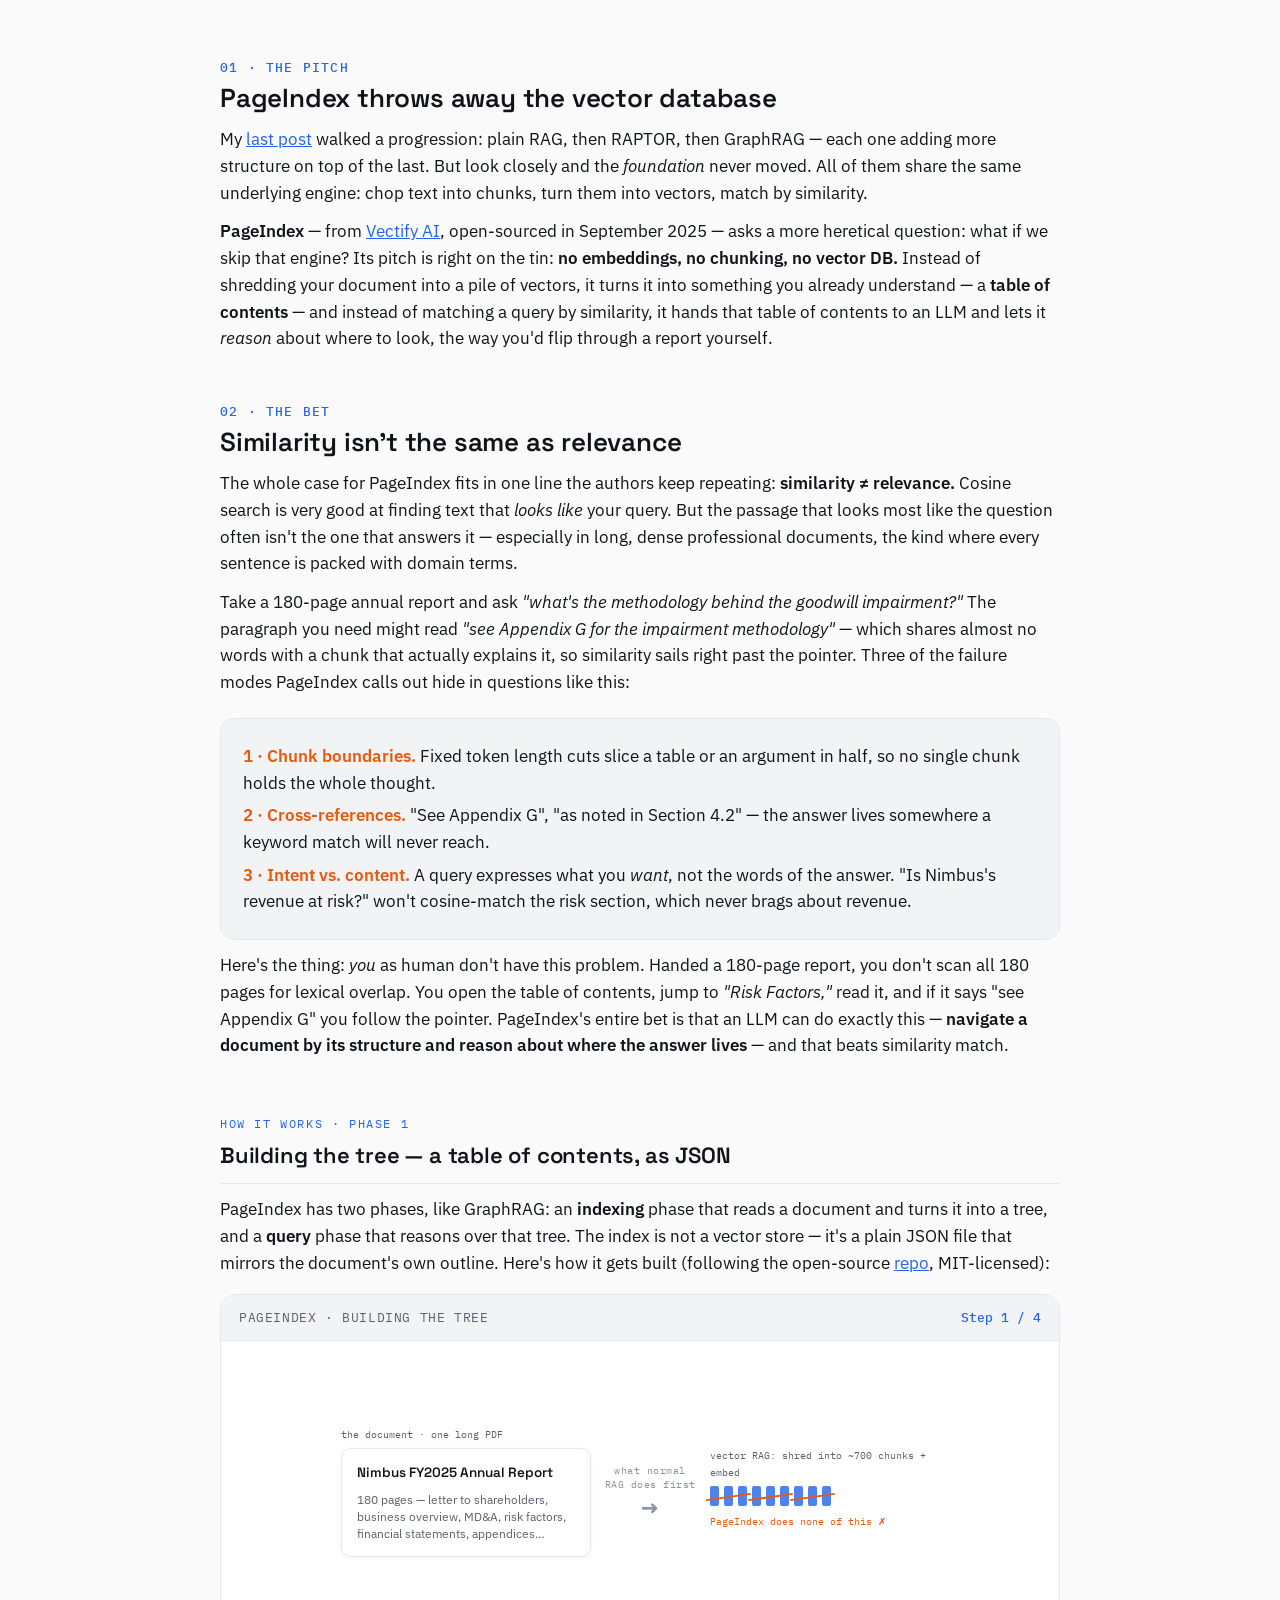
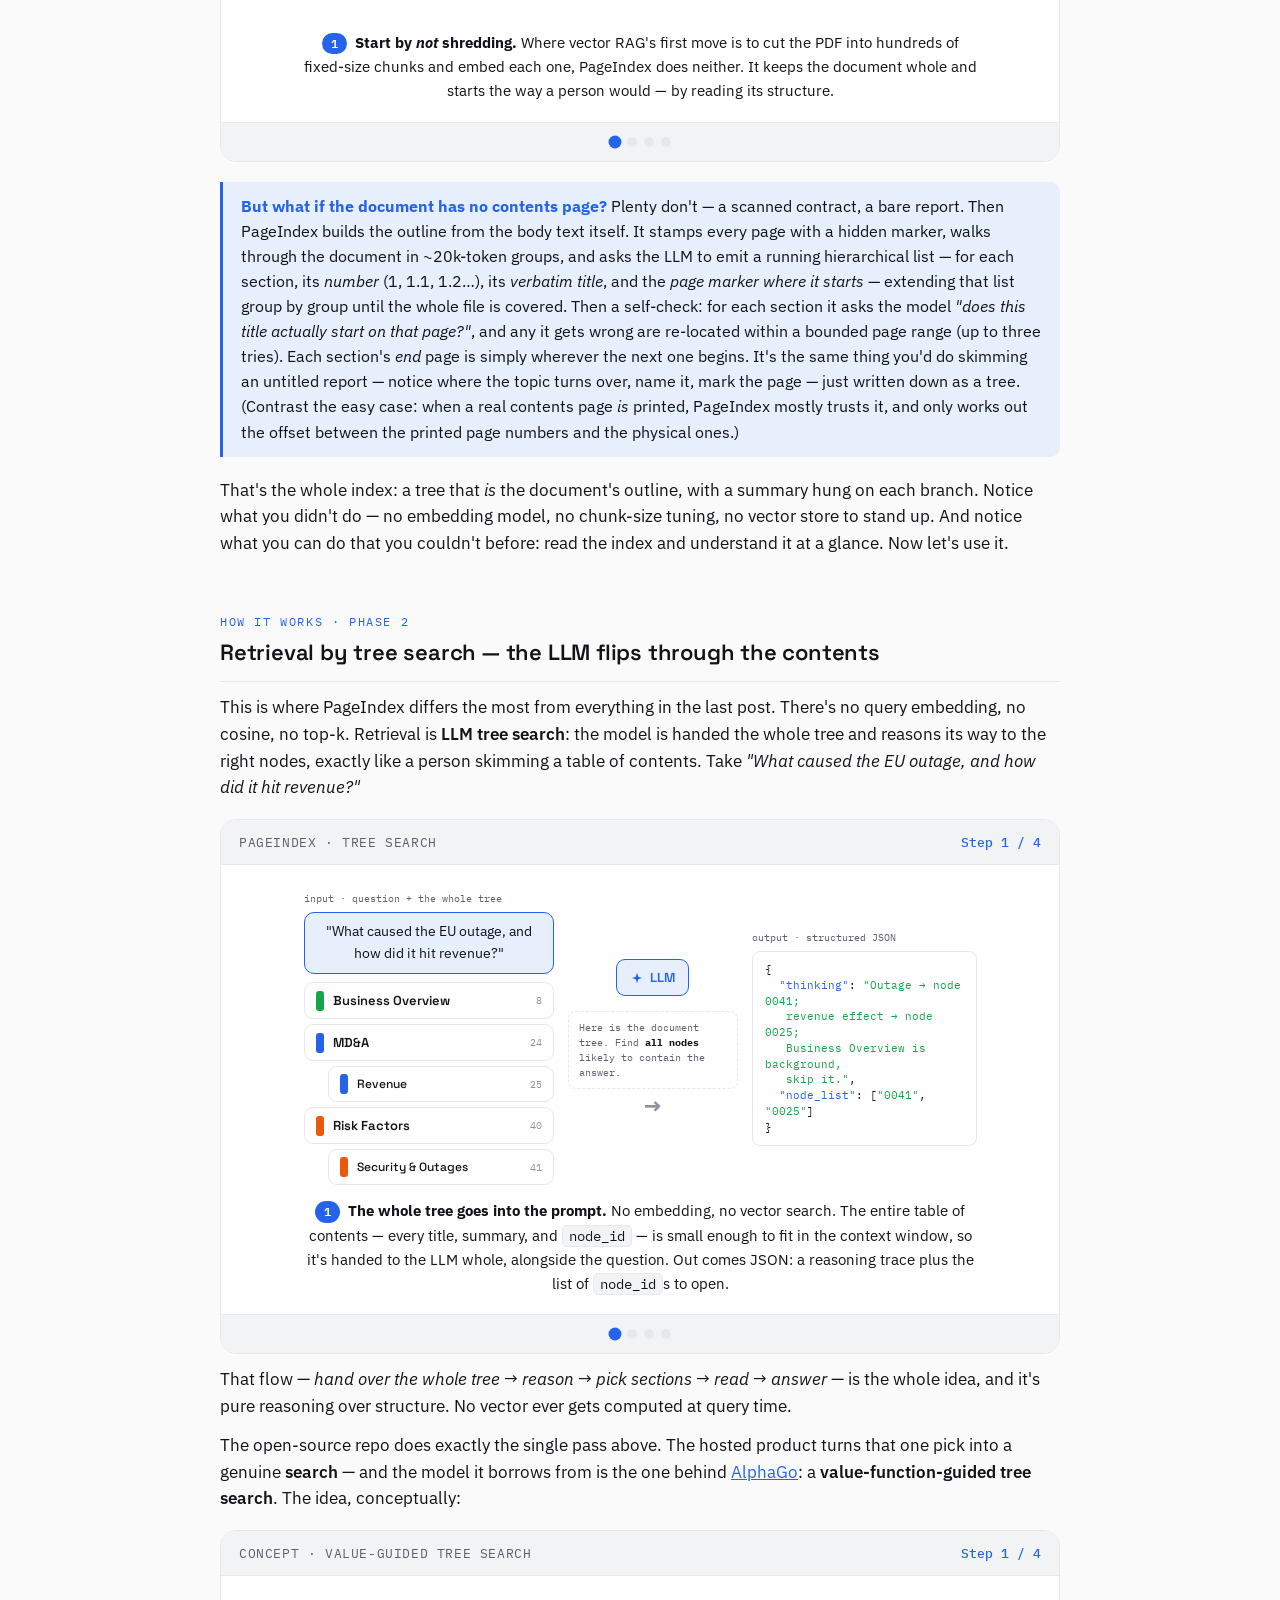
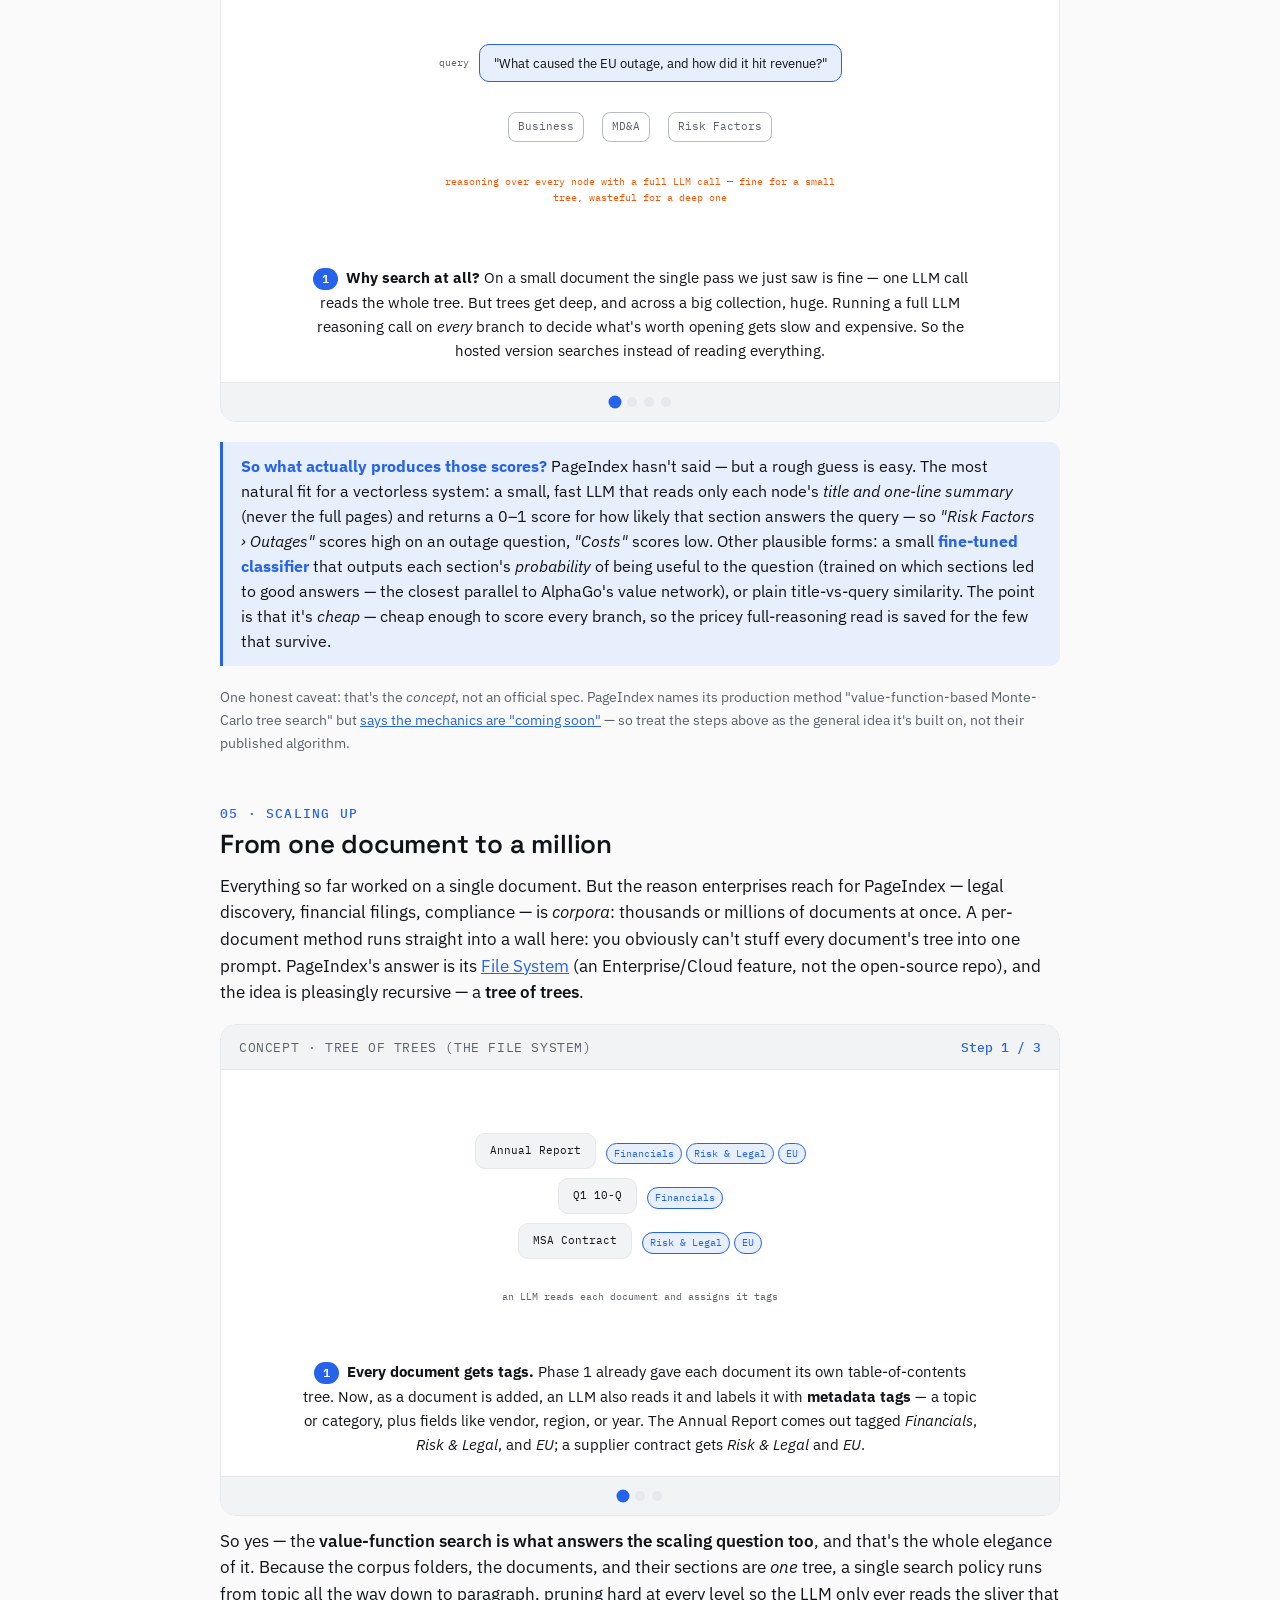
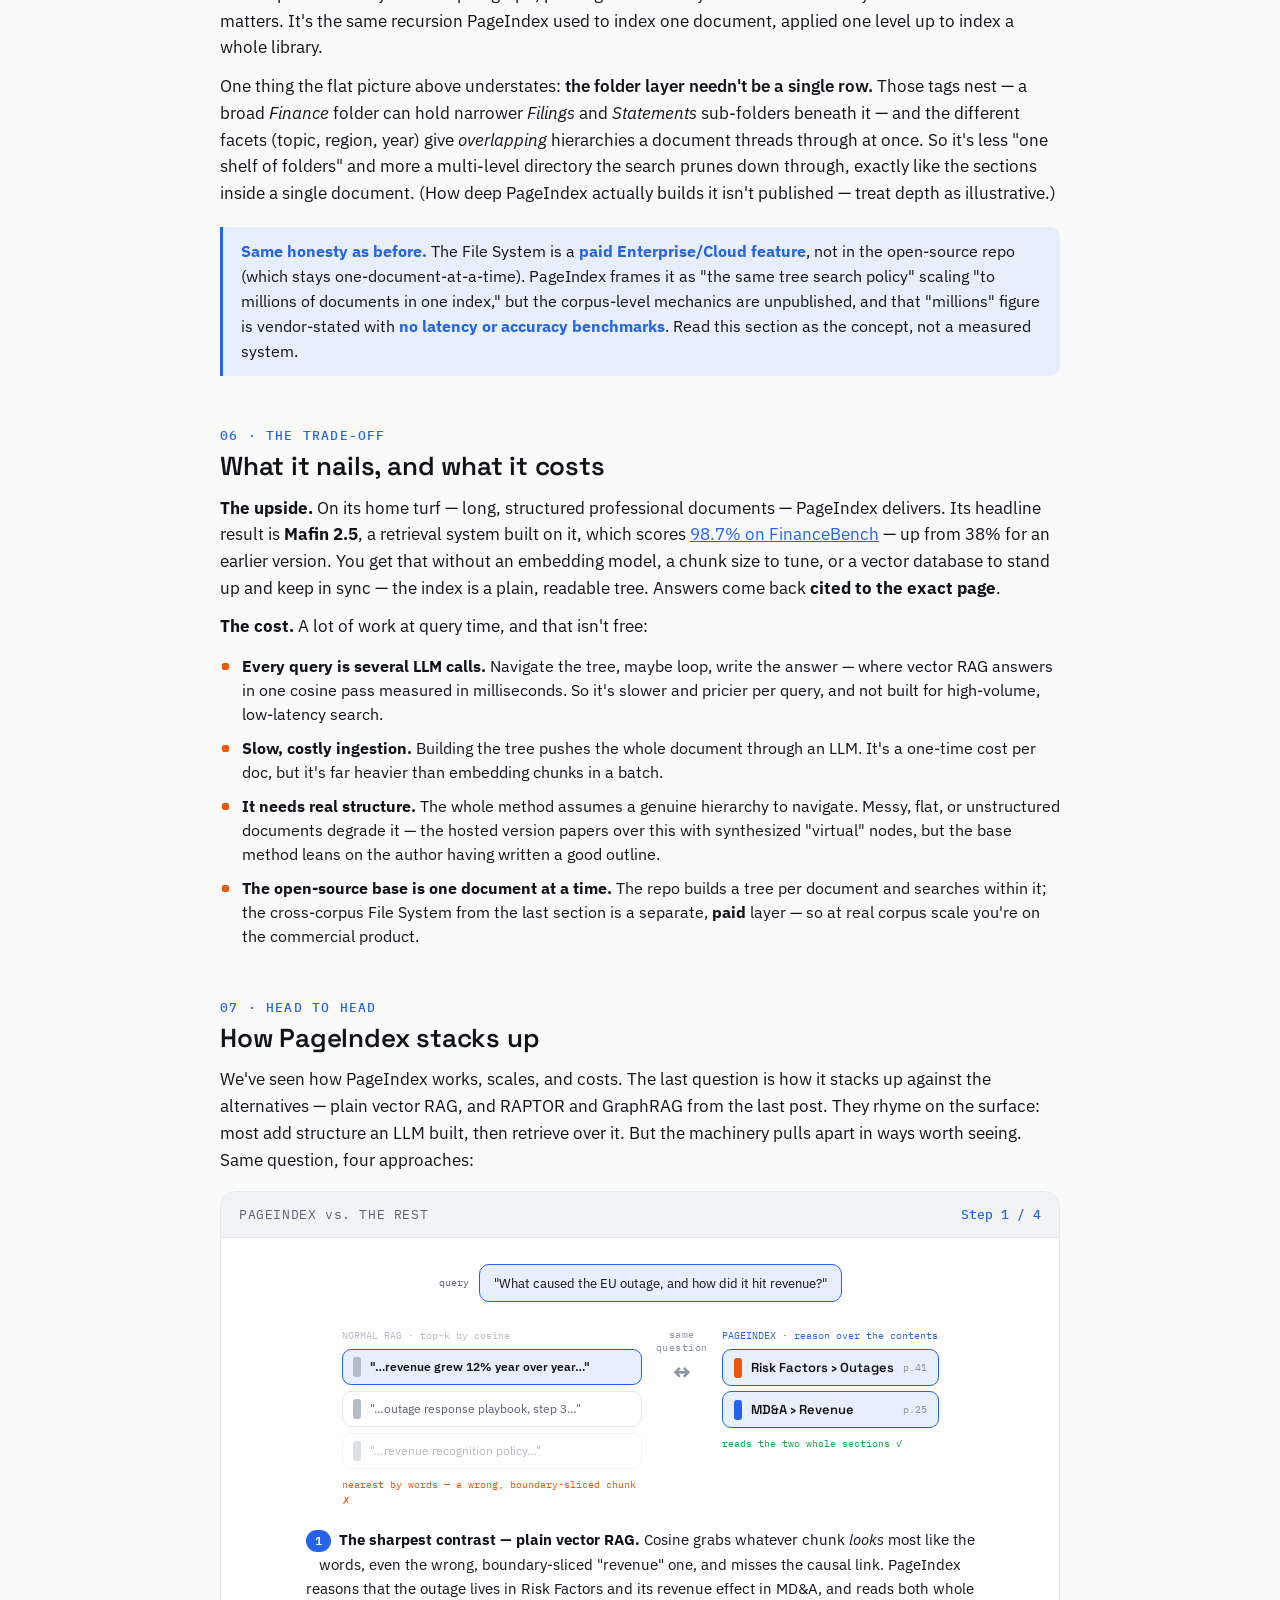
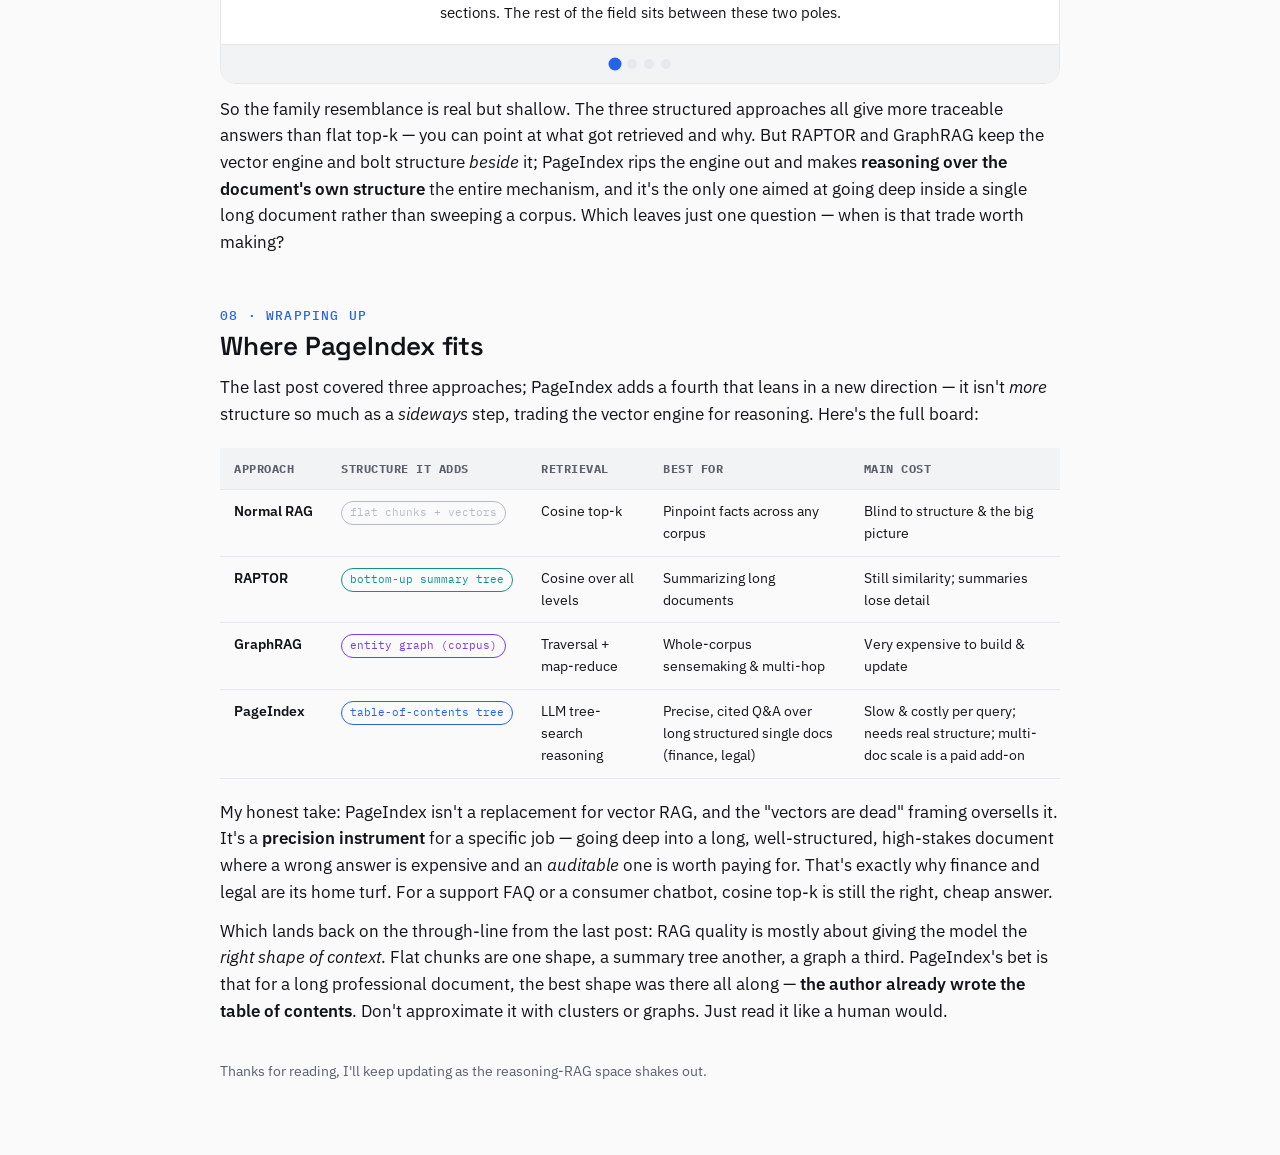
<file: blogs/pageindex.html>
<!--
title: RAG Without a Vector Database: How PageIndex Works
date: 2026-07-20
tags: RAG, PageIndex, Retrieval, Reasoning
series: Context Retrieval
description: RAPTOR and GraphRAG added structure but kept the vector core. PageIndex deletes it — no embeddings, no chunking, no vector DB. Instead it turns a document into its own table of contents and lets an LLM reason about where to look.
-->
<!DOCTYPE html>
<html lang="en" data-theme="light">
<head>
<meta charset="UTF-8">
<meta name="viewport" content="width=device-width, initial-scale=1">
<title>RAG Without a Vector Database: How PageIndex Works</title>
<link rel="preconnect" href="https://fonts.googleapis.com">
<link rel="preconnect" href="https://fonts.gstatic.com" crossorigin>
<link href="https://fonts.googleapis.com/css2?family=IBM+Plex+Sans:wght@400;500;600;700&family=IBM+Plex+Mono:wght@400;500&family=Space+Grotesk:wght@500;600;700&display=swap" rel="stylesheet">
<style>
/* ---------- theme tokens (mirrors the site) ---------- */
:root{
  --bg:#fafafa; --surface:#ffffff; --panel:#f2f3f5;
  --fg:#101318; --muted:#5a616d; --faint:#8b93a1;
  --border:#e6e8ec; --accent:#2563eb; --accent-soft:#e6effb;
  --c1:#16a34a; --c2:#2563eb; --c3:#0d9488; --c4:#ea580c; --c5:#7c3aed;
  --cn:#b6bcc6; --cw:#ffffff; --cw-bd:#cfd4dc;
  --sans:'IBM Plex Sans',system-ui,sans-serif;
  --display:'Space Grotesk',system-ui,sans-serif;
  --mono:'IBM Plex Mono',ui-monospace,Menlo,monospace;
}
html[data-theme="dark"]{
  --bg:#0b0d11; --surface:#12151b; --panel:#161a21;
  --fg:#e9ebef; --muted:#949bab; --faint:#6c7686;
  --border:#222732; --accent:#60a5fa; --accent-soft:#16223c;
  --c1:#22c55e; --c2:#3b82f6; --c3:#2dd4bf; --c4:#f97316; --c5:#a78bfa;
  --cn:#454b57; --cw:#e8ecf2; --cw-bd:#aeb6c2;
}
*{box-sizing:border-box;}
html,body{margin:0;}
body{
  background:var(--bg); color:var(--fg);
  font-family:var(--sans); line-height:1.62; font-size:16.5px;
  -webkit-font-smoothing:antialiased;
}
.wrap{max-width:880px; margin:0 auto; padding:8px 20px 60px;}

/* ---------- typography ---------- */
h2{font-family:var(--display); font-weight:600; font-size:26px; line-height:1.2;
   margin:52px 0 6px; letter-spacing:-.2px;}
h2 .kicker{display:block; font-family:var(--mono); font-size:12.5px; font-weight:500;
   letter-spacing:1.2px; text-transform:uppercase; color:var(--accent); margin-bottom:8px;}
h3{font-family:var(--display); font-weight:600; font-size:19px; margin:30px 0 4px;}
p{margin:12px 0;}
a{color:var(--accent);}
strong{font-weight:600;}
.lead{font-size:19px; line-height:1.6; color:var(--fg);}
.muted{color:var(--muted);}
code{font-family:var(--mono); font-size:.9em; background:var(--panel);
  border:1px solid var(--border); border-radius:5px; padding:1px 6px;}
hr{border:none; border-top:1px solid var(--border); margin:44px 0;}

/* ---------- boxes / callouts ---------- */
.tldr{background:var(--panel); border:1px solid var(--border); border-radius:14px;
  padding:18px 22px; margin:22px 0 8px;}
.tldr h4{margin:0 0 6px; font-family:var(--mono); font-size:12.5px; letter-spacing:1px;
  text-transform:uppercase; color:var(--accent);}
.tldr p{margin:6px 0;}
.note{border-left:3px solid var(--accent); background:var(--accent-soft);
  border-radius:0 10px 10px 0; padding:12px 18px; margin:20px 0; font-size:15.5px;}
.note b{color:var(--accent);}
.conslist{margin:14px 0; padding:0; list-style:none;}
.conslist li{position:relative; padding-left:22px; margin:10px 0; font-size:15.5px; line-height:1.55;}
.conslist li::before{content:""; position:absolute; left:2px; top:9px; width:7px; height:7px;
  border-radius:2px; background:var(--c4);}
.conslist b{color:var(--fg);}

/* ---------- generic diagram shells ---------- */
.diagram{background:var(--surface); border:1px solid var(--border); border-radius:16px;
  padding:24px; margin:22px 0;}
.arrow{display:flex; align-items:center; color:var(--faint); font-size:22px; font-weight:700;}

/* ---------- stepper ---------- */
.stepper{background:var(--surface); border:1px solid var(--border); border-radius:16px;
  margin:18px 0 8px; overflow:hidden; outline:none;}
.stepper:focus-visible{border-color:var(--accent); box-shadow:0 0 0 3px var(--accent-soft);}
.stepper .head{display:flex; align-items:center; justify-content:space-between;
  padding:12px 18px; border-bottom:1px solid var(--border); background:var(--panel);}
.stepper .head .ttl{font-family:var(--mono); font-size:12.5px; letter-spacing:.6px; color:var(--muted);}
.stepper .head .counter{font-family:var(--mono); font-size:12.5px; color:var(--accent); font-weight:500;}
.stage{position:relative; min-height:380px; padding:26px 24px 6px;
  display:flex; flex-direction:column; align-items:center; justify-content:center;}
.step{display:none; width:100%;}
.step.active{display:block; animation:fade .25s ease;}
@keyframes fade{from{opacity:0; transform:translateY(4px);} to{opacity:1; transform:none;}}
.stage .viz{display:flex; flex-direction:column; align-items:center; justify-content:center;
  gap:14px; min-height:250px;}
.cap{margin-top:14px; text-align:center; font-size:15px; color:var(--fg);
  max-width:680px; margin-left:auto; margin-right:auto;}
.cap .n{display:inline-block; background:var(--accent); color:#fff; font-family:var(--mono);
  font-size:12px; font-weight:600; border-radius:999px; padding:1px 9px; margin-right:8px;}
.controls{display:flex; align-items:center; justify-content:center; gap:16px;
  padding:14px; border-top:1px solid var(--border); background:var(--panel);}
.dots{display:flex; gap:7px;}
.dot{width:10px; height:10px; border-radius:50%; padding:0; border:none; cursor:pointer;
  background:var(--border); transition:.15s;}
.dot:hover{background:var(--faint);}
.dot.on{background:var(--accent); transform:scale(1.3);}

/* generic little pieces used inside steps */
.stack{display:flex; flex-direction:column; gap:10px; align-items:center;}
.pill{background:var(--panel); border:1px solid var(--border); border-radius:10px;
  padding:8px 14px; font-size:13.5px; max-width:520px; text-align:center;}
.pill.hl{border-color:var(--accent); background:var(--accent-soft);}
.pill.mono{font-family:var(--mono); font-size:12.5px;}
.row{display:flex; gap:10px; align-items:center; justify-content:center; flex-wrap:wrap;}
.vec{display:flex; gap:5px; align-items:center;}
.vec i{width:9px; height:20px; border-radius:2px; background:var(--accent); opacity:.8;}
.strike{position:relative;}
.strike::after{content:""; position:absolute; left:-4px; right:-4px; top:50%; height:2px;
  background:var(--c4); transform:rotate(-8deg);}

/* ---------- split layout (input → process → output) ---------- */
.split{display:flex; align-items:center; justify-content:center; gap:14px; flex-wrap:wrap; width:100%;}
.split .mid{display:flex; flex-direction:column; align-items:center; gap:6px; flex:0 0 auto;}
.split .mid .arrow2{font-size:22px; font-weight:700; line-height:1; color:var(--faint);}
.split .mid .midlbl{font-family:var(--mono); font-size:10px; letter-spacing:.5px; color:var(--faint);
  text-align:center; line-height:1.35;}
@media(max-width:620px){ .split .mid .arrow2{transform:rotate(90deg);} }
.scol{flex:0 1 auto; text-align:left; min-width:0;}
.ar{color:var(--faint); font-size:22px; font-weight:700; flex:0 0 auto; line-height:1;}
@media(max-width:620px){ .ar{transform:rotate(90deg);} }
.blbl{font-family:var(--mono); font-size:10px; color:var(--muted); margin-bottom:5px;}

/* small doc card */
.sdoc{background:var(--surface); border:1px solid var(--border); border-radius:10px;
  padding:13px 15px; box-shadow:0 1px 4px rgba(0,0,0,.06); font-size:12px;}
.sdoc .dt{font-family:var(--display); font-weight:600; font-size:13.5px; margin-bottom:7px;}
.sdoc .dh{font-weight:600; color:var(--fg); margin:9px 0 2px;}
.sdoc .db{color:var(--muted); line-height:1.45;}
.hlt{background:var(--accent-soft); color:var(--fg); border-radius:3px; padding:0 3px;}

/* wordmark / engine / llm chips */
.llmchip{display:inline-flex; align-items:center; gap:6px; font-family:var(--display); font-weight:600;
  font-size:13px; padding:7px 13px; border-radius:9px; border:1px solid var(--c2);
  background:var(--accent-soft); color:var(--c2);}
.prompt{font-family:var(--mono); font-size:10px; line-height:1.5; text-align:left; color:var(--muted);
  background:var(--surface); border:1px dashed var(--border); border-radius:8px; padding:8px 10px;
  max-width:240px; margin-top:9px;}
.prompt b{color:var(--fg);}
.jsonout{font-family:var(--mono); font-size:10.5px; line-height:1.5; text-align:left; color:var(--fg);
  background:var(--surface); border:1px solid var(--border); border-radius:8px; padding:10px 12px;
  white-space:pre-wrap; margin:0;}
.jsonout .jw{color:var(--faint);}
.jsonout .jk{color:var(--accent);}
.jsonout .jg{color:var(--c1);}

/* ---------- ranked result lists ---------- */
.rlist{display:flex; flex-direction:column; gap:6px; width:100%; max-width:340px;}
.ritem{display:flex; align-items:center; gap:9px; background:var(--surface); border:1px solid var(--border);
  border-radius:9px; padding:7px 10px; font-size:12px; transition:.2s;}
.ritem .rank{font-family:var(--mono); font-size:11px; color:var(--faint); width:16px; text-align:right; flex:0 0 auto;}
.ritem .rlabel{flex:1 1 auto; color:var(--muted); line-height:1.3; min-width:0;}
.ritem.hit{border-color:var(--accent); background:var(--accent-soft);}
.ritem.hit .rlabel{color:var(--fg); font-weight:600;}
.ritem.dim{opacity:.45;}
.cbar{width:8px; height:20px; border-radius:3px; flex:0 0 auto;}
.cbar.c1{background:var(--c1);} .cbar.c2{background:var(--c2);} .cbar.c3{background:var(--c3);}
.cbar.c4{background:var(--c4);} .cbar.c5{background:var(--c5);} .cbar.cn{background:var(--cn);}

/* ---------- document outline / TOC tree ---------- */
.toc{width:100%; max-width:430px; display:flex; flex-direction:column; gap:5px; text-align:left;}
.tocrow{display:flex; align-items:center; gap:9px; padding:7px 11px; border:1px solid var(--border);
  border-radius:9px; background:var(--surface); flex-wrap:wrap; transition:.2s;}
.tocrow .nid{font-family:var(--mono); font-size:9.5px; color:var(--faint); flex:0 0 auto;}
.tocrow .ttl2{font-family:var(--display); font-weight:600; font-size:13px; color:var(--fg); flex:1 1 auto; min-width:0;}
.tocrow .pg{font-family:var(--mono); font-size:9.5px; color:var(--faint); flex:0 0 auto;}
.tocrow .sum2{font-family:var(--sans); font-size:11px; color:var(--muted); flex:1 1 100%; line-height:1.4; padding-left:17px;}
.tocrow.child{margin-left:24px;}
.tocrow.child .ttl2{font-weight:500; font-size:12px;}
.tocrow.sel{border-color:var(--accent); background:var(--accent-soft);}
.tocrow.sel .ttl2{color:var(--fg);}
.tocrow.faded{opacity:.4;}

/* ---------- RAPTOR mini-tree (for the comparison) ---------- */
.rtree{display:flex; flex-direction:column; align-items:center; gap:7px; width:100%;}
.rlevel{display:flex; gap:9px; justify-content:center; flex-wrap:wrap; align-items:stretch;}
.tnode{font-family:var(--mono); font-size:10.5px; padding:7px 9px; border-radius:8px;
  border:1px solid var(--cn); background:var(--surface); color:var(--muted);
  max-width:150px; line-height:1.32; text-align:center;}
.tnode.sum{border-width:1.5px; font-weight:500;}
.tnode.n1{border-color:var(--c1); color:var(--c1);}
.tnode.n2{border-color:var(--c2); color:var(--c2);}
.tnode.n3{border-color:var(--c4); color:var(--c4);}
.tnode.root{border-color:var(--c5); color:var(--c5); font-weight:600; max-width:260px;}
.levlbl{font-family:var(--mono); font-size:9.5px; letter-spacing:.6px; text-transform:uppercase;
  color:var(--faint); text-align:center;}
.upband{font-family:var(--mono); font-size:10px; letter-spacing:.4px; color:var(--faint);
  display:flex; align-items:center; gap:7px; justify-content:center;}
.upband .up{color:var(--c3); font-weight:700; font-size:15px;}

/* ---------- value-guided search tree ---------- */
.vtree{display:flex; gap:18px; justify-content:center; align-items:flex-start; flex-wrap:wrap;}
.vbranch{display:flex; flex-direction:column; align-items:center;}
.vconn{width:2px; height:13px; background:var(--border);}
.vkids{display:flex; flex-direction:column; gap:6px;}
.tnode .vb{display:block; margin-top:3px; font-family:var(--mono); font-size:9px; letter-spacing:.3px; color:var(--faint);}
.tnode.hi{border-color:var(--c1); background:var(--accent-soft); color:var(--fg); font-weight:600;}
.tnode.hi .vb{color:var(--c1); font-weight:700;}
.tnode.lo .vb{color:var(--c4);}
.tnode.pruned{opacity:.32;}
.tnode.pick{outline:2px solid var(--accent); outline-offset:2px; background:var(--accent-soft);
  color:var(--fg); font-weight:600;}
.tnode.pick .vb{color:var(--accent); font-weight:700;}

/* ---------- tag chips + edged corpus tree (SVG) ---------- */
.tag{display:inline-block; font-family:var(--mono); font-size:9.5px; padding:2px 7px; border-radius:999px;
  border:1px solid var(--accent); color:var(--accent); background:var(--accent-soft); white-space:nowrap;}
.tag.g{border-color:var(--c1); color:var(--c1); background:transparent;}
.stree{max-width:100%; height:auto; display:block; margin:0 auto;}
.stree line{stroke:var(--faint); stroke-width:1.4; opacity:.5;}
.stree line.acc{stroke:var(--accent); stroke-width:1.7; opacity:.85;}
.stree line.on{stroke:var(--accent); stroke-width:2.4; opacity:.95;}
.stree line.mute{opacity:.22;}
.stree g rect{fill:var(--surface); stroke:var(--cn); stroke-width:1.3;}
.stree g text{font-family:var(--mono); font-size:10px; fill:var(--fg);}
.stree g.root rect{fill:var(--panel); stroke:var(--c5); stroke-width:1.6;}
.stree g.hi rect{stroke:var(--c1); stroke-width:1.7; fill:var(--accent-soft);}
.stree g.pick rect{stroke:var(--accent); stroke-width:2.4; fill:var(--accent-soft);}
.stree g.lo{opacity:.5;}
.stree g.pruned{opacity:.26;}
.streelbl{font-family:var(--mono); font-size:9.5px; letter-spacing:.5px; text-transform:uppercase; color:var(--faint);}

/* ---------- head-to-head lanes ---------- */
.lane{display:flex; align-items:center; gap:12px; width:100%; max-width:660px; margin:0 auto;
  border:1px solid var(--border); border-radius:12px; padding:11px 14px; background:var(--surface);}
.lane .lname{font-family:var(--display); font-weight:600; font-size:13px; width:92px; flex:0 0 auto; line-height:1.25;}
.lane .lbody{flex:1 1 auto; font-size:12.5px; color:var(--muted); line-height:1.4;}
.lane .verdict-chip{font-family:var(--mono); font-size:10px; padding:2px 8px; border-radius:999px;
  flex:0 0 auto; white-space:nowrap;}
.vc-bad{color:var(--c4); border:1px solid var(--c4);}
.vc-ok{color:var(--c3); border:1px solid var(--c3);}
.vc-good{color:var(--c1); border:1px solid var(--c1);}
.lane.rag{border-left:3px solid var(--cn);}
.lane.raptor{border-left:3px solid var(--c3);}
.lane.graph{border-left:3px solid var(--c5);}
.lane.pageindex{border-left:3px solid var(--accent);}

/* ---------- summary table ---------- */
.tblwrap{overflow-x:auto; margin:20px 0;}
table{border-collapse:collapse; width:100%; font-size:13.5px; min-width:840px;}
th,td{text-align:left; padding:11px 14px; border-bottom:1px solid var(--border); vertical-align:top;}
th{font-family:var(--mono); font-size:12px; letter-spacing:.5px; text-transform:uppercase;
   color:var(--muted); background:var(--panel);}
tr td:first-child{font-weight:600; white-space:nowrap;}
.problem-tag{display:inline-block; font-family:var(--mono); font-size:11px; padding:2px 8px;
  border-radius:999px; border:1px solid var(--border); white-space:nowrap;}
.p-flat{color:var(--cn); border-color:var(--cn);}
.p-tree{color:var(--c3); border-color:var(--c3);}
.p-graph{color:var(--c5); border-color:var(--c5);}
.p-page{color:var(--accent); border-color:var(--accent);}

/* ---------- section divider ---------- */
.camp{margin:56px 0 10px; padding-bottom:10px; border-bottom:1px solid var(--border);}
.camp .eyebrow{font-family:var(--mono); font-size:11.5px; letter-spacing:1.6px; text-transform:uppercase;}
.camp .ctitle{font-family:var(--display); font-weight:600; font-size:22px; margin-top:4px; letter-spacing:-.2px;}
</style>
</head>
<body>
<div class="wrap">

  <!-- ============ 1 ============ -->
  <h2><span class="kicker">01 · The pitch</span>PageIndex throws away the vector database</h2>
  <p>My <a href="https://hzjken.dev/graphrag-and-raptor.html" target="_blank" rel="noopener">last post</a> walked a progression: plain RAG, then RAPTOR, then GraphRAG — each one adding more structure on top of the last. But look closely and the <em>foundation</em> never moved. All of them share the same underlying engine: chop text into chunks, turn them into vectors, match by similarity.</p>
  <p><strong>PageIndex</strong> — from <a href="https://pageindex.ai/" target="_blank" rel="noopener">Vectify AI</a>, open-sourced in September 2025 — asks a more heretical question: what if we skip that engine? Its pitch is right on the tin: <strong>no embeddings, no chunking, no vector DB.</strong> Instead of shredding your document into a pile of vectors, it turns it into something you already understand — a <strong>table of contents</strong> — and instead of matching a query by similarity, it hands that table of contents to an LLM and lets it <em>reason</em> about where to look, the way you'd flip through a report yourself.</p>
  
  <!-- ============ 2 ============ -->
  <h2><span class="kicker">02 · The bet</span>Similarity isn't the same as relevance</h2>
  <p>The whole case for PageIndex fits in one line the authors keep repeating: <strong>similarity ≠ relevance.</strong> Cosine search is very good at finding text that <em>looks like</em> your query. But the passage that looks most like the question often isn't the one that answers it — especially in long, dense professional documents, the kind where every sentence is packed with domain terms.</p>
  <p>Take a 180-page annual report and ask <em>"what's the methodology behind the goodwill impairment?"</em> The paragraph you need might read <em>"see Appendix G for the impairment methodology"</em> — which shares almost no words with a chunk that actually explains it, so similarity sails right past the pointer. Three of the failure modes PageIndex calls out hide in questions like this:</p>
  <div class="tldr">
    <p><strong style="color:var(--c4)">1 · Chunk boundaries.</strong> Fixed token length cuts slice a table or an argument in half, so no single chunk holds the whole thought.</p>
    <p><strong style="color:var(--c4)">2 · Cross-references.</strong> "See Appendix G", "as noted in Section 4.2" — the answer lives somewhere a keyword match will never reach.</p>
    <p><strong style="color:var(--c4)">3 · Intent vs. content.</strong> A query expresses what you <em>want</em>, not the words of the answer. "Is Nimbus's revenue at risk?" won't cosine-match the risk section, which never brags about revenue.</p>
  </div>
  <p>Here's the thing: <em>you</em> as human don't have this problem. Handed a 180-page report, you don't scan all 180 pages for lexical overlap. You open the table of contents, jump to <em>"Risk Factors,"</em> read it, and if it says "see Appendix G" you follow the pointer. PageIndex's entire bet is that an LLM can do exactly this — <strong>navigate a document by its structure and reason about where the answer lives</strong> — and that beats similarity match.</p>

  <!-- ============ 3 · BUILD ============ -->
  <div class="camp">
    <div class="eyebrow" style="color:var(--accent)">How it works · Phase 1</div>
    <div class="ctitle">Building the tree — a table of contents, as JSON</div>
  </div>
  <p>PageIndex has two phases, like GraphRAG: an <strong>indexing</strong> phase that reads a document and turns it into a tree, and a <strong>query</strong> phase that reasons over that tree. The index is not a vector store — it's a plain JSON file that mirrors the document's own outline. Here's how it gets built (following the open-source <a href="https://github.com/VectifyAI/PageIndex" target="_blank" rel="noopener">repo</a>, MIT-licensed):</p>
  <div class="stepper" data-stepper>
    <div class="head"><span class="ttl">PAGEINDEX · BUILDING THE TREE</span><span class="counter"></span></div>
    <div class="stage">
      <div class="step">
        <div class="viz">
          <div class="split" style="align-items:center;">
            <div class="scol" style="max-width:250px;">
              <div class="blbl">the document · one long PDF</div>
              <div class="sdoc">
                <div class="dt">Nimbus FY2025 Annual Report</div>
                <div class="db">180 pages — letter to shareholders, business overview, MD&amp;A, risk factors, financial statements, appendices…</div>
              </div>
            </div>
            <div class="mid">
              <div class="midlbl">what normal<br>RAG does first</div>
              <div class="arrow2">→</div>
            </div>
            <div class="scol" style="max-width:230px;">
              <div class="blbl">vector RAG: shred into ~700 chunks + embed</div>
              <div class="row" style="justify-content:flex-start; gap:5px;">
                <span class="strike"><span class="vec"><i></i><i></i><i></i></span></span>
                <span class="strike"><span class="vec"><i></i><i></i><i></i></span></span>
                <span class="strike"><span class="vec"><i></i><i></i><i></i></span></span>
              </div>
              <div class="blbl" style="margin-top:8px; color:var(--c4);">PageIndex does none of this ✗</div>
            </div>
          </div>
        </div>
        <p class="cap"><span class="n">1</span><b>Start by <em>not</em> shredding.</b> Where vector RAG's first move is to cut the PDF into hundreds of fixed-size chunks and embed each one, PageIndex does neither. It keeps the document whole and starts the way a person would — by reading its structure.</p>
      </div>
      <div class="step">
        <div class="viz">
          <div class="split" style="align-items:center;">
            <div class="scol" style="max-width:200px;">
              <div class="blbl">scan the opening pages</div>
              <div class="sdoc">
                <div class="dt">Contents</div>
                <div class="db" style="font-family:var(--mono); font-size:11px; line-height:1.7;">Business Overview ...... 8<br>MD&amp;A ...... 24<br>Risk Factors ...... 40<br>Financial Statements ... 60</div>
              </div>
            </div>
            <div class="mid">
              <div class="llmchip"><svg width="14" height="12" viewBox="0 0 14 12" fill="none"><path d="M7 1 L8.3 4.7 L12 6 L8.3 7.3 L7 11 L5.7 7.3 L2 6 L5.7 4.7 Z" fill="var(--c2)"/></svg>LLM</div>
              <div class="prompt">Find the <b>table of contents</b>. Where headings are missing, infer the section boundaries.</div>
            </div>
            <div class="scol" style="max-width:230px;">
              <div class="blbl">a detected hierarchy of sections</div>
              <div class="toc" style="max-width:230px;">
                <div class="tocrow"><span class="cbar c1"></span><span class="ttl2">Business Overview</span></div>
                <div class="tocrow"><span class="cbar c2"></span><span class="ttl2">MD&amp;A</span></div>
                <div class="tocrow"><span class="cbar c4"></span><span class="ttl2">Risk Factors</span></div>
                <div class="tocrow"><span class="cbar c5"></span><span class="ttl2">Financial Statements</span></div>
              </div>
            </div>
          </div>
        </div>
        <p class="cap"><span class="n">2</span><b>Detect the structure.</b> An LLM scans the opening pages (default: first 20) for a real table of contents. If one exists, it's used; where structure is missing, the model infers the section boundaries itself from the content (see details in below note).</p>
      </div>
      <div class="step">
        <div class="viz">
          <div class="split" style="align-items:center;">
            <div class="scol" style="max-width:210px;">
              <div class="blbl">the raw pages of one section</div>
              <div class="sdoc">
                <div class="dt">Risk Factors · pp. 40–59</div>
                <div class="db">"Nimbus faces risks to service reliability… In March, an expired TLS certificate took the EU region offline for 3 hours, triggering SLA credits that reduced Q1 revenue…"</div>
              </div>
            </div>
            <div class="mid">
              <div class="llmchip"><svg width="14" height="12" viewBox="0 0 14 12" fill="none"><path d="M7 1 L8.3 4.7 L12 6 L8.3 7.3 L7 11 L5.7 7.3 L2 6 L5.7 4.7 Z" fill="var(--c2)"/></svg>LLM</div>
              <div class="prompt">Summarize this section in one line.</div>
              <div class="arrow2">→</div>
            </div>
            <div class="scol" style="max-width:250px;">
              <div class="blbl">each section → a node with a summary</div>
              <div class="toc" style="max-width:250px;">
                <div class="tocrow"><span class="cbar c4"></span><span class="ttl2">Risk Factors</span><span class="pg">pp.40–59</span>
                  <span class="sum2">Principal risks: reliability, security, regulatory exposure.</span></div>
                <div class="tocrow child"><span class="cbar c4"></span><span class="ttl2">Security &amp; Outages</span><span class="pg">pp.41–47</span>
                  <span class="sum2">The March EU outage and its hit to Q1 revenue.</span></div>
              </div>
            </div>
          </div>
        </div>
        <p class="cap"><span class="n">3</span><b>Build nodes, recursively.</b> Every section and subsection becomes a <b>node</b>, with its page range recorded, and an LLM writes a one-line summary for each. Nodes are capped by size (defaults: ≤10 pages / ≤20k tokens), so a fat section splits into child nodes — giving a tree that's shallow at the top and detailed toward the leaves.</p>
      </div>
      <div class="step">
        <div class="viz">
          <div class="split" style="align-items:flex-start;">
            <div class="scol" style="max-width:290px;">
              <div class="blbl">the emitted index · plain JSON</div>
              <div class="jsonout">{
  <span class="jk">"title"</span>: <span class="jg">"Risk Factors"</span>,
  <span class="jk">"node_id"</span>: <span class="jg">"0040"</span>,
  <span class="jk">"start_index"</span>: 40,
  <span class="jk">"end_index"</span>: 59,
  <span class="jk">"summary"</span>: <span class="jg">"Principal risks…"</span>,
  <span class="jk">"nodes"</span>: [
    {
      <span class="jk">"title"</span>: <span class="jg">"Security &amp; Outages"</span>,
      <span class="jk">"node_id"</span>: <span class="jg">"0041"</span>,
      <span class="jk">"start_index"</span>: 41,
      <span class="jk">"end_index"</span>: 47,
      <span class="jk">"summary"</span>: <span class="jg">"The March EU outage…"</span>
    }
  ]
}</div>
            </div>
            <div class="mid">
              <div class="midlbl">each node_id →<br>its raw pages</div>
              <div class="arrow2">→</div>
            </div>
            <div class="scol" style="max-width:200px;">
              <div class="blbl">node_id → node_content</div>
              <div class="sdoc" style="border-color:var(--accent);">
                <div class="dt" style="font-family:var(--mono); font-size:11px; color:var(--accent);">0041</div>
                <div class="db">the full, unshredded text of pages 41–47</div>
              </div>
            </div>
          </div>
        </div>
        <p class="cap"><span class="n">4</span><b>The index is a JSON tree.</b> The whole document becomes a nested tree of <code>title</code> / <code>node_id</code> / page range / <code>summary</code> / child <code>nodes</code> — human-readable, no vector database anywhere. Each <code>node_id</code> maps straight back to its raw page text, so once you've picked a node you get the <em>real</em> content, never a lossy summary.</p>
      </div>
    </div>
    <div class="controls"><div class="dots"></div></div>
  </div>
  <div class="note"><b>But what if the document has no contents page?</b> Plenty don't — a scanned contract, a bare report. Then PageIndex builds the outline from the body text itself. It stamps every page with a hidden marker, walks through the document in ~20k-token groups, and asks the LLM to emit a running hierarchical list — for each section, its <em>number</em> (1, 1.1, 1.2…), its <em>verbatim title</em>, and the <em>page marker where it starts</em> — extending that list group by group until the whole file is covered. Then a self-check: for each section it asks the model <em>"does this title actually start on that page?"</em>, and any it gets wrong are re-located within a bounded page range (up to three tries). Each section's <em>end</em> page is simply wherever the next one begins. It's the same thing you'd do skimming an untitled report — notice where the topic turns over, name it, mark the page — just written down as a tree. (Contrast the easy case: when a real contents page <em>is</em> printed, PageIndex mostly trusts it, and only works out the offset between the printed page numbers and the physical ones.)</div>
  <p>That's the whole index: a tree that <em>is</em> the document's outline, with a summary hung on each branch. Notice what you didn't do — no embedding model, no chunk-size tuning, no vector store to stand up. And notice what you can do that you couldn't before: read the index and understand it at a glance. Now let's use it.</p>

  <!-- ============ 4 · RETRIEVE ============ -->
  <div class="camp">
    <div class="eyebrow" style="color:var(--accent)">How it works · Phase 2</div>
    <div class="ctitle">Retrieval by tree search — the LLM flips through the contents</div>
  </div>
  <p>This is where PageIndex differs the most from everything in the last post. There's no query embedding, no cosine, no top-k. Retrieval is <strong>LLM tree search</strong>: the model is handed the whole tree and reasons its way to the right nodes, exactly like a person skimming a table of contents. Take <em>"What caused the EU outage, and how did it hit revenue?"</em></p>
  <div class="stepper" data-stepper>
    <div class="head"><span class="ttl">PAGEINDEX · TREE SEARCH</span><span class="counter"></span></div>
    <div class="stage">
      <div class="step">
        <div class="viz">
          <div class="split" style="align-items:center;">
            <div class="scol" style="max-width:250px;">
              <div class="blbl">input · question + the whole tree</div>
              <div class="pill hl" style="margin:0 0 8px;">"What caused the EU outage, and how did it hit revenue?"</div>
              <div class="toc" style="max-width:250px;">
                <div class="tocrow"><span class="cbar c1"></span><span class="ttl2">Business Overview</span><span class="pg">8</span></div>
                <div class="tocrow"><span class="cbar c2"></span><span class="ttl2">MD&amp;A</span><span class="pg">24</span></div>
                <div class="tocrow child"><span class="cbar c2"></span><span class="ttl2">Revenue</span><span class="pg">25</span></div>
                <div class="tocrow"><span class="cbar c4"></span><span class="ttl2">Risk Factors</span><span class="pg">40</span></div>
                <div class="tocrow child"><span class="cbar c4"></span><span class="ttl2">Security &amp; Outages</span><span class="pg">41</span></div>
              </div>
            </div>
            <div class="mid">
              <div class="llmchip"><svg width="14" height="12" viewBox="0 0 14 12" fill="none"><path d="M7 1 L8.3 4.7 L12 6 L8.3 7.3 L7 11 L5.7 7.3 L2 6 L5.7 4.7 Z" fill="var(--c2)"/></svg>LLM</div>
              <div class="prompt" style="max-width:170px;">Here is the document tree. Find <b>all nodes</b> likely to contain the answer.</div>
              <div class="arrow2">→</div>
            </div>
            <div class="scol" style="max-width:225px;">
              <div class="blbl">output · structured JSON</div>
              <div class="jsonout">{
  <span class="jk">"thinking"</span>: <span class="jg">"Outage → node 0041;
   revenue effect → node 0025;
   Business Overview is background,
   skip it."</span>,
  <span class="jk">"node_list"</span>: [<span class="jg">"0041"</span>, <span class="jg">"0025"</span>]
}</div>
            </div>
          </div>
        </div>
        <p class="cap"><span class="n">1</span><b>The whole tree goes into the prompt.</b> No embedding, no vector search. The entire table of contents — every title, summary, and <code>node_id</code> — is small enough to fit in the context window, so it's handed to the LLM whole, alongside the question. Out comes JSON: a reasoning trace plus the list of <code>node_id</code>s to open.</p>
      </div>
      <div class="step">
        <div class="viz">
          <div class="split" style="align-items:center;">
            <div class="scol" style="max-width:225px;">
              <div class="blbl">input · the LLM's JSON</div>
              <div class="jsonout">{
  <span class="jk">"thinking"</span>: <span class="jg">"Outage → node 0041;
   revenue effect → node 0025;
   Business Overview is background,
   skip it."</span>,
  <span class="jk">"node_list"</span>: [<span class="jg">"0041"</span>, <span class="jg">"0025"</span>]
}</div>
            </div>
            <div class="mid">
              <div class="midlbl">map node_list<br>onto the tree</div>
              <div class="arrow2">→</div>
            </div>
            <div class="scol" style="max-width:205px;">
              <div class="blbl">output · the picked sections</div>
              <div class="toc" style="max-width:205px;">
                <div class="tocrow faded"><span class="cbar c1"></span><span class="ttl2">Business Overview</span></div>
                <div class="tocrow faded"><span class="cbar c2"></span><span class="ttl2">MD&amp;A</span></div>
                <div class="tocrow child sel"><span class="cbar c2"></span><span class="ttl2">Revenue</span><span class="pg">0025</span></div>
                <div class="tocrow faded"><span class="cbar c4"></span><span class="ttl2">Risk Factors</span></div>
                <div class="tocrow child sel"><span class="cbar c4"></span><span class="ttl2">Security &amp; Outages</span><span class="pg">0041</span></div>
              </div>
            </div>
          </div>
        </div>
        <p class="cap"><span class="n">2</span><b>Reasoning you can read.</b> The <code>node_list</code> is the pick; the <code>thinking</code> trace says why each section made the cut and why the rest were skipped. Mapped back onto the tree, two sections light up — and unlike an opaque cosine score, you can audit the call.</p>
      </div>
      <div class="step">
        <div class="viz">
          <div class="split" style="align-items:center;">
            <div class="scol" style="max-width:195px;">
              <div class="blbl">input · the picked sections</div>
              <div class="toc" style="max-width:195px;">
                <div class="tocrow child sel"><span class="cbar c4"></span><span class="ttl2">Security &amp; Outages</span><span class="pg">0041</span></div>
                <div class="tocrow child sel"><span class="cbar c2"></span><span class="ttl2">Revenue</span><span class="pg">0025</span></div>
              </div>
            </div>
            <div class="mid">
              <div class="midlbl">node_id →<br>node_content</div>
              <div class="arrow2">→</div>
            </div>
            <div class="scol" style="max-width:270px;">
              <div class="blbl">output · the real page text — no summaries, no half-chunks</div>
              <div class="stack" style="gap:7px; align-items:stretch;">
                <div class="sdoc" style="border-color:var(--c4);">
                  <div class="dt" style="font-size:12px;">0041 · Security &amp; Outages · pp.41–47</div>
                  <div class="db">"…an expired TLS certificate took the EU region offline for 3 hours…"</div>
                </div>
                <div class="sdoc" style="border-color:var(--c2);">
                  <div class="dt" style="font-size:12px;">0025 · Revenue · p.25</div>
                  <div class="db">"…Q1 revenue fell 4% on SLA credits tied to the outage…"</div>
                </div>
              </div>
            </div>
          </div>
        </div>
        <p class="cap"><span class="n">3</span><b>Pull the real pages.</b> Each picked <code>node_id</code> maps back to its actual page text. PageIndex loads the <em>full</em> content of those sections — not a summary, not a boundary-sliced chunk — so the model answers from complete, in-context passages.</p>
      </div>
      <div class="step">
        <div class="viz">
          <div class="split" style="align-items:center;">
            <div class="scol" style="max-width:245px;">
              <div class="blbl">input · the picked sections' full text</div>
              <div class="stack" style="gap:7px; align-items:stretch;">
                <div class="sdoc" style="border-color:var(--c4);">
                  <div class="dt" style="font-size:12px;">0041 · Security &amp; Outages · pp.41–47</div>
                  <div class="db">"…an expired TLS certificate took the EU region offline for 3 hours…"</div>
                </div>
                <div class="sdoc" style="border-color:var(--c2);">
                  <div class="dt" style="font-size:12px;">0025 · Revenue · p.25</div>
                  <div class="db">"…Q1 revenue fell 4% on SLA credits tied to the outage…"</div>
                </div>
              </div>
            </div>
            <div class="mid">
              <div class="llmchip"><svg width="14" height="12" viewBox="0 0 14 12" fill="none"><path d="M7 1 L8.3 4.7 L12 6 L8.3 7.3 L7 11 L5.7 7.3 L2 6 L5.7 4.7 Z" fill="var(--c2)"/></svg>LLM</div>
              <div class="arrow2">→</div>
            </div>
            <div class="scol" style="max-width:230px;">
              <div class="blbl">output · grounded answer, cited to the page</div>
              <div class="pill hl" style="margin:0;">"An expired TLS certificate took the EU region down for 3 hours <b>(p.41)</b>; the resulting SLA credits cut Q1 revenue by 4% <b>(p.25)</b>."</div>
            </div>
          </div>
        </div>
        <p class="cap"><span class="n">4</span><b>Answer, grounded and cited.</b> Those same sections go to an LLM, which writes the answer citing the exact pages. In the open-source version this is a <em>single pass</em> — one tree-search call picks the nodes, then the answer gets written. Every claim traces to a specific page — a paper trail vector RAG can't produce.</p>
      </div>
    </div>
    <div class="controls"><div class="dots"></div></div>
  </div>
  <p>That flow — <em>hand over the whole tree → reason → pick sections → read → answer</em> — is the whole idea, and it's pure reasoning over structure. No vector ever gets computed at query time.</p>
  <p>The open-source repo does exactly the single pass above. The hosted product turns that one pick into a genuine <strong>search</strong> — and the model it borrows from is the one behind <a href="https://github.com/VectifyAI/PageIndex" target="_blank" rel="noopener">AlphaGo</a>: a <strong>value-function-guided tree search</strong>. The idea, conceptually:</p>
  <div class="stepper" data-stepper>
    <div class="head"><span class="ttl">CONCEPT · VALUE-GUIDED TREE SEARCH</span><span class="counter"></span></div>
    <div class="stage">
      <div class="step">
        <div class="viz">
          <div class="row" style="margin-bottom:16px;"><span class="blbl" style="margin:0;">query</span><span class="pill hl" style="margin:0; font-size:12.5px;">"What caused the EU outage, and how did it hit revenue?"</span></div>
          <div class="vtree">
            <div class="vbranch"><div class="tnode">Business</div></div>
            <div class="vbranch"><div class="tnode">MD&amp;A</div></div>
            <div class="vbranch"><div class="tnode">Risk Factors</div></div>
          </div>
          <div class="blbl" style="margin-top:18px; text-align:center; color:var(--c4); max-width:420px;">reasoning over every node with a full LLM call — fine for a small tree, wasteful for a deep one</div>
        </div>
        <p class="cap"><span class="n">1</span><b>Why search at all?</b> On a small document the single pass we just saw is fine — one LLM call reads the whole tree. But trees get deep, and across a big collection, huge. Running a full LLM reasoning call on <em>every</em> branch to decide what's worth opening gets slow and expensive. So the hosted version searches instead of reading everything.</p>
      </div>
      <div class="step">
        <div class="viz">
          <div class="row" style="margin-bottom:16px;"><span class="blbl" style="margin:0;">query</span><span class="pill hl" style="margin:0; font-size:12.5px;">"What caused the EU outage, and how did it hit revenue?"</span></div>
          <div class="vtree">
            <div class="vbranch"><div class="tnode lo">Business<span class="vb">value 0.1</span></div></div>
            <div class="vbranch"><div class="tnode hi">MD&amp;A<span class="vb">value 0.8</span></div></div>
            <div class="vbranch"><div class="tnode hi">Risk Factors<span class="vb">value 0.9</span></div></div>
          </div>
          <div class="row" style="margin-top:18px;">
            <span class="pill mono" style="margin:0; border-color:var(--c3); color:var(--c3);">value function</span>
            <span class="blbl" style="margin:0;">a cheap score per branch — no full LLM reasoning</span>
          </div>
        </div>
        <p class="cap"><span class="n">2</span><b>Score each branch cheaply.</b> A lightweight <b>value function</b> rates every branch for how likely it holds the answer — a fast estimate, not an expensive reasoning pass. It's the move behind <b>AlphaGo</b>: judge how promising a position is without playing every game out to the end.</p>
      </div>
      <div class="step">
        <div class="viz">
          <div class="row" style="margin-bottom:16px;"><span class="blbl" style="margin:0;">query</span><span class="pill hl" style="margin:0; font-size:12.5px;">"What caused the EU outage, and how did it hit revenue?"</span></div>
          <div class="vtree">
            <div class="vbranch"><div class="tnode pruned">Business<span class="vb">0.1 · skip</span></div></div>
            <div class="vbranch">
              <div class="tnode hi">MD&amp;A<span class="vb">0.8</span></div>
              <div class="vconn"></div>
              <div class="vkids">
                <div class="tnode hi">Revenue<span class="vb">0.8</span></div>
                <div class="tnode lo">Costs<span class="vb">0.1</span></div>
              </div>
            </div>
            <div class="vbranch">
              <div class="tnode hi">Risk Factors<span class="vb">0.9</span></div>
              <div class="vconn"></div>
              <div class="vkids">
                <div class="tnode lo">Regulatory<span class="vb">0.2</span></div>
                <div class="tnode hi">Outages<span class="vb">0.95</span></div>
              </div>
            </div>
          </div>
          <div class="blbl" style="margin-top:14px; text-align:center;">expensive LLM reasoning spent only inside the high-value branches</div>
        </div>
        <p class="cap"><span class="n">3</span><b>Expand the promising branches, skip the rest.</b> The search descends into the high scorers — MD&amp;A and Risk Factors — scoring <em>their</em> children in turn, while the low-value <b>Business</b> branch is pruned untouched. The expensive reasoning goes only where the payoff looks high, not evenly across the whole tree.</p>
      </div>
      <div class="step">
        <div class="viz">
          <div class="row" style="margin-bottom:16px;"><span class="blbl" style="margin:0;">query</span><span class="pill hl" style="margin:0; font-size:12.5px;">"What caused the EU outage, and how did it hit revenue?"</span></div>
          <div class="vtree">
            <div class="vbranch"><div class="tnode pruned">Business</div></div>
            <div class="vbranch">
              <div class="tnode">MD&amp;A</div>
              <div class="vconn"></div>
              <div class="vkids">
                <div class="tnode pick">Revenue<span class="vb">picked</span></div>
                <div class="tnode pruned">Costs</div>
              </div>
            </div>
            <div class="vbranch">
              <div class="tnode">Risk Factors</div>
              <div class="vconn"></div>
              <div class="vkids">
                <div class="tnode pruned">Regulatory</div>
                <div class="tnode pick">Outages<span class="vb">picked</span></div>
              </div>
            </div>
          </div>
          <div class="row" style="margin-top:16px;">
            <span class="pill mono" style="margin:0; border-color:var(--accent); color:var(--accent);">enough gathered? ✓</span>
            <span class="ar">→</span>
            <span class="pill hl" style="margin:0;">grounded answer, cited to the page</span>
          </div>
        </div>
        <p class="cap"><span class="n">4</span><b>Land on the answer, then stop.</b> The best leaves — <b>Revenue</b> and <b>Outages</b> — are the sections pulled for the answer. An agent checks after each round whether it has gathered enough, and once it has, it writes the grounded, cited answer instead of expanding further.</p>
      </div>
    </div>
    <div class="controls"><div class="dots"></div></div>
  </div>
  <div class="note"><b>So what actually produces those scores?</b> PageIndex hasn't said — but a rough guess is easy. The most natural fit for a vectorless system: a small, fast LLM that reads only each node's <em>title and one-line summary</em> (never the full pages) and returns a 0–1 score for how likely that section answers the query — so <em>"Risk Factors › Outages"</em> scores high on an outage question, <em>"Costs"</em> scores low. Other plausible forms: a small <b>fine-tuned classifier</b> that outputs each section's <em>probability</em> of being useful to the question (trained on which sections led to good answers — the closest parallel to AlphaGo's value network), or plain title-vs-query similarity. The point is that it's <em>cheap</em> — cheap enough to score every branch, so the pricey full-reasoning read is saved for the few that survive.</div>
  <p class="muted" style="font-size:14px;">One honest caveat: that's the <em>concept</em>, not an official spec. PageIndex names its production method "value-function-based Monte-Carlo tree search" but <a href="https://docs.pageindex.ai/tutorials/tree-search/llm" target="_blank" rel="noopener">says the mechanics are "coming soon"</a> — so treat the steps above as the general idea it's built on, not their published algorithm.</p>

  <!-- ============ 5 · scaling ============ -->
  <h2><span class="kicker">05 · Scaling up</span>From one document to a million</h2>
  <p>Everything so far worked on a single document. But the reason enterprises reach for PageIndex — legal discovery, financial filings, compliance — is <em>corpora</em>: thousands or millions of documents at once. A per-document method runs straight into a wall here: you obviously can't stuff every document's tree into one prompt. PageIndex's answer is its <a href="https://pageindex.ai/blog/pageindex-filesystem" target="_blank" rel="noopener">File System</a> (an Enterprise/Cloud feature, not the open-source repo), and the idea is pleasingly recursive — a <strong>tree of trees</strong>.</p>
  <div class="stepper" data-stepper>
    <div class="head"><span class="ttl">CONCEPT · TREE OF TREES (THE FILE SYSTEM)</span><span class="counter"></span></div>
    <div class="stage">
      <div class="step">
        <div class="viz">
          <div class="stack" style="gap:9px; width:100%; max-width:440px;">
            <div class="row" style="justify-content:space-between; gap:10px; flex-wrap:nowrap;">
              <span class="pill mono" style="margin:0; font-size:11px; flex:0 0 auto;">Annual Report</span>
              <span style="flex:1 1 auto; text-align:right;"><span class="tag">Financials</span> <span class="tag">Risk &amp; Legal</span> <span class="tag">EU</span></span>
            </div>
            <div class="row" style="justify-content:space-between; gap:10px; flex-wrap:nowrap;">
              <span class="pill mono" style="margin:0; font-size:11px; flex:0 0 auto;">Q1 10-Q</span>
              <span style="flex:1 1 auto; text-align:right;"><span class="tag">Financials</span></span>
            </div>
            <div class="row" style="justify-content:space-between; gap:10px; flex-wrap:nowrap;">
              <span class="pill mono" style="margin:0; font-size:11px; flex:0 0 auto;">MSA Contract</span>
              <span style="flex:1 1 auto; text-align:right;"><span class="tag">Risk &amp; Legal</span> <span class="tag">EU</span></span>
            </div>
          </div>
          <div class="blbl" style="margin-top:16px; text-align:center;">an LLM reads each document and assigns it tags</div>
        </div>
        <p class="cap"><span class="n">1</span><b>Every document gets tags.</b> Phase 1 already gave each document its own table-of-contents tree. Now, as a document is added, an LLM also reads it and labels it with <b>metadata tags</b> — a topic or category, plus fields like vendor, region, or year. The Annual Report comes out tagged <em>Financials</em>, <em>Risk &amp; Legal</em>, and <em>EU</em>; a supplier contract gets <em>Risk &amp; Legal</em> and <em>EU</em>.</p>
      </div>
      <div class="step">
        <div class="viz">
          <svg class="stree" width="460" height="188" viewBox="0 0 460 188" fill="none" xmlns="http://www.w3.org/2000/svg">
            <line x1="230" y1="34" x2="90" y2="74"/>
            <line x1="230" y1="34" x2="230" y2="74"/>
            <line x1="230" y1="34" x2="390" y2="74"/>
            <line class="acc" x1="90" y1="98" x2="110" y2="146"/>
            <line class="acc" x1="230" y1="98" x2="110" y2="146"/>
            <line class="acc" x1="390" y1="98" x2="110" y2="146"/>
            <line x1="90" y1="98" x2="250" y2="146"/>
            <line x1="230" y1="98" x2="390" y2="146"/>
            <line x1="390" y1="98" x2="390" y2="146"/>
            <g class="root"><rect x="196" y="10" width="68" height="24" rx="7"/><text x="230" y="26" text-anchor="middle">Corpus</text></g>
            <g><rect x="48" y="74" width="84" height="24" rx="7"/><text x="90" y="90" text-anchor="middle">Financials</text></g>
            <g><rect x="176" y="74" width="108" height="24" rx="7"/><text x="230" y="90" text-anchor="middle">Risk &amp; Legal</text></g>
            <g><rect x="360" y="74" width="60" height="24" rx="7"/><text x="390" y="90" text-anchor="middle">EU</text></g>
            <g><rect x="56" y="146" width="108" height="24" rx="7"/><text x="110" y="162" text-anchor="middle">Annual Report</text></g>
            <g><rect x="222" y="146" width="56" height="24" rx="7"/><text x="250" y="162" text-anchor="middle">10-Q</text></g>
            <g><rect x="362" y="146" width="56" height="24" rx="7"/><text x="390" y="162" text-anchor="middle">MSA</text></g>
          </svg>
          <div class="row" style="margin-top:8px; gap:18px;">
            <span class="streelbl" style="color:var(--c5);">◆ folders = tags</span>
            <span class="streelbl" style="color:var(--accent);">━ Annual Report hangs under all 3</span>
          </div>
        </div>
        <p class="cap"><span class="n">2</span><b>Each tag <em>is</em> a folder.</b> Here's the part worth pinning down: a folder isn't a place a file sits in — <b>each distinct tag simply becomes a folder</b>. The <em>Financials</em> folder is just "every document tagged Financials"; <em>EU</em> is every EU-tagged doc. So a document hangs under <b>every</b> folder whose tag it carries — the Annual Report is under all three at once (the blue edges). Those tag-folders, the documents, and each document's own sections wire up into <b>one continuous tree</b>.</p>
      </div>
      <div class="step">
        <div class="viz">
          <div class="row" style="margin-bottom:12px;"><span class="blbl" style="margin:0;">query</span><span class="pill hl" style="margin:0; font-size:12.5px;">"What caused the EU outage, and how did it hit revenue?"</span></div>
          <svg class="stree" width="460" height="188" viewBox="0 0 460 188" fill="none" xmlns="http://www.w3.org/2000/svg">
            <line class="on" x1="230" y1="34" x2="90" y2="74"/>
            <line class="on" x1="230" y1="34" x2="230" y2="74"/>
            <line class="mute" x1="230" y1="34" x2="390" y2="74"/>
            <line class="on" x1="90" y1="98" x2="110" y2="146"/>
            <line class="on" x1="230" y1="98" x2="110" y2="146"/>
            <line class="mute" x1="390" y1="98" x2="110" y2="146"/>
            <line class="mute" x1="90" y1="98" x2="250" y2="146"/>
            <line class="mute" x1="230" y1="98" x2="390" y2="146"/>
            <line class="mute" x1="390" y1="98" x2="390" y2="146"/>
            <g class="root"><rect x="196" y="10" width="68" height="24" rx="7"/><text x="230" y="26" text-anchor="middle">Corpus</text></g>
            <g class="hi"><rect x="48" y="74" width="84" height="24" rx="7"/><text x="90" y="90" text-anchor="middle">Financials</text></g>
            <g class="hi"><rect x="176" y="74" width="108" height="24" rx="7"/><text x="230" y="90" text-anchor="middle">Risk &amp; Legal</text></g>
            <g class="lo"><rect x="360" y="74" width="60" height="24" rx="7"/><text x="390" y="90" text-anchor="middle">EU</text></g>
            <g class="pick"><rect x="56" y="146" width="108" height="24" rx="7"/><text x="110" y="162" text-anchor="middle">Annual Report</text></g>
            <g class="lo"><rect x="222" y="146" width="56" height="24" rx="7"/><text x="250" y="162" text-anchor="middle">10-Q</text></g>
            <g class="pruned"><rect x="362" y="146" width="56" height="24" rx="7"/><text x="390" y="162" text-anchor="middle">MSA</text></g>
          </svg>
          <div class="blbl" style="margin-top:10px; text-align:center;">↓ then down into the picked document's own section tree</div>
          <div class="toc" style="max-width:250px; margin:6px auto 0;">
            <div class="tocrow child sel"><span class="cbar c4"></span><span class="ttl2">Risk › Outages</span><span class="pg">p.41</span></div>
            <div class="tocrow child sel"><span class="cbar c2"></span><span class="ttl2">MD&amp;A › Revenue</span><span class="pg">p.25</span></div>
          </div>
        </div>
        <p class="cap"><span class="n">3</span><b>Search descends it, pruning as it goes.</b> The value-guided search from the last section starts at the root. It scores the tag-folders and documents by their labels: the topic folders <em>Financials</em> and <em>Risk &amp; Legal</em> light up, the weaker <em>EU</em> folder and the off-topic <em>MSA</em> contract are pruned, and the <em>Annual Report</em> — under both hot folders — is the pick. Only then does it drop into that document's own section tree for the exact pages. Corpus → folder → document → section, with most of the million trees never touched.</p>
      </div>
    </div>
    <div class="controls"><div class="dots"></div></div>
  </div>
  <p>So yes — the <strong>value-function search is what answers the scaling question too</strong>, and that's the whole elegance of it. Because the corpus folders, the documents, and their sections are <em>one</em> tree, a single search policy runs from topic all the way down to paragraph, pruning hard at every level so the LLM only ever reads the sliver that matters. It's the same recursion PageIndex used to index one document, applied one level up to index a whole library.</p>
  <p>One thing the flat picture above understates: <strong>the folder layer needn't be a single row.</strong> Those tags nest — a broad <em>Finance</em> folder can hold narrower <em>Filings</em> and <em>Statements</em> sub-folders beneath it — and the different facets (topic, region, year) give <em>overlapping</em> hierarchies a document threads through at once. So it's less "one shelf of folders" and more a multi-level directory the search prunes down through, exactly like the sections inside a single document. (How deep PageIndex actually builds it isn't published — treat depth as illustrative.)</p>
  <div class="note"><b>Same honesty as before.</b> The File System is a <b>paid Enterprise/Cloud feature</b>, not in the open-source repo (which stays one-document-at-a-time). PageIndex frames it as "the same tree search policy" scaling "to millions of documents in one index," but the corpus-level mechanics are unpublished, and that "millions" figure is vendor-stated with <b>no latency or accuracy benchmarks</b>. Read this section as the concept, not a measured system.</div>

  <!-- ============ 6 · the catch ============ -->
  <h2><span class="kicker">06 · The trade-off</span>What it nails, and what it costs</h2>
  <p><b>The upside.</b> On its home turf — long, structured professional documents — PageIndex delivers. Its headline result is <b>Mafin 2.5</b>, a retrieval system built on it, which scores <a href="https://github.com/VectifyAI/Mafin2.5-FinanceBench" target="_blank" rel="noopener">98.7% on FinanceBench</a> — up from 38% for an earlier version. You get that without an embedding model, a chunk size to tune, or a vector database to stand up and keep in sync — the index is a plain, readable tree. Answers come back <b>cited to the exact page</b>.</p>
  <p><b>The cost.</b> A lot of work at query time, and that isn't free:</p>
  <ul class="conslist">
    <li><b>Every query is several LLM calls.</b> Navigate the tree, maybe loop, write the answer — where vector RAG answers in one cosine pass measured in milliseconds. So it's slower and pricier per query, and not built for high-volume, low-latency search.</li>
    <li><b>Slow, costly ingestion.</b> Building the tree pushes the whole document through an LLM. It's a one-time cost per doc, but it's far heavier than embedding chunks in a batch.</li>
    <li><b>It needs real structure.</b> The whole method assumes a genuine hierarchy to navigate. Messy, flat, or unstructured documents degrade it — the hosted version papers over this with synthesized "virtual" nodes, but the base method leans on the author having written a good outline.</li>
    <li><b>The open-source base is one document at a time.</b> The repo builds a tree per document and searches within it; the cross-corpus File System from the last section is a separate, <b>paid</b> layer — so at real corpus scale you're on the commercial product.</li>
  </ul>

  <!-- ============ 6 · head to head ============ -->
  <h2><span class="kicker">07 · Head to head</span>How PageIndex stacks up</h2>
  <p>We've seen how PageIndex works, scales, and costs. The last question is how it stacks up against the alternatives — plain vector RAG, and RAPTOR and GraphRAG from the last post. They rhyme on the surface: most add structure an LLM built, then retrieve over it. But the machinery pulls apart in ways worth seeing. Same question, four approaches:</p>
  <div class="stepper" data-stepper>
    <div class="head"><span class="ttl">PAGEINDEX vs. THE REST</span><span class="counter"></span></div>
    <div class="stage">
      <div class="step">
        <div class="viz">
          <div class="row" style="margin-bottom:12px;"><span class="blbl" style="margin:0;">query</span><span class="pill hl" style="margin:0; font-size:12.5px;">"What caused the EU outage, and how did it hit revenue?"</span></div>
          <div class="split" style="align-items:stretch;">
            <div class="scol" style="max-width:300px;">
              <div class="blbl" style="color:var(--cn);">NORMAL RAG · top-k by cosine</div>
              <div class="rlist" style="max-width:none;">
                <div class="ritem hit"><span class="cbar cn"></span><span class="rlabel">"…revenue grew 12% year over year…"</span></div>
                <div class="ritem"><span class="cbar cn"></span><span class="rlabel">"…outage response playbook, step 3…"</span></div>
                <div class="ritem dim"><span class="cbar cn"></span><span class="rlabel">"…revenue recognition policy…"</span></div>
              </div>
              <div class="blbl" style="margin-top:8px; color:var(--c4);">nearest by words — a wrong, boundary-sliced chunk ✗</div>
            </div>
            <div class="mid"><div class="midlbl">same<br>question</div><div class="arrow2">↔</div></div>
            <div class="scol" style="max-width:280px;">
              <div class="blbl" style="color:var(--accent);">PAGEINDEX · reason over the contents</div>
              <div class="toc" style="max-width:280px;">
                <div class="tocrow sel"><span class="cbar c4"></span><span class="ttl2">Risk Factors › Outages</span><span class="pg">p.41</span></div>
                <div class="tocrow sel"><span class="cbar c2"></span><span class="ttl2">MD&amp;A › Revenue</span><span class="pg">p.25</span></div>
              </div>
              <div class="blbl" style="margin-top:8px; color:var(--c1);">reads the two whole sections ✓</div>
            </div>
          </div>
        </div>
        <p class="cap"><span class="n">1</span><b>The sharpest contrast — plain vector RAG.</b> Cosine grabs whatever chunk <em>looks</em> most like the words, even the wrong, boundary-sliced "revenue" one, and misses the causal link. PageIndex reasons that the outage lives in Risk Factors and its revenue effect in MD&amp;A, and reads both whole sections. The rest of the field sits between these two poles.</p>
      </div>
      <div class="step">
        <div class="viz">
          <div class="row" style="gap:18px; align-items:flex-start; justify-content:center; flex-wrap:wrap;">
            <div class="scol" style="max-width:120px;">
              <div class="blbl" style="color:var(--cn);">Normal RAG</div>
              <div class="stack" style="gap:5px; align-items:stretch;">
                <div class="pill mono" style="margin:0; font-size:10px;">chunk</div>
                <div class="pill mono" style="margin:0; font-size:10px;">chunk</div>
                <div class="pill mono" style="margin:0; font-size:10px;">chunk</div>
              </div>
              <div class="blbl" style="margin-top:6px;">flat, no structure</div>
            </div>
            <div class="scol" style="max-width:150px;">
              <div class="blbl" style="color:var(--c3);">RAPTOR</div>
              <div class="rtree">
                <div class="rlevel"><span class="tnode root" style="max-width:118px;">cluster summary</span></div>
                <div class="upband"><span class="up">↑</span> embed &amp; cluster</div>
                <div class="rlevel"><span class="tnode n1">chunk</span><span class="tnode n2">chunk</span></div>
              </div>
            </div>
            <div class="scol" style="max-width:148px;">
              <div class="blbl" style="color:var(--c5);">GraphRAG</div>
              <svg width="140" height="88" viewBox="0 0 140 88" fill="none" style="display:block;">
                <line x1="70" y1="22" x2="32" y2="64" style="stroke:var(--faint);stroke-width:1.4;"/>
                <line x1="70" y1="22" x2="108" y2="64" style="stroke:var(--faint);stroke-width:1.4;"/>
                <circle cx="70" cy="22" r="6" style="fill:var(--c5);"/><text x="70" y="13" text-anchor="middle" style="font-family:var(--mono);font-size:8px;fill:var(--fg);">outage</text>
                <circle cx="32" cy="64" r="6" style="fill:var(--c5);"/><text x="32" y="80" text-anchor="middle" style="font-family:var(--mono);font-size:8px;fill:var(--fg);">TLS cert</text>
                <circle cx="108" cy="64" r="6" style="fill:var(--c5);"/><text x="108" y="80" text-anchor="middle" style="font-family:var(--mono);font-size:8px;fill:var(--fg);">EU</text>
              </svg>
            </div>
            <div class="scol" style="max-width:168px;">
              <div class="blbl" style="color:var(--accent);">PageIndex</div>
              <div class="toc" style="max-width:168px;">
                <div class="tocrow"><span class="cbar c4"></span><span class="ttl2">Risk Factors</span></div>
                <div class="tocrow child"><span class="cbar c4"></span><span class="ttl2">Outages</span></div>
                <div class="tocrow"><span class="cbar c2"></span><span class="ttl2">MD&amp;A</span></div>
              </div>
            </div>
          </div>
        </div>
        <p class="cap"><span class="n">2</span><b>Four structures, built four ways.</b> RAG adds none — just flat chunks. The other three add structure an LLM built, but from opposite directions: RAPTOR <em>invents</em> a tree bottom-up by clustering vectors, GraphRAG extracts an entity <em>graph</em> across the corpus, and PageIndex takes the document's <em>own</em> table of contents as-is. A statistical artifact, a web of entities, and the author's outline.</p>
      </div>
      <div class="step">
        <div class="viz">
          <div class="stack" style="gap:9px; width:100%; max-width:660px;">
            <div class="lane rag"><div class="lname">Normal RAG</div><div class="lbody">Embed the query, take the nearest chunks by <b>cosine</b>.</div><div class="verdict-chip vc-bad">similarity</div></div>
            <div class="lane raptor"><div class="lname">RAPTOR</div><div class="lbody">Collapse the summary tree, rank every node by <b>cosine</b>.</div><div class="verdict-chip vc-ok">similarity</div></div>
            <div class="lane graph"><div class="lname">GraphRAG</div><div class="lbody">Entity-embedding lookup, then walk edges / map-reduce — a <b>mechanical</b> recipe.</div><div class="verdict-chip vc-ok">mechanical</div></div>
            <div class="lane pageindex"><div class="lname">PageIndex</div><div class="lbody">Hand the whole tree to an LLM; it <b>reasons</b> which sections to open. No embedding at all.</div><div class="verdict-chip vc-good">reasoning</div></div>
          </div>
        </div>
        <p class="cap"><span class="n">3</span><b>Three of the four still bottom out in a vector.</b> RAG and RAPTOR rank by cosine; GraphRAG's local search starts with an entity-embedding lookup, then walks edges mechanically. PageIndex never embeds anything — retrieval is an LLM <em>reasoning</em> over structure, in the spirit of the <a href="https://hzjken.dev/llm-wiki.html" target="_blank" rel="noopener">LLM wiki</a>'s agent deciding which page to read next.</p>
      </div>
      <div class="step">
        <div class="viz">
          <div class="stack" style="gap:9px; width:100%; max-width:660px;">
            <div class="lane rag"><div class="lname">Normal RAG</div><div class="lbody"><b>Best at:</b> pinpoint facts across any corpus. <b>Weak at:</b> anything spanning structure.</div></div>
            <div class="lane raptor"><div class="lname">RAPTOR</div><div class="lbody"><b>Best at:</b> summarizing long documents. <b>Weak at:</b> linking specific entities.</div></div>
            <div class="lane graph"><div class="lname">GraphRAG</div><div class="lbody"><b>Best at:</b> corpus-wide, multi-hop sensemaking. <b>Weak at:</b> cost, simple lookups.</div></div>
            <div class="lane pageindex"><div class="lname">PageIndex</div><div class="lbody"><b>Best at:</b> deep, cited Q&amp;A inside one long structured document. <b>Weak at:</b> speed, huge corpora.</div></div>
          </div>
        </div>
        <p class="cap"><span class="n">4</span><b>And they aim at different targets.</b> RAG for pinpoint facts anywhere, RAPTOR for summarizing length, GraphRAG for corpus-wide sensemaking, PageIndex for deep, precise answers inside one long document. Different jobs, not just different engines — match the tool to the question you actually get.</p>
      </div>
    </div>
    <div class="controls"><div class="dots"></div></div>
  </div>

  <p>So the family resemblance is real but shallow. The three structured approaches all give more traceable answers than flat top-k — you can point at what got retrieved and why. But RAPTOR and GraphRAG keep the vector engine and bolt structure <em>beside</em> it; PageIndex rips the engine out and makes <strong>reasoning over the document's own structure</strong> the entire mechanism, and it's the only one aimed at going deep inside a single long document rather than sweeping a corpus. Which leaves just one question — when is that trade worth making?</p>

  <!-- ============ 8 · wrap ============ -->
  <h2><span class="kicker">08 · Wrapping up</span>Where PageIndex fits</h2>
  <p>The last post covered three approaches; PageIndex adds a fourth that leans in a new direction — it isn't <em>more</em> structure so much as a <em>sideways</em> step, trading the vector engine for reasoning. Here's the full board:</p>
  <div class="tblwrap">
    <table>
      <thead><tr><th>Approach</th><th>Structure it adds</th><th>Retrieval</th><th>Best for</th><th>Main cost</th></tr></thead>
      <tbody>
        <tr>
          <td>Normal RAG</td>
          <td><span class="problem-tag p-flat">flat chunks + vectors</span></td>
          <td>Cosine top-k</td>
          <td>Pinpoint facts across any corpus</td>
          <td>Blind to structure &amp; the big picture</td>
        </tr>
        <tr>
          <td>RAPTOR</td>
          <td><span class="problem-tag p-tree">bottom-up summary tree</span></td>
          <td>Cosine over all levels</td>
          <td>Summarizing long documents</td>
          <td>Still similarity; summaries lose detail</td>
        </tr>
        <tr>
          <td>GraphRAG</td>
          <td><span class="problem-tag p-graph">entity graph (corpus)</span></td>
          <td>Traversal + map-reduce</td>
          <td>Whole-corpus sensemaking &amp; multi-hop</td>
          <td>Very expensive to build &amp; update</td>
        </tr>
        <tr>
          <td>PageIndex</td>
          <td><span class="problem-tag p-page">table-of-contents tree</span></td>
          <td>LLM tree-search reasoning</td>
          <td>Precise, cited Q&amp;A over long structured single docs (finance, legal)</td>
          <td>Slow &amp; costly per query; needs real structure; multi-doc scale is a paid add-on</td>
        </tr>
      </tbody>
    </table>
  </div>
  <p>My honest take: PageIndex isn't a replacement for vector RAG, and the "vectors are dead" framing oversells it. It's a <strong>precision instrument</strong> for a specific job — going deep into a long, well-structured, high-stakes document where a wrong answer is expensive and an <em>auditable</em> one is worth paying for. That's exactly why finance and legal are its home turf. For a support FAQ or a consumer chatbot, cosine top-k is still the right, cheap answer.</p>
  <p>Which lands back on the through-line from the last post: RAG quality is mostly about giving the model the <em>right shape of context</em>. Flat chunks are one shape, a summary tree another, a graph a third. PageIndex's bet is that for a long professional document, the best shape was there all along — <strong>the author already wrote the table of contents</strong>. Don't approximate it with clusters or graphs. Just read it like a human would.</p>

  <p class="muted" style="font-size:14px; margin-top:36px;">Thanks for reading, I'll keep updating as the reasoning-RAG space shakes out.</p>

</div>

<script>
/* ---- keep the embedded blog in sync with the site's light/dark toggle ---- */
(function(){
  var root = document.documentElement;
  try{
    var saved = localStorage.getItem('kh-theme');
    root.setAttribute('data-theme', saved || 'light');
  }catch(e){}
  window.addEventListener('storage', function(e){
    if(e.key === 'kh-theme') root.setAttribute('data-theme', e.newValue || 'light');
  });
})();

/* ---- tell the parent page how tall this embed is, so the iframe never clips ---- */
function reportHeight(){
  var h = Math.max(document.body.scrollHeight, document.documentElement.scrollHeight);
  if(h <= 0) return;
  try{ if(window.frameElement){ window.frameElement.style.height = h + 'px'; } }catch(e){}
  try{ if(window.parent && window.parent !== window){ window.parent.postMessage({type:'kh-embed-height', height:h}, '*'); } }catch(e){}
}
window.addEventListener('load', reportHeight);
window.addEventListener('resize', reportHeight);
[100,400,900,1600].forEach(function(t){ setTimeout(reportHeight, t); });

/* ---- reusable stepper ---- */
document.querySelectorAll('[data-stepper]').forEach(function(sp){
  var steps = Array.prototype.slice.call(sp.querySelectorAll('.step'));
  if(!steps.length) return;
  var dotsWrap = sp.querySelector('.dots');
  var counter = sp.querySelector('.counter');
  var i = 0;

  steps.forEach(function(_, idx){
    var d = document.createElement('button');
    d.className = 'dot'; d.type = 'button';
    d.setAttribute('aria-label', 'Go to step ' + (idx+1));
    d.addEventListener('click', function(){ go(idx); });
    dotsWrap.appendChild(d);
  });
  var dots = Array.prototype.slice.call(dotsWrap.children);

  function go(n){
    i = Math.max(0, Math.min(steps.length-1, n));
    steps.forEach(function(s, idx){ s.classList.toggle('active', idx===i); });
    dots.forEach(function(d, idx){ d.classList.toggle('on', idx===i); });
    if(counter) counter.textContent = 'Step ' + (i+1) + ' / ' + steps.length;
    reportHeight();
  }
  sp.tabIndex = 0;
  sp.addEventListener('keydown', function(e){
    if(e.key === 'ArrowLeft'){ go(i-1); e.preventDefault(); }
    else if(e.key === 'ArrowRight'){ go(i+1); e.preventDefault(); }
  });
  go(0);
});
</script>
</body>
</html>
</file>
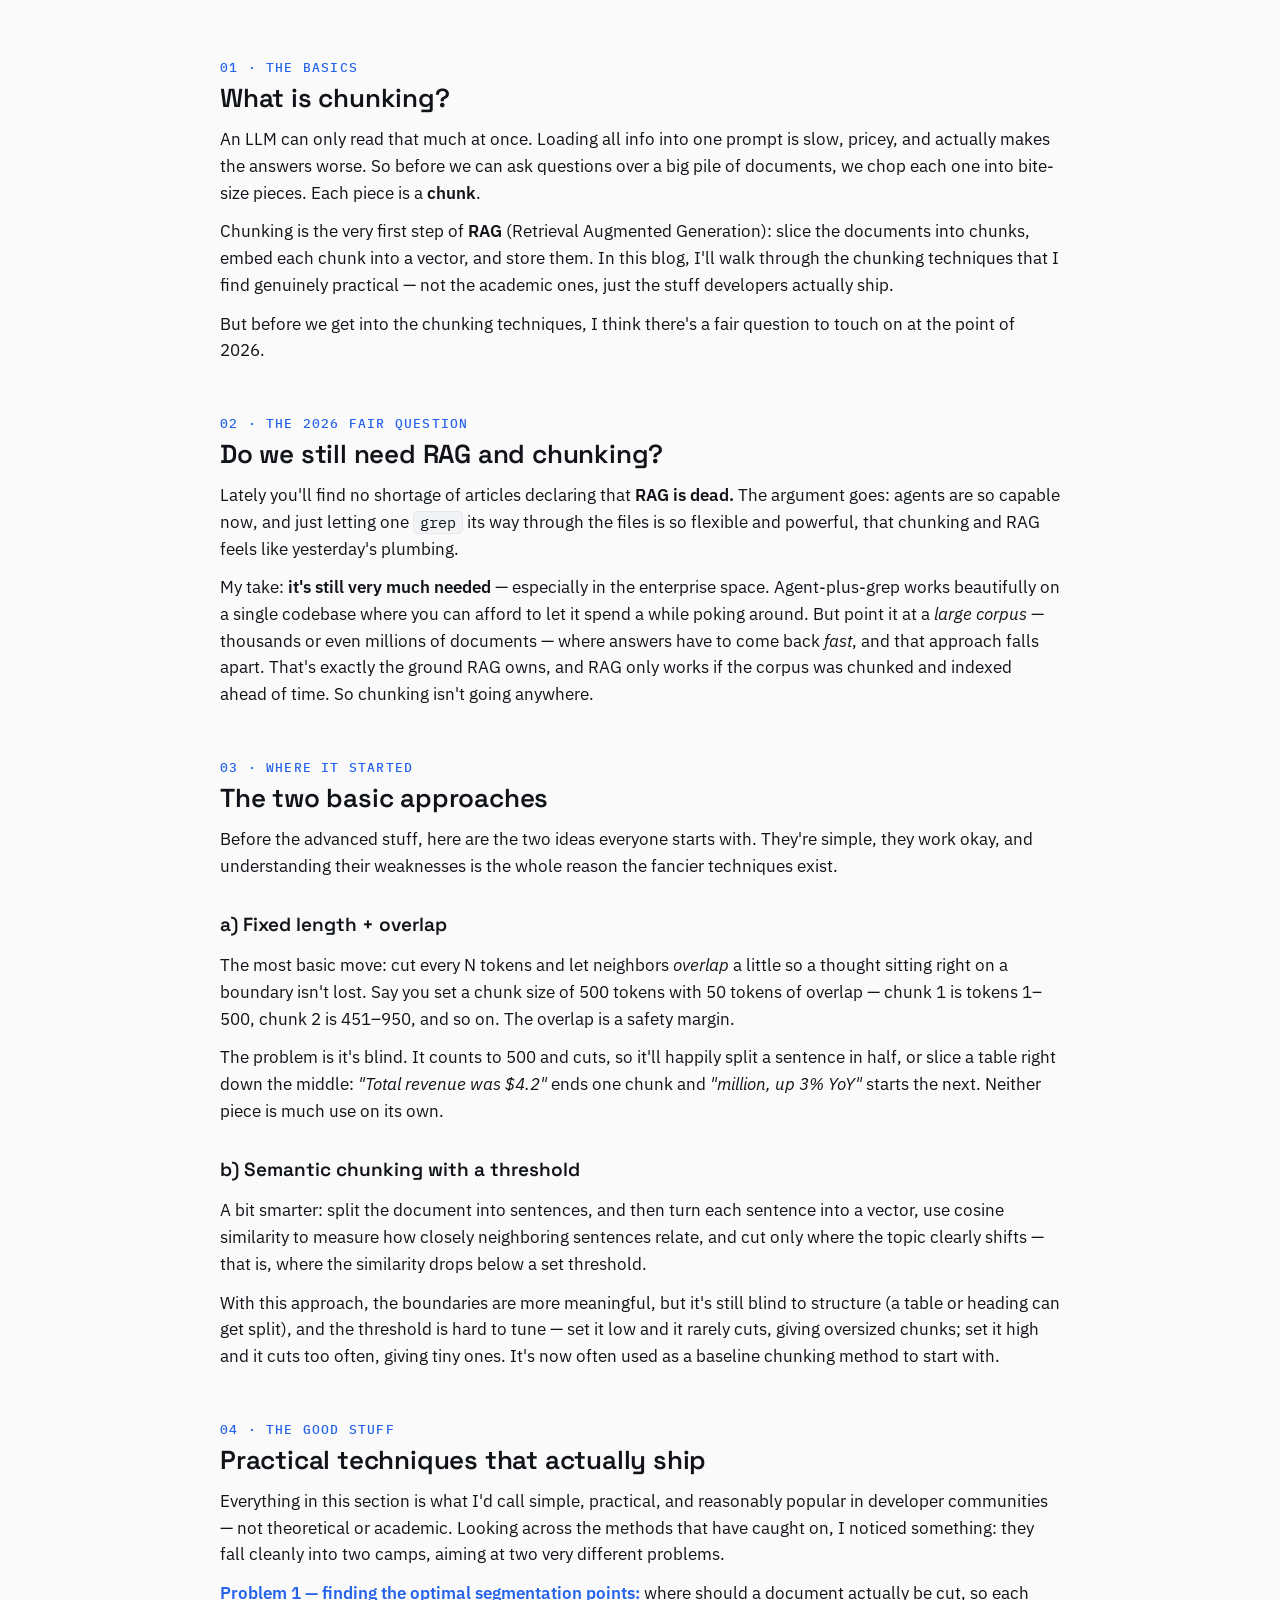
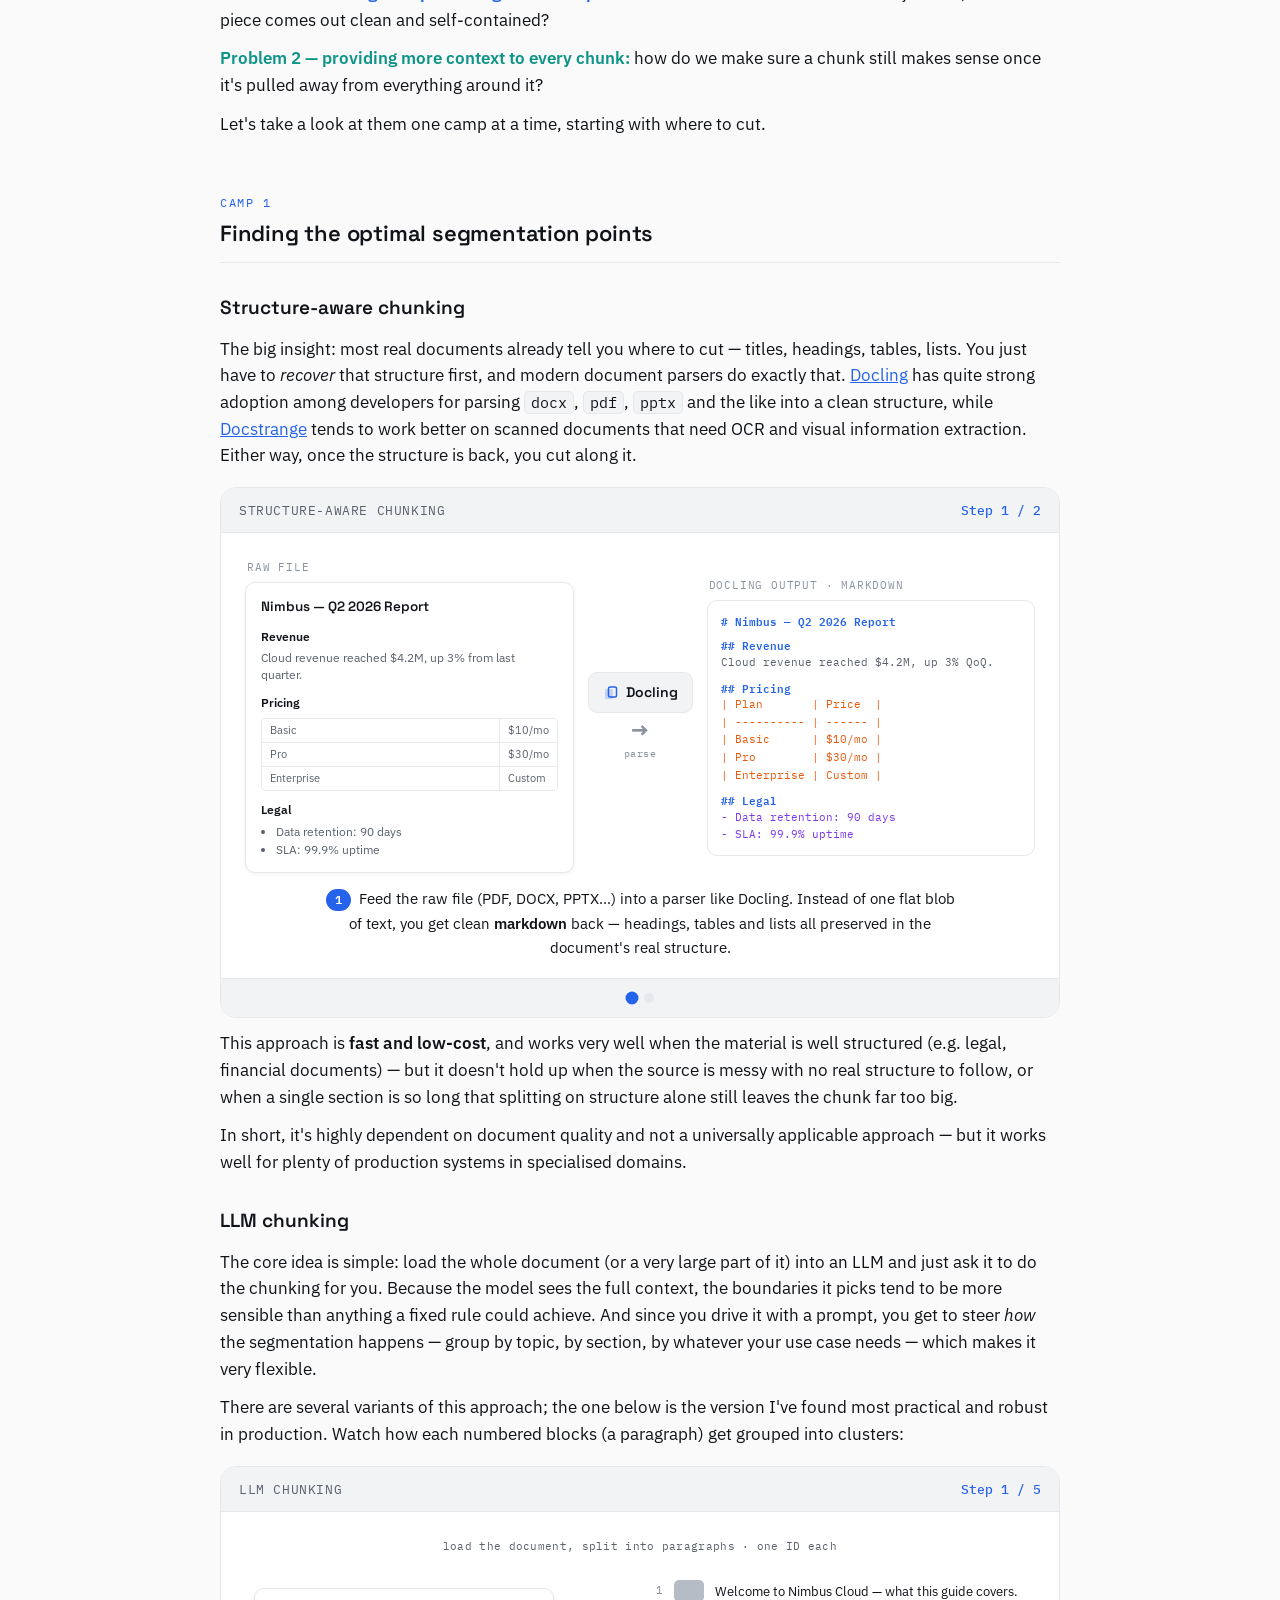
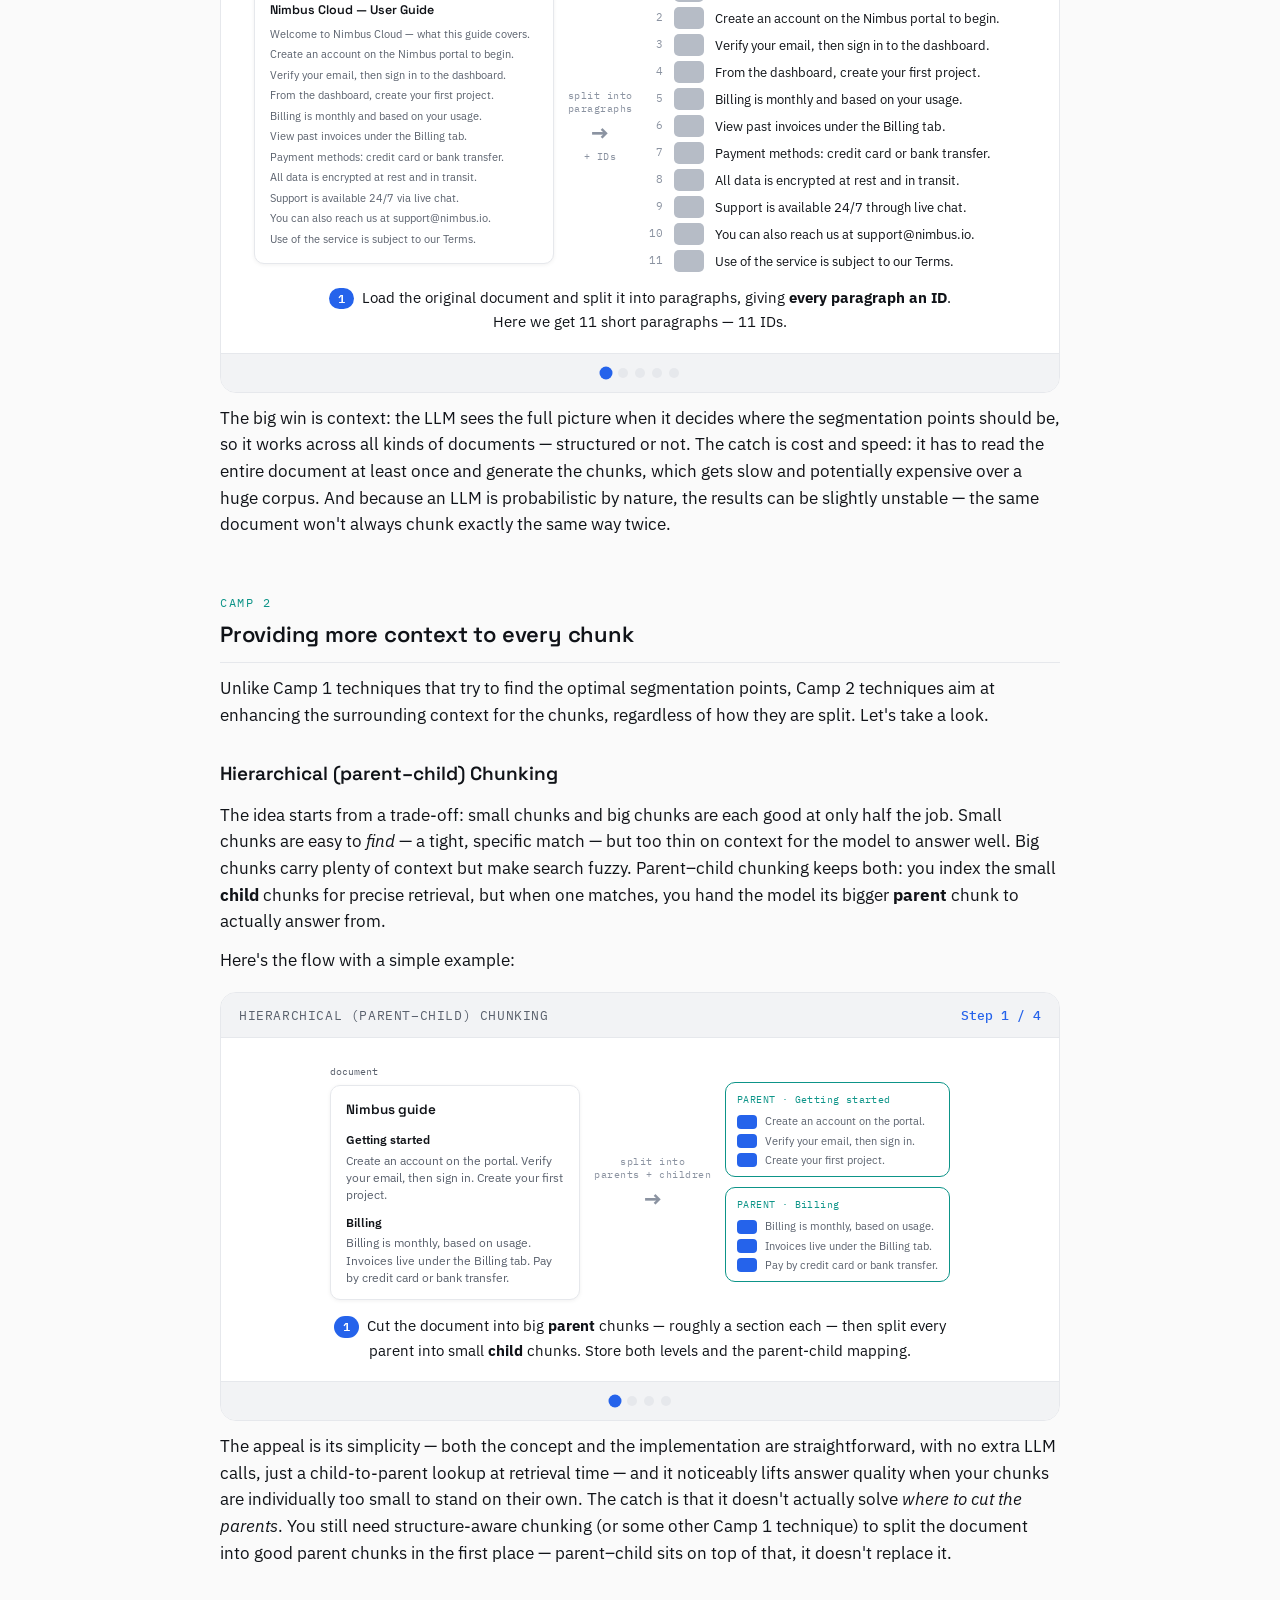
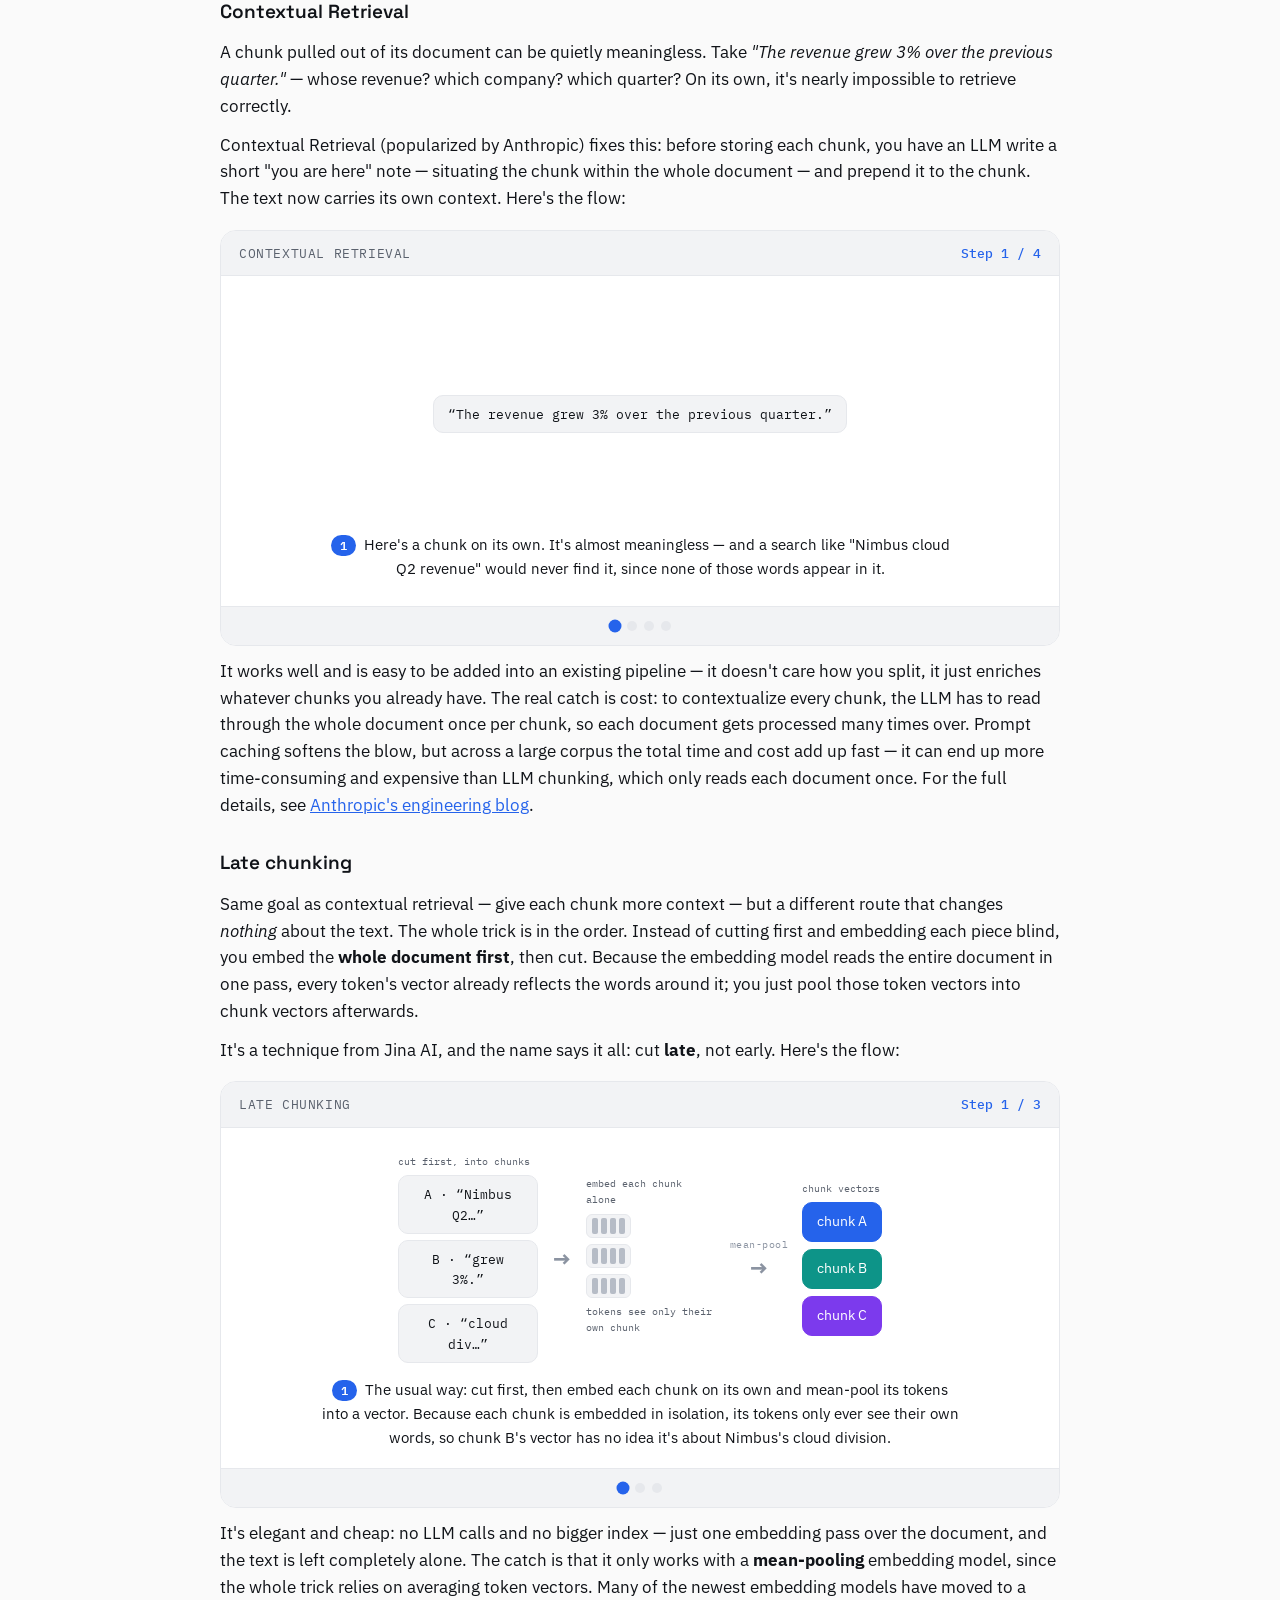
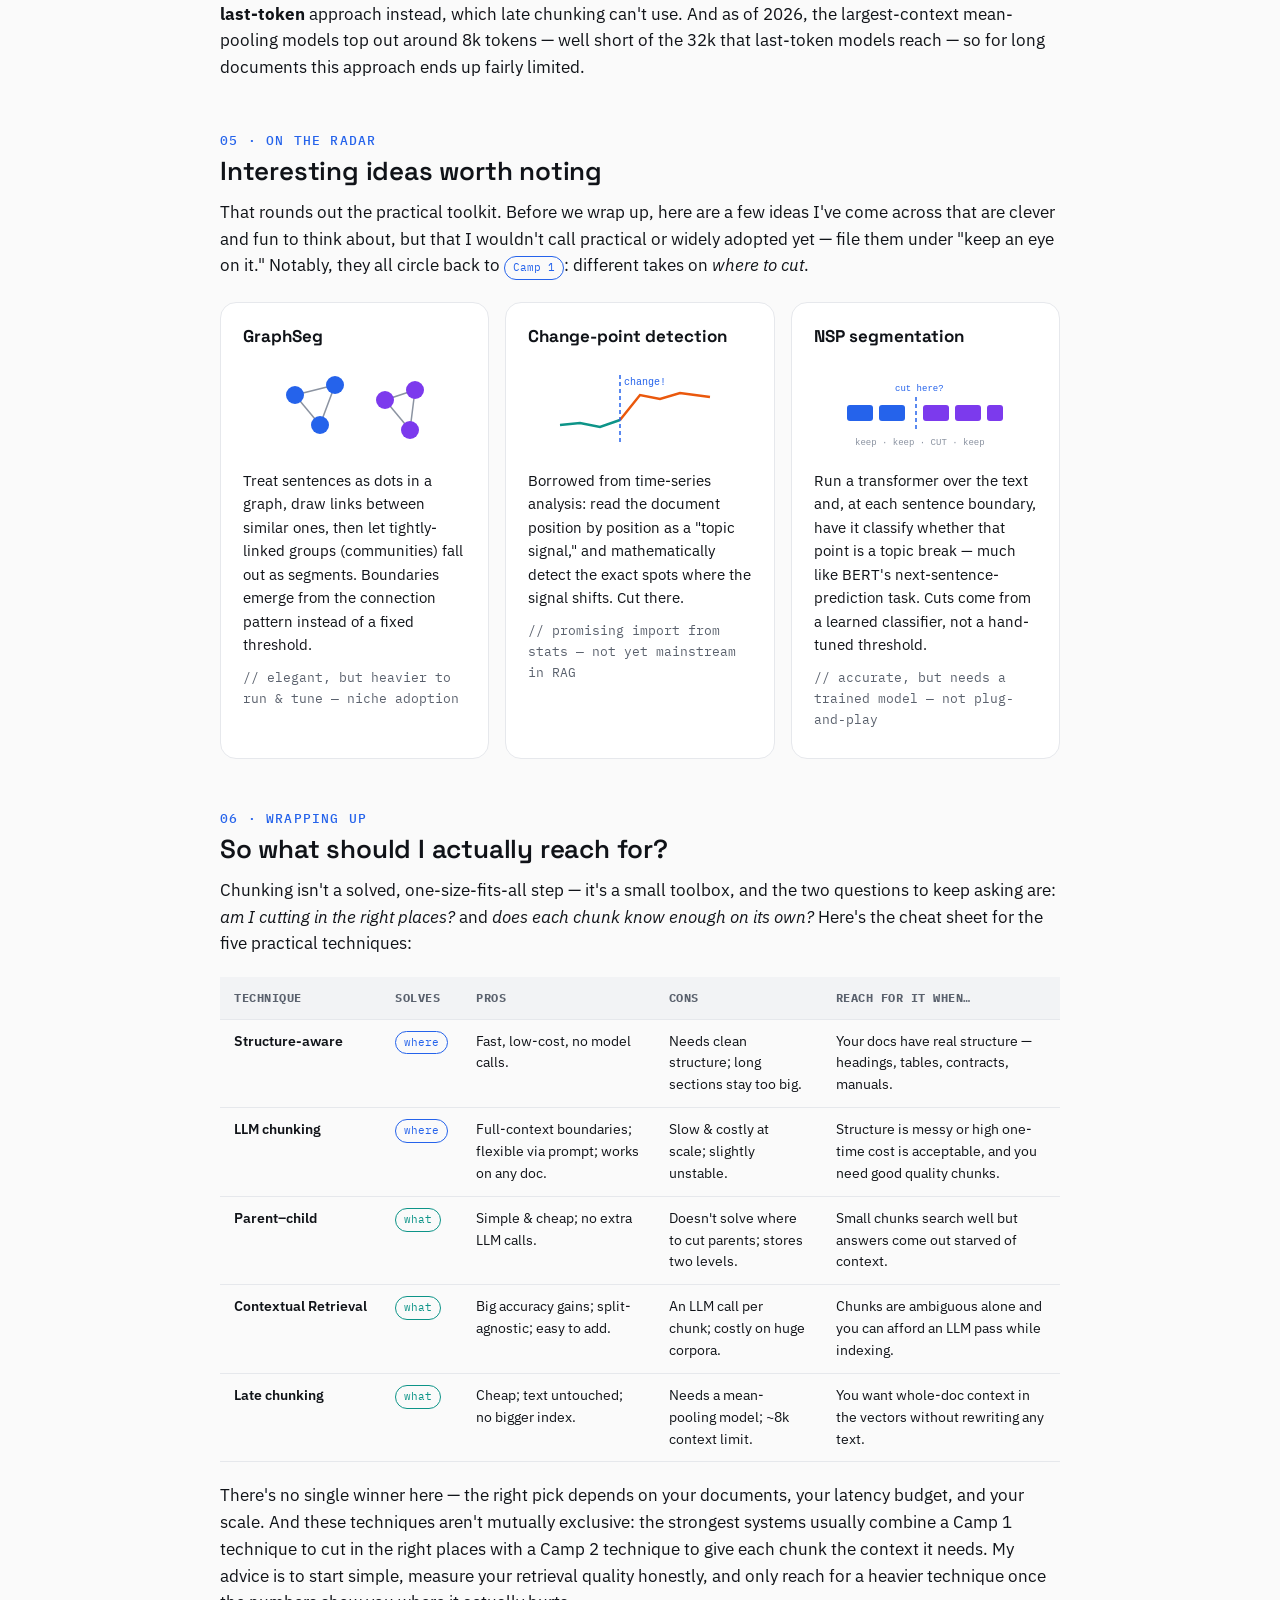
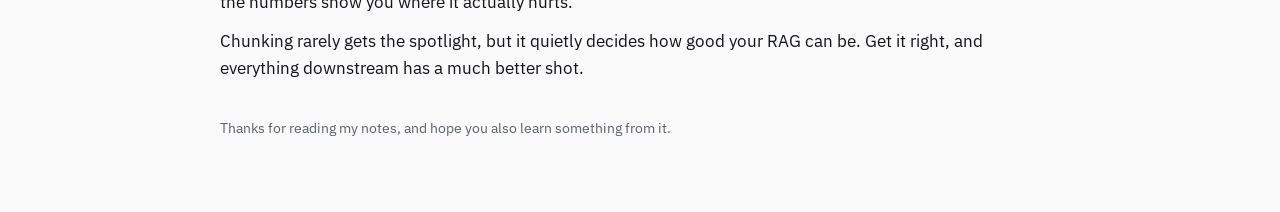
<file: blogs/practical-chunking-2026.html>
<!--
title: RAG Chunking Strategies: 7 Techniques for Better Retrieval (2026)
date: 2026-07-07
tags: RAG, Chunking, Retrieval
series: Context Retrieval
description: A practical and visual field guide to the chunking techniques that actually work in production in 2026 — what to cut, and how to give each chunk the context it needs.
-->
<!DOCTYPE html>
<html lang="en" data-theme="light">
<head>
<meta charset="UTF-8">
<meta name="viewport" content="width=device-width, initial-scale=1">
<title>RAG Chunking Strategies: 7 Techniques for Better Retrieval (2026)</title>
<link rel="preconnect" href="https://fonts.googleapis.com">
<link rel="preconnect" href="https://fonts.gstatic.com" crossorigin>
<link href="https://fonts.googleapis.com/css2?family=IBM+Plex+Sans:wght@400;500;600;700&family=IBM+Plex+Mono:wght@400;500&family=Space+Grotesk:wght@500;600;700&display=swap" rel="stylesheet">
<style>
/* ---------- theme tokens (mirrors the site) ---------- */
:root{
  --bg:#fafafa; --surface:#ffffff; --panel:#f2f3f5;
  --fg:#101318; --muted:#5a616d; --faint:#8b93a1;
  --border:#e6e8ec; --accent:#2563eb; --accent-soft:#e6effb;
  /* semantic cluster palette */
  --c1:#16a34a; --c2:#2563eb; --c3:#0d9488; --c4:#ea580c; --c5:#7c3aed;
  --cn:#b6bcc6; --cw:#ffffff; --cw-bd:#cfd4dc;
  --sans:'IBM Plex Sans',system-ui,sans-serif;
  --display:'Space Grotesk',system-ui,sans-serif;
  --mono:'IBM Plex Mono',ui-monospace,Menlo,monospace;
}
html[data-theme="dark"]{
  --bg:#0b0d11; --surface:#12151b; --panel:#161a21;
  --fg:#e9ebef; --muted:#949bab; --faint:#6c7686;
  --border:#222732; --accent:#60a5fa; --accent-soft:#16223c;
  --c1:#22c55e; --c2:#3b82f6; --c3:#2dd4bf; --c4:#f97316; --c5:#a78bfa;
  --cn:#454b57; --cw:#e8ecf2; --cw-bd:#aeb6c2;
}
*{box-sizing:border-box;}
html,body{margin:0;}
body{
  background:var(--bg); color:var(--fg);
  font-family:var(--sans); line-height:1.62; font-size:16.5px;
  -webkit-font-smoothing:antialiased;
}
.wrap{max-width:880px; margin:0 auto; padding:8px 20px 60px;}

/* ---------- typography ---------- */
h2{font-family:var(--display); font-weight:600; font-size:26px; line-height:1.2;
   margin:52px 0 6px; letter-spacing:-.2px;}
h2 .kicker{display:block; font-family:var(--mono); font-size:12.5px; font-weight:500;
   letter-spacing:1.2px; text-transform:uppercase; color:var(--accent); margin-bottom:8px;}
h3{font-family:var(--display); font-weight:600; font-size:19px; margin:30px 0 4px;}
p{margin:12px 0;}
a{color:var(--accent);}
strong{font-weight:600;}
.lead{font-size:19px; line-height:1.6; color:var(--fg);}
.muted{color:var(--muted);}
code{font-family:var(--mono); font-size:.9em; background:var(--panel);
  border:1px solid var(--border); border-radius:5px; padding:1px 6px;}
hr{border:none; border-top:1px solid var(--border); margin:44px 0;}

/* ---------- boxes / callouts ---------- */
.tldr{background:var(--panel); border:1px solid var(--border); border-radius:14px;
  padding:18px 22px; margin:22px 0 8px;}
.tldr h4{margin:0 0 6px; font-family:var(--mono); font-size:12.5px; letter-spacing:1px;
  text-transform:uppercase; color:var(--accent);}
.tldr p{margin:6px 0;}
.note{border-left:3px solid var(--accent); background:var(--accent-soft);
  border-radius:0 10px 10px 0; padding:12px 18px; margin:20px 0; font-size:15.5px;}
.note b{color:var(--accent);}

/* ---------- generic diagram shells ---------- */
.diagram{background:var(--surface); border:1px solid var(--border); border-radius:16px;
  padding:24px; margin:22px 0;}
.flow{display:flex; flex-wrap:wrap; align-items:stretch; gap:10px; justify-content:center;}
.fbox{flex:1 1 130px; min-width:120px; background:var(--panel); border:1px solid var(--border);
  border-radius:12px; padding:14px 12px; text-align:center; display:flex; flex-direction:column;
  align-items:center; justify-content:center; gap:10px;}
.fbox .ficon{font-size:22px;}
.fcap{font-size:13px; color:var(--muted); line-height:1.35;}
.arrow{display:flex; align-items:center; color:var(--faint); font-size:22px; font-weight:700;}
@media(max-width:640px){ .arrow{transform:rotate(90deg);} .fbox{flex-basis:100%;} }

/* mini document with fake text lines */
.doc-mini{gap:6px;}
.doc-lines{display:flex; flex-direction:column; gap:4px; width:70px;}
.doc-lines i{height:5px; border-radius:3px; background:var(--faint); opacity:.5;}
.doc-lines i:nth-child(2){width:80%;} .doc-lines i:nth-child(4){width:60%;}
.chips-row{display:flex; gap:5px;}
.chips-row i{width:16px; height:22px; border-radius:4px;}
.dots-row{display:flex; gap:6px;}
.dots-row i{width:11px; height:11px; border-radius:50%; background:var(--accent); opacity:.75;}

/* ---------- section 2 compare ---------- */
.compare{display:grid; grid-template-columns:1fr 1fr; gap:16px; margin:22px 0;}
.compare .col{background:var(--surface); border:1px solid var(--border); border-radius:16px; padding:20px 22px;}
.compare h4{margin:0 0 4px; font-family:var(--display); font-size:17px;}
.compare .tag{font-family:var(--mono); font-size:12px; color:var(--muted);}
.compare ul{margin:12px 0 0; padding-left:18px;}
.compare li{margin:6px 0; font-size:15px;}
@media(max-width:640px){ .compare{grid-template-columns:1fr;} }

/* ---------- section 3 basic demos ---------- */
.tokgrid{display:grid; grid-template-columns:repeat(11,1fr); gap:6px; margin:6px 0;}
.tok{height:30px; border-radius:6px; background:var(--panel); border:1px solid var(--border);
  display:flex; align-items:center; justify-content:center; font-size:11px; color:var(--muted);}
.tok.broken{background:repeating-linear-gradient(45deg,var(--c4),var(--c4) 4px,transparent 4px,transparent 8px);
  border-color:var(--c4);}
.win{height:26px; border-radius:6px; display:flex; align-items:center; justify-content:center;
  font-size:12px; font-weight:600; color:#fff; margin-top:6px;}
.win.w1{grid-column:1/6; background:var(--c2);}
.win.w2{grid-column:4/9; background:var(--c1);}
.win.w3{grid-column:7/12; background:var(--c5);}
.sent-row{display:flex; align-items:center; flex-wrap:wrap; gap:0; margin:8px 0;}
.sent{background:var(--panel); border:1px solid var(--border); border-radius:8px;
  padding:8px 12px; font-size:13px; color:var(--fg); white-space:nowrap;}
.link{width:30px; height:3px; border-radius:2px;}
.link.keep{background:var(--c1);}
.cut{color:var(--c4); font-weight:700; padding:0 6px; font-size:16px;}

/* ---------- stepper ---------- */
.stepper{background:var(--surface); border:1px solid var(--border); border-radius:16px;
  margin:18px 0 8px; overflow:hidden; outline:none;}
.stepper:focus-visible{border-color:var(--accent); box-shadow:0 0 0 3px var(--accent-soft);}
.stepper .head{display:flex; align-items:center; justify-content:space-between;
  padding:12px 18px; border-bottom:1px solid var(--border); background:var(--panel);}
.stepper .head .ttl{font-family:var(--mono); font-size:12.5px; letter-spacing:.6px; color:var(--muted);}
.stepper .head .counter{font-family:var(--mono); font-size:12.5px; color:var(--accent); font-weight:500;}
.stage{position:relative; min-height:330px; padding:26px 24px 6px;
  display:flex; flex-direction:column; align-items:center; justify-content:center;}
.step{display:none; width:100%;}
.step.active{display:block; animation:fade .25s ease;}
@keyframes fade{from{opacity:0; transform:translateY(4px);} to{opacity:1; transform:none;}}
.stage .viz{display:flex; flex-direction:column; align-items:center; justify-content:center;
  gap:14px; min-height:210px;}
.cap{margin-top:14px; text-align:center; font-size:15px; color:var(--fg);
  max-width:640px; margin-left:auto; margin-right:auto;}
.cap .n{display:inline-block; background:var(--accent); color:#fff; font-family:var(--mono);
  font-size:12px; font-weight:600; border-radius:999px; padding:1px 9px; margin-right:8px;}
.controls{display:flex; align-items:center; justify-content:center; gap:16px;
  padding:14px; border-top:1px solid var(--border); background:var(--panel);}
.controls button.nav{font-family:var(--sans); font-size:14px; font-weight:600; cursor:pointer;
  background:var(--surface); color:var(--fg); border:1px solid var(--border);
  border-radius:9px; padding:8px 16px; transition:.15s;}
.controls button.nav:hover:not(:disabled){border-color:var(--accent); color:var(--accent);}
.controls button.nav:disabled{opacity:.4; cursor:default;}
.dots{display:flex; gap:7px;}
.dot{width:10px; height:10px; border-radius:50%; padding:0; border:none; cursor:pointer;
  background:var(--border); transition:.15s;}
.dot:hover{background:var(--faint);}
.dot.on{background:var(--accent); transform:scale(1.3);}

/* ---------- block grid (LLM chunking + others) ---------- */
.blocks{display:flex; gap:8px; justify-content:center; flex-wrap:wrap;}
.blk{display:flex; flex-direction:column; align-items:center; gap:5px;}
.blk .n{font-family:var(--mono); font-size:12px; color:var(--muted);}
.blk .sq{width:34px; height:34px; border-radius:7px; border:1px solid transparent; transition:.2s;}
.c1{background:var(--c1);} .c2{background:var(--c2);} .c3{background:var(--c3);}
.c4{background:var(--c4);} .c5{background:var(--c5);}
.cn{background:var(--cn);} .cw{background:var(--cw); border-color:var(--cw-bd)!important;}
.cdoc{background:var(--accent);}
.blk.bound .sq{outline:2px dashed var(--accent); outline-offset:2px;}
.rowlabel{font-family:var(--mono); font-size:12px; color:var(--muted); text-align:center; margin-top:2px;}

/* generic little pieces used inside steps */
.stack{display:flex; flex-direction:column; gap:10px; align-items:center;}
.pill{background:var(--panel); border:1px solid var(--border); border-radius:10px;
  padding:8px 14px; font-size:13.5px; max-width:520px; text-align:center;}
.pill.hl{border-color:var(--accent); background:var(--accent-soft);}
.pill.mono{font-family:var(--mono); font-size:12.5px;}
.row{display:flex; gap:10px; align-items:center; justify-content:center; flex-wrap:wrap;}
.tree{display:flex; flex-direction:column; gap:6px; align-items:flex-start; font-size:13.5px;}
.tree .t0{font-weight:600;}
.tree .t1{margin-left:18px; color:var(--muted);}
.tree .t2{margin-left:36px; color:var(--faint);}
.brace{color:var(--faint); font-size:20px;}
.child{width:26px; height:16px; border-radius:4px; background:var(--c2); display:inline-block;}
.parent-box{border:2px solid var(--c3); border-radius:10px; padding:8px; display:flex; gap:6px;}
.vec{display:flex; gap:5px; align-items:center;}
.vec i{width:9px; height:20px; border-radius:2px; background:var(--accent); opacity:.8;}

/* ---------- section 5 cards ---------- */
.cards{display:grid; grid-template-columns:repeat(auto-fit, minmax(230px, 1fr)); gap:16px; margin:22px 0;}
.card{background:var(--surface); border:1px solid var(--border); border-radius:16px; padding:20px 22px;}
.card h4{margin:0 0 2px; font-family:var(--display); font-size:17px;}
.card .svgwrap{margin:14px 0; display:flex; justify-content:center;}
.card p{font-size:14.5px; margin:8px 0;}
.card .verdict{font-size:13px; color:var(--muted); font-family:var(--mono); margin-top:10px;}
@media(max-width:640px){ .cards{grid-template-columns:1fr;} }

/* ---------- summary table ---------- */
.tblwrap{overflow-x:auto; margin:20px 0;}
table{border-collapse:collapse; width:100%; font-size:13.5px; min-width:760px;}
th,td{text-align:left; padding:11px 14px; border-bottom:1px solid var(--border); vertical-align:top;}
th{font-family:var(--mono); font-size:12px; letter-spacing:.5px; text-transform:uppercase;
   color:var(--muted); background:var(--panel);}
tr td:first-child{font-weight:600; white-space:nowrap;}
.problem-tag{display:inline-block; font-family:var(--mono); font-size:11px; padding:2px 8px;
  border-radius:999px; border:1px solid var(--border);}
.p-where{color:var(--c2); border-color:var(--c2);}
.p-what{color:var(--c3); border-color:var(--c3);}

/* ---------- camp subtitles ---------- */
.camp{margin:56px 0 10px; padding-bottom:10px; border-bottom:1px solid var(--border);}
.camp .eyebrow{font-family:var(--mono); font-size:11.5px; letter-spacing:1.6px;
  text-transform:uppercase; color:var(--c2);}
.camp.c-what .eyebrow{color:var(--c3);}
.camp .ctitle{font-family:var(--display); font-weight:600; font-size:22px; margin-top:4px;
  letter-spacing:-.2px;}

/* ---------- structure-aware visuals ---------- */
.split{display:flex; align-items:center; justify-content:center; gap:14px; flex-wrap:wrap; width:100%;}
.split .colv{flex:1 1 290px; min-width:240px; max-width:350px;}
.split .mid{display:flex; flex-direction:column; align-items:center; gap:6px; flex:0 0 auto;}
.split .mid .arrow2{font-size:22px; font-weight:700; line-height:1; color:var(--faint);}
.split .mid .midlbl{font-family:var(--mono); font-size:10px; letter-spacing:.5px; color:var(--faint);
  text-align:center; line-height:1.35;}
@media(max-width:620px){ .split .mid .arrow2{transform:rotate(90deg);} }
.colcap{font-family:var(--mono); font-size:10.5px; letter-spacing:.8px; text-transform:uppercase;
  color:var(--faint); margin:0 0 6px 2px;}
.sdoc{background:var(--surface); border:1px solid var(--border); border-radius:10px;
  padding:13px 15px; box-shadow:0 1px 4px rgba(0,0,0,.06); font-size:12px;}
.sdoc .dt{font-family:var(--display); font-weight:600; font-size:13.5px; margin-bottom:7px;}
.sdoc .dh{font-weight:600; color:var(--fg); margin:9px 0 2px;}
.sdoc .db{color:var(--muted); line-height:1.45;}
.sdoc .dtable{display:grid; grid-template-columns:1fr auto; gap:1px; background:var(--border);
  border:1px solid var(--border); border-radius:5px; overflow:hidden; margin:6px 0;}
.sdoc .dtable span{background:var(--surface); padding:3px 8px; font-size:10.5px; color:var(--muted);}
.sdoc ul{margin:4px 0 0; padding-left:15px; color:var(--muted); line-height:1.5;}
.wordmark{display:inline-flex; align-items:center; gap:7px; font-family:var(--display);
  font-weight:600; font-size:14px; padding:8px 14px; border-radius:9px;
  border:1px solid var(--border); background:var(--panel);}
.wordmark svg{display:block;}
.ptree{display:flex; flex-direction:column; gap:5px; font-size:12px;}
.prow{display:flex; align-items:center; gap:8px;}
.etag{font-family:var(--mono); font-size:9.5px; letter-spacing:.2px; padding:2px 5px;
  border-radius:5px; border:1px solid currentColor; flex:0 0 auto; width:94px; text-align:center;}
.et-title{color:var(--accent);} .et-head{color:var(--c2);} .et-text{color:var(--faint);}
.et-table{color:var(--c4);} .et-list{color:var(--c5);}
.prow .pv{color:var(--muted); font-size:11.5px;}
.schunk{border:1.5px solid var(--border); border-radius:9px; padding:8px 11px; margin-bottom:8px;
  background:var(--surface); font-size:11.5px;}
.schunk.k1{border-color:var(--c2);} .schunk.k2{border-color:var(--c4);} .schunk.k3{border-color:var(--c5);}
.schunk .ck{font-family:var(--mono); font-size:10px; letter-spacing:.4px; margin-bottom:4px;}
.schunk.k1 .ck{color:var(--c2);} .schunk.k2 .ck{color:var(--c4);} .schunk.k3 .ck{color:var(--c5);}
.schunk .cb{color:var(--muted); line-height:1.45;}
.badge{display:inline-block; font-family:var(--mono); font-size:9.5px; padding:1px 6px;
  border-radius:999px; background:var(--c4); color:#fff; margin-left:6px; letter-spacing:.3px;}
.heur{margin-top:6px; font-family:var(--mono); font-size:11px; color:var(--muted);
  line-height:1.7; max-width:620px; text-align:center;}
.heur b{color:var(--fg);}
/* markdown panels */
.md{font-family:var(--mono); font-size:11px; line-height:1.6; text-align:left;
  background:var(--surface); border:1px solid var(--border); border-radius:10px;
  padding:11px 13px; overflow-x:auto;}
.md > div{white-space:pre;}
.mh1{color:var(--accent); font-weight:600;}
.mh2{color:var(--c2); font-weight:600; margin-top:7px;}
.mtx{color:var(--muted);}
.mtb{color:var(--c4);}
.mli{color:var(--c5);}
.mdchunk{font-family:var(--mono); font-size:11px; line-height:1.6; text-align:left;
  background:var(--surface); border:1px solid var(--border); border-left-width:4px;
  border-radius:8px; padding:7px 12px; margin-bottom:7px; overflow-x:auto;}
.mdchunk > div{white-space:pre;}
.mdchunk.k1{border-color:var(--c2);} .mdchunk.k2{border-color:var(--c4);} .mdchunk.k3{border-color:var(--c5);}
.mdchunk .cklbl{font-family:var(--mono); font-size:9.5px; letter-spacing:.5px; margin-bottom:4px;}
.mdchunk.k1 .cklbl{color:var(--c2);} .mdchunk.k2 .cklbl{color:var(--c4);} .mdchunk.k3 .cklbl{color:var(--c5);}
.mdchunk.k1 .mh2{color:var(--c2);} .mdchunk.k2 .mh2{color:var(--c4);} .mdchunk.k3 .mh2{color:var(--c5);}
.mdchunk .mtb,.mdchunk .mli{color:var(--muted);}
/* ---------- LLM chunking · vertical paragraph list ---------- */
.vlabel{min-height:18px; font-family:var(--mono); font-size:11px; letter-spacing:.3px;
  color:var(--muted); text-align:center; margin-bottom:10px;}
.plist{display:flex; flex-direction:column; gap:5px; width:100%; max-width:590px;
  margin:0 auto; text-align:left;}
.prow2{display:flex; align-items:center; gap:11px;}
.pid{font-family:var(--mono); font-size:11px; color:var(--faint); width:16px;
  text-align:right; flex:0 0 auto;}
.pbar{width:30px; height:22px; border-radius:5px; flex:0 0 auto; border:1px solid transparent;
  transition:background .25s, outline .2s;}
.prow2.bound .pbar{outline:2px dashed var(--accent); outline-offset:2px;}
.ptext{font-size:12.5px; color:var(--fg); line-height:1.35;}
@media(max-width:560px){ .ptext{font-size:11.5px;} }
.odoc{flex:0 0 300px; max-width:320px; background:var(--surface); border:1px solid var(--border);
  border-radius:10px; padding:12px 15px; font-size:11px; line-height:1.5; color:var(--muted);
  box-shadow:0 1px 4px rgba(0,0,0,.06); text-align:left;}
.odoc-t{font-family:var(--display); font-weight:600; font-size:12.5px; color:var(--fg); margin-bottom:6px;}
.odoc p{margin:4px 0;}
.plist-narrow{width:auto; flex:1 1 330px; max-width:380px; margin:0;}
.scol{flex:0 1 auto; text-align:left; min-width:0;}
.ar{color:var(--faint); font-size:22px; font-weight:700; flex:0 0 auto; line-height:1;}
@media(max-width:620px){ .ar{transform:rotate(90deg);} }
.bgroup{margin-bottom:14px;}
.bgroup:last-child{margin-bottom:0;}
.blbl{font-family:var(--mono); font-size:10px; color:var(--muted); margin-bottom:5px;}
.minirow{display:flex; gap:5px; flex-wrap:wrap;}
.miniblk{width:24px; height:24px; border-radius:5px; display:flex; align-items:center;
  justify-content:center; font-family:var(--mono); font-size:10px; color:var(--muted);
  background:var(--panel); border:1px solid var(--border);}
.llmchip{display:inline-flex; align-items:center; gap:6px; font-family:var(--display); font-weight:600;
  font-size:13px; padding:7px 13px; border-radius:9px; border:1px solid var(--c2);
  background:var(--accent-soft); color:var(--c2);}
.prompt{font-family:var(--mono); font-size:10px; line-height:1.5; text-align:left; color:var(--muted);
  background:var(--surface); border:1px dashed var(--border); border-radius:8px; padding:8px 10px;
  max-width:190px; margin-top:9px;}
.prompt b{color:var(--fg);}
.jsonout{font-family:var(--mono); font-size:10.5px; line-height:1.5; text-align:left; color:var(--fg);
  background:var(--surface); border:1px solid var(--border); border-radius:8px; padding:8px 10px;
  white-space:pre-wrap; margin-bottom:8px;}
.jsonout .jw{color:var(--faint);}
.plist.mini{gap:3px; width:auto; max-width:none;}
.plist.mini .pbar{height:15px; width:26px;}
.boundbox{outline:2px dashed var(--accent); outline-offset:2px; border-radius:6px; align-self:flex-start;}
/* ---------- hierarchical parent–child ---------- */
.pcard{border:1.5px solid var(--c3); border-radius:10px; padding:9px 11px; background:var(--surface); text-align:left;}
.pcard + .pcard{margin-top:10px;}
.pcard.on{box-shadow:0 0 0 3px var(--accent-soft); border-color:var(--accent);}
.ptitle2{font-family:var(--mono); font-size:10px; color:var(--c3); margin-bottom:6px; letter-spacing:.4px;}
.pcard.on .ptitle2{color:var(--accent);}
.kids{display:flex; flex-direction:column; gap:5px;}
.kid{display:flex; align-items:center; gap:8px; border-radius:5px;}
.kbar{width:20px; height:14px; border-radius:4px; background:var(--c2); flex:0 0 auto;}
.ktext{font-size:11px; color:var(--muted); line-height:1.3;}
.kid.hit .kbar{background:var(--accent);}
.kid.hit .ktext{color:var(--fg); font-weight:600;}
.kid.hit{outline:2px solid var(--accent); outline-offset:3px;}
/* ---------- contextual retrieval ---------- */
.ctxchunk{border:1.5px solid var(--c3); border-radius:9px; overflow:hidden; text-align:left; max-width:360px;}
.ctx-blurb{background:var(--c3); color:#04211d; padding:7px 12px; font-size:12px; line-height:1.4; font-weight:500;}
.ctx-body{padding:7px 12px; font-size:12px; font-family:var(--mono); color:var(--muted);}
.hlt{background:var(--accent-soft); color:var(--fg); border-radius:3px; padding:0 3px;}
/* late chunking — token boxes */
.tokbox{display:inline-flex; gap:3px; align-items:center; border:1px solid var(--border);
  border-radius:6px; padding:3px 5px; background:var(--panel);}
.tokbox i{width:6px; height:16px; border-radius:2px; background:var(--cn); display:block;}
.cvec{font-size:12px; padding:5px 12px; background:var(--panel); border:1px solid var(--border);
  border-radius:10px; color:var(--fg);}
</style>
</head>
<body>
<div class="wrap">

  <!-- ============ 1 ============ -->
  <h2><span class="kicker">01 · The basics</span>What is chunking?</h2>
  <p>An LLM can only read that much at once. Loading all info into one prompt is slow, pricey, and actually makes the answers worse. So before we can ask questions over a big pile of documents, we chop each one into bite-size pieces. Each piece is a <strong>chunk</strong>.</p>
  <p>Chunking is the very first step of <strong>RAG</strong> (Retrieval Augmented Generation): slice the documents into chunks, embed each chunk into a vector, and store them. In this blog, I'll walk through the chunking techniques that I find genuinely practical — not the academic ones, just the stuff developers actually ship.</p>
  <p>But before we get into the chunking techniques, I think there's a fair question to touch on at the point of 2026.</p>

  <!-- ============ 2 ============ -->
  <h2><span class="kicker">02 · The 2026 fair question</span>Do we still need RAG and chunking?</h2>
  <p>Lately you'll find no shortage of articles declaring that <strong>RAG is dead.</strong> The argument goes: agents are so capable now, and just letting one <code>grep</code> its way through the files is so flexible and powerful, that chunking and RAG feels like yesterday's plumbing.</p>
  <p>My take: <strong>it's still very much needed</strong> — especially in the enterprise space. Agent-plus-grep works beautifully on a single codebase where you can afford to let it spend a while poking around. But point it at a <em>large corpus</em> — thousands or even millions of documents — where answers have to come back <em>fast</em>, and that approach falls apart. That's exactly the ground RAG owns, and RAG only works if the corpus was chunked and indexed ahead of time. So chunking isn't going anywhere.</p>

  <!-- ============ 3 ============ -->
  <h2><span class="kicker">03 · Where it started</span>The two basic approaches</h2>
  <p>Before the advanced stuff, here are the two ideas everyone starts with. They're simple, they work okay, and understanding their weaknesses is the whole reason the fancier techniques exist.</p>

  <h3>a) Fixed length + overlap</h3>
  <p>The most basic move: cut every N tokens and let neighbors <em>overlap</em> a little so a thought sitting right on a boundary isn't lost. Say you set a chunk size of 500 tokens with 50 tokens of overlap — chunk 1 is tokens 1–500, chunk 2 is 451–950, and so on. The overlap is a safety margin.</p>
  <p>The problem is it's blind. It counts to 500 and cuts, so it'll happily split a sentence in half, or slice a table right down the middle: <em>"Total revenue was $4.2"</em> ends one chunk and <em>"million, up 3% YoY"</em> starts the next. Neither piece is much use on its own.</p>

  <h3>b) Semantic chunking with a threshold</h3>
  <p>A bit smarter: split the document into sentences, and then turn each sentence into a vector, use cosine similarity to measure how closely neighboring sentences relate, and cut only where the topic clearly shifts — that is, where the similarity drops below a set threshold. </p>
  <p>With this approach, the boundaries are more meaningful, but it's still blind to structure (a table or heading can get split), and the threshold is hard to tune — set it low and it rarely cuts, giving oversized chunks; set it high and it cuts too often, giving tiny ones. It's now often used as a baseline chunking method to start with.</p>

  <!-- ============ 4 ============ -->
  <h2><span class="kicker">04 · The good stuff</span>Practical techniques that actually ship</h2>
  <p>Everything in this section is what I'd call simple, practical, and reasonably popular in developer communities — not theoretical or academic. Looking across the methods that have caught on, I noticed something: they fall cleanly into two camps, aiming at two very different problems.</p>
  <p><strong style="color:var(--c2)">Problem 1 — finding the optimal segmentation points:</strong> where should a document actually be cut, so each piece comes out clean and self-contained?</p>
  <p><strong style="color:var(--c3)">Problem 2 — providing more context to every chunk:</strong> how do we make sure a chunk still makes sense once it's pulled away from everything around it?</p>
  <p>Let's take a look at them one camp at a time, starting with where to cut.</p>

  <div class="camp">
    <div class="eyebrow">Camp 1</div>
    <div class="ctitle">Finding the optimal segmentation points</div>
  </div>

  <h3>Structure-aware chunking</h3>
  <p>The big insight: most real documents already tell you where to cut — titles, headings, tables, lists. You just have to <em>recover</em> that structure first, and modern document parsers do exactly that. <a href="https://github.com/docling-project/docling" target="_blank" rel="noopener">Docling</a> has quite strong adoption among developers for parsing <code>docx</code>, <code>pdf</code>, <code>pptx</code> and the like into a clean structure, while <a href="https://github.com/NanoNets/docstrange" target="_blank" rel="noopener">Docstrange</a> tends to work better on scanned documents that need OCR and visual information extraction. Either way, once the structure is back, you cut along it.</p>
  <div class="stepper" data-stepper>
    <div class="head"><span class="ttl">STRUCTURE-AWARE CHUNKING</span><span class="counter"></span></div>
    <div class="stage">
      <div class="step">
        <div class="viz">
          <div class="split">
            <div class="colv">
              <div class="colcap">Raw file</div>
              <div class="sdoc">
                <div class="dt">Nimbus — Q2 2026 Report</div>
                <div class="dh">Revenue</div>
                <div class="db">Cloud revenue reached $4.2M, up 3% from last quarter.</div>
                <div class="dh">Pricing</div>
                <div class="dtable">
                  <span>Basic</span><span>$10/mo</span>
                  <span>Pro</span><span>$30/mo</span>
                  <span>Enterprise</span><span>Custom</span>
                </div>
                <div class="dh">Legal</div>
                <ul><li>Data retention: 90 days</li><li>SLA: 99.9% uptime</li></ul>
              </div>
            </div>
            <div class="mid">
              <div class="wordmark"><svg width="16" height="16" viewBox="0 0 16 16" fill="none"><rect x="2" y="4" width="8" height="10" rx="1.5" fill="var(--c2)" opacity=".22"/><rect x="5.5" y="2" width="8" height="10" rx="1.5" fill="none" stroke="var(--c2)" stroke-width="1.5"/></svg>Docling</div>
              <div class="arrow2">→</div>
              <div class="midlbl">parse</div>
            </div>
            <div class="colv">
              <div class="colcap">Docling output · markdown</div>
              <div class="md">
                <div class="mh1"># Nimbus — Q2 2026 Report</div>
                <div class="mh2">## Revenue</div>
                <div class="mtx">Cloud revenue reached $4.2M, up 3% QoQ.</div>
                <div class="mh2">## Pricing</div>
                <div class="mtb">| Plan       | Price  |</div>
                <div class="mtb">| ---------- | ------ |</div>
                <div class="mtb">| Basic      | $10/mo |</div>
                <div class="mtb">| Pro        | $30/mo |</div>
                <div class="mtb">| Enterprise | Custom |</div>
                <div class="mh2">## Legal</div>
                <div class="mli">- Data retention: 90 days</div>
                <div class="mli">- SLA: 99.9% uptime</div>
              </div>
            </div>
          </div>
        </div>
        <p class="cap"><span class="n">1</span>Feed the raw file (PDF, DOCX, PPTX…) into a parser like Docling. Instead of one flat blob of text, you get clean <strong>markdown</strong> back — headings, tables and lists all preserved in the document's real structure.</p>
      </div>
      <div class="step">
        <div class="viz">
          <div class="split">
            <div class="colv">
              <div class="colcap">Docling markdown</div>
              <div class="md">
                <div class="mh1"># Nimbus — Q2 2026 Report</div>
                <div class="mh2">## Revenue</div>
                <div class="mtx">Cloud revenue reached $4.2M, up 3% QoQ.</div>
                <div class="mh2">## Pricing</div>
                <div class="mtb">| Plan       | Price  |</div>
                <div class="mtb">| ---------- | ------ |</div>
                <div class="mtb">| Basic      | $10/mo |</div>
                <div class="mtb">| Pro        | $30/mo |</div>
                <div class="mtb">| Enterprise | Custom |</div>
                <div class="mh2">## Legal</div>
                <div class="mli">- Data retention: 90 days</div>
                <div class="mli">- SLA: 99.9% uptime</div>
              </div>
            </div>
            <div class="mid">
              <div class="midlbl">split on<br>headings</div>
              <div class="arrow2">→</div>
              <div class="midlbl">chunks</div>
            </div>
            <div class="colv">
              <div class="colcap">Chunks · split along structure</div>
              <div class="mdchunk k1">
                <div class="cklbl">CHUNK 1</div>
                <div class="mh1"># Nimbus — Q2 2026 Report</div>
                <div class="mh2">## Revenue</div>
                <div class="mtx">Cloud revenue reached $4.2M, up 3% QoQ.</div>
              </div>
              <div class="mdchunk k2">
                <div class="cklbl">CHUNK 2</div>
                <div class="mh2">## Pricing</div>
                <div class="mtb">| Basic      | $10/mo |</div>
                <div class="mtb">| Pro        | $30/mo |</div>
                <div class="mtb">| Enterprise | Custom |</div>
              </div>
              <div class="mdchunk k3">
                <div class="cklbl">CHUNK 3</div>
                <div class="mh2">## Legal</div>
                <div class="mli">- Data retention: 90 days</div>
                <div class="mli">- SLA: 99.9% uptime</div>
              </div>
            </div>
          </div>
        </div>
        <p class="cap"><span class="n">2</span>Split the markdown along its own headings, with a few simple rules. Every chunk lands on a real boundary — no sentence or table ever gets sliced through the middle.</p>
      </div>
    </div>
    <div class="controls">
      <div class="dots"></div>
    </div>
  </div>
  <p>This approach is <strong>fast and low-cost</strong>, and works very well when the material is well structured (e.g. legal, financial documents) — but it doesn't hold up when the source is messy with no real structure to follow, or when a single section is so long that splitting on structure alone still leaves the chunk far too big.</p>
  <p>In short, it's highly dependent on document quality and not a universally applicable approach — but it works well for plenty of production systems in specialised domains.</p>
  <h3>LLM chunking</h3>
  <p>The core idea is simple: load the whole document (or a very large part of it) into an LLM and just ask it to do the chunking for you. Because the model sees the full context, the boundaries it picks tend to be more sensible than anything a fixed rule could achieve. And since you drive it with a prompt, you get to steer <em>how</em> the segmentation happens — group by topic, by section, by whatever your use case needs — which makes it very flexible.</p>
  <p>There are several variants of this approach; the one below is the version I've found most practical and robust in production. Watch how each numbered blocks (a paragraph) get grouped into clusters:</p>
  <div class="stepper" data-stepper>
    <div class="head"><span class="ttl">LLM CHUNKING</span><span class="counter"></span></div>
    <div class="stage">
      <div class="step">
        <div class="viz">
          <div class="vlabel">load the document, split into paragraphs · one ID each</div>
          <div class="split">
            <div class="odoc">
              <div class="odoc-t">Nimbus Cloud — User Guide</div>
              <p>Welcome to Nimbus Cloud — what this guide covers.</p>
              <p>Create an account on the Nimbus portal to begin.</p>
              <p>Verify your email, then sign in to the dashboard.</p>
              <p>From the dashboard, create your first project.</p>
              <p>Billing is monthly and based on your usage.</p>
              <p>View past invoices under the Billing tab.</p>
              <p>Payment methods: credit card or bank transfer.</p>
              <p>All data is encrypted at rest and in transit.</p>
              <p>Support is available 24/7 via live chat.</p>
              <p>You can also reach us at support@nimbus.io.</p>
              <p>Use of the service is subject to our Terms.</p>
            </div>
            <div class="mid">
              <div class="midlbl">split into<br>paragraphs</div>
              <div class="arrow2">→</div>
              <div class="midlbl">+ IDs</div>
            </div>
            <div class="plist plist-narrow">
              <div class="prow2"><span class="pid">1</span><span class="pbar cn"></span><span class="ptext">Welcome to Nimbus Cloud — what this guide covers.</span></div>
              <div class="prow2"><span class="pid">2</span><span class="pbar cn"></span><span class="ptext">Create an account on the Nimbus portal to begin.</span></div>
              <div class="prow2"><span class="pid">3</span><span class="pbar cn"></span><span class="ptext">Verify your email, then sign in to the dashboard.</span></div>
              <div class="prow2"><span class="pid">4</span><span class="pbar cn"></span><span class="ptext">From the dashboard, create your first project.</span></div>
              <div class="prow2"><span class="pid">5</span><span class="pbar cn"></span><span class="ptext">Billing is monthly and based on your usage.</span></div>
              <div class="prow2"><span class="pid">6</span><span class="pbar cn"></span><span class="ptext">View past invoices under the Billing tab.</span></div>
              <div class="prow2"><span class="pid">7</span><span class="pbar cn"></span><span class="ptext">Payment methods: credit card or bank transfer.</span></div>
              <div class="prow2"><span class="pid">8</span><span class="pbar cn"></span><span class="ptext">All data is encrypted at rest and in transit.</span></div>
              <div class="prow2"><span class="pid">9</span><span class="pbar cn"></span><span class="ptext">Support is available 24/7 through live chat.</span></div>
              <div class="prow2"><span class="pid">10</span><span class="pbar cn"></span><span class="ptext">You can also reach us at support@nimbus.io.</span></div>
              <div class="prow2"><span class="pid">11</span><span class="pbar cn"></span><span class="ptext">Use of the service is subject to our Terms.</span></div>
            </div>
          </div>
        </div>
        <p class="cap"><span class="n">1</span>Load the original document and split it into paragraphs, giving <b>every paragraph an ID</b>. Here we get 11 short paragraphs — 11 IDs.</p>
      </div>
      <div class="step">
        <div class="viz">
          <div class="vlabel">batch 1 · ¶1–6 &nbsp;&nbsp;·&nbsp;&nbsp; batch 2 · ¶7–11</div>
          <div class="plist">
            <div class="prow2"><span class="pid">1</span><span class="pbar cdoc"></span><span class="ptext">Welcome to Nimbus Cloud — what this guide covers.</span></div>
            <div class="prow2"><span class="pid">2</span><span class="pbar cdoc"></span><span class="ptext">Create an account on the Nimbus portal to begin.</span></div>
            <div class="prow2"><span class="pid">3</span><span class="pbar cdoc"></span><span class="ptext">Verify your email, then sign in to the dashboard.</span></div>
            <div class="prow2"><span class="pid">4</span><span class="pbar cdoc"></span><span class="ptext">From the dashboard, create your first project.</span></div>
            <div class="prow2"><span class="pid">5</span><span class="pbar cdoc"></span><span class="ptext">Billing is monthly and based on your usage.</span></div>
            <div class="prow2"><span class="pid">6</span><span class="pbar cdoc"></span><span class="ptext">View past invoices under the Billing tab.</span></div>
            <div class="prow2"><span class="pid">7</span><span class="pbar cn"></span><span class="ptext">Payment methods: credit card or bank transfer.</span></div>
            <div class="prow2"><span class="pid">8</span><span class="pbar cn"></span><span class="ptext">All data is encrypted at rest and in transit.</span></div>
            <div class="prow2"><span class="pid">9</span><span class="pbar cn"></span><span class="ptext">Support is available 24/7 through live chat.</span></div>
            <div class="prow2"><span class="pid">10</span><span class="pbar cn"></span><span class="ptext">You can also reach us at support@nimbus.io.</span></div>
            <div class="prow2"><span class="pid">11</span><span class="pbar cn"></span><span class="ptext">Use of the service is subject to our Terms.</span></div>
          </div>
        </div>
        <p class="cap"><span class="n">2</span>Only needed if the document is bigger than the LLM's context window (say 200,000 tokens) — otherwise skip it. If it is, group the paragraphs into batches under a size limit N, with <b>no overlapping paragraphs</b>, so each fits in one LLM call.</p>
      </div>
      <div class="step">
        <div class="viz">
          <div class="split" style="align-items:flex-start;">
            <div class="scol" style="max-width:110px;">
              <div class="blbl">batch 1 · ¶1–6</div>
              <div class="plist mini" style="margin:0 0 14px;">
                <div class="prow2"><span class="pid">1</span><span class="pbar cdoc"></span></div>
                <div class="prow2"><span class="pid">2</span><span class="pbar cdoc"></span></div>
                <div class="prow2"><span class="pid">3</span><span class="pbar cdoc"></span></div>
                <div class="prow2"><span class="pid">4</span><span class="pbar cdoc"></span></div>
                <div class="prow2"><span class="pid">5</span><span class="pbar cdoc"></span></div>
                <div class="prow2"><span class="pid">6</span><span class="pbar cdoc"></span></div>
              </div>
              <div class="blbl">batch 2 · ¶7–11</div>
              <div class="plist mini" style="margin:0;">
                <div class="prow2"><span class="pid">7</span><span class="pbar cn"></span></div>
                <div class="prow2"><span class="pid">8</span><span class="pbar cn"></span></div>
                <div class="prow2"><span class="pid">9</span><span class="pbar cn"></span></div>
                <div class="prow2"><span class="pid">10</span><span class="pbar cn"></span></div>
                <div class="prow2"><span class="pid">11</span><span class="pbar cn"></span></div>
              </div>
            </div>
            <div class="ar">→</div>
            <div class="mid" style="align-self:center;">
              <div class="llmchip"><svg width="14" height="12" viewBox="0 0 14 12" fill="none"><path d="M7 1 L8.3 4.7 L12 6 L8.3 7.3 L7 11 L5.7 7.3 L2 6 L5.7 4.7 Z" fill="var(--c2)"/></svg>LLM</div>
              <div class="prompt">Below is the document's contents and blocks:<br>1. [content]<br>2. [content]<br>3. [content]<br>…<br>Group related paragraphs. Return JSON: clusters of IDs, plus a short reason for each.</div>
            </div>
            <div class="ar">→</div>
            <div class="scol" style="max-width:340px;">
              <div class="blbl">batch 1 → clusters</div>
              <div class="row" style="align-items:flex-start; justify-content:flex-start; flex-wrap:nowrap; gap:12px; margin-bottom:14px;">
                <div class="plist mini" style="margin:0;">
                  <div class="prow2"><span class="pid">1</span><span class="pbar c1"></span></div>
                  <div class="prow2"><span class="pid">2</span><span class="pbar c2"></span></div>
                  <div class="prow2"><span class="pid">3</span><span class="pbar c2"></span></div>
                  <div class="prow2"><span class="pid">4</span><span class="pbar c2"></span></div>
                  <div class="prow2"><span class="pid">5</span><span class="pbar c3"></span></div>
                  <div class="prow2"><span class="pid">6</span><span class="pbar c3"></span></div>
                </div>
                <div class="jsonout" style="margin:0;">[
 {"ids":[1], "why":<span class="jw">"intro"</span>},
 {"ids":[2,3,4], "why":<span class="jw">"setup"</span>},
 {"ids":[5,6], "why":<span class="jw">"billing"</span>}
]</div>
              </div>
              <div class="blbl">batch 2 → clusters</div>
              <div class="row" style="align-items:flex-start; justify-content:flex-start; flex-wrap:nowrap; gap:12px;">
                <div class="plist mini" style="margin:0;">
                  <div class="prow2"><span class="pid">7</span><span class="pbar cw"></span></div>
                  <div class="prow2"><span class="pid">8</span><span class="pbar cw"></span></div>
                  <div class="prow2"><span class="pid">9</span><span class="pbar cn"></span></div>
                  <div class="prow2"><span class="pid">10</span><span class="pbar cn"></span></div>
                  <div class="prow2"><span class="pid">11</span><span class="pbar c4"></span></div>
                </div>
                <div class="jsonout" style="margin:0;">[
 {"ids":[7,8], "why":<span class="jw">"payment+sec"</span>},
 {"ids":[9,10], "why":<span class="jw">"support"</span>},
 {"ids":[11], "why":<span class="jw">"legal"</span>}
]</div>
              </div>
            </div>
          </div>
        </div>
        <p class="cap"><span class="n">3</span>Feed each batch to the LLM. The prompt hands it every paragraph's ID and content and asks it to <b>group related ones</b>, returning JSON clusters — each with a short reason (same color = same cluster). The two batches go through as separate calls.</p>
      </div>
      <div class="step">
        <div class="viz">
          <div class="split" style="align-items:flex-start;">
            <div class="scol" style="max-width:150px;">
              <div class="blbl">clusters so far</div>
              <div class="plist mini" style="margin:0;">
                <div class="prow2"><span class="pid">1</span><span class="pbar c1"></span></div>
                <div class="prow2"><span class="pid">2</span><span class="pbar c2"></span></div>
                <div class="prow2"><span class="pid">3</span><span class="pbar c2"></span></div>
                <div class="prow2"><span class="pid">4</span><span class="pbar c2"></span></div>
                <div class="boundbox" style="margin:5px 0;">
                  <div class="plist mini" style="margin:0;">
                    <div class="prow2"><span class="pid">5</span><span class="pbar c3"></span></div>
                    <div class="prow2"><span class="pid">6</span><span class="pbar c3"></span></div>
                    <div class="prow2"><span class="pid">7</span><span class="pbar cw"></span></div>
                    <div class="prow2"><span class="pid">8</span><span class="pbar cw"></span></div>
                  </div>
                </div>
                <div class="prow2"><span class="pid">9</span><span class="pbar cn"></span></div>
                <div class="prow2"><span class="pid">10</span><span class="pbar cn"></span></div>
                <div class="prow2"><span class="pid">11</span><span class="pbar c4"></span></div>
              </div>
              <div class="blbl" style="margin-top:7px;">only ¶5–8 go to the LLM</div>
            </div>
            <div class="ar">→</div>
            <div class="mid" style="align-self:center;">
              <div class="llmchip"><svg width="14" height="12" viewBox="0 0 14 12" fill="none"><path d="M7 1 L8.3 4.7 L12 6 L8.3 7.3 L7 11 L5.7 7.3 L2 6 L5.7 4.7 Z" fill="var(--c2)"/></svg>LLM</div>
              <div class="prompt">Re-cluster just these bordering paragraphs:<br>5. [content]<br>…<br>8. [content]<br>Return JSON: clusters of IDs + reasons.</div>
            </div>
            <div class="ar">→</div>
            <div class="scol" style="max-width:330px;">
              <div class="blbl">re-clustered</div>
              <div class="row" style="align-items:flex-start; justify-content:flex-start; flex-wrap:nowrap; gap:12px;">
                <div class="plist mini" style="margin:0;">
                  <div class="prow2"><span class="pid">1</span><span class="pbar c1"></span></div>
                  <div class="prow2"><span class="pid">2</span><span class="pbar c2"></span></div>
                  <div class="prow2"><span class="pid">3</span><span class="pbar c2"></span></div>
                  <div class="prow2"><span class="pid">4</span><span class="pbar c2"></span></div>
                  <div class="boundbox" style="margin:5px 0;">
                    <div class="plist mini" style="margin:0;">
                      <div class="prow2"><span class="pid">5</span><span class="pbar c3"></span></div>
                      <div class="prow2"><span class="pid">6</span><span class="pbar c3"></span></div>
                      <div class="prow2"><span class="pid">7</span><span class="pbar c3"></span></div>
                      <div class="prow2"><span class="pid">8</span><span class="pbar cw"></span></div>
                    </div>
                  </div>
                  <div class="prow2"><span class="pid">9</span><span class="pbar cn"></span></div>
                  <div class="prow2"><span class="pid">10</span><span class="pbar cn"></span></div>
                  <div class="prow2"><span class="pid">11</span><span class="pbar c4"></span></div>
                </div>
                <div class="jsonout" style="margin:0; align-self:center;">[
 {"ids":[5,6,7], "why":<span class="jw">"billing"</span>},
 {"ids":[8], "why":<span class="jw">"security"</span>}
]</div>
              </div>
            </div>
          </div>
        </div>
        <p class="cap"><span class="n">4</span><b>Boundary handling.</b> Only the seam — ¶5–8, in the dashed box — goes back to the LLM; every other paragraph stays exactly as it was. One more call, and ¶7 correctly joins billing while ¶8 is left on its own.</p>
      </div>
      <div class="step">
        <div class="viz">
          <div class="vlabel">final chunks · every ID assigned exactly once ✓</div>
          <div class="plist">
            <div class="prow2"><span class="pid">1</span><span class="pbar c1"></span><span class="ptext">Welcome to Nimbus Cloud — what this guide covers.</span></div>
            <div class="prow2"><span class="pid">2</span><span class="pbar c2"></span><span class="ptext">Create an account on the Nimbus portal to begin.</span></div>
            <div class="prow2"><span class="pid">3</span><span class="pbar c2"></span><span class="ptext">Verify your email, then sign in to the dashboard.</span></div>
            <div class="prow2"><span class="pid">4</span><span class="pbar c2"></span><span class="ptext">From the dashboard, create your first project.</span></div>
            <div class="prow2"><span class="pid">5</span><span class="pbar c3"></span><span class="ptext">Billing is monthly and based on your usage.</span></div>
            <div class="prow2"><span class="pid">6</span><span class="pbar c3"></span><span class="ptext">View past invoices under the Billing tab.</span></div>
            <div class="prow2"><span class="pid">7</span><span class="pbar c3"></span><span class="ptext">Payment methods: credit card or bank transfer.</span></div>
            <div class="prow2"><span class="pid">8</span><span class="pbar cw"></span><span class="ptext">All data is encrypted at rest and in transit.</span></div>
            <div class="prow2"><span class="pid">9</span><span class="pbar cn"></span><span class="ptext">Support is available 24/7 through live chat.</span></div>
            <div class="prow2"><span class="pid">10</span><span class="pbar cn"></span><span class="ptext">You can also reach us at support@nimbus.io.</span></div>
            <div class="prow2"><span class="pid">11</span><span class="pbar c4"></span><span class="ptext">Use of the service is subject to our Terms.</span></div>
          </div>
        </div>
        <p class="cap"><span class="n">5</span>Combine everything and <b>validate</b> that each ID landed in exactly one cluster (with fallback rules for anything the LLM dropped). Each color block is now a final chunk — grouped by meaning, not by length.</p>
      </div>
    </div>
    <div class="controls">
      <div class="dots"></div>
    </div>
  </div>
  <p>The big win is context: the LLM sees the full picture when it decides where the segmentation points should be, so it works across all kinds of documents — structured or not. The catch is cost and speed: it has to read the entire document at least once and generate the chunks, which gets slow and potentially expensive over a huge corpus. And because an LLM is probabilistic by nature, the results can be slightly unstable — the same document won't always chunk exactly the same way twice.</p>

  <div class="camp c-what">
    <div class="eyebrow">Camp 2</div>
    <div class="ctitle">Providing more context to every chunk</div>
  </div>
  <p>Unlike Camp 1 techniques that try to find the optimal segmentation points, Camp 2 techniques aim at enhancing the surrounding context for the chunks, regardless of how they are split. Let's take a look.</p>

  <h3>Hierarchical (parent–child) Chunking</h3>
  <p>The idea starts from a trade-off: small chunks and big chunks are each good at only half the job. Small chunks are easy to <em>find</em> — a tight, specific match — but too thin on context for the model to answer well. Big chunks carry plenty of context but make search fuzzy. Parent–child chunking keeps both: you index the small <b>child</b> chunks for precise retrieval, but when one matches, you hand the model its bigger <b>parent</b> chunk to actually answer from.</p>
  <p>Here's the flow with a simple example:</p>
  <div class="stepper" data-stepper>
    <div class="head"><span class="ttl">HIERARCHICAL (PARENT–CHILD) CHUNKING</span><span class="counter"></span></div>
    <div class="stage">
      <div class="step">
        <div class="viz">
          <div class="split" style="align-items:center;">
            <div class="scol" style="max-width:250px;">
              <div class="blbl">document</div>
              <div class="sdoc">
                <div class="dt">Nimbus guide</div>
                <div class="dh">Getting started</div>
                <div class="db">Create an account on the portal. Verify your email, then sign in. Create your first project.</div>
                <div class="dh">Billing</div>
                <div class="db">Billing is monthly, based on usage. Invoices live under the Billing tab. Pay by credit card or bank transfer.</div>
              </div>
            </div>
            <div class="mid">
              <div class="midlbl">split into<br>parents + children</div>
              <div class="arrow2">→</div>
            </div>
            <div class="scol" style="max-width:300px;">
              <div class="pcard">
                <div class="ptitle2">PARENT · Getting started</div>
                <div class="kids">
                  <div class="kid"><span class="kbar"></span><span class="ktext">Create an account on the portal.</span></div>
                  <div class="kid"><span class="kbar"></span><span class="ktext">Verify your email, then sign in.</span></div>
                  <div class="kid"><span class="kbar"></span><span class="ktext">Create your first project.</span></div>
                </div>
              </div>
              <div class="pcard">
                <div class="ptitle2">PARENT · Billing</div>
                <div class="kids">
                  <div class="kid"><span class="kbar"></span><span class="ktext">Billing is monthly, based on usage.</span></div>
                  <div class="kid"><span class="kbar"></span><span class="ktext">Invoices live under the Billing tab.</span></div>
                  <div class="kid"><span class="kbar"></span><span class="ktext">Pay by credit card or bank transfer.</span></div>
                </div>
              </div>
            </div>
          </div>
        </div>
        <p class="cap"><span class="n">1</span>Cut the document into big <b>parent</b> chunks — roughly a section each — then split every parent into small <b>child</b> chunks. Store both levels and the parent-child mapping.</p>
      </div>
      <div class="step">
        <div class="viz">
          <div class="split" style="align-items:center;">
            <div class="scol" style="max-width:150px;">
              <div class="blbl">query</div>
              <div class="pill hl">“How do I pay?”</div>
            </div>
            <div class="mid">
              <div class="midlbl">match the<br>children</div>
              <div class="arrow2">→</div>
            </div>
            <div class="scol" style="max-width:300px;">
              <div class="pcard">
                <div class="ptitle2">PARENT · Getting started</div>
                <div class="kids">
                  <div class="kid"><span class="kbar"></span><span class="ktext">Create an account on the portal.</span></div>
                  <div class="kid"><span class="kbar"></span><span class="ktext">Verify your email, then sign in.</span></div>
                  <div class="kid"><span class="kbar"></span><span class="ktext">Create your first project.</span></div>
                </div>
              </div>
              <div class="pcard">
                <div class="ptitle2">PARENT · Billing</div>
                <div class="kids">
                  <div class="kid"><span class="kbar"></span><span class="ktext">Billing is monthly, based on usage.</span></div>
                  <div class="kid"><span class="kbar"></span><span class="ktext">Invoices live under the Billing tab.</span></div>
                  <div class="kid hit"><span class="kbar"></span><span class="ktext">Pay by credit card or bank transfer.</span></div>
                </div>
              </div>
            </div>
          </div>
        </div>
        <p class="cap"><span class="n">2</span>A question comes in. You match it against the <b>small child chunks</b> — small and focused, so the match is sharp and precise. Here it lands on one billing sentence.</p>
      </div>
      <div class="step">
        <div class="viz">
          <div class="split" style="align-items:center;">
            <div class="scol" style="max-width:190px;">
              <div class="blbl">matched child</div>
              <div class="pill" style="border-color:var(--accent);">“Pay by credit card or bank transfer.”</div>
            </div>
            <div class="mid">
              <div class="midlbl">look up<br>its parent</div>
              <div class="arrow2">→</div>
            </div>
            <div class="scol" style="max-width:280px;">
              <div class="blbl">return the whole parent</div>
              <div class="pcard on">
                <div class="ptitle2">PARENT · Billing</div>
                <div class="kids">
                  <div class="kid"><span class="kbar"></span><span class="ktext">Billing is monthly, based on usage.</span></div>
                  <div class="kid"><span class="kbar"></span><span class="ktext">Invoices live under the Billing tab.</span></div>
                  <div class="kid hit"><span class="kbar"></span><span class="ktext">Pay by credit card or bank transfer.</span></div>
                </div>
              </div>
            </div>
          </div>
        </div>
        <p class="cap"><span class="n">3</span>Here's the switch: instead of returning that one tiny child, you follow it up to its <b>parent</b> and hand back the whole section.</p>
      </div>
      <div class="step">
        <div class="viz">
          <div class="split" style="align-items:center;">
            <div class="scol" style="max-width:250px;">
              <div class="pcard on">
                <div class="ptitle2">PARENT · Billing</div>
                <div class="kids">
                  <div class="kid"><span class="kbar"></span><span class="ktext">Billing is monthly, based on usage.</span></div>
                  <div class="kid"><span class="kbar"></span><span class="ktext">Invoices live under the Billing tab.</span></div>
                  <div class="kid"><span class="kbar"></span><span class="ktext">Pay by credit card or bank transfer.</span></div>
                </div>
              </div>
            </div>
            <div class="ar">→</div>
            <div class="mid" style="align-self:center;">
              <div class="llmchip"><svg width="14" height="12" viewBox="0 0 14 12" fill="none"><path d="M7 1 L8.3 4.7 L12 6 L8.3 7.3 L7 11 L5.7 7.3 L2 6 L5.7 4.7 Z" fill="var(--c2)"/></svg>LLM</div>
            </div>
            <div class="ar">→</div>
            <div class="scol" style="max-width:230px;">
              <div class="blbl">answer</div>
              <div class="pill hl">“Pay by credit card or bank transfer. Billing is monthly and based on usage, and invoices are under the Billing tab.”</div>
            </div>
          </div>
        </div>
        <p class="cap"><span class="n">4</span>The model answers from the roomy <b>parent</b> chunk — precise search, well-fed answer. You stop having to choose between small and big.</p>
      </div>
    </div>
    <div class="controls">
      <div class="dots"></div>
    </div>
  </div>
  <p>The appeal is its simplicity — both the concept and the implementation are straightforward, with no extra LLM calls, just a child-to-parent lookup at retrieval time — and it noticeably lifts answer quality when your chunks are individually too small to stand on their own. The catch is that it doesn't actually solve <em>where to cut the parents</em>. You still need structure-aware chunking (or some other Camp 1 technique) to split the document into good parent chunks in the first place — parent–child sits on top of that, it doesn't replace it.</p>

  <h3>Contextual Retrieval</h3>
  <p>A chunk pulled out of its document can be quietly meaningless. Take <em>"The revenue grew 3% over the previous quarter."</em> — whose revenue? which company? which quarter? On its own, it's nearly impossible to retrieve correctly.</p>
  <p>Contextual Retrieval (popularized by Anthropic) fixes this: before storing each chunk, you have an LLM write a short "you are here" note — situating the chunk within the whole document — and prepend it to the chunk. The text now carries its own context. Here's the flow:</p>
  <div class="stepper" data-stepper>
    <div class="head"><span class="ttl">CONTEXTUAL RETRIEVAL</span><span class="counter"></span></div>
    <div class="stage">
      <div class="step">
        <div class="viz">
          <div class="stack">
            <div class="pill mono">“The revenue grew 3% over the previous quarter.”</div>
          </div>
        </div>
        <p class="cap"><span class="n">1</span>Here's a chunk on its own. It's almost meaningless — and a search like "Nimbus cloud Q2 revenue" would never find it, since none of those words appear in it.</p>
      </div>
      <div class="step">
        <div class="viz">
          <div class="split" style="align-items:center;">
            <div class="scol" style="max-width:215px;">
              <div class="blbl">the whole document</div>
              <div class="sdoc">
                <div class="dt">Nimbus — Q2 2026 Report</div>
                <div class="dh">Cloud division</div>
                <div class="db">… <span class="hlt">The revenue grew 3% over the previous quarter.</span> …</div>
              </div>
            </div>
            <div class="ar">→</div>
            <div class="mid" style="align-self:center;">
              <div class="llmchip"><svg width="14" height="12" viewBox="0 0 14 12" fill="none"><path d="M7 1 L8.3 4.7 L12 6 L8.3 7.3 L7 11 L5.7 7.3 L2 6 L5.7 4.7 Z" fill="var(--c2)"/></svg>LLM</div>
              <div class="prompt" style="max-width:260px;">&lt;document&gt; [WHOLE_DOCUMENT] &lt;/document&gt;<br>&lt;chunk&gt; [CHUNK_CONTENT] &lt;/chunk&gt;<br><br>Please give a short succinct context to situate this chunk within the overall document for the purposes of improving search retrieval. Answer only with the succinct context and nothing else.</div>
            </div>
            <div class="ar">→</div>
            <div class="scol" style="max-width:200px;">
              <div class="blbl">context blurb</div>
              <div class="pill" style="border-color:var(--c1);">“From Nimbus Corp's Q2 2026 report — the cloud division's revenue.”</div>
            </div>
          </div>
        </div>
        <p class="cap"><span class="n">2</span>Send the LLM the chunk plus the whole document, and ask it to situate the chunk. It writes a short <b>context blurb</b> pinning the chunk to its place in the bigger story.</p>
      </div>
      <div class="step">
        <div class="viz">
          <div class="stack">
            <div class="blbl">context blurb + original chunk</div>
            <div class="ctxchunk">
              <div class="ctx-blurb">From Nimbus Corp's Q2 2026 report — the cloud division's revenue.</div>
              <div class="ctx-body">The revenue grew 3% over the previous quarter.</div>
            </div>
          </div>
        </div>
        <p class="cap"><span class="n">3</span>Glue the blurb onto the <b>front of the chunk</b>. The original text stays untouched below, with the added context on top — so the chunk now carries its own context wherever it goes.</p>
      </div>
      <div class="step">
        <div class="viz">
          <div class="split" style="align-items:center;">
            <div class="scol" style="max-width:250px;">
              <div class="ctxchunk">
                <div class="ctx-blurb">From Nimbus Corp's Q2 2026 report — the cloud division's revenue.</div>
                <div class="ctx-body">The revenue grew 3% over the previous quarter.</div>
              </div>
            </div>
            <div class="ar">→</div>
            <div class="mid" style="align-self:center;">
              <div class="midlbl">embed</div>
              <div class="vec"><i></i><i></i><i></i><i></i><i></i></div>
              <div class="midlbl">store</div>
            </div>
          </div>
          <div class="pill hl" style="margin-top:14px;">now findable by “Nimbus cloud Q2 revenue” ✓</div>
        </div>
        <p class="cap"><span class="n">4</span>Embed and store the contextualized chunk. Retrieval gets dramatically more accurate — the text now literally spells out what it's about, so the query matches.</p>
      </div>
    </div>
    <div class="controls">
      <div class="dots"></div>
    </div>
  </div>
  <p>It works well and is easy to be added into an existing pipeline — it doesn't care how you split, it just enriches whatever chunks you already have. The real catch is cost: to contextualize every chunk, the LLM has to read through the whole document once per chunk, so each document gets processed many times over. Prompt caching softens the blow, but across a large corpus the total time and cost add up fast — it can end up more time-consuming and expensive than LLM chunking, which only reads each document once. For the full details, see <a href="https://www.anthropic.com/engineering/contextual-retrieval" target="_blank" rel="noopener">Anthropic's engineering blog</a>.</p>

  <h3>Late chunking</h3>
  <p>Same goal as contextual retrieval — give each chunk more context — but a different route that changes <em>nothing</em> about the text. The whole trick is in the order. Instead of cutting first and embedding each piece blind, you embed the <b>whole document first</b>, then cut. Because the embedding model reads the entire document in one pass, every token's vector already reflects the words around it; you just pool those token vectors into chunk vectors afterwards.</p>
  <p>It's a technique from Jina AI, and the name says it all: cut <b>late</b>, not early. Here's the flow:</p>
  <div class="stepper" data-stepper>
    <div class="head"><span class="ttl">LATE CHUNKING</span><span class="counter"></span></div>
    <div class="stage">
      <div class="step">
        <div class="viz">
          <div class="split" style="align-items:center;">
            <div class="scol" style="max-width:140px;">
              <div class="blbl">cut first, into chunks</div>
              <div class="stack" style="gap:6px; align-items:stretch;">
                <div class="pill mono">A · “Nimbus Q2…”</div>
                <div class="pill mono">B · “grew 3%.”</div>
                <div class="pill mono">C · “cloud div…”</div>
              </div>
            </div>
            <div class="ar">→</div>
            <div class="scol" style="max-width:130px;">
              <div class="blbl">embed each chunk alone</div>
              <div class="stack" style="gap:6px; align-items:flex-start;">
                <div class="tokbox"><i></i><i></i><i></i><i></i></div>
                <div class="tokbox"><i></i><i></i><i></i><i></i></div>
                <div class="tokbox"><i></i><i></i><i></i><i></i></div>
              </div>
              <div class="blbl" style="margin-top:6px;">tokens see only their own chunk</div>
            </div>
            <div class="mid">
              <div class="midlbl">mean-pool</div>
              <div class="arrow2">→</div>
            </div>
            <div class="scol" style="max-width:110px;">
              <div class="blbl">chunk vectors</div>
              <div class="stack" style="gap:7px; align-items:flex-start;">
                <span class="pill" style="background:var(--c2); border-color:var(--c2); color:#fff;">chunk A</span>
                <span class="pill" style="background:var(--c3); border-color:var(--c3); color:#fff;">chunk B</span>
                <span class="pill" style="background:var(--c5); border-color:var(--c5); color:#fff;">chunk C</span>
              </div>
            </div>
          </div>
        </div>
        <p class="cap"><span class="n">1</span>The usual way: cut first, then embed each chunk on its own and mean-pool its tokens into a vector. Because each chunk is embedded in isolation, its tokens only ever see their own words, so chunk B's vector has no idea it's about Nimbus's cloud division.</p>
      </div>
      <div class="step">
        <div class="viz">
          <div class="split" style="align-items:center;">
            <div class="scol" style="max-width:200px;">
              <div class="blbl">whole document, uncut</div>
              <div class="sdoc">
                <div class="dt">Nimbus — Q2 2026 Report</div>
                <div class="db">…the cloud division… the revenue grew 3% over the previous quarter…</div>
              </div>
            </div>
            <div class="mid">
              <div class="midlbl">embed the<br>whole thing</div>
              <div class="arrow2">→</div>
            </div>
            <div class="scol" style="max-width:210px;">
              <div class="blbl">one vector per token</div>
              <div class="vec" style="gap:3px; flex-wrap:wrap; max-width:200px;"><i></i><i></i><i></i><i></i><i></i><i></i><i></i><i></i><i></i><i></i><i></i><i></i><i></i><i></i><i></i><i></i></div>
              <div class="blbl" style="margin-top:7px;">each token vector has "read" the full document</div>
            </div>
          </div>
        </div>
        <p class="cap"><span class="n">2</span>Late chunking flips the order: hand the <b>entire document</b> to the embedding model, uncut. It produces a vector for every token — and each one was computed while looking at the whole document, so context is baked in.</p>
      </div>
      <div class="step">
        <div class="viz">
          <div class="split" style="align-items:center;">
            <div class="scol" style="max-width:210px;">
              <div class="blbl">split the same way as before</div>
              <div class="vec" style="gap:3px; flex-wrap:wrap; max-width:200px;">
                <i style="background:var(--c2);"></i><i style="background:var(--c2);"></i><i style="background:var(--c2);"></i><i style="background:var(--c2);"></i><i style="background:var(--c2);"></i>
                <i style="background:var(--c3);"></i><i style="background:var(--c3);"></i><i style="background:var(--c3);"></i><i style="background:var(--c3);"></i><i style="background:var(--c3);"></i>
                <i style="background:var(--c5);"></i><i style="background:var(--c5);"></i><i style="background:var(--c5);"></i><i style="background:var(--c5);"></i><i style="background:var(--c5);"></i><i style="background:var(--c5);"></i>
              </div>
            </div>
            <div class="mid">
              <div class="midlbl">mean-pool<br>each group</div>
              <div class="arrow2">→</div>
            </div>
            <div class="scol" style="max-width:130px;">
              <div class="blbl">chunk vectors</div>
              <div class="stack" style="gap:8px; align-items:flex-start;">
                <span class="pill" style="background:var(--c2); border-color:var(--c2); color:#fff;">chunk A</span>
                <span class="pill" style="background:var(--c3); border-color:var(--c3); color:#fff;">chunk B</span>
                <span class="pill" style="background:var(--c5); border-color:var(--c5); color:#fff;">chunk C</span>
              </div>
            </div>
          </div>
        </div>
        <p class="cap"><span class="n">3</span>Split with the <b>very same boundaries</b> and mean-pool each group — exactly as before. The only difference: these token vectors have already read the whole document, so the chunks come out context-rich. Cut late, not early.</p>
      </div>
    </div>
    <div class="controls">
      <div class="dots"></div>
    </div>
  </div>
  <p>It's elegant and cheap: no LLM calls and no bigger index — just one embedding pass over the document, and the text is left completely alone. The catch is that it only works with a <b>mean-pooling</b> embedding model, since the whole trick relies on averaging token vectors. Many of the newest embedding models have moved to a <b>last-token</b> approach instead, which late chunking can't use. And as of 2026, the largest-context mean-pooling models top out around 8k tokens — well short of the 32k that last-token models reach — so for long documents this approach ends up fairly limited.</p>

  <!-- ============ 5 ============ -->
  <h2><span class="kicker">05 · On the radar</span>Interesting ideas worth noting</h2>
  <p>That rounds out the practical toolkit. Before we wrap up, here are a few ideas I've come across that are clever and fun to think about, but that I wouldn't call practical or widely adopted yet — file them under "keep an eye on it." Notably, they all circle back to <span class="problem-tag p-where">Camp 1</span>: different takes on <em>where to cut</em>.</p>
  <div class="cards">
    <div class="card">
      <h4>GraphSeg</h4>
      <div class="svgwrap">
        <svg width="180" height="90" viewBox="0 0 180 90">
          <g stroke="var(--faint)" stroke-width="1.5">
            <line x1="30" y1="30" x2="70" y2="20"/><line x1="30" y1="30" x2="55" y2="60"/>
            <line x1="70" y1="20" x2="55" y2="60"/>
            <line x1="120" y1="35" x2="150" y2="25"/><line x1="120" y1="35" x2="145" y2="65"/>
            <line x1="150" y1="25" x2="145" y2="65"/>
          </g>
          <g>
            <circle cx="30" cy="30" r="9" fill="var(--c2)"/><circle cx="70" cy="20" r="9" fill="var(--c2)"/><circle cx="55" cy="60" r="9" fill="var(--c2)"/>
            <circle cx="120" cy="35" r="9" fill="var(--c5)"/><circle cx="150" cy="25" r="9" fill="var(--c5)"/><circle cx="145" cy="65" r="9" fill="var(--c5)"/>
          </g>
        </svg>
      </div>
      <p>Treat sentences as dots in a graph, draw links between similar ones, then let tightly-linked groups (communities) fall out as segments. Boundaries emerge from the connection pattern instead of a fixed threshold.</p>
      <p class="verdict">// elegant, but heavier to run &amp; tune — niche adoption</p>
    </div>
    <div class="card">
      <h4>Change-point detection</h4>
      <div class="svgwrap">
        <svg width="180" height="90" viewBox="0 0 180 90">
          <polyline points="10,60 30,58 50,62 70,55" fill="none" stroke="var(--c3)" stroke-width="2.5"/>
          <polyline points="70,55 90,30 110,34 130,28 160,32" fill="none" stroke="var(--c4)" stroke-width="2.5"/>
          <line x1="70" y1="10" x2="70" y2="80" stroke="var(--accent)" stroke-width="1.5" stroke-dasharray="4 3"/>
          <text x="74" y="20" font-size="10" fill="var(--accent)" font-family="monospace">change!</text>
        </svg>
      </div>
      <p>Borrowed from time-series analysis: read the document position by position as a "topic signal," and mathematically detect the exact spots where the signal shifts. Cut there.</p>
      <p class="verdict">// promising import from stats — not yet mainstream in RAG</p>
    </div>
    <div class="card">
      <h4>NSP segmentation</h4>
      <div class="svgwrap">
        <svg width="180" height="90" viewBox="0 0 180 90">
          <rect x="12" y="40" width="26" height="16" rx="3" fill="var(--c2)"/>
          <rect x="44" y="40" width="26" height="16" rx="3" fill="var(--c2)"/>
          <rect x="88" y="40" width="26" height="16" rx="3" fill="var(--c5)"/>
          <rect x="120" y="40" width="26" height="16" rx="3" fill="var(--c5)"/>
          <rect x="152" y="40" width="16" height="16" rx="3" fill="var(--c5)"/>
          <line x1="81" y1="32" x2="81" y2="64" stroke="var(--accent)" stroke-width="1.5" stroke-dasharray="4 3"/>
          <text x="60" y="26" font-size="9" fill="var(--accent)" font-family="monospace">cut here?</text>
          <text x="20" y="80" font-size="9" fill="var(--faint)" font-family="monospace">keep · keep · CUT · keep</text>
        </svg>
      </div>
      <p>Run a transformer over the text and, at each sentence boundary, have it classify whether that point is a topic break — much like BERT's next-sentence-prediction task. Cuts come from a learned classifier, not a hand-tuned threshold.</p>
      <p class="verdict">// accurate, but needs a trained model — not plug-and-play</p>
    </div>
  </div>

  <!-- ============ 6 ============ -->
  <h2><span class="kicker">06 · Wrapping up</span>So what should I actually reach for?</h2>
  <p>Chunking isn't a solved, one-size-fits-all step — it's a small toolbox, and the two questions to keep asking are: <em>am I cutting in the right places?</em> and <em>does each chunk know enough on its own?</em> Here's the cheat sheet for the five practical techniques:</p>
  <div class="tblwrap">
    <table>
      <thead><tr><th>Technique</th><th>Solves</th><th>Pros</th><th>Cons</th><th>Reach for it when…</th></tr></thead>
      <tbody>
        <tr><td>Structure-aware</td><td><span class="problem-tag p-where">where</span></td><td>Fast, low-cost, no model calls.</td><td>Needs clean structure; long sections stay too big.</td><td>Your docs have real structure — headings, tables, contracts, manuals.</td></tr>
        <tr><td>LLM chunking</td><td><span class="problem-tag p-where">where</span></td><td>Full-context boundaries; flexible via prompt; works on any doc.</td><td>Slow &amp; costly at scale; slightly unstable.</td><td>Structure is messy or high one-time cost is acceptable, and you need good quality chunks.</td></tr>
        <tr><td>Parent–child</td><td><span class="problem-tag p-what">what</span></td><td>Simple &amp; cheap; no extra LLM calls.</td><td>Doesn't solve where to cut parents; stores two levels.</td><td>Small chunks search well but answers come out starved of context.</td></tr>
        <tr><td>Contextual Retrieval</td><td><span class="problem-tag p-what">what</span></td><td>Big accuracy gains; split-agnostic; easy to add.</td><td>An LLM call per chunk; costly on huge corpora.</td><td>Chunks are ambiguous alone and you can afford an LLM pass while indexing.</td></tr>
        <tr><td>Late chunking</td><td><span class="problem-tag p-what">what</span></td><td>Cheap; text untouched; no bigger index.</td><td>Needs a mean-pooling model; ~8k context limit.</td><td>You want whole-doc context in the vectors without rewriting any text.</td></tr>
      </tbody>
    </table>
  </div>
  <p>There's no single winner here — the right pick depends on your documents, your latency budget, and your scale. And these techniques aren't mutually exclusive: the strongest systems usually combine a Camp 1 technique to cut in the right places with a Camp 2 technique to give each chunk the context it needs. My advice is to start simple, measure your retrieval quality honestly, and only reach for a heavier technique once the numbers show you where it actually hurts.</p>
  <p>Chunking rarely gets the spotlight, but it quietly decides how good your RAG can be. Get it right, and everything downstream has a much better shot.</p>

  <p class="muted" style="font-size:14px; margin-top:36px;">Thanks for reading my notes, and hope you also learn something from it.</p>

</div>

<script>
/* ---- keep the embedded blog in sync with the site's light/dark toggle ---- */
(function(){
  var root = document.documentElement;
  try{
    var saved = localStorage.getItem('kh-theme');
    root.setAttribute('data-theme', saved || 'light');
  }catch(e){}
  window.addEventListener('storage', function(e){
    if(e.key === 'kh-theme') root.setAttribute('data-theme', e.newValue || 'light');
  });
})();

/* ---- tell the parent page how tall this embed is, so the iframe never clips ---- */
function reportHeight(){
  var h = Math.max(document.body.scrollHeight, document.documentElement.scrollHeight);
  if(h <= 0) return;
  try{ if(window.frameElement){ window.frameElement.style.height = h + 'px'; } }catch(e){}
  try{ if(window.parent && window.parent !== window){ window.parent.postMessage({type:'kh-embed-height', height:h}, '*'); } }catch(e){}
}
window.addEventListener('load', reportHeight);
window.addEventListener('resize', reportHeight);
[100,400,900,1600].forEach(function(t){ setTimeout(reportHeight, t); });

/* ---- reusable stepper ---- */
document.querySelectorAll('[data-stepper]').forEach(function(sp){
  var steps = Array.prototype.slice.call(sp.querySelectorAll('.step'));
  if(!steps.length) return;
  var prev = sp.querySelector('[data-prev]');
  var next = sp.querySelector('[data-next]');
  var dotsWrap = sp.querySelector('.dots');
  var counter = sp.querySelector('.counter');
  var i = 0;

  steps.forEach(function(_, idx){
    var d = document.createElement('button');
    d.className = 'dot'; d.type = 'button';
    d.setAttribute('aria-label', 'Go to step ' + (idx+1));
    d.addEventListener('click', function(){ go(idx); });
    dotsWrap.appendChild(d);
  });
  var dots = Array.prototype.slice.call(dotsWrap.children);

  function go(n){
    i = Math.max(0, Math.min(steps.length-1, n));
    steps.forEach(function(s, idx){ s.classList.toggle('active', idx===i); });
    dots.forEach(function(d, idx){ d.classList.toggle('on', idx===i); });
    if(prev) prev.disabled = (i===0);
    if(next) next.disabled = (i===steps.length-1);
    if(counter) counter.textContent = 'Step ' + (i+1) + ' / ' + steps.length;
    reportHeight();
  }
  if(prev) prev.addEventListener('click', function(){ go(i-1); });
  if(next) next.addEventListener('click', function(){ go(i+1); });
  sp.tabIndex = 0;
  sp.addEventListener('keydown', function(e){
    if(e.key === 'ArrowLeft'){ go(i-1); e.preventDefault(); }
    else if(e.key === 'ArrowRight'){ go(i+1); e.preventDefault(); }
  });
  go(0);
});
</script>
</body>
</html>
</file>
<file: styles.css>
/* ===== Ken Huang — personal site =====
   Design tokens + components. Light default, [data-theme="dark"] overrides. */

:root {
  --bg:#fafafa; --surface:#ffffff; --panel:#f2f3f5;
  --fg:#101318; --muted:#5a616d; --faint:#8b93a1;
  --border:#e6e8ec; --accent:#2563eb; --accent-soft:#e6effb;
  --chip-bg:#eef0f3; --chip-fg:#3a3f4a; --input-bg:#ffffff;
  --code-str:#3f9a6d;
  --sans:'IBM Plex Sans',system-ui,sans-serif;
  --display:'Space Grotesk',system-ui,sans-serif;
  --mono:'IBM Plex Mono',ui-monospace,Menlo,monospace;
}
html[data-theme="dark"] {
  --bg:#0b0d11; --surface:#12151b; --panel:#161a21;
  --fg:#e9ebef; --muted:#949bab; --faint:#6c7686;
  --border:#222732; --accent:#60a5fa; --accent-soft:#16223c;
  --chip-bg:#161a21; --chip-fg:#c1c6d0; --input-bg:#12151b;
}

* { box-sizing:border-box; }
html,body { margin:0; }
body {
  background:var(--bg); color:var(--fg);
  font-family:var(--sans); line-height:1.5;
  -webkit-font-smoothing:antialiased;
}
a { color:inherit; }

/* ---------- layout ---------- */
.layout { display:grid; grid-template-columns:300px 1fr; min-height:100vh;
  transition:grid-template-columns .28s ease; }

.sidebar {
  position:sticky; top:0; align-self:start; height:100vh; overflow-x:hidden; overflow-y:auto;
  min-width:0; padding:32px 26px; border-right:1px solid var(--border);
  display:flex; flex-direction:column; gap:22px; background:var(--surface); }
.brand { display:flex; flex-direction:column; align-items:center; text-align:center; gap:14px; }
.avatar { width:150px; height:150px; border-radius:999px; overflow:hidden;
  border:3px solid var(--accent-soft); box-shadow:0 4px 14px rgba(0,0,0,.12); }
.avatar img { width:100%; height:100%; object-fit:cover; display:block; }
.brand-name { font-family:var(--display); font-weight:600; font-size:22px; }
.brand-role { font-family:var(--mono); font-size:13px; color:var(--muted); letter-spacing:.4px; margin-top:3px; }

.socials { display:flex; gap:10px; }
.social-btn { width:32px; height:32px; border-radius:8px; border:1px solid var(--border);
  background:var(--panel); color:var(--muted); display:flex; align-items:center; justify-content:center;
  text-decoration:none; transition:color .15s, border-color .15s; }
.social-btn:hover { color:var(--accent); border-color:var(--accent); }

.nav { display:flex; flex-direction:column; gap:2px; margin-top:4px; }
.nav-link { display:flex; align-items:center; gap:10px; padding:9px 12px; border-radius:8px;
  color:var(--muted); font-size:16px; text-decoration:none; transition:background .15s, color .15s; }
.nav-link:hover { background:var(--panel); color:var(--fg); }
.nav-link.active { background:var(--accent-soft); color:var(--accent); font-weight:600; }
.nav-ic { display:none; width:20px; height:20px; flex-shrink:0; }

.sidebar-foot { margin-top:auto; display:flex; align-items:center; justify-content:space-between;
  padding-top:16px; border-top:1px solid var(--border); }
.copy { font-family:var(--mono); font-size:12.5px; color:var(--faint); }
.theme-toggle { width:30px; height:30px; border-radius:8px; border:1px solid var(--border);
  background:var(--panel); color:var(--muted); cursor:pointer; display:flex; align-items:center;
  justify-content:center; font-size:14px; line-height:1; }
.theme-toggle:hover { color:var(--accent); border-color:var(--accent); }

.main { padding:52px; min-width:0; }

/* collapsible sidebar */
.sidebar-toggle { position:fixed; top:14px; left:14px; z-index:60; width:34px; height:34px;
  padding:0; border-radius:9px; border:1px solid var(--border); background:var(--surface);
  color:var(--muted); cursor:pointer; display:flex; align-items:center; justify-content:center;
  box-shadow:0 1px 4px rgba(0,0,0,.06); transition:color .15s, border-color .15s, background .15s; }
.sidebar-toggle:hover { color:var(--accent); border-color:var(--accent); }
/* collapsed = thin icon rail (desktop only): uniform bare icons, hover tooltips */
@media (min-width:861px) {
  html.sidebar-collapsed .layout { grid-template-columns:60px 1fr; }
  html.sidebar-collapsed .sidebar { padding:32px 0 22px; align-items:center; overflow:visible; }
  /* reserve just enough top space that the nav lands at its expanded height */
  html.sidebar-collapsed .brand { width:100%; gap:20px; overflow:hidden; }
  html.sidebar-collapsed .avatar { visibility:hidden; height:92px; }
  html.sidebar-collapsed .brand-name,
  html.sidebar-collapsed .brand-role { display:none; }
  html.sidebar-collapsed .socials { flex-direction:column; gap:18px; }
  /* every icon: no chrome, same ~20px size */
  html.sidebar-collapsed .social-btn { width:auto; height:auto; border:none; background:none; }
  html.sidebar-collapsed .social-btn svg { width:20px; height:20px; }
  html.sidebar-collapsed .nav { width:100%; }
  html.sidebar-collapsed .nav-link { justify-content:center; padding:11px 0; gap:0; position:relative; }
  html.sidebar-collapsed .nav-link:hover,
  html.sidebar-collapsed .nav-link.active { background:none; }
  html.sidebar-collapsed .nav-ic { display:block; }
  html.sidebar-collapsed .nav-link .label { display:none; }
  html.sidebar-collapsed .nav-link:hover .label {
    display:block; position:absolute; left:calc(100% - 4px); top:50%; transform:translateY(-50%);
    background:var(--fg); color:var(--surface); padding:5px 10px; border-radius:6px;
    font-size:12.5px; line-height:1; white-space:nowrap; z-index:80; pointer-events:none;
    box-shadow:0 4px 12px rgba(0,0,0,.18); }
  html.sidebar-collapsed .sidebar-foot { justify-content:center; width:100%; }
  html.sidebar-collapsed .copy { display:none; }
  html.sidebar-collapsed .theme-toggle { width:auto; height:auto; border:none; background:none; font-size:20px; }
  html.sidebar-collapsed .sidebar-toggle { left:13px; border:none; background:none; box-shadow:none; }
  html.sidebar-collapsed .sidebar-toggle svg { width:20px; height:20px; }
}

/* ---------- shared bits ---------- */
.eyebrow { font-family:var(--mono); font-size:12px; letter-spacing:1.5px; color:var(--accent);
  text-transform:uppercase; margin-bottom:18px; }
.chip { padding:6px 13px; border-radius:999px; background:var(--chip-bg); color:var(--chip-fg);
  font-size:12.5px; text-decoration:none; display:inline-flex; align-items:center; }
.chip.active { background:var(--accent-soft); color:var(--accent); font-weight:600; }
.chip.clickable { cursor:pointer; user-select:none; }
.search { display:flex; align-items:center; gap:8px; padding:9px 13px; background:var(--input-bg);
  border:1px solid var(--border); border-radius:9px; }
.search span { font-size:13px; color:var(--muted); }
.search input { border:none; background:transparent; outline:none; color:var(--fg);
  font-size:13.5px; font-family:inherit; width:170px; }

/* ---------- home ---------- */
.intro { display:grid; grid-template-columns:1fr 304px; gap:28px;
  align-items:start; margin-top:30px; margin-bottom:8px; }
.intro-copy { min-width:0; margin-right:36px; }
.lead strong { color:var(--accent); font-weight:inherit; }
.hero-globe { display:block; width:280px; height:270px; align-self:start; justify-self:start; margin-top:28px; }
.hero-title { margin:0 0 22px; font-family:var(--display); font-size:clamp(30px, 1.4vw + 24px, 46px);
  line-height:1.14; font-weight:600; letter-spacing:-.02em; max-width:100%; text-wrap:balance; }
.lead { margin:0 0 16px; font-size:clamp(15.5px, 0.35vw + 14.5px, 18px); line-height:1.65;
  color:var(--muted); max-width:100%; text-wrap:pretty; }
.block-label { font-family:var(--mono); font-size:11.5px; letter-spacing:1px; text-transform:uppercase;
  color:var(--faint); margin-bottom:12px; }
.topics { display:flex; flex-wrap:wrap; gap:8px; }
.section-head { display:flex; align-items:baseline; justify-content:space-between;
  padding-top:26px; border-top:1px solid var(--border); margin-bottom:18px; }
.section-head h2 { font-size:13px; font-family:var(--mono); letter-spacing:1px; text-transform:uppercase;
  color:var(--muted); margin:0; font-weight:500; }
.link-accent { font-size:13px; color:var(--accent); text-decoration:none; font-weight:500; }
.teaser { text-decoration:none; color:inherit; display:flex; gap:16px; padding:16px 0;
  border-bottom:1px solid var(--border); transition:opacity .15s; }
.teaser:last-child { border-bottom:none; }
.teaser:hover { opacity:.72; }
.teaser .date { font-family:var(--mono); font-size:12px; color:var(--muted); white-space:nowrap;
  padding-top:3px; min-width:66px; }
.teaser h3 { font-family:var(--display); font-size:17px; font-weight:600; margin:0 0 4px; }
.teaser p { margin:0; font-size:13px; color:var(--muted); }

/* ---------- blog list ---------- */
.page-head { display:flex; align-items:flex-end; justify-content:space-between; gap:16px;
  margin-bottom:22px; flex-wrap:wrap; }
.page-title { margin:0; font-family:var(--display); font-size:30px; line-height:1.1;
  font-weight:600; letter-spacing:-.015em; }
.filter-row { display:flex; flex-wrap:wrap; gap:8px; margin-bottom:26px;
  padding-bottom:22px; border-bottom:1px solid var(--border); }
.filter-label { align-self:center; font-family:var(--mono); font-size:11.5px;
  letter-spacing:1.2px; text-transform:uppercase; color:var(--faint); margin-right:4px; }
/* series colors: --sc is set inline per series; color-mix tints adapt to both themes */
.series-tag { --sc:var(--accent); display:inline-flex; align-items:center; margin-left:8px;
  padding:2px 9px; border-radius:999px; font-family:var(--mono); font-size:11px;
  font-weight:500; letter-spacing:.3px; line-height:1.5; white-space:nowrap;
  vertical-align:middle; color:var(--sc); text-decoration:none;
  background:color-mix(in srgb, var(--sc) 12%, transparent);
  border:1px solid color-mix(in srgb, var(--sc) 30%, transparent); }
.series-chip { --sc:var(--accent); cursor:pointer; user-select:none; display:inline-flex;
  align-items:center; padding:6px 13px; border-radius:999px; font-size:12.5px;
  text-decoration:none; color:var(--sc);
  background:color-mix(in srgb, var(--sc) 11%, transparent);
  border:1px solid color-mix(in srgb, var(--sc) 32%, transparent);
  transition:background .15s, color .15s, border-color .15s; }
a.series-chip:hover { border-color:color-mix(in srgb, var(--sc) 70%, transparent); }
.series-chip.active { background:var(--sc); color:#fff; border-color:var(--sc); font-weight:600; }
.post-row { text-decoration:none; color:inherit; display:flex; gap:18px;
  padding-bottom:22px; margin-bottom:22px; border-bottom:1px solid var(--border); transition:opacity .15s; }
.post-row:hover { opacity:.72; }
.post-row .num { font-family:var(--mono); font-size:14px; color:var(--accent); font-weight:500; padding-top:2px; }
.post-row .meta { display:flex; gap:9px; font-size:12px; color:var(--muted); font-family:var(--mono); }
.post-row h3 { font-family:var(--display); font-size:19px; font-weight:600; margin:8px 0 7px; }
.post-row p { margin:0; font-size:14.5px; line-height:1.55; color:var(--muted); }
.no-results { color:var(--muted); font-size:15px; padding:20px 0; display:none; }

/* ---------- projects ---------- */
.proj-head { display:flex; align-items:flex-end; justify-content:space-between; gap:16px;
  margin-bottom:26px; flex-wrap:wrap; padding-bottom:22px; border-bottom:1px solid var(--border); }
.synced { display:flex; align-items:center; gap:7px; padding:6px 12px; border:1px solid var(--border);
  border-radius:999px; font-family:var(--mono); font-size:11.5px; color:var(--muted); white-space:nowrap; }
.synced .dot { width:7px; height:7px; border-radius:999px; background:#2ea043;
  box-shadow:0 0 0 3px rgba(46,160,67,.18); }
.project-grid { display:grid; grid-template-columns:1fr 1fr; gap:18px; }
.proj-note { grid-column:1/-1; margin:0; color:var(--muted); font-size:14.5px; }
.proj-note a { color:var(--accent); text-decoration:none; }
.project-card { text-decoration:none; color:inherit; display:flex; flex-direction:column; gap:12px;
  padding:20px; background:var(--surface); border:1px solid var(--border); border-radius:12px;
  transition:border-color .15s, transform .15s; }
.project-card:hover { border-color:var(--accent); transform:translateY(-2px); }
.repo-head { display:flex; align-items:center; gap:9px; flex-wrap:wrap; }
.repo-head svg { color:var(--muted); flex-shrink:0; }
.repo-name { font-family:var(--display); font-size:15px; font-weight:600; color:var(--accent); }
.badge { padding:1px 8px; border:1px solid var(--border); border-radius:999px; font-size:11px;
  color:var(--muted); font-family:var(--mono); }
.project-card p { margin:0; font-size:13.5px; line-height:1.55; color:var(--muted); flex:1; }
.repo-meta { display:flex; align-items:center; gap:16px; font-size:12.5px; color:var(--muted); font-family:var(--mono); }
.repo-meta .stat { display:flex; align-items:center; gap:5px; }
.repo-meta .lang { display:flex; align-items:center; gap:6px; }
.lang-dot { width:11px; height:11px; border-radius:999px; background:#3572A5; }

/* ---------- article (blog post) ---------- */
.main.reading { display:flex; justify-content:center; }
.article { width:100%; max-width:680px; }
.back-link { display:inline-flex; align-items:center; gap:6px; font-family:var(--mono); font-size:12.5px;
  color:var(--muted); text-decoration:none; margin-bottom:26px; }
.back-link:hover { color:var(--accent); }
.article .post-meta { display:flex; align-items:center; gap:10px; font-family:var(--mono);
  font-size:12px; color:var(--muted); margin-bottom:16px; }
.article .post-meta .cat { color:var(--accent); font-weight:500; }
.article h1 { margin:0 0 20px; font-family:var(--display); font-size:36px; line-height:1.12;
  font-weight:600; letter-spacing:-.02em; }
.byline { display:flex; align-items:center; gap:12px; padding-bottom:26px; margin-bottom:30px;
  border-bottom:1px solid var(--border); }
.byline .av { width:36px; height:36px; border-radius:999px; overflow:hidden; border:1px solid var(--border); }
.byline .av img { width:100%; height:100%; object-fit:cover; display:block; }
.byline .who { display:flex; flex-direction:column; line-height:1.25; }
.byline .who b { font-size:13.5px; font-weight:600; }
.byline .who span { font-size:12px; color:var(--muted); }
.byline .series-tag { margin-left:auto; }
.article .prose { font-size:16.5px; line-height:1.72; color:var(--muted); }
.article .prose.first { font-size:18px; line-height:1.7; color:var(--fg); margin:0 0 22px; }
.article .prose { margin:0 0 20px; }
.article h2 { margin:38px 0 14px; font-family:var(--display); font-size:24px; font-weight:600; letter-spacing:-.01em; }
.article strong { color:var(--fg); }
.article ul, .article ol { margin:0 0 22px; padding-left:22px; font-size:16.5px; line-height:1.75; color:var(--muted); }
.article li { margin-bottom:8px; }
.article blockquote { margin:24px 0; padding:6px 0 6px 22px; border-left:3px solid var(--accent);
  font-size:18px; line-height:1.6; color:var(--fg); font-style:italic; }
.placeholder { border-radius:12px; border:1px solid var(--border); display:flex; align-items:center;
  justify-content:center; }
.placeholder.cover { height:250px; margin-bottom:34px;
  background:repeating-linear-gradient(45deg,var(--panel),var(--panel) 11px,var(--bg) 11px,var(--bg) 22px); }
.placeholder.fig { height:200px; margin-bottom:14px;
  background:repeating-linear-gradient(-45deg,var(--panel),var(--panel) 11px,var(--bg) 11px,var(--bg) 22px); }
.placeholder span { font-family:var(--mono); font-size:12px; color:var(--faint); background:var(--surface);
  padding:6px 12px; border-radius:6px; border:1px solid var(--border); }
.figcap { margin:0 0 22px; font-size:13px; color:var(--faint); text-align:center; font-family:var(--mono); }
.codeblock { border:1px solid var(--border); border-radius:10px; overflow:hidden; margin:0 0 24px; background:var(--panel); }
.code-head { display:flex; align-items:center; gap:7px; padding:9px 14px; border-bottom:1px solid var(--border); }
.code-head .d { width:11px; height:11px; border-radius:999px; }
.code-head .name { margin-left:8px; font-family:var(--mono); font-size:11.5px; color:var(--muted); }
.codeblock pre { margin:0; padding:16px 18px; overflow:auto; font-family:var(--mono);
  font-size:13px; line-height:1.7; color:var(--fg); }
.kw { color:var(--accent); }
.str { color:var(--code-str); }
.tags-foot { display:flex; flex-wrap:wrap; gap:8px; padding-top:26px; margin-top:30px; border-top:1px solid var(--border); }
code.inline { font-family:var(--mono); font-size:13.5px; background:var(--panel); padding:1px 6px; border-radius:5px; }

/* seamless embedded standalone-HTML frame */
.embed-frame { width:100%; border:none; display:block; background:transparent; }
.article.wide { max-width:820px; }

/* ---------- responsive ---------- */
@media (max-width:860px) {
  .layout { grid-template-columns:1fr; }
  .sidebar { position:static; height:auto; flex-direction:row; flex-wrap:wrap; align-items:center;
    justify-content:space-between; border-right:none; border-bottom:1px solid var(--border); }
  .brand { flex-direction:row; text-align:left; gap:12px; }
  .avatar { width:52px; height:52px; }
  .nav { flex-direction:row; margin-top:0; flex-wrap:wrap; }
  .sidebar-foot { margin-top:0; padding-top:0; border-top:none; width:100%; flex-basis:100%; }
  .main { padding:34px 24px; }
  .intro { grid-template-columns:1fr; gap:22px; margin-bottom:22px; }
  .intro-copy { order:1; margin-right:0; }
  .hero-globe { order:2; height:320px; width:100%; }
  .project-grid { grid-template-columns:1fr; }
  .article h1 { font-size:30px; }
  .sidebar-toggle { display:none; }
  .nav-ic { display:none; }
}
</file>
